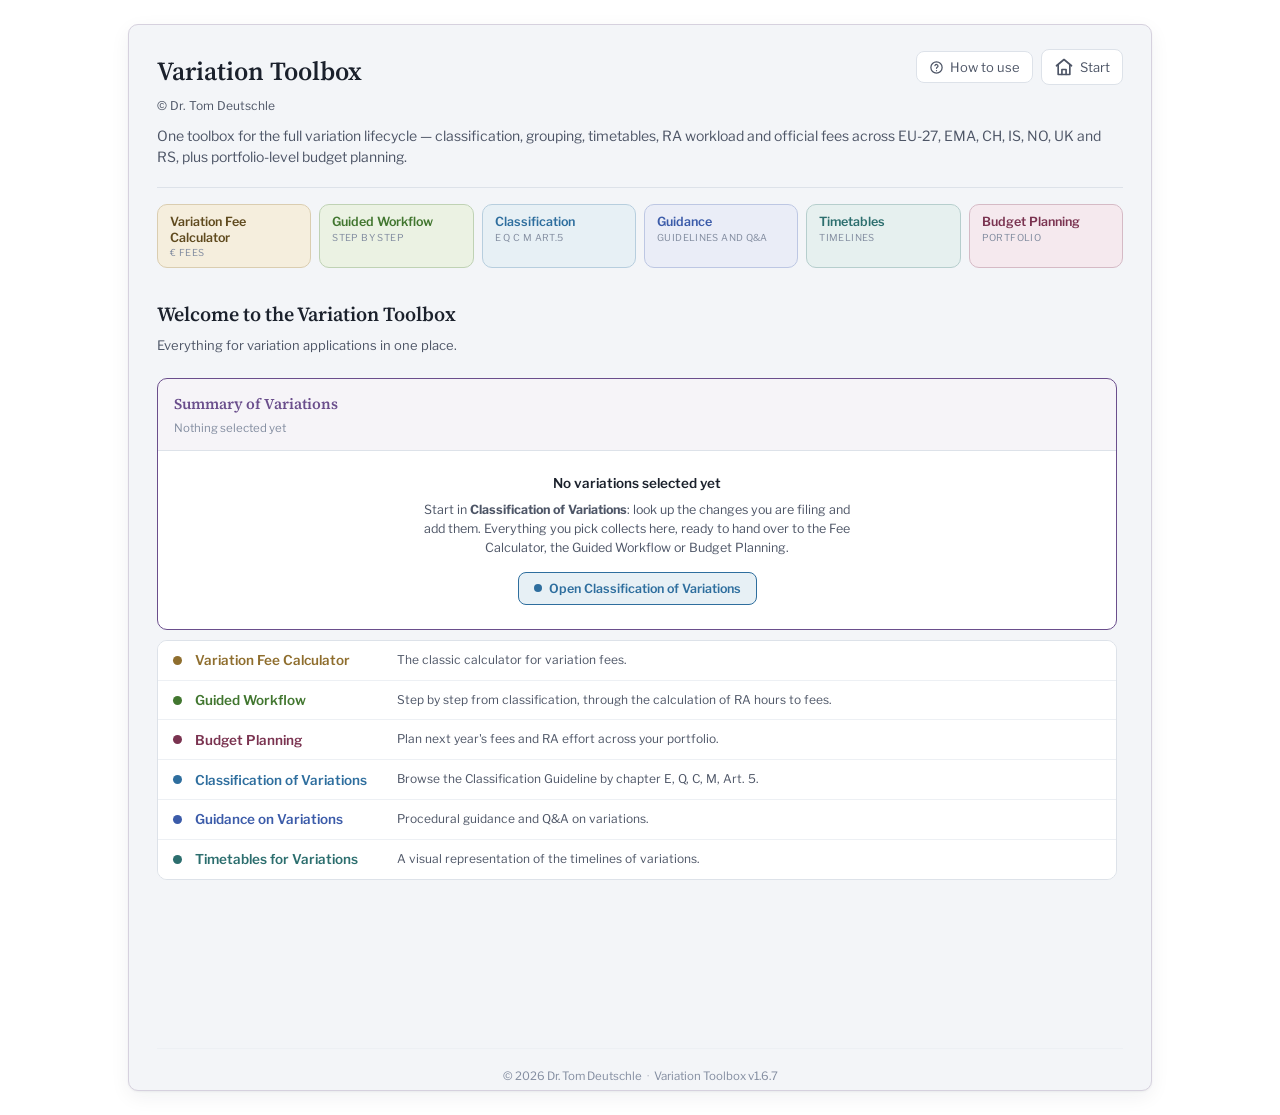
<file: test/manual/classification-codes-harness.html>
<!DOCTYPE html>
<html lang="en">
<head>
<meta charset="utf-8" />
<title>Classification codes — preview (v1.6.7)</title>
<link rel="stylesheet" href="https://fonts.googleapis.com/css2?family=Libre+Franklin:wght@300..700&amp;family=Source+Serif+4:opsz,wght@8..60,400..700&amp;family=IBM+Plex+Mono:wght@400;600;700&amp;display=swap" />
<link rel="stylesheet" href="../../variation-fee-calculator/assets/css/vcl-style.css?v=167" />
<link rel="stylesheet" href="../../variation-fee-calculator/assets/css/vcl-workload-style.css?v=167" />
<link rel="stylesheet" href="../../variation-fee-calculator/assets/css/vcl-workflow-style.css?v=167" />
<link rel="stylesheet" href="../../variation-fee-calculator/assets/css/vcl-guide-style.css?v=167" />
<link rel="stylesheet" href="../../variation-fee-calculator/assets/css/vcl-calc-style.css?v=167" />
<link rel="stylesheet" href="../../variation-fee-calculator/assets/css/vcl-budget-style.css?v=167" />
<style>body { margin: 0; background: #FFFFFF; }</style>
</head>
<body>
<script>
  /* Stand-in for wp_localize_script( 'vcl-app', 'VCL_CONFIG', ... ). Only the fields the app
     reads; countUrl is empty on purpose so the usage counter no-ops without a REST endpoint. */
  window.VCL_CONFIG = { calculatorUrl: "", workloadExcelUrl: "", contact: [], countUrl: "" };
</script>
	<div class="vcl-app" id="vcl-app">

	<div class="page-shell">

	<header class="app-header">
	  <div class="app-header__actions">
	    <button type="button" class="app-header__summary hidden" id="vcl-summaryHeaderBtn" aria-label="Show the summary of selected variations" title="Summary of selected variations">
	      <svg width="15" height="15" viewBox="0 0 24 24" fill="none" stroke="currentColor" stroke-width="2" stroke-linecap="round" stroke-linejoin="round"><path d="M8 6h11"/><path d="M8 12h11"/><path d="M8 18h11"/><path d="M3.5 6h.01"/><path d="M3.5 12h.01"/><path d="M3.5 18h.01"/></svg>
	      <span>Summary</span>
	      <span class="app-header__summary-count" id="vcl-summaryHeaderCount">0</span>
	    </button>
	    <button type="button" class="app-header__guide" id="vcl-guideBtn" aria-label="How to use this toolbox" title="How to use this toolbox">
	      <svg width="15" height="15" viewBox="0 0 24 24" fill="none" stroke="currentColor" stroke-width="2" stroke-linecap="round"><circle cx="12" cy="12" r="9"/><path d="M9.5 9a2.5 2.5 0 0 1 4.9.8c0 1.7-2.4 1.7-2.4 3.4"/><path d="M12 17h.01"/></svg>
	      <span>How to use</span>
	    </button>
	    <button type="button" class="app-header__home" id="vcl-homeBtn" aria-label="Back to start" title="Back to start">
	      <svg width="20" height="20" viewBox="0 0 24 24" fill="none" stroke="currentColor" stroke-width="2" stroke-linecap="round" stroke-linejoin="round"><path d="M3 10.5 12 3l9 7.5"/><path d="M5 9.5V21h14V9.5"/><path d="M9.5 21v-6h5v6"/></svg>
	      <span>Start</span>
	    </button>
	  </div>
	  <h1>Variation Toolbox</h1>
	  <p class="app-header__copyright">
	    &copy; Dr. Tom Deutschle
	    <!-- Filled by vcl-app.js (fillContactSlots): the address is assembled in the browser
	         so it never appears literally in the served HTML. Stays empty if none is set. -->
	    <span id="vcl-contactSlot"></span>
	  </p>
	  <p>
	    One toolbox for the full variation lifecycle &mdash; classification, grouping, timetables, RA
	    workload and official fees across EU-27, EMA, CH, IS, NO, UK and RS, plus portfolio-level
	    budget planning.
	  </p>
	</header>

	<nav class="tool-bar" id="vcl-toolBar" aria-label="Tools"></nav>

	<div class="layout">
	  <!-- Collapsed-tree rail: holds the "Show list" control while the browse column is hidden,
	       so re-opening the list never costs vertical space above the content. -->
	  <div class="tree-rail" id="vcl-treeRail"></div>

	  <div class="browse-col" id="vcl-browseCol">
	    <!-- Header row of the list: section label + the Hide-list toggle. Lives inside the column
	         (not in a row of its own above the grid) so collapsing the list never moves the
	         content up or down. Filled by renderTreeToggle() in vcl-app.js. -->
	    <div class="browse-col__head" id="vcl-browseColHead"></div>
	    <div class="search-box">
	      <input type="text" id="vcl-searchInput" placeholder="Search by code or keyword (i. e. shape, shelf, leaflet) ..." autocomplete="off" />
	    </div>
	    <div class="browse-tree" id="vcl-browseTree"></div>
	  </div>

	  <div class="detail-col" id="vcl-detailCol">
	    <!-- Populated by vcl-app.js (needs CLASSIFICATION_META for the reference text).
	         vcl-detailHead stays visible in both states (nothing selected / entry selected) so
	         the Reference/Last-updated note doesn't disappear once an entry is opened. -->
	    <div class="classification-head" id="vcl-detailHead"></div>
	    <div class="detail-empty" id="vcl-detailEmpty"></div>
	    <div class="hidden" id="vcl-detailPanel"></div>
	  </div>

	  <div class="summary-col hidden" id="vcl-summaryCol">
	    <div class="summary-header">
	      <div class="summary-header__top">
	        <div class="summary-header__info">
	          <h2 class="summary-header__title">Summary of Variations</h2>
	          <p class="summary-header__count" id="vcl-summaryCount"></p>
	        </div>
	        <div class="summary-header__actions">
	          <button type="button" id="vcl-summaryExpandAll">Expand all</button>
	          <button type="button" id="vcl-summaryCollapseAll">Collapse all</button>
	          <button type="button" id="vcl-summaryClearAll" class="summary-header__clear">Clear all</button>
	          <button type="button" id="vcl-summaryExportDocx">Export to .docx</button>
	          <button type="button" id="vcl-summaryPrint">Print</button>
	        </div>
	      </div>
	      <p class="summary-header__hint">Expand an item to review its conditions, documentation and &mdash; where available &mdash; an example wording for the application form's 'Precise scope' field.</p>
	    </div>
	    <div class="summary-list" id="vcl-summaryList"></div>
	    <div class="summary-footer">
	      <button type="button" id="vcl-summaryExportWorkflow" class="summary-footer__button summary-footer__button--workflow">Export to Guided Workflow &rarr;</button>
	      <button type="button" id="vcl-summaryExportBudget" class="summary-footer__button summary-footer__button--budget">Export to Budget Planning Tool &rarr;</button>
	      <button type="button" id="vcl-summaryExportCalculator" class="summary-footer__button">Export to Variation Fee Calculator &rarr;</button>
	    </div>
	  </div>

	  <div class="grouping-col hidden" id="vcl-groupingCol"></div>

	  <div class="grouping-col hidden" id="vcl-preciseScopeCol"></div>

	  <!-- Q&A on Variations: reuses .grouping-col (same grid cell, same one-of-many
	       visibility rule) -- only its inner qa-* markup is its own. -->
	  <div class="grouping-col hidden" id="vcl-qaCol"></div>

	  <div class="grouping-col hidden" id="vcl-pamCol"></div>

	  <!-- Art. 5 recommendations: the fifth Classification chapter, same shared grid cell. -->
	  <div class="grouping-col hidden" id="vcl-art5Col"></div>

	  <div class="timetables-col hidden" id="vcl-timetablesCol"></div>

	  <div class="workload-col hidden" id="vcl-workflowCol"></div>

	  <div class="budget-col hidden" id="vcl-budgetCol"></div>

	  <!-- Fee Calculator (embedded copy). The guide-style heading is rendered into
	       vcl-calcHead by vcl-app.js; the .vclcalc-app block below is the copied
	       calculator scaffold with its own header intentionally omitted. -->
	  <div class="calculator-col hidden" id="vcl-calculatorCol">
	    <!-- Shares the shared reference-header shape, but carries the Calculator's own gold
	         identity instead of the Classification blue (see .classification-head--calc). -->
	    <div class="classification-head classification-head--calc" id="vcl-calcHead"></div>
	    <div class="vclcalc-app" id="vclcalc-app">
	      <div class="rail" id="vclcalc-rail"></div>
	      <div id="vclcalc-stepContent"></div>
	      <div class="src">
	        <div class="fx-status-row">
	          <span id="vclcalc-fxStatus" style="font-family:var(--mono); font-size:11px; color:var(--ink-faint);"></span>
	        </div>
	      </div>
	    </div>
	  </div>
	</div>


	  <!-- Colophon: shown under every tool, since the whole app is one page. The version comes
	       from VFC_VERSION, so it is never maintained by hand; the copyright year opens at 2026
	       (the year the toolbox was written) and becomes a span once the current year moves on. -->
	  <p class="app-colophon">
	    &copy; 2026 Dr. Tom Deutschle
	    <span class="app-colophon__sep">&middot;</span>
	    Variation Toolbox <span class="app-colophon__ver">v1.6.7</span>
	  </p>
	</div>

	<div class="selection-bar hidden" id="vcl-selectionBar">
	  <div class="selection-bar__summary">
	    <button class="selection-bar__toggle" id="vcl-selectionToggle" aria-expanded="false">
	      <span class="selection-bar__chevron" id="vcl-selectionChevron">&#9656;</span>
	      <span id="vcl-selectionCount"></span>
	    </button>
	    <div class="selection-bar__buttons">
	      <button class="selection-bar__link" id="vcl-selectionViewSummary">Open summary →</button>
	      <button class="selection-bar__clear" id="vcl-selectionClear">Clear all</button>
	    </div>
	  </div>
	  <div class="selection-bar__list hidden" id="vcl-selectionList"></div>
	</div>

	<div class="hidden" id="vcl-guideModal"></div>

	</div>
<script src="../../variation-fee-calculator/assets/js/vcl-data.js?v=167"></script>
<script src="../../variation-fee-calculator/assets/js/vcl-qa-data.js?v=167"></script>
<script src="../../variation-fee-calculator/assets/js/vcl-pam-data.js?v=167"></script>
<script src="../../variation-fee-calculator/assets/js/vcl-art5-data.js?v=167"></script>
<script src="../../variation-fee-calculator/assets/js/vcl-usage.js?v=167"></script>
<script src="../../variation-fee-calculator/assets/js/vcl-app.js?v=167"></script>
<script src="../../variation-fee-calculator/assets/js/vcl-workload-data.js?v=167"></script>
<script src="../../variation-fee-calculator/assets/js/vcl-workload-hours-data.js?v=167"></script>
<script src="../../variation-fee-calculator/assets/js/vcl-workload-hours.js?v=167"></script>
<script src="../../variation-fee-calculator/assets/js/vcl-sg-logic.js?v=167"></script>
<script src="../../variation-fee-calculator/assets/js/vcl-timeline.js?v=167"></script>
<script src="../../variation-fee-calculator/assets/js/vcl-submission.js?v=167"></script>
<script src="../../variation-fee-calculator/assets/js/vcl-workflow.js?v=167"></script>
<script src="../../variation-fee-calculator/assets/js/vcl-guide.js?v=167"></script>
<script src="../../variation-fee-calculator/assets/js/vcl-annual-data.js?v=167"></script>
<script src="../../variation-fee-calculator/assets/js/vcl-budget-engine.js?v=167"></script>
<script src="../../variation-fee-calculator/assets/js/vcl-budget.js?v=167"></script>
<script src="../../variation-fee-calculator/assets/js/vcl-calc-data.js?v=167"></script>
<script src="../../variation-fee-calculator/assets/js/vcl-calc-app.js?v=167"></script>
</body>
</html>
</file>
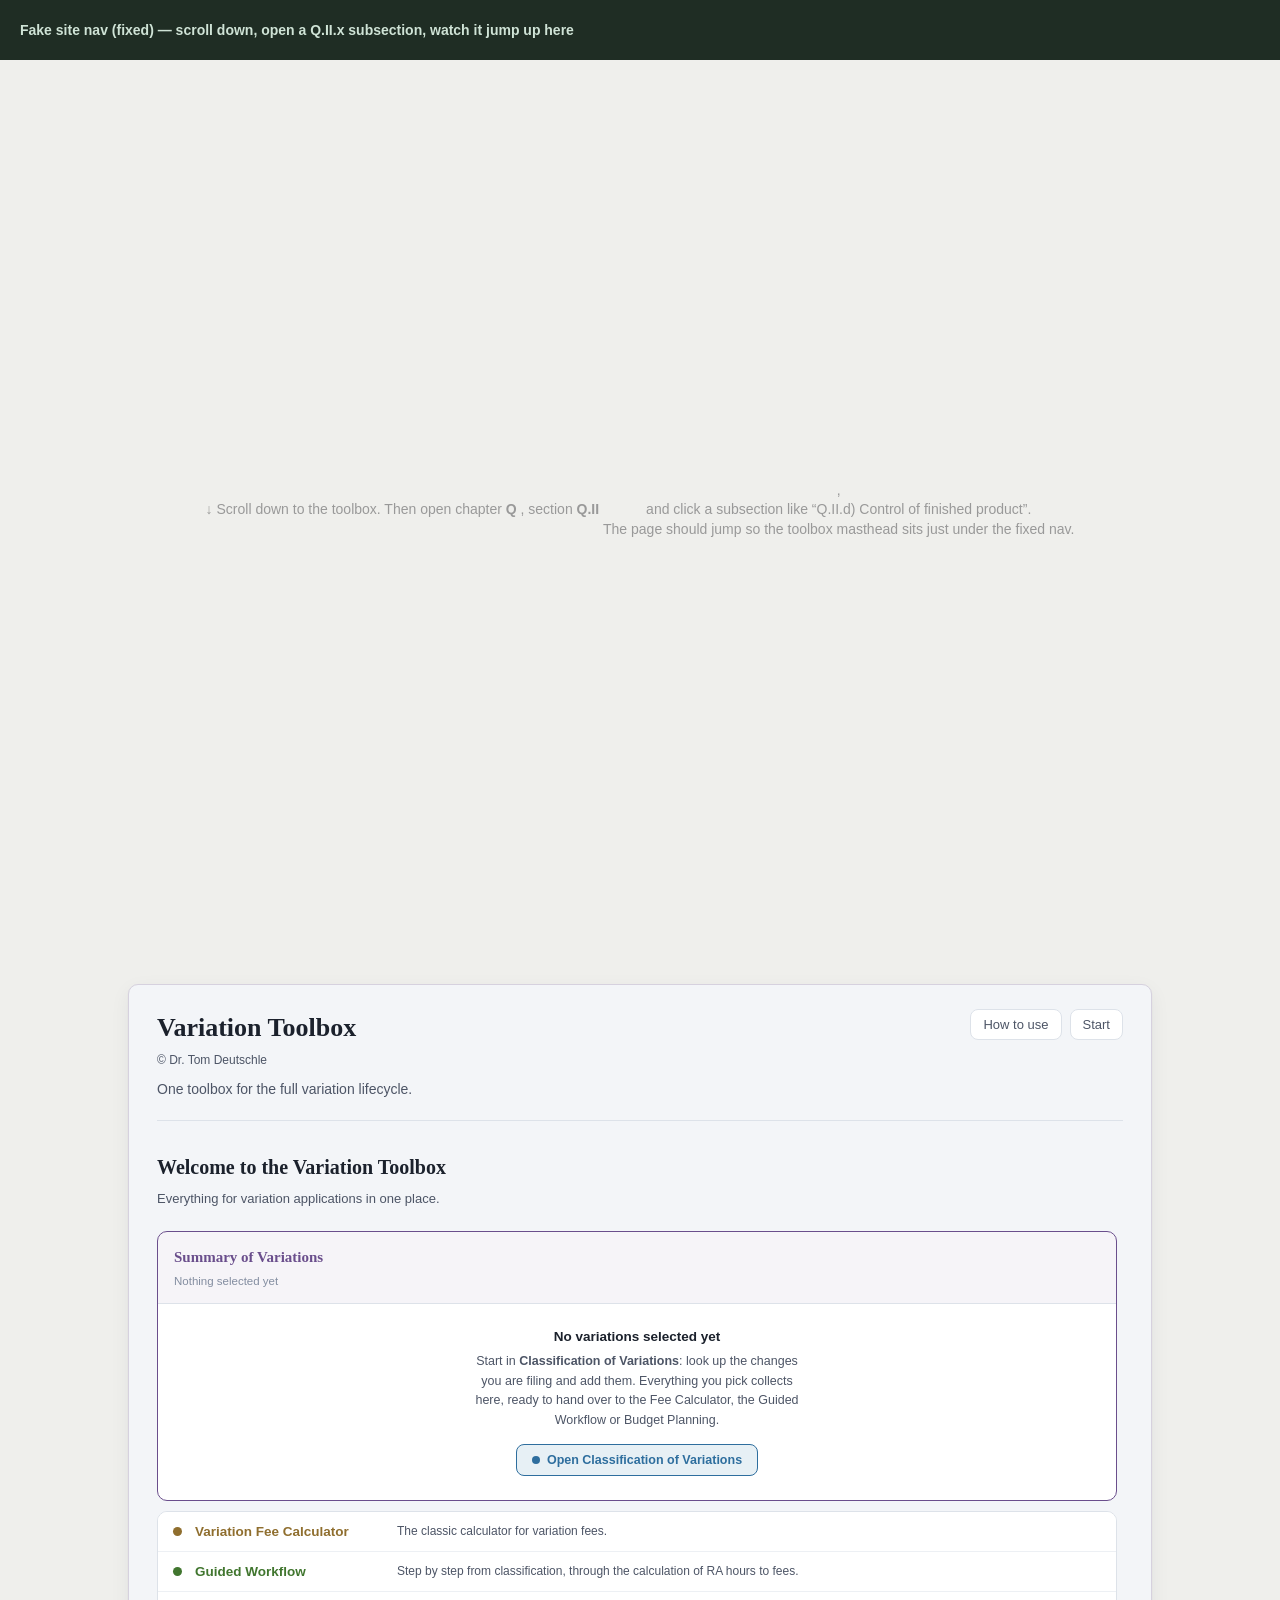
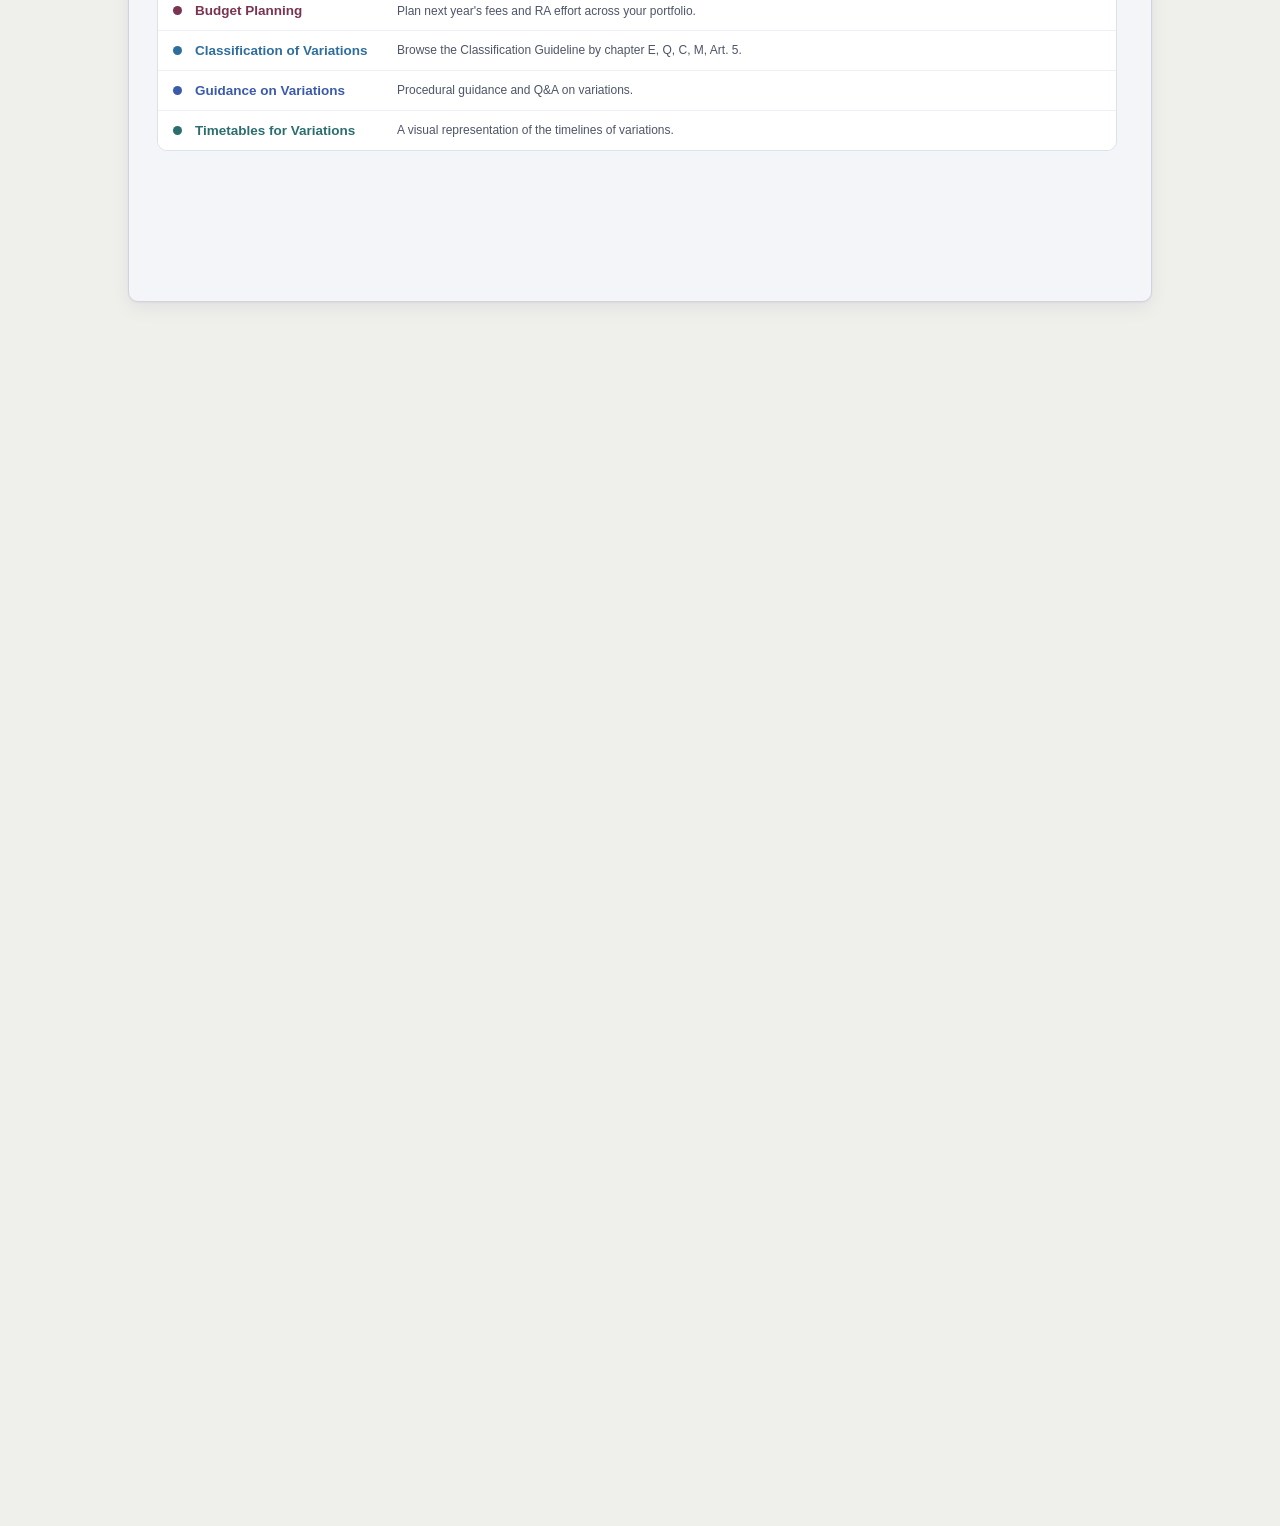
<file: test/manual/classification-harness.html>
<!DOCTYPE html>
<html lang="en">
<head>
<meta charset="utf-8" />
<title>Classification browser — preview (nav jump-to-top fix)</title>
<link rel="stylesheet" href="../../variation-fee-calculator/assets/css/vcl-style.css?v=137" />
<link rel="stylesheet" href="../../variation-fee-calculator/assets/css/vcl-calc-style.css?v=137" />
<link rel="stylesheet" href="../../variation-fee-calculator/assets/css/vcl-workflow-style.css?v=137" />
<link rel="stylesheet" href="../../variation-fee-calculator/assets/css/vcl-workload-style.css?v=137" />
<link rel="stylesheet" href="../../variation-fee-calculator/assets/css/vcl-budget-style.css?v=137" />
<link rel="stylesheet" href="../../variation-fee-calculator/assets/css/vcl-guide-style.css?v=137" />
<style>
  /* Simulate the site's fixed top nav (jumpToTop offsets by SITE_FIXED_NAV_HEIGHT=100). This lets
     us see the page actually scroll to the masthead on a nav click, as on the live site. */
  body { margin: 0; padding-top: 60px; background: #EFEFEC; }
  #fake-site-nav { position: fixed; top: 0; left: 0; right: 0; height: 60px; background:#1f2d24; color:#cfe3d6;
    display:flex; align-items:center; padding:0 20px; font:600 14px/1 -apple-system,sans-serif; z-index: 10000; }
  /* extra tall scroll space above so "jump to top" is visibly demonstrable */
  #spacer-top { height: 900px; display:flex; align-items:center; justify-content:center;
    color:#999; font:14px/1.4 -apple-system,sans-serif; text-align:center; }
</style>
</head>
<body>
  <div id="fake-site-nav">Fake site nav (fixed) — scroll down, open a Q.II.x subsection, watch it jump up here</div>
  <div id="spacer-top">↓ Scroll down to the toolbox. Then open chapter <b>&nbsp;Q&nbsp;</b>, section <b>&nbsp;Q.II&nbsp;</b>,<br>and click a subsection like “Q.II.d) Control of finished product”.<br>The page should jump so the toolbox masthead sits just under the fixed nav.</div>

  <div class="vcl-app" id="vcl-app">
  <div class="page-shell">
  <header class="app-header">
    <div class="app-header__actions">
      <button type="button" class="app-header__summary hidden" id="vcl-summaryHeaderBtn"><span>Summary</span><span class="app-header__summary-count" id="vcl-summaryHeaderCount">0</span></button>
      <button type="button" class="app-header__guide" id="vcl-guideBtn"><span>How to use</span></button>
      <button type="button" class="app-header__home" id="vcl-homeBtn"><span>Start</span></button>
    </div>
    <h1>Variation Toolbox</h1>
    <p class="app-header__copyright">&copy; Dr. Tom Deutschle <span id="vcl-contactSlot"></span></p>
    <p>One toolbox for the full variation lifecycle.</p>
  </header>
  <div class="layout">
    <div class="browse-col" id="vcl-browseCol">
      <div class="search-box"><input type="text" id="vcl-searchInput" placeholder="Search by code or keyword ..." autocomplete="off" /></div>
      <div class="browse-tree" id="vcl-browseTree"></div>
    </div>
    <div class="detail-col" id="vcl-detailCol">
      <div class="classification-head" id="vcl-detailHead"></div>
      <div class="detail-empty" id="vcl-detailEmpty"></div>
      <div class="hidden" id="vcl-detailPanel"></div>
    </div>
    <div class="summary-col hidden" id="vcl-summaryCol">
      <div class="summary-header"><div class="summary-header__top"><div class="summary-header__info"><h2 class="summary-header__title">Summary of Variations</h2><p class="summary-header__count" id="vcl-summaryCount"></p></div>
        <div class="summary-header__actions"><button type="button" id="vcl-summaryExpandAll">Expand all</button><button type="button" id="vcl-summaryCollapseAll">Collapse all</button><button type="button" id="vcl-summaryClearAll" class="summary-header__clear">Clear all</button><button type="button" id="vcl-summaryExportDocx">Export to .docx</button><button type="button" id="vcl-summaryPrint">Print</button></div></div>
        <p class="summary-header__hint"></p></div>
      <div class="summary-list" id="vcl-summaryList"></div>
      <div class="summary-footer"><button type="button" id="vcl-summaryExportWorkflow" class="summary-footer__button summary-footer__button--workflow">Export to Guided Workflow &rarr;</button><button type="button" id="vcl-summaryExportBudget" class="summary-footer__button summary-footer__button--budget">Export to Budget Planning Tool &rarr;</button><button type="button" id="vcl-summaryExportCalculator" class="summary-footer__button">Export to Variation Fee Calculator &rarr;</button></div>
    </div>
    <div class="grouping-col hidden" id="vcl-groupingCol"></div>
    <div class="grouping-col hidden" id="vcl-preciseScopeCol"></div>
    <div class="grouping-col hidden" id="vcl-qaCol"></div>
    <div class="grouping-col hidden" id="vcl-art5Col"></div>
    <div class="timetables-col hidden" id="vcl-timetablesCol"></div>
    <div class="workload-col hidden" id="vcl-workflowCol"></div>
    <div class="budget-col hidden" id="vcl-budgetCol"></div>
    <div class="calculator-col hidden" id="vcl-calculatorCol">
      <div class="classification-head" id="vcl-calcHead"></div>
      <div class="vclcalc-app" id="vclcalc-app"><div class="rail" id="vclcalc-rail"></div><div id="vclcalc-stepContent"></div><div class="src"><div class="fx-status-row"><span id="vclcalc-fxStatus"></span></div></div></div>
    </div>
  </div>
  </div>
  <div class="selection-bar hidden" id="vcl-selectionBar">
    <div class="selection-bar__summary"><button class="selection-bar__toggle" id="vcl-selectionToggle" aria-expanded="false"><span class="selection-bar__chevron" id="vcl-selectionChevron">&#9656;</span><span id="vcl-selectionCount"></span></button>
      <div class="selection-bar__buttons"><button class="selection-bar__link" id="vcl-selectionViewSummary">Open summary →</button><button class="selection-bar__clear" id="vcl-selectionClear">Clear all</button></div></div>
    <div class="selection-bar__list hidden" id="vcl-selectionList"></div>
  </div>
  <div class="hidden" id="vcl-guideModal"></div>
  </div>

  <div style="height:1200px"></div>

  <!-- Load order mirrors lookup.php's dependency graph. -->
  <script src="../../variation-fee-calculator/assets/js/vcl-data.js?v=137"></script>
  <script src="../../variation-fee-calculator/assets/js/vcl-qa-data.js?v=137"></script>
  <script src="../../variation-fee-calculator/assets/js/vcl-art5-data.js?v=137"></script>
  <script src="../../variation-fee-calculator/assets/js/vcl-calc-data.js?v=137"></script>
  <script src="../../variation-fee-calculator/assets/js/vcl-calc-app.js?v=137"></script>
  <script src="../../variation-fee-calculator/assets/js/vcl-workload-data.js?v=137"></script>
  <script src="../../variation-fee-calculator/assets/js/vcl-workload-hours-data.js?v=137"></script>
  <script src="../../variation-fee-calculator/assets/js/vcl-workload-hours.js?v=137"></script>
  <script src="../../variation-fee-calculator/assets/js/vcl-sg-logic.js?v=137"></script>
  <script src="../../variation-fee-calculator/assets/js/vcl-timeline.js?v=137"></script>
  <script src="../../variation-fee-calculator/assets/js/vcl-submission.js?v=137"></script>
  <script src="../../variation-fee-calculator/assets/js/vcl-annual-data.js?v=137"></script>
  <script src="../../variation-fee-calculator/assets/js/vcl-budget-engine.js?v=137"></script>
  <script src="../../variation-fee-calculator/assets/js/vcl-budget.js?v=137"></script>
  <script src="../../variation-fee-calculator/assets/js/vcl-workflow.js?v=137"></script>
  <script src="../../variation-fee-calculator/assets/js/vcl-app.js?v=137"></script>
</body>
</html>
</file>
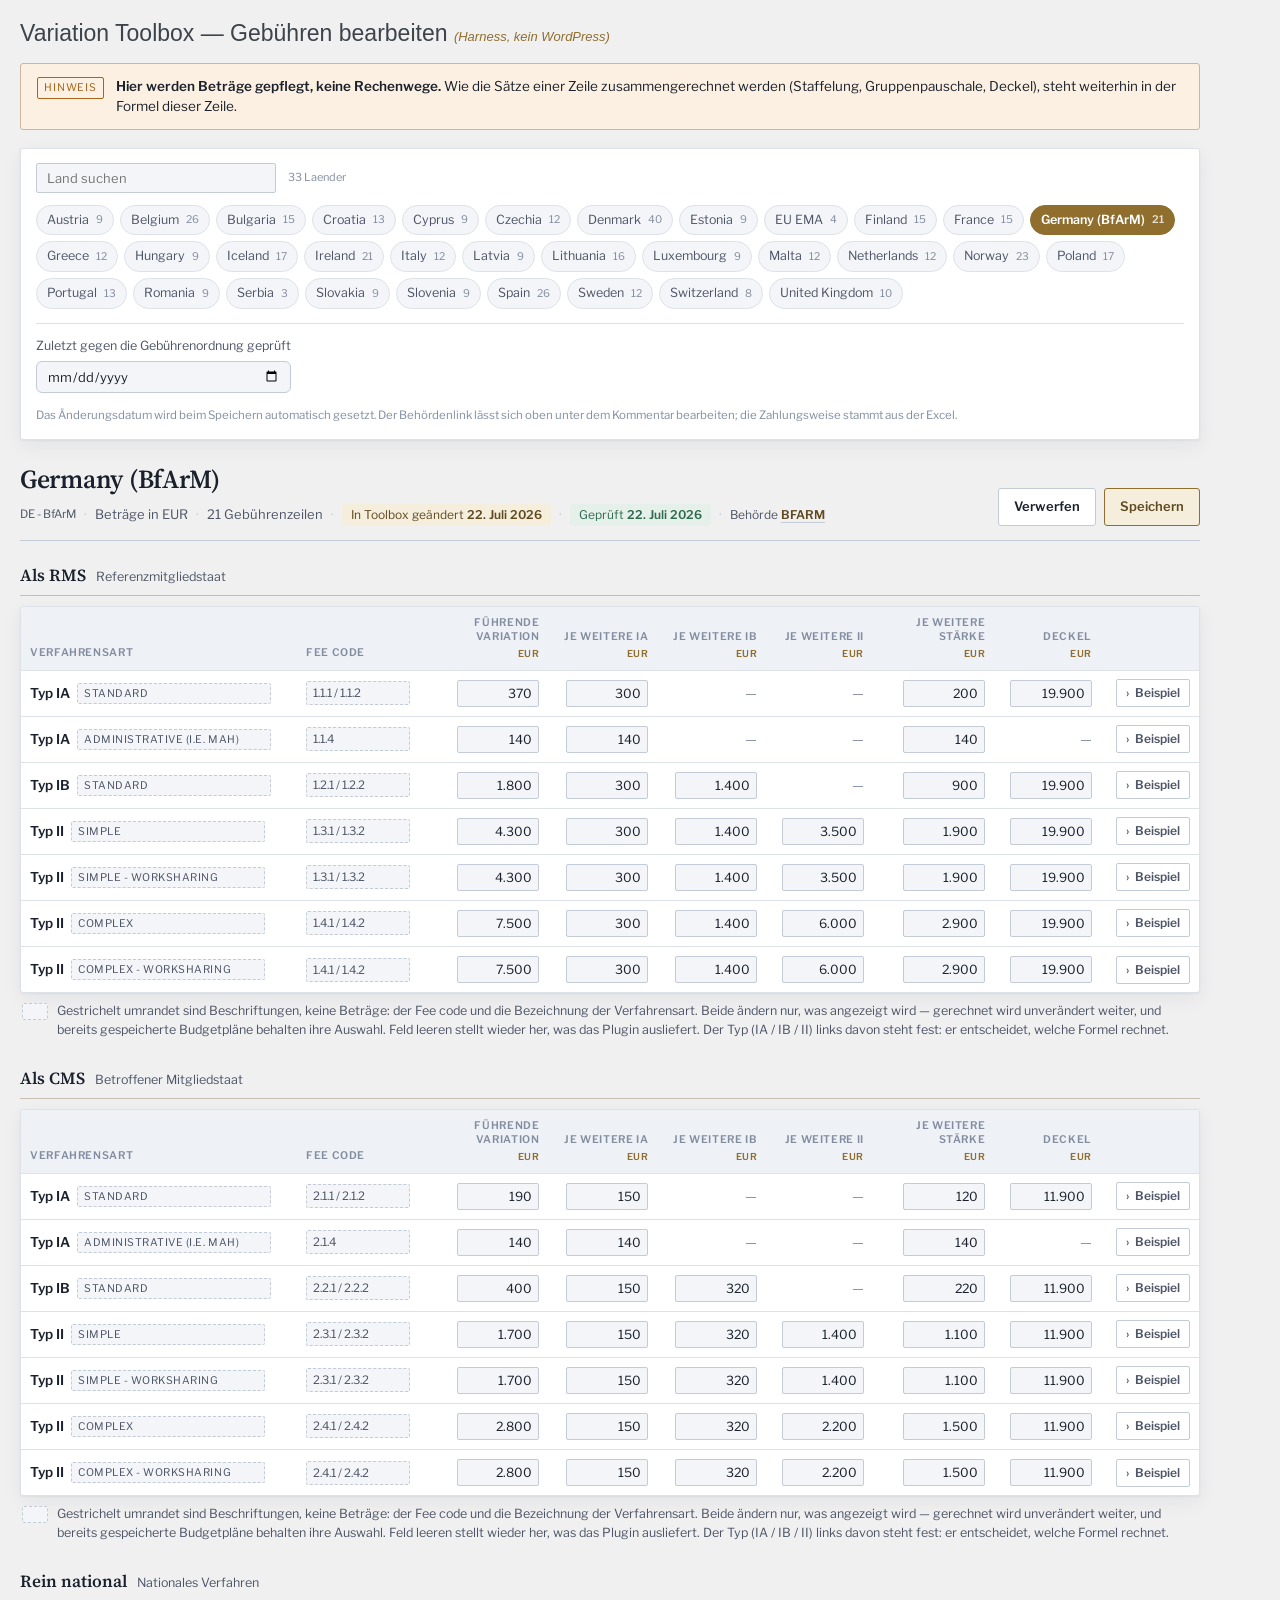
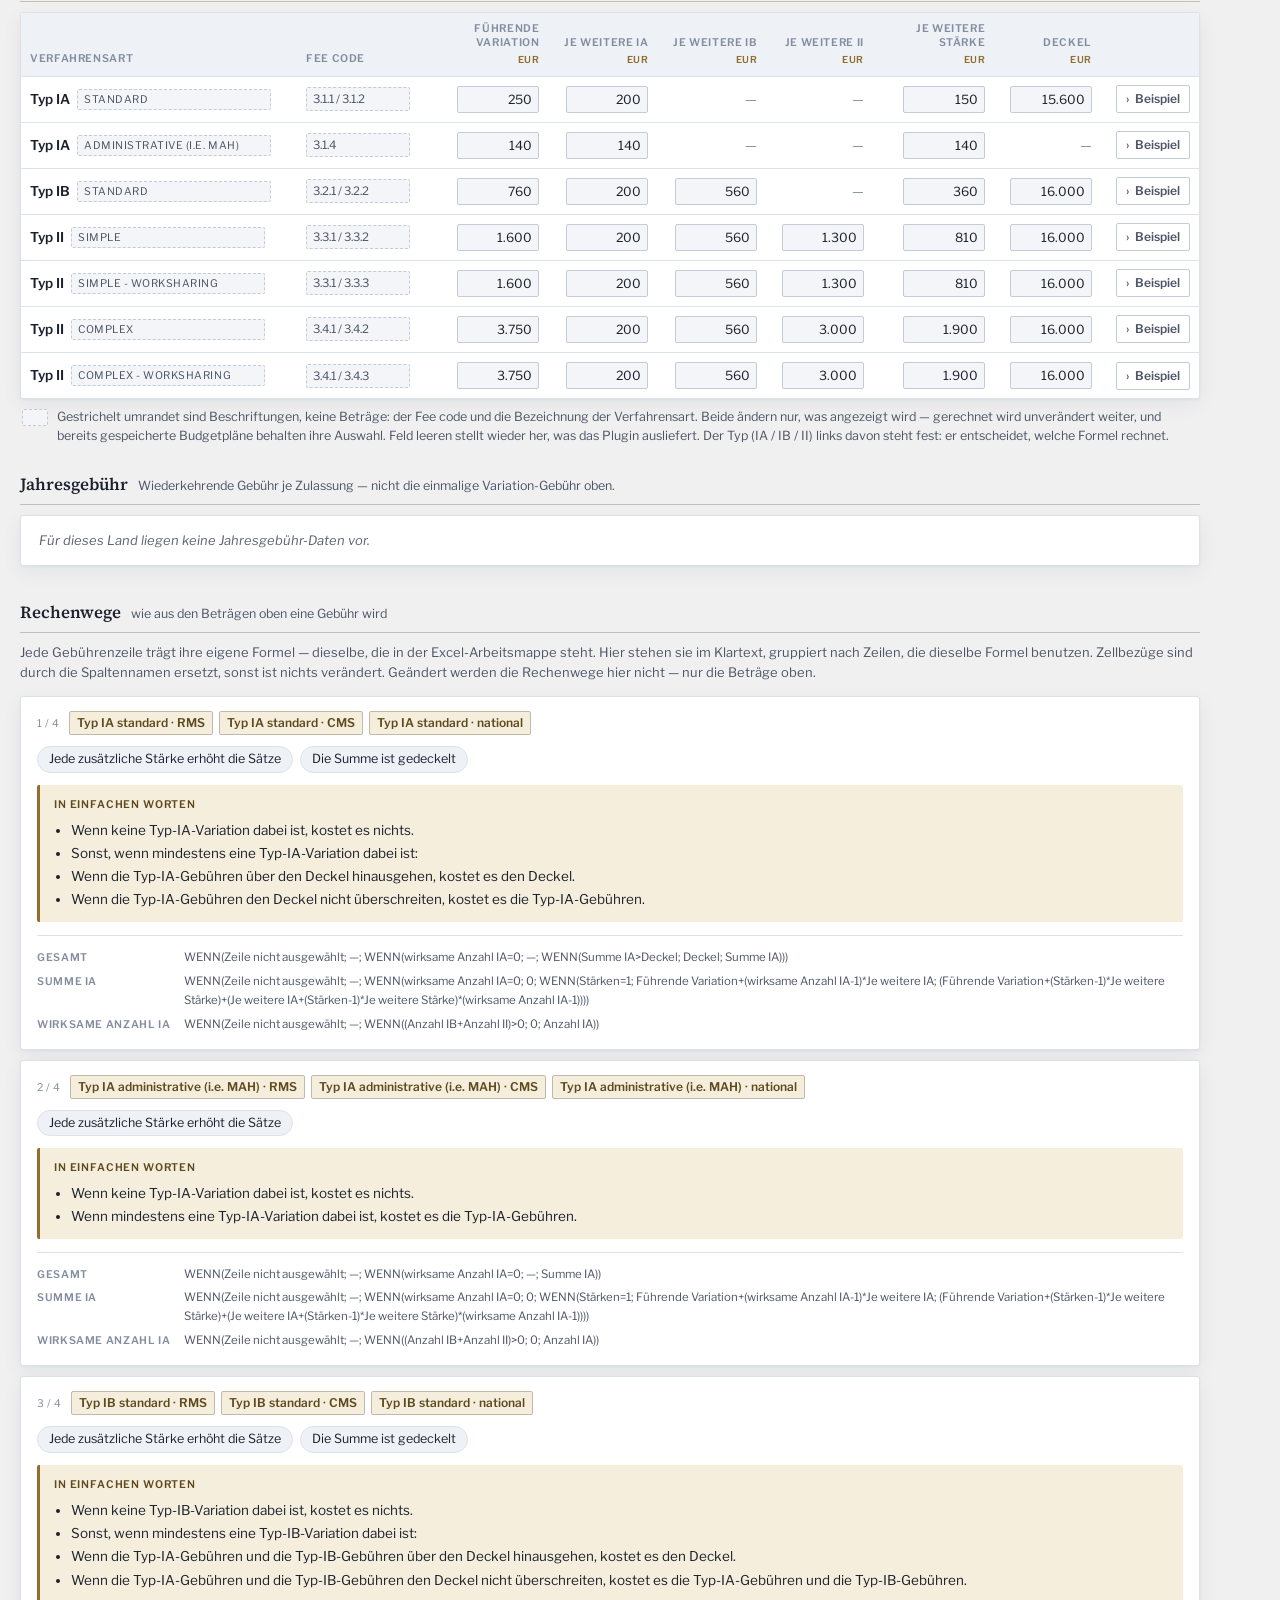
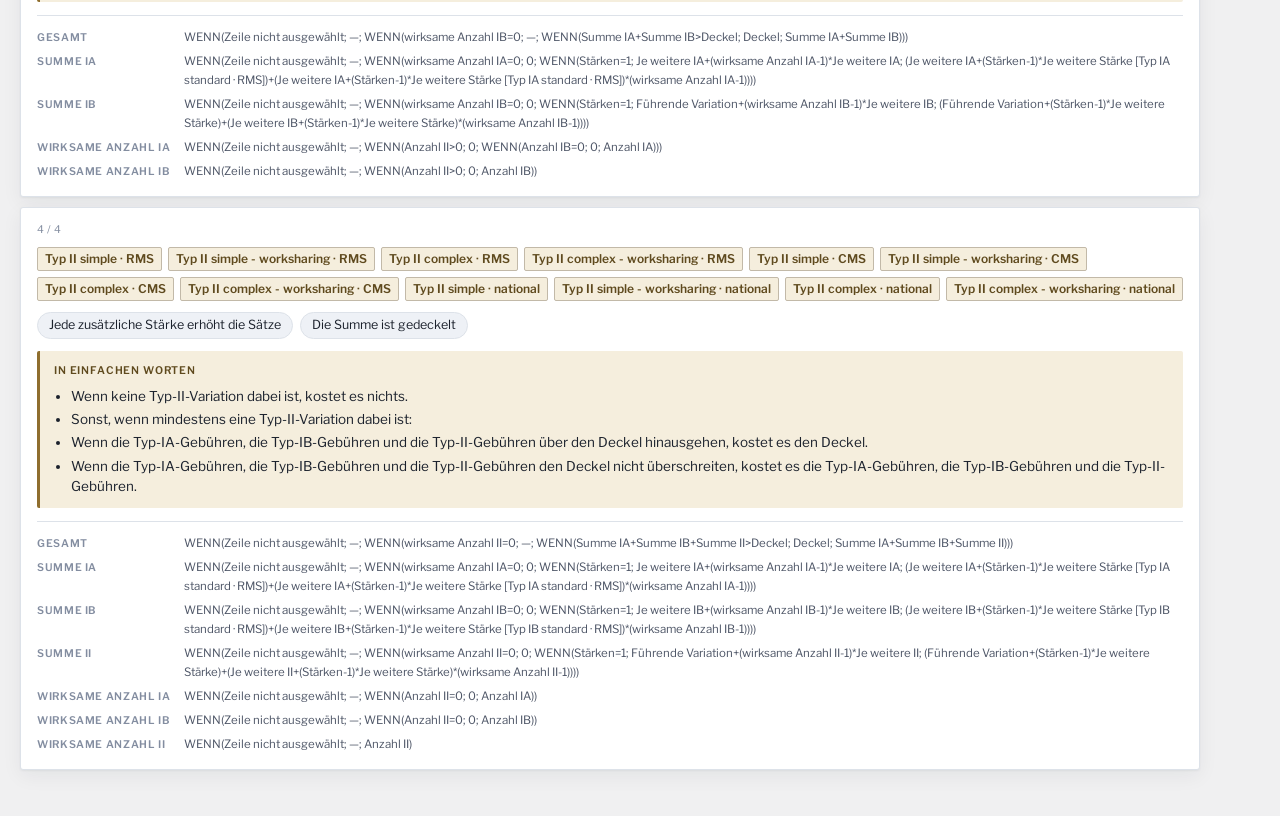
<file: test/manual/fee-editor-harness.html>
<!DOCTYPE html>
<html lang="de"><head><meta charset="utf-8">
<title>Gebühren-Editor harness</title>
<!--
  Mirrors the markup vcl_render_fee_editor() prints in wp-admin, so the editor
  can be driven without a WordPress install. Everything below the <form> is a
  copy of that function's output; the two scripts and the stylesheet are the
  real ones from the plugin.
-->
<style>
  body{margin:0;padding:20px;background:#f0f0f1;font:13px -apple-system,BlinkMacSystemFont,"Segoe UI",Roboto,sans-serif;color:#3c434a}
  .wrap{max-width:1240px}
  h1{font-size:23px;font-weight:400;margin:0 0 16px}
</style>
<link rel="stylesheet" href="https://fonts.googleapis.com/css2?family=Libre+Franklin:wght@400;500;600;700&family=Source+Serif+4:opsz,wght@8..60,400;8..60,600&display=swap">
<script>
  // Cache-busted like the other harnesses: a stale script has silently
  // invalidated more than one check here before.
  var VCLFE_BUST = Date.now();
  document.write('<link rel="stylesheet" href="../../variation-fee-calculator/assets/css/vcl-fee-editor.css?v=' + VCLFE_BUST + '">');
  // Stands in for wp_localize_script(). Set overrides here to test the
  // "already saved" state.
  window.VCLFE_CONFIG = { overrides: { rows: {}, points: {} }, startCountry: 'DE - BfArM' };
</script>
</head><body>

<div class="wrap">
  <h1>Variation Toolbox — Gebühren bearbeiten <em style="font-size:13px;color:#8f6e2e">(Harness, kein WordPress)</em></h1>

  <div id="vclfe-root">

    <div class="vclfe-note">
      <span class="vclfe-note__tag">Hinweis</span>
      <div>
        <b>Hier werden Beträge gepflegt, keine Rechenwege.</b>
        Wie die Sätze einer Zeile zusammengerechnet werden (Staffelung, Gruppenpauschale,
        Deckel), steht weiterhin in der Formel dieser Zeile.
      </div>
    </div>

    <form onsubmit="event.preventDefault(); console.log('payload', document.getElementById('vclfe-payload').value);">
      <input type="hidden" name="vclfe_payload" id="vclfe-payload" value="">

      <nav id="vclfe-picker" class="vclfe-picker" aria-label="Land wählen"></nav>

      <header class="vclfe-masthead">
        <div>
          <h2 id="vclfe-title">—</h2>
          <p class="vclfe-meta" id="vclfe-meta"></p>
        </div>
        <div class="vclfe-actions">
          <span class="vclfe-dirty" id="vclfe-editcount"></span>
          <button type="button" class="vclfe-btn" id="vclfe-reset">Verwerfen</button>
          <button type="submit" class="vclfe-btn vclfe-btn--primary">Speichern</button>
        </div>
      </header>

      <div id="vclfe-savebar"></div>

      <div class="vclfe-layout">
        <main id="vclfe-main"></main>
      </div>
    </form>
  </div>

  <!-- vcl-calc-app.js binds these on load -->
  <div hidden aria-hidden="true">
    <div id="vclcalc-app"></div><div id="vclcalc-rail"></div><div id="vclcalc-stepContent"></div>
    <div id="vclcalc-fxStatus"></div><div id="vclcalc-headerTag"></div><div id="vclcalc-typeCounters"></div>
    <div id="vclcalc-countryDetailList"></div><div id="vclcalc-specialPanel"></div>
    <div id="vclcalc-specialBlocks"></div><div id="vclcalc-changelogPanel"></div>
    <div id="vclcalc-haWebsitesPanel"></div><div id="vclcalc-strengthsNote"></div>
    <input id="vclcalc-countrySearch">
    <button id="vclcalc-selectAll"></button><button id="vclcalc-resetSelection"></button>
    <button id="vclcalc-restart"></button><button id="vclcalc-strengthsReset"></button>
    <button id="vclcalc-toStep2"></button><button id="vclcalc-toStep3"></button>
    <button id="vclcalc-toResult"></button><button id="vclcalc-back1"></button>
    <button id="vclcalc-back2"></button><button id="vclcalc-back3"></button>
    <button id="vclcalc-toggleChangelog"></button><button id="vclcalc-toggleHaWebsites"></button>
  </div>
</div>

<script>
  ['vcl-calc-data.js', 'vcl-calc-app.js', 'vcl-fee-editor.js'].forEach(function (f) {
    document.write('<script src="../../variation-fee-calculator/assets/js/' + f + '?v=' + VCLFE_BUST + '"><\/script>');
  });
</script>

</body></html>
</file>
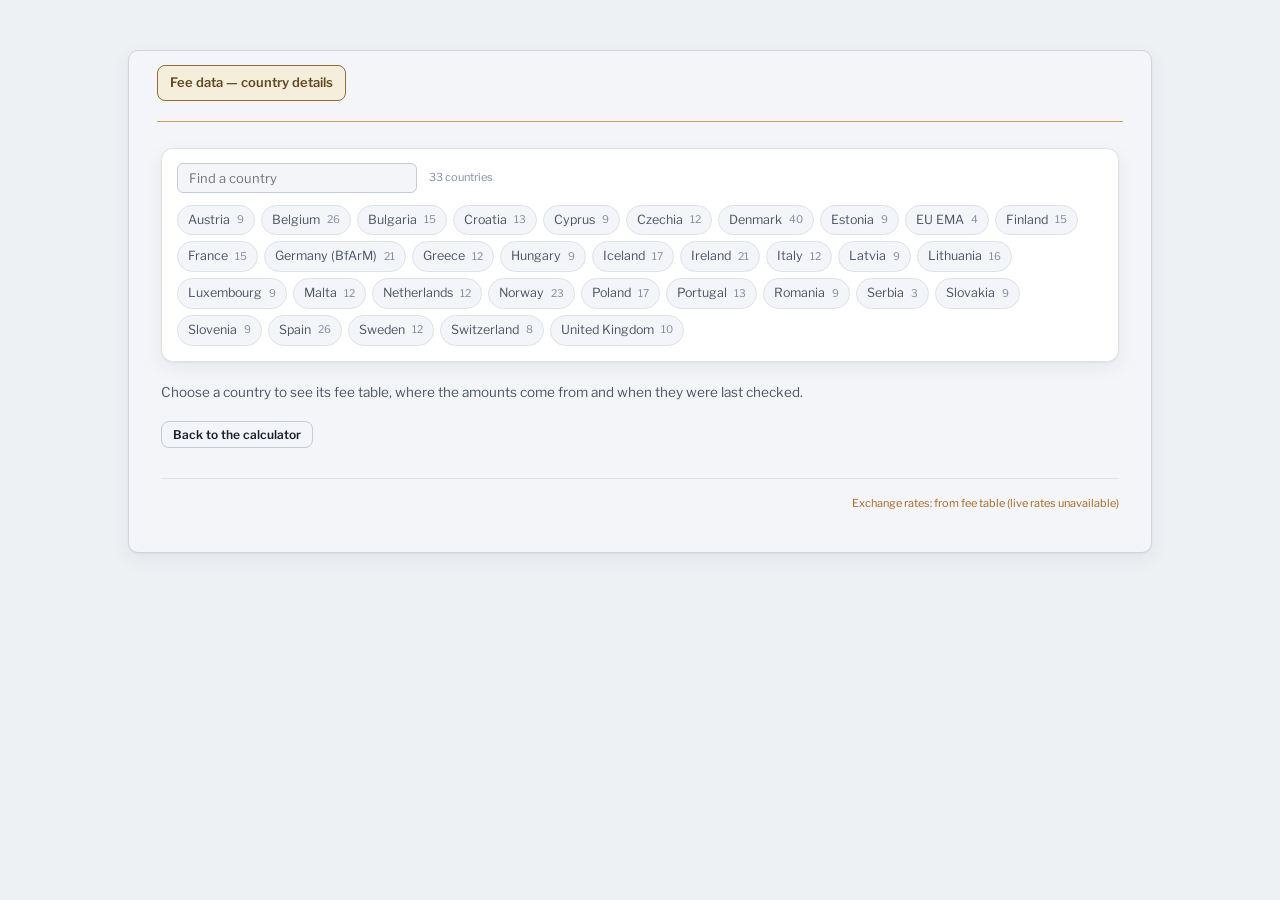
<file: test/manual/feedata-harness.html>
<!DOCTYPE html>
<html lang="en"><head><meta charset="utf-8">
<title>Fee data page harness</title>
<!--
  Drives the public fee-data page (appState.step === 'feedata') without a
  WordPress install: the .vclcalc-app scaffold below is a copy of the block
  vcl_lookup_shortcode() prints, plus the calculator heading the guide renders
  into #vcl-calcHead. Stylesheets and scripts are the real ones.
-->
<link rel="stylesheet" href="https://fonts.googleapis.com/css2?family=Libre+Franklin:wght@400;500;600;700&family=Source+Serif+4:opsz,wght@8..60,400;8..60,600&display=swap">
<style>body{margin:0;padding:26px;background:#eef1f4}.wrap{max-width:1240px;margin:0 auto}</style>
<script>
  var BUST = Date.now();
  ['vcl-style','vcl-workload-style','vcl-calc-style'].forEach(function (n) {
    document.write('<link rel="stylesheet" href="../../variation-fee-calculator/assets/css/' + n + '.css?v=' + BUST + '">');
  });
</script>
</head><body>
<div class="wrap vcl-app">
  <div class="classification-head classification-head--calc" id="vcl-calcHead"></div>
  <div class="vclcalc-app" id="vclcalc-app">
    <div class="rail" id="vclcalc-rail"></div>
    <div id="vclcalc-stepContent"></div>
    <div class="src"><div class="fx-status-row">
      <span id="vclcalc-fxStatus" style="font-family:var(--mono);font-size:11px"></span>
    </div></div>
  </div>
</div>
<script>
  document.write('<scr'+'ipt src="../../variation-fee-calculator/assets/js/vcl-calc-data.js?v='+BUST+'"></scr'+'ipt>');
  document.write('<scr'+'ipt src="../../variation-fee-calculator/assets/js/vcl-feedata.js?v='+BUST+'"></scr'+'ipt>');
  document.write('<scr'+'ipt src="../../variation-fee-calculator/assets/js/vcl-calc-app.js?v='+BUST+'"></scr'+'ipt>');
</script>
<script>
  // The guide normally prints this button; here it only has to reach the page.
  document.getElementById('vcl-calcHead').innerHTML =
    '<p class="calc-head-actions"><button type="button" class="calc-feedata-btn" id="vcl-calcFeeDataBtn">Fee data &mdash; country details</button></p>';
  document.getElementById('vcl-calcFeeDataBtn').addEventListener('click', function () {
    window.VCLCALC.openFeeData();
  });
  window.VCLCALC.openFeeData();
</script>
</body></html>
</file>
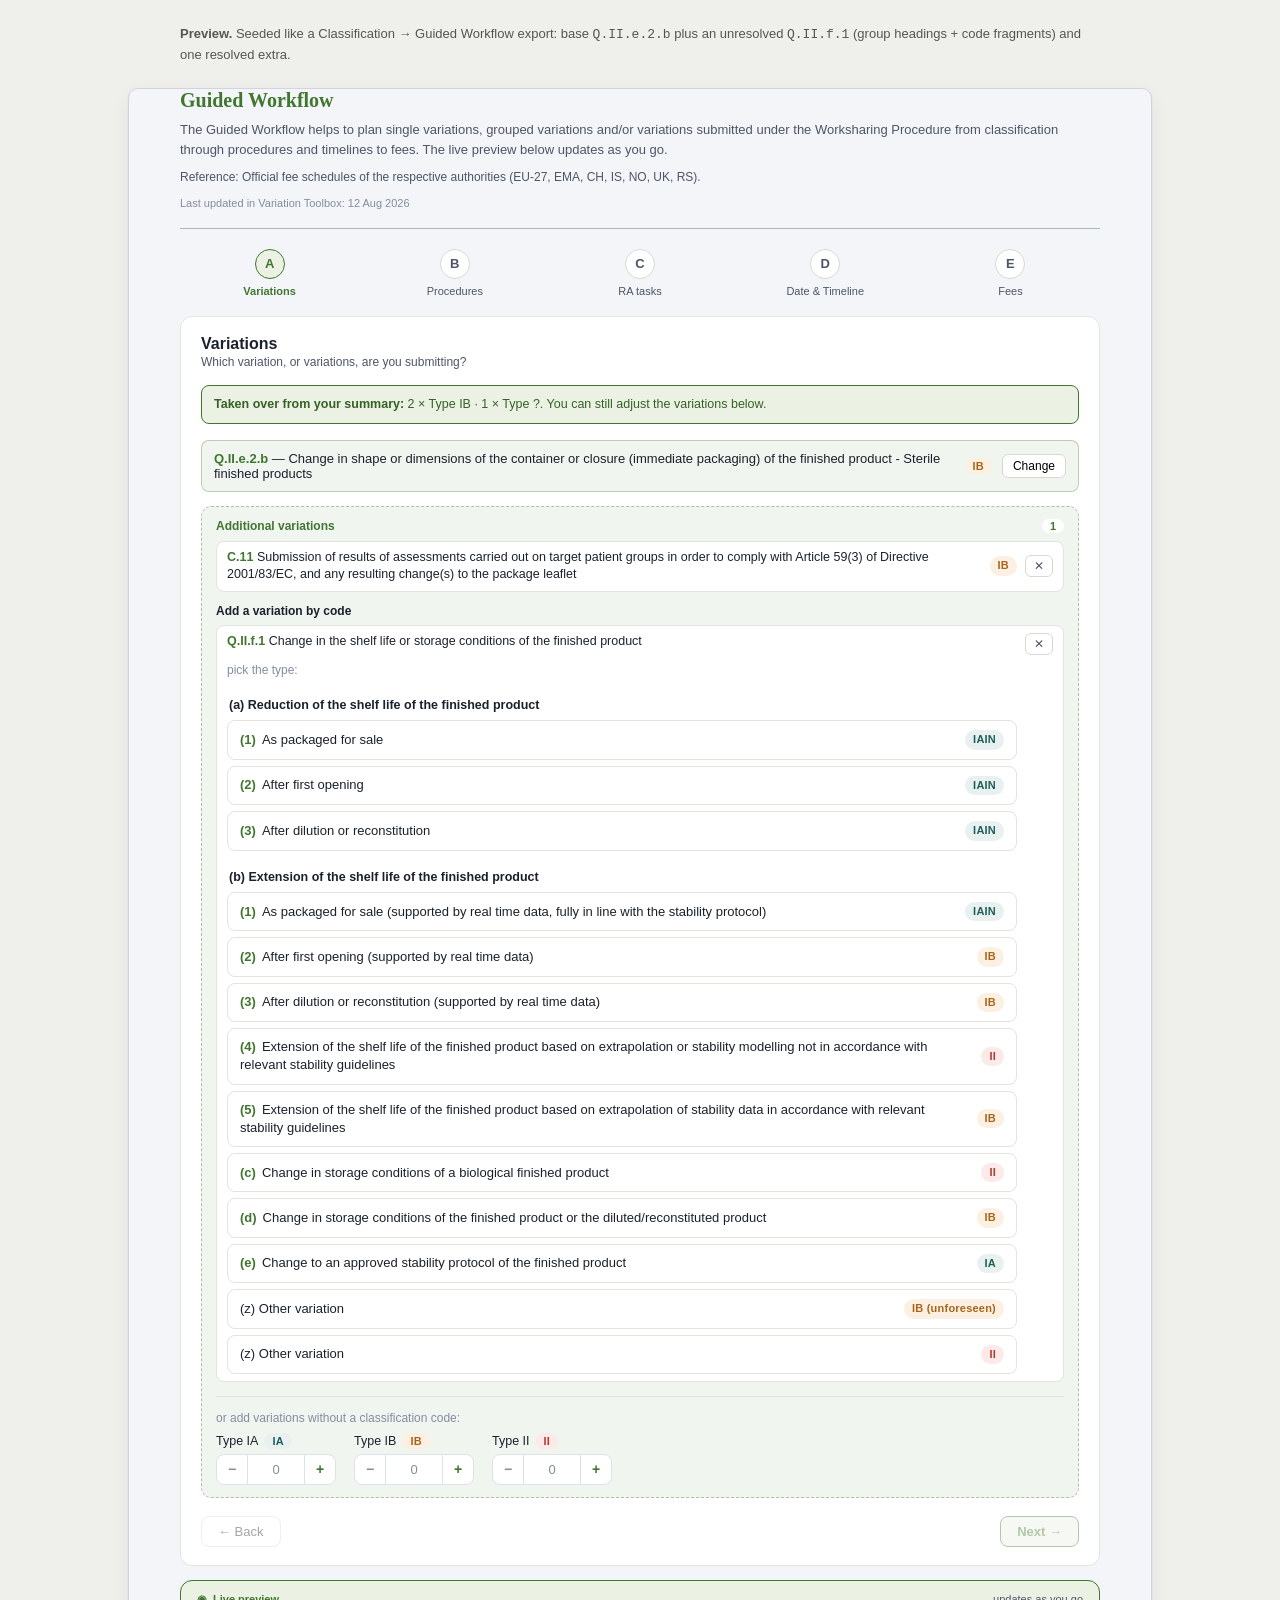
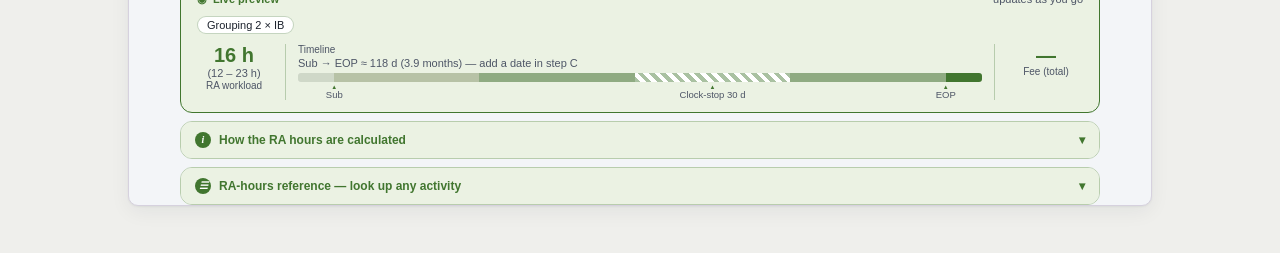
<file: test/manual/gw-codes-harness.html>
<!DOCTYPE html>
<html lang="en">
<head>
<meta charset="utf-8" />
<title>Guided Workflow — preview (v1.24.0 codes, names, type counters)</title>
<link rel="stylesheet" href="../../variation-fee-calculator/assets/css/vcl-style.css?v=137" />
<link rel="stylesheet" href="../../variation-fee-calculator/assets/css/vcl-calc-style.css?v=137" />
<link rel="stylesheet" href="../../variation-fee-calculator/assets/css/vcl-workflow-style.css?v=137" />
<link rel="stylesheet" href="../../variation-fee-calculator/assets/css/vcl-workload-style.css?v=137" />
<link rel="stylesheet" href="../../variation-fee-calculator/assets/css/vcl-ra-tasks.css?v=137" />
<style>
  body { margin: 0; padding: 24px; background: #EFEFEC; font-family: -apple-system, sans-serif; }
  .vclcalc-app { display: none; } /* hidden calculator DOM so vcl-calc-app.js finds its hooks */
  #vcl-wf-col { max-width: 920px; margin: 0 auto; }
  .note { max-width: 920px; margin: 0 auto 16px; font: 13px/1.5 -apple-system, sans-serif; color:#555; }
</style>
</head>
<body>
  <p class="note"><b>Preview.</b> Seeded like a Classification&nbsp;→&nbsp;Guided Workflow export:
  base <code>Q.II.e.2.b</code> plus an unresolved <code>Q.II.f.1</code> (group headings + code fragments) and one resolved extra.</p>
  <div class="vcl-app">
    <div id="vcl-wf-col"></div>
    <div class="vclcalc-app" id="vclcalc-app">
      <div class="rail" id="vclcalc-rail"></div>
      <div id="vclcalc-stepContent"></div>
      <div class="src"><div class="fx-status-row"><span id="vclcalc-fxStatus"></span></div></div>
    </div>
  </div>

  <script src="../../variation-fee-calculator/assets/js/vcl-data.js?v=137"></script>
  <script src="../../variation-fee-calculator/assets/js/vcl-qa-data.js?v=137"></script>
  <script src="../../variation-fee-calculator/assets/js/vcl-art5-data.js?v=137"></script>
  <script src="../../variation-fee-calculator/assets/js/vcl-calc-data.js?v=137"></script>
  <script src="../../variation-fee-calculator/assets/js/vcl-calc-app.js?v=137"></script>
  <script src="../../variation-fee-calculator/assets/js/vcl-workload-data.js?v=137"></script>
  <script src="../../variation-fee-calculator/assets/js/vcl-workload-hours-data.js?v=137"></script>
  <script src="../../variation-fee-calculator/assets/js/vcl-workload-hours.js?v=137"></script>
  <script src="../../variation-fee-calculator/assets/js/vcl-sg-logic.js?v=137"></script>
  <script src="../../variation-fee-calculator/assets/js/vcl-timeline.js?v=137"></script>
  <script src="../../variation-fee-calculator/assets/js/vcl-ra-tasks-ui.js?v=137"></script>
  <script src="../../variation-fee-calculator/assets/js/vcl-submission.js?v=137"></script>
  <script src="../../variation-fee-calculator/assets/js/vcl-workflow.js?v=137"></script>
  <script>
    window.VCL_WORKFLOW.render(document.getElementById("vcl-wf-col"));
    // Reproduce the reported export scenario: one Type II base + five extra variations
    // (4 x Type IB, 1 x Type IB default), matching the screenshot's tally.
    window.VCL_WORKFLOW.prefill({ variations: [
      { code: "Q.II.e.2", variantId: "b", type: "IB" },
      { code: "Q.II.f.1", variantId: undefined, type: null },
      { code: "C.11",     variantId: undefined, type: "IB" }
    ] });
  </script>
</body>
</html>
</file>
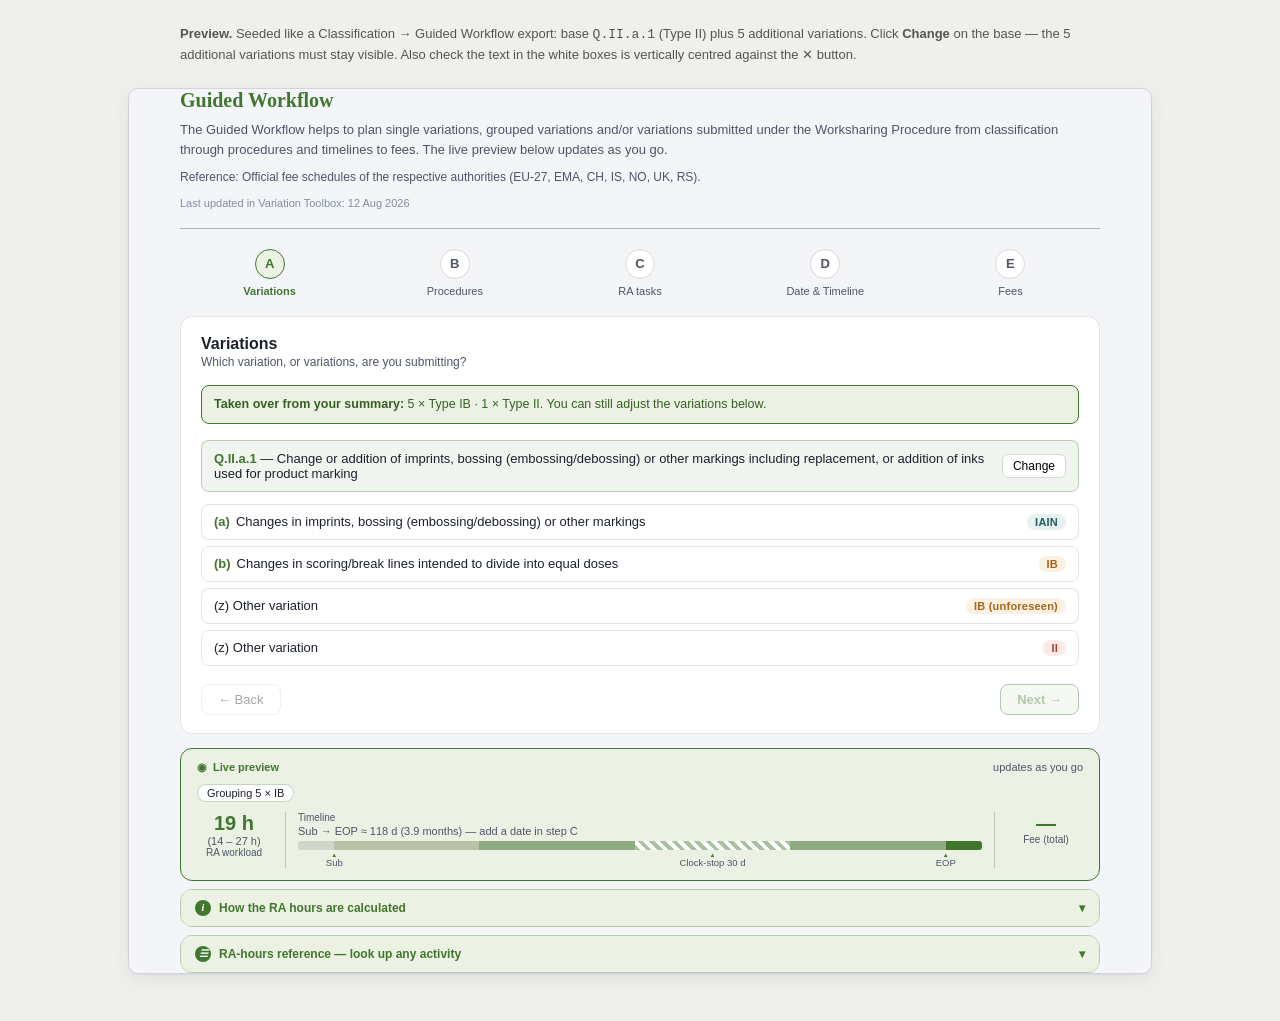
<file: test/manual/gw-harness.html>
<!DOCTYPE html>
<html lang="en">
<head>
<meta charset="utf-8" />
<title>Guided Workflow — preview (Change + row alignment fixes)</title>
<link rel="stylesheet" href="../../variation-fee-calculator/assets/css/vcl-style.css?v=137" />
<link rel="stylesheet" href="../../variation-fee-calculator/assets/css/vcl-calc-style.css?v=137" />
<link rel="stylesheet" href="../../variation-fee-calculator/assets/css/vcl-workflow-style.css?v=137" />
<link rel="stylesheet" href="../../variation-fee-calculator/assets/css/vcl-workload-style.css?v=137" />
<style>
  body { margin: 0; padding: 24px; background: #EFEFEC; font-family: -apple-system, sans-serif; }
  .vclcalc-app { display: none; } /* hidden calculator DOM so vcl-calc-app.js finds its hooks */
  #vcl-wf-col { max-width: 920px; margin: 0 auto; }
  .note { max-width: 920px; margin: 0 auto 16px; font: 13px/1.5 -apple-system, sans-serif; color:#555; }
</style>
</head>
<body>
  <p class="note"><b>Preview.</b> Seeded like a Classification&nbsp;→&nbsp;Guided Workflow export:
  base <code>Q.II.a.1</code> (Type&nbsp;II) plus 5 additional variations. Click <b>Change</b> on the
  base — the 5 additional variations must stay visible. Also check the text in the white boxes is
  vertically centred against the ✕ button.</p>
  <div class="vcl-app">
    <div id="vcl-wf-col"></div>
    <div class="vclcalc-app" id="vclcalc-app">
      <div class="rail" id="vclcalc-rail"></div>
      <div id="vclcalc-stepContent"></div>
      <div class="src"><div class="fx-status-row"><span id="vclcalc-fxStatus"></span></div></div>
    </div>
  </div>

  <script src="../../variation-fee-calculator/assets/js/vcl-data.js?v=137"></script>
  <script src="../../variation-fee-calculator/assets/js/vcl-qa-data.js?v=137"></script>
  <script src="../../variation-fee-calculator/assets/js/vcl-art5-data.js?v=137"></script>
  <script src="../../variation-fee-calculator/assets/js/vcl-calc-data.js?v=137"></script>
  <script src="../../variation-fee-calculator/assets/js/vcl-calc-app.js?v=137"></script>
  <script src="../../variation-fee-calculator/assets/js/vcl-workload-data.js?v=137"></script>
  <script src="../../variation-fee-calculator/assets/js/vcl-workload-hours-data.js?v=137"></script>
  <script src="../../variation-fee-calculator/assets/js/vcl-workload-hours.js?v=137"></script>
  <script src="../../variation-fee-calculator/assets/js/vcl-sg-logic.js?v=137"></script>
  <script src="../../variation-fee-calculator/assets/js/vcl-timeline.js?v=137"></script>
  <script src="../../variation-fee-calculator/assets/js/vcl-submission.js?v=137"></script>
  <script src="../../variation-fee-calculator/assets/js/vcl-workflow.js?v=137"></script>
  <script>
    window.VCL_WORKFLOW.render(document.getElementById("vcl-wf-col"));
    // Reproduce the reported export scenario: one Type II base + five extra variations
    // (4 x Type IB, 1 x Type IB default), matching the screenshot's tally.
    window.VCL_WORKFLOW.prefill({ variations: [
      { code: "Q.II.a.1", variantId: undefined, type: "II" },
      { code: "E.1",      variantId: undefined, type: "IB" },
      { code: "Q.II.a.2", variantId: undefined, type: "IB" },
      { code: "Q.II.a.2", variantId: undefined, type: "IB" },
      { code: "Q.II.a.2", variantId: undefined, type: "IB" },
      { code: "Q.II.e.1", variantId: undefined, type: "IB" }
    ] });
  </script>
</body>
</html>
</file>
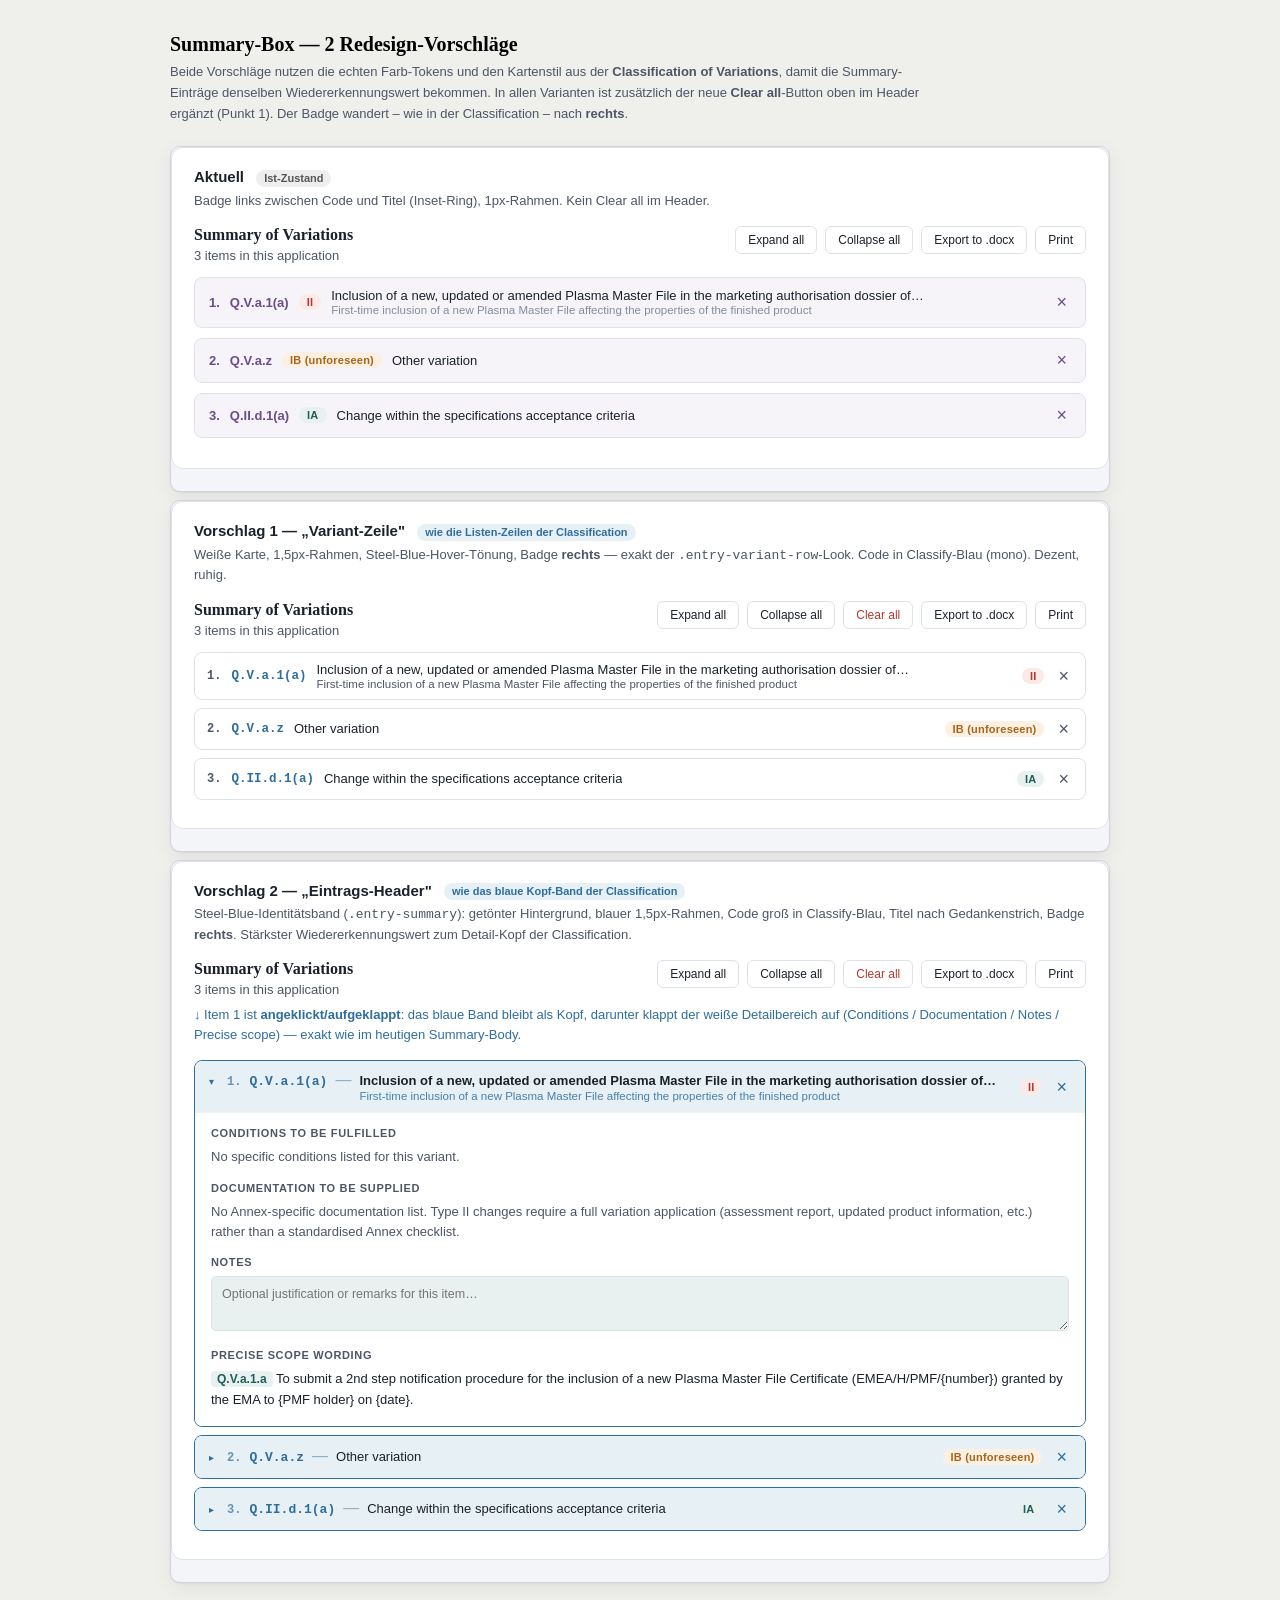
<file: test/manual/summary-redesign-proposals.html>
<!DOCTYPE html>
<html lang="en">
<head>
<meta charset="utf-8" />
<title>Summary redesign — 2 proposals</title>
<link rel="stylesheet" href="../../variation-fee-calculator/assets/css/vcl-style.css" />
<style>
  /* Neutralise the app's full-bleed breakout so the mock sits in a normal column. */
  .vcl-app { position: static; left: auto; width: auto; max-width: 940px; margin: 0 auto 8px;
    padding: 0; transform: none; }
  body { background: #EFEFEC; padding: 24px 16px 60px; font-family: "Libre Franklin", -apple-system, sans-serif; }
  .wrap { max-width: 940px; margin: 0 auto; }
  .block { background: #fff; border: 1px solid var(--border); border-radius: 12px; padding: 20px 22px; margin: 0 0 22px; }
  .block > h2 { font: 700 15px/1.2 "Libre Franklin", sans-serif; margin: 0 0 4px; color: #1B212C; }
  .block > .lead { font: 13px/1.5 sans-serif; color: #4D5566; margin: 0 0 16px; }
  .tag { display:inline-block; font: 700 11px/1 sans-serif; padding: 3px 8px; border-radius: 999px; margin-left: 8px; vertical-align: middle; }
  .tag--now { background:#eee; color:#555; }
  .tag--p1 { background: var(--classify-bg); color: var(--classify); }
  .tag--p2 { background: var(--classify-bg); color: var(--classify); }
  h1 { font: 800 20px/1.2 "Source Serif 4", Georgia, serif; margin: 0 0 6px; }
  .intro { font: 13px/1.6 sans-serif; color:#4D5566; margin:0 0 22px; max-width: 760px; }

  /* ---- Clear all button in the header (proposal for point 1) ---- */
  .vcl-app .summary-header__actions button.is-clear { color: var(--ii); border-color: var(--border); }
  .vcl-app .summary-header__actions button.is-clear:hover { background: rgba(178,58,46,0.07); border-color: var(--ii); }

  /* ================= PROPOSAL 1: "Variant-row" look (badge hard right, white card) ========= */
  .p1-item { display:flex; align-items:center; justify-content:space-between; gap:10px; width:100%;
    background: var(--panel); border: 1.5px solid var(--border); border-radius: 8px; padding: 9px 12px;
    margin-bottom: 8px; cursor:pointer; color: var(--ink); transition: background .12s, border-color .12s; }
  .p1-item:hover { background: var(--classify-tint); border-color: var(--classify); }
  .p1-item__left { display:flex; align-items:center; gap:10px; min-width:0; flex:1; }
  .p1-item__num { font: 700 12px/1 "IBM Plex Mono", monospace; color: var(--muted); flex-shrink:0; }
  .p1-item__code { font: 600 12.5px/1 "IBM Plex Mono", monospace; color: var(--classify); flex-shrink:0; }
  .p1-item__titles { display:flex; flex-direction:column; gap:1px; min-width:0; }
  .p1-item__title { font-size:13px; color:var(--ink); overflow:hidden; text-overflow:ellipsis; white-space:nowrap; }
  .p1-item__subtitle { font-size:11.5px; color:var(--muted); overflow:hidden; text-overflow:ellipsis; white-space:nowrap; }
  .p1-item__right { display:flex; align-items:center; gap:10px; flex-shrink:0; }
  .p1-x { background:none; border:none; cursor:pointer; color:var(--muted); font-size:18px; line-height:1; padding:2px 4px; }
  .p1-x:hover { color: var(--ii); }

  /* ================= PROPOSAL 2: "Entry-header band" look (Steel-Blue identity band) ======= */
  .p2-item { display:flex; align-items:center; justify-content:space-between; gap:10px; width:100%;
    background: var(--classify-bg); border: 1.5px solid var(--classify); border-radius: 8px; padding: 10px 14px;
    margin-bottom: 8px; cursor:pointer; color: var(--ink); }
  .p2-item:hover { filter: brightness(1.02); }
  .p2-item__left { display:flex; align-items:baseline; gap:8px; min-width:0; flex:1; }
  .p2-item__num { font: 700 12px/1 "IBM Plex Mono", monospace; color: var(--classify); opacity:.7; flex-shrink:0; }
  .p2-item__code { font: 700 13px/1.3 "IBM Plex Mono", monospace; color: var(--classify); white-space:nowrap; flex-shrink:0; }
  .p2-item__dash { color: var(--classify); opacity:.5; flex-shrink:0; }
  .p2-item__title { font-size:13px; color:var(--ink); overflow:hidden; text-overflow:ellipsis; white-space:nowrap; }
  .p2-item__right { display:flex; align-items:center; gap:10px; flex-shrink:0; }
  .p2-x { background:none; border:none; cursor:pointer; color:var(--classify); font-size:18px; line-height:1; padding:2px 4px; }
  .p2-x:hover { color: var(--ii); }
  /* Expanded state: blue header band + white body inside one rounded card. */
  .p2-card { border: 1.5px solid var(--classify); border-radius: 8px; overflow: hidden; margin-bottom: 8px; }
  .p2-head { display:flex; align-items:center; justify-content:space-between; gap:10px; padding:10px 14px;
    background: var(--classify-bg); cursor:pointer; }
  .p2-head:hover { filter: brightness(1.02); }
  .p2-chevron { color: var(--classify); font-size:10px; flex-shrink:0; width:10px; }
  .p2-card--open .p2-item__title { white-space: normal; font-weight:600; }
  .p2-head__titles { display:flex; flex-direction:column; gap:2px; min-width:0; }
  .p2-head__subtitle { font-size:11.5px; color: var(--classify); opacity:.85; white-space:normal; }
</style>
</head>
<body>
<div class="wrap">
  <h1>Summary-Box — 2 Redesign-Vorschläge</h1>
  <p class="intro">Beide Vorschläge nutzen die echten Farb-Tokens und den Kartenstil aus der
  <b>Classification of Variations</b>, damit die Summary-Einträge denselben Wiedererkennungswert
  bekommen. In allen Varianten ist zusätzlich der neue <b>Clear all</b>-Button oben im Header
  ergänzt (Punkt 1). Der Badge wandert – wie in der Classification – nach <b>rechts</b>.</p>

  <!-- ============ AKTUELL ============ -->
  <div class="vcl-app"><div class="block">
    <h2>Aktuell <span class="tag tag--now">Ist-Zustand</span></h2>
    <p class="lead">Badge links zwischen Code und Titel (Inset-Ring), 1px-Rahmen. Kein Clear all im Header.</p>
    <div class="summary-header" style="border:none;padding:0;margin-bottom:14px;">
      <div class="summary-header__top">
        <div class="summary-header__info">
          <h2 class="summary-header__title" style="font-size:16px;">Summary of Variations</h2>
          <p class="summary-header__count">3 items in this application</p>
        </div>
        <div class="summary-header__actions">
          <button>Expand all</button><button>Collapse all</button>
          <button>Export to .docx</button><button>Print</button>
        </div>
      </div>
    </div>
    <div class="summary-list">
      <div class="summary-item"><div class="summary-item__row">
        <button class="summary-item__head" type="button">
          <span class="summary-item__num">1.</span>
          <span class="mono summary-item__code">Q.V.a.1(a)</span>
          <span class="summary-item__typecol"><span class="badge type-ii">II</span></span>
          <span class="summary-item__titles">
            <span class="summary-item__title">Inclusion of a new, updated or amended Plasma Master File in the marketing authorisation dossier of…</span>
            <span class="summary-item__subtitle">First-time inclusion of a new Plasma Master File affecting the properties of the finished product</span>
          </span>
        </button>
        <button class="summary-item__remove" type="button">&times;</button>
      </div></div>
      <div class="summary-item"><div class="summary-item__row">
        <button class="summary-item__head" type="button">
          <span class="summary-item__num">2.</span>
          <span class="mono summary-item__code">Q.V.a.z</span>
          <span class="summary-item__typecol"><span class="badge type-ib">IB (unforeseen)</span></span>
          <span class="summary-item__titles"><span class="summary-item__title">Other variation</span></span>
        </button>
        <button class="summary-item__remove" type="button">&times;</button>
      </div></div>
      <div class="summary-item"><div class="summary-item__row">
        <button class="summary-item__head" type="button">
          <span class="summary-item__num">3.</span>
          <span class="mono summary-item__code">Q.II.d.1(a)</span>
          <span class="summary-item__typecol"><span class="badge type-ia">IA</span></span>
          <span class="summary-item__titles"><span class="summary-item__title">Change within the specifications acceptance criteria</span></span>
        </button>
        <button class="summary-item__remove" type="button">&times;</button>
      </div></div>
    </div>
  </div></div>

  <!-- ============ VORSCHLAG 1 ============ -->
  <div class="vcl-app"><div class="block">
    <h2>Vorschlag 1 — „Variant-Zeile" <span class="tag tag--p1">wie die Listen-Zeilen der Classification</span></h2>
    <p class="lead">Weiße Karte, 1,5px-Rahmen, Steel-Blue-Hover-Tönung, Badge <b>rechts</b> — exakt der
    <code>.entry-variant-row</code>-Look. Code in Classify-Blau (mono). Dezent, ruhig.</p>
    <div class="summary-header" style="border:none;padding:0;margin-bottom:14px;">
      <div class="summary-header__top">
        <div class="summary-header__info">
          <h2 class="summary-header__title" style="font-size:16px;">Summary of Variations</h2>
          <p class="summary-header__count">3 items in this application</p>
        </div>
        <div class="summary-header__actions">
          <button>Expand all</button><button>Collapse all</button>
          <button class="is-clear">Clear all</button>
          <button>Export to .docx</button><button>Print</button>
        </div>
      </div>
    </div>
    <div class="p1-item">
      <div class="p1-item__left">
        <span class="p1-item__num">1.</span>
        <span class="p1-item__code">Q.V.a.1(a)</span>
        <span class="p1-item__titles">
          <span class="p1-item__title">Inclusion of a new, updated or amended Plasma Master File in the marketing authorisation dossier of…</span>
          <span class="p1-item__subtitle">First-time inclusion of a new Plasma Master File affecting the properties of the finished product</span>
        </span>
      </div>
      <div class="p1-item__right"><span class="badge type-ii">II</span><button class="p1-x">&times;</button></div>
    </div>
    <div class="p1-item">
      <div class="p1-item__left">
        <span class="p1-item__num">2.</span>
        <span class="p1-item__code">Q.V.a.z</span>
        <span class="p1-item__titles"><span class="p1-item__title">Other variation</span></span>
      </div>
      <div class="p1-item__right"><span class="badge type-ib">IB (unforeseen)</span><button class="p1-x">&times;</button></div>
    </div>
    <div class="p1-item">
      <div class="p1-item__left">
        <span class="p1-item__num">3.</span>
        <span class="p1-item__code">Q.II.d.1(a)</span>
        <span class="p1-item__titles"><span class="p1-item__title">Change within the specifications acceptance criteria</span></span>
      </div>
      <div class="p1-item__right"><span class="badge type-ia">IA</span><button class="p1-x">&times;</button></div>
    </div>
  </div></div>

  <!-- ============ VORSCHLAG 2 ============ -->
  <div class="vcl-app"><div class="block">
    <h2>Vorschlag 2 — „Eintrags-Header" <span class="tag tag--p2">wie das blaue Kopf-Band der Classification</span></h2>
    <p class="lead">Steel-Blue-Identitätsband (<code>.entry-summary</code>): getönter Hintergrund, blauer
    1,5px-Rahmen, Code groß in Classify-Blau, Titel nach Gedankenstrich, Badge <b>rechts</b>.
    Stärkster Wiedererkennungswert zum Detail-Kopf der Classification.</p>
    <div class="summary-header" style="border:none;padding:0;margin-bottom:14px;">
      <div class="summary-header__top">
        <div class="summary-header__info">
          <h2 class="summary-header__title" style="font-size:16px;">Summary of Variations</h2>
          <p class="summary-header__count">3 items in this application</p>
        </div>
        <div class="summary-header__actions">
          <button>Expand all</button><button>Collapse all</button>
          <button class="is-clear">Clear all</button>
          <button>Export to .docx</button><button>Print</button>
        </div>
      </div>
    </div>
    <p class="lead" style="color:var(--classify);margin-top:-6px;">↓ Item&nbsp;1 ist <b>angeklickt/aufgeklappt</b>: das blaue Band bleibt als Kopf, darunter klappt der weiße Detailbereich auf (Conditions / Documentation / Notes / Precise scope) — exakt wie im heutigen Summary-Body.</p>

    <!-- OPEN item: blue header band + white detail body in one rounded card -->
    <div class="p2-card p2-card--open">
      <div class="p2-head">
        <div class="p2-item__left">
          <span class="p2-chevron">▾</span>
          <span class="p2-item__num">1.</span>
          <span class="p2-item__code">Q.V.a.1(a)</span><span class="p2-item__dash">—</span>
          <span class="p2-head__titles">
            <span class="p2-item__title">Inclusion of a new, updated or amended Plasma Master File in the marketing authorisation dossier of…</span>
            <span class="p2-head__subtitle">First-time inclusion of a new Plasma Master File affecting the properties of the finished product</span>
          </span>
        </div>
        <div class="p2-item__right"><span class="badge type-ii">II</span><button class="p2-x">&times;</button></div>
      </div>
      <div class="summary-item__body">
        <div class="summary-item__section">
          <h4>Conditions to be fulfilled</h4>
          <p style="font-size:13px;line-height:1.55;color:var(--muted);margin:0;">No specific conditions listed for this variant.</p>
        </div>
        <div class="summary-item__section">
          <h4>Documentation to be supplied</h4>
          <p style="font-size:13px;line-height:1.55;color:var(--muted);margin:0;">No Annex-specific documentation list. Type II changes require a full variation application (assessment report, updated product information, etc.) rather than a standardised Annex checklist.</p>
        </div>
        <div class="summary-item__section">
          <h4>Notes</h4>
          <textarea class="summary-note" placeholder="Optional justification or remarks for this item…"></textarea>
        </div>
        <div class="summary-item__section">
          <h4>Precise scope wording</h4>
          <p class="precise-scope-wording"><span class="code-chip">Q.V.a.1.a</span> To submit a 2nd step notification procedure for the inclusion of a new Plasma Master File Certificate (EMEA/H/PMF/{number}) granted by the EMA to {PMF holder} on {date}.</p>
        </div>
      </div>
    </div>

    <!-- COLLAPSED items -->
    <div class="p2-card"><div class="p2-head">
      <div class="p2-item__left">
        <span class="p2-chevron">▸</span>
        <span class="p2-item__num">2.</span>
        <span class="p2-item__code">Q.V.a.z</span><span class="p2-item__dash">—</span>
        <span class="p2-item__title">Other variation</span>
      </div>
      <div class="p2-item__right"><span class="badge type-ib">IB (unforeseen)</span><button class="p2-x">&times;</button></div>
    </div></div>
    <div class="p2-card"><div class="p2-head">
      <div class="p2-item__left">
        <span class="p2-chevron">▸</span>
        <span class="p2-item__num">3.</span>
        <span class="p2-item__code">Q.II.d.1(a)</span><span class="p2-item__dash">—</span>
        <span class="p2-item__title">Change within the specifications acceptance criteria</span>
      </div>
      <div class="p2-item__right"><span class="badge type-ia">IA</span><button class="p2-x">&times;</button></div>
    </div></div>
  </div></div>

</div>
</body>
</html>
</file>
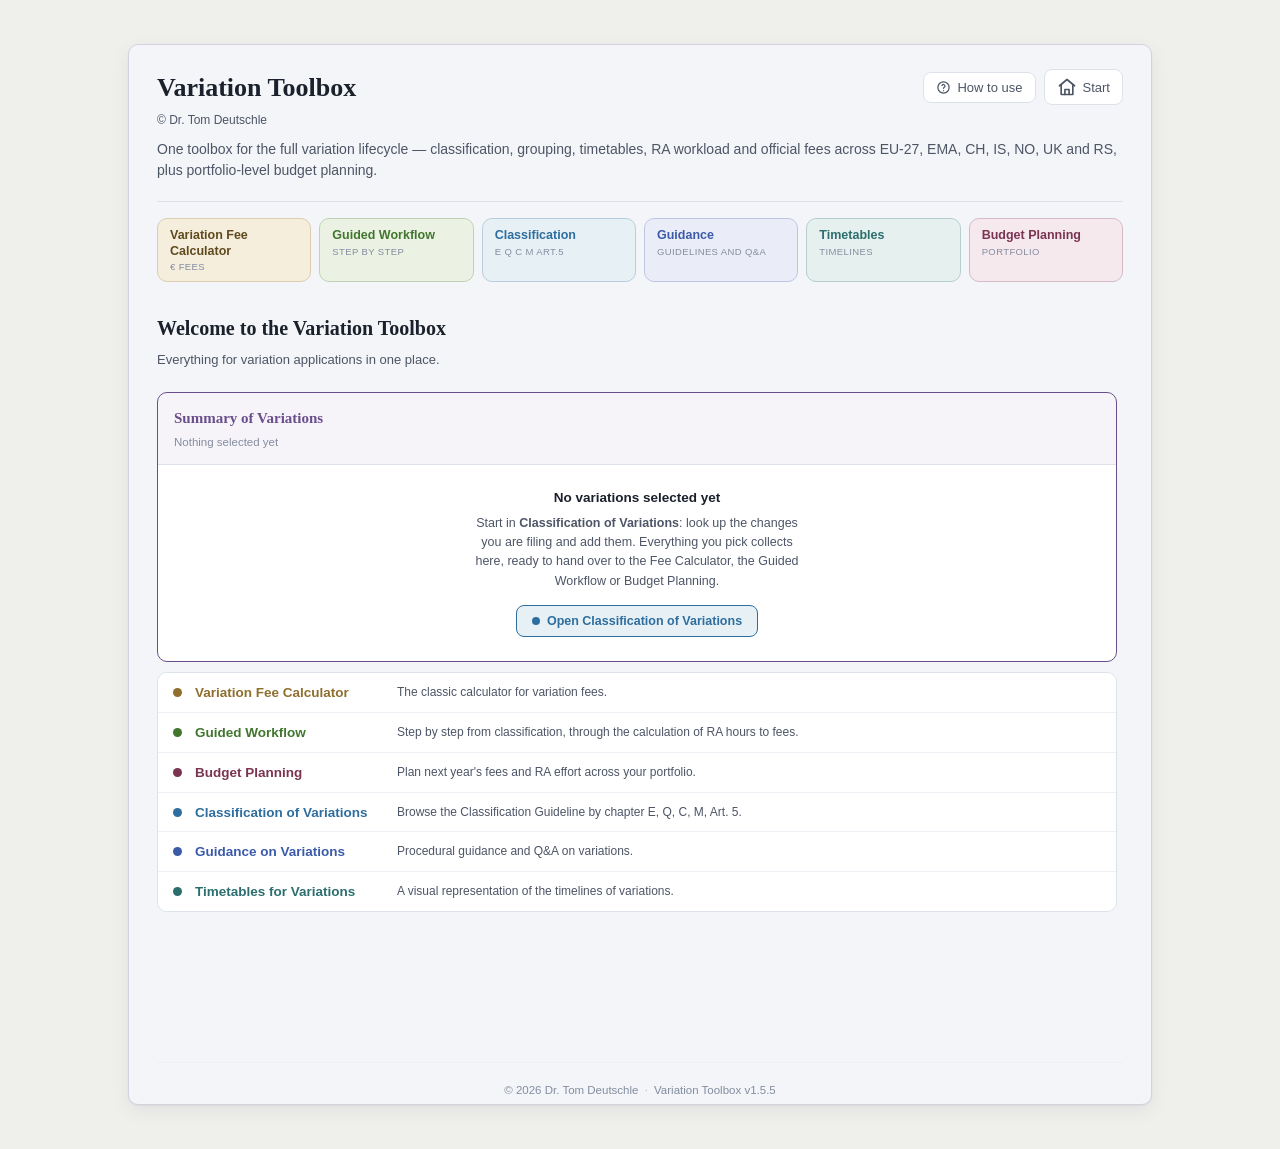
<file: test/manual/ui-batch-harness.html>
<!DOCTYPE html>
<html lang="en"><head><meta charset="utf-8">
<title>Toolbox harness</title>
<style>body { margin:0; padding:20px; background:#EFEFEC; }</style>
<script>
// Every asset is loaded with a fresh cache-busting stamp, so an edit on disk is always the
// version under test -- a stale script silently invalidated more than one measurement.
window.VCL_CONFIG = { excelUrl:"", calcExcelUrl:"", workloadExcelUrl:"", contact:[], countUrl:"" };
var VCL_BUST = Date.now();
var VCL_STYLES = ["vcl-style.css", "vcl-workload-style.css", "vcl-workflow-style.css", "vcl-guide-style.css", "vcl-calc-style.css", "vcl-budget-style.css"];
VCL_STYLES.forEach(function (f) {
  document.write('<link rel="stylesheet" href="../../variation-fee-calculator/assets/css/' + f + '?v=' + VCL_BUST + '">');
});
</script>
</head><body>
	<div class="vcl-app" id="vcl-app">

	<div class="page-shell">

	<header class="app-header">
	  <div class="app-header__actions">
	    <button type="button" class="app-header__summary hidden" id="vcl-summaryHeaderBtn" aria-label="Show the summary of selected variations" title="Summary of selected variations">
	      <svg width="15" height="15" viewBox="0 0 24 24" fill="none" stroke="currentColor" stroke-width="2" stroke-linecap="round" stroke-linejoin="round"><path d="M8 6h11"/><path d="M8 12h11"/><path d="M8 18h11"/><path d="M3.5 6h.01"/><path d="M3.5 12h.01"/><path d="M3.5 18h.01"/></svg>
	      <span>Summary</span>
	      <span class="app-header__summary-count" id="vcl-summaryHeaderCount">0</span>
	    </button>
	    <button type="button" class="app-header__guide" id="vcl-guideBtn" aria-label="How to use this toolbox" title="How to use this toolbox">
	      <svg width="15" height="15" viewBox="0 0 24 24" fill="none" stroke="currentColor" stroke-width="2" stroke-linecap="round"><circle cx="12" cy="12" r="9"/><path d="M9.5 9a2.5 2.5 0 0 1 4.9.8c0 1.7-2.4 1.7-2.4 3.4"/><path d="M12 17h.01"/></svg>
	      <span>How to use</span>
	    </button>
	    <button type="button" class="app-header__home" id="vcl-homeBtn" aria-label="Back to start" title="Back to start">
	      <svg width="20" height="20" viewBox="0 0 24 24" fill="none" stroke="currentColor" stroke-width="2" stroke-linecap="round" stroke-linejoin="round"><path d="M3 10.5 12 3l9 7.5"/><path d="M5 9.5V21h14V9.5"/><path d="M9.5 21v-6h5v6"/></svg>
	      <span>Start</span>
	    </button>
	  </div>
	  <h1>Variation Toolbox</h1>
	  <p class="app-header__copyright">
	    &copy; Dr. Tom Deutschle
	    <!-- Filled by vcl-app.js (fillContactSlots): the address is assembled in the browser
	         so it never appears literally in the served HTML. Stays empty if none is set. -->
	    <span id="vcl-contactSlot"></span>
	  </p>
	  <p>
	    One toolbox for the full variation lifecycle &mdash; classification, grouping, timetables, RA
	    workload and official fees across EU-27, EMA, CH, IS, NO, UK and RS, plus portfolio-level
	    budget planning.
	  </p>
	</header>

	<nav class="tool-bar" id="vcl-toolBar" aria-label="Tools"></nav>

	<div class="layout">
	  <!-- Collapsed-tree rail: holds the "Show list" control while the browse column is hidden,
	       so re-opening the list never costs vertical space above the content. -->
	  <div class="tree-rail" id="vcl-treeRail"></div>

	  <div class="browse-col" id="vcl-browseCol">
	    <!-- Header row of the list: section label + the Hide-list toggle. Lives inside the column
	         (not in a row of its own above the grid) so collapsing the list never moves the
	         content up or down. Filled by renderTreeToggle() in vcl-app.js. -->
	    <div class="browse-col__head" id="vcl-browseColHead"></div>
	    <div class="search-box">
	      <input type="text" id="vcl-searchInput" placeholder="Search by code or keyword (i. e. shape, shelf, leaflet) ..." autocomplete="off" />
	    </div>
	    <div class="browse-tree" id="vcl-browseTree"></div>
	  </div>

	  <div class="detail-col" id="vcl-detailCol">
	    <!-- Populated by vcl-app.js (needs CLASSIFICATION_META for the reference text).
	         vcl-detailHead stays visible in both states (nothing selected / entry selected) so
	         the Reference/Last-updated note doesn't disappear once an entry is opened. -->
	    <div class="classification-head" id="vcl-detailHead"></div>
	    <div class="detail-empty" id="vcl-detailEmpty"></div>
	    <div class="hidden" id="vcl-detailPanel"></div>
	  </div>

	  <div class="summary-col hidden" id="vcl-summaryCol">
	    <div class="summary-header">
	      <div class="summary-header__top">
	        <div class="summary-header__info">
	          <h2 class="summary-header__title">Summary of Variations</h2>
	          <p class="summary-header__count" id="vcl-summaryCount"></p>
	        </div>
	        <div class="summary-header__actions">
	          <button type="button" id="vcl-summaryExpandAll">Expand all</button>
	          <button type="button" id="vcl-summaryCollapseAll">Collapse all</button>
	          <button type="button" id="vcl-summaryClearAll" class="summary-header__clear">Clear all</button>
	          <button type="button" id="vcl-summaryExportDocx">Export to .docx</button>
	          <button type="button" id="vcl-summaryPrint">Print</button>
	        </div>
	      </div>
	      <p class="summary-header__hint">Expand an item to review its conditions, documentation and &mdash; where available &mdash; an example wording for the application form's 'Precise scope' field.</p>
	    </div>
	    <div class="summary-list" id="vcl-summaryList"></div>
	    <div class="summary-footer">
	      <button type="button" id="vcl-summaryExportWorkflow" class="summary-footer__button summary-footer__button--workflow">Export to Guided Workflow &rarr;</button>
	      <button type="button" id="vcl-summaryExportBudget" class="summary-footer__button summary-footer__button--budget">Export to Budget Planning Tool &rarr;</button>
	      <button type="button" id="vcl-summaryExportCalculator" class="summary-footer__button">Export to Variation Fee Calculator &rarr;</button>
	    </div>
	  </div>

	  <div class="grouping-col hidden" id="vcl-groupingCol"></div>

	  <div class="grouping-col hidden" id="vcl-preciseScopeCol"></div>

	  <!-- Q&A on Variations: reuses .grouping-col (same grid cell, same one-of-many
	       visibility rule) -- only its inner qa-* markup is its own. -->
	  <div class="grouping-col hidden" id="vcl-qaCol"></div>

	  <!-- EMA Post-Authorisation Procedural Advice: same shared grid cell, own pam-* markup. -->
	  <div class="grouping-col hidden" id="vcl-pamCol"></div>

	  <!-- Art. 5 recommendations: the fifth Classification chapter, same shared grid cell. -->
	  <div class="grouping-col hidden" id="vcl-art5Col"></div>

	  <div class="timetables-col hidden" id="vcl-timetablesCol"></div>

	  <div class="workload-col hidden" id="vcl-workflowCol"></div>

	  <div class="budget-col hidden" id="vcl-budgetCol"></div>

	  <!-- Fee Calculator (embedded copy). The guide-style heading is rendered into
	       vcl-calcHead by vcl-app.js; the .vclcalc-app block below is the copied
	       calculator scaffold with its own header intentionally omitted. -->
	  <div class="calculator-col hidden" id="vcl-calculatorCol">
	    <!-- Shares the shared reference-header shape, but carries the Calculator's own gold
	         identity instead of the Classification blue (see .classification-head--calc). -->
	    <div class="classification-head classification-head--calc" id="vcl-calcHead"></div>
	    <div class="vclcalc-app" id="vclcalc-app">
	      <div class="rail" id="vclcalc-rail"></div>
	      <div id="vclcalc-stepContent"></div>
	      <div class="src">
	        <div class="fx-status-row">
	          <span id="vclcalc-fxStatus" style="font-family:var(--mono); font-size:11px; color:var(--ink-faint);"></span>
	        </div>
	      </div>
	    </div>
	  </div>
	</div>


	  <!-- Colophon: shown under every tool, since the whole app is one page. The version comes
	       from VFC_VERSION, so it is never maintained by hand; the copyright year opens at 2026
	       (the year the toolbox was written) and becomes a span once the current year moves on. -->
	  <p class="app-colophon">
	    &copy; 2026 Dr. Tom Deutschle
	    <span class="app-colophon__sep">&middot;</span>
	    Variation Toolbox <span class="app-colophon__ver">v1.5.5</span>
	  </p>
	</div>

	<div class="selection-bar hidden" id="vcl-selectionBar">
	  <div class="selection-bar__summary">
	    <button class="selection-bar__toggle" id="vcl-selectionToggle" aria-expanded="false">
	      <span class="selection-bar__chevron" id="vcl-selectionChevron">&#9656;</span>
	      <span id="vcl-selectionCount"></span>
	    </button>
	    <div class="selection-bar__buttons">
	      <button class="selection-bar__link" id="vcl-selectionViewSummary">Open summary →</button>
	      <button class="selection-bar__clear" id="vcl-selectionClear">Clear all</button>
	    </div>
	  </div>
	  <div class="selection-bar__list hidden" id="vcl-selectionList"></div>
	</div>

	<div class="hidden" id="vcl-guideModal"></div>

	</div>

<script>
var VCL_SCRIPTS = ["vcl-usage.js", "vcl-data.js", "vcl-art5-data.js", "vcl-qa-data.js", "vcl-pam-data.js", "vcl-workload-data.js", "vcl-workload-hours-data.js", "vcl-workload-hours.js", "vcl-calc-data.js", "vcl-sg-logic.js", "vcl-timeline.js", "vcl-submission.js", "vcl-app.js", "vcl-workflow.js", "vcl-guide.js", "vcl-calc-app.js", "vcl-annual-data.js", "vcl-budget-engine.js", "vcl-budget.js"];
VCL_SCRIPTS.forEach(function (f) {
  document.write('<scr' + 'ipt src="../../variation-fee-calculator/assets/js/' + f + '?v=' + VCL_BUST + '"></scr' + 'ipt>');
});
</script>
</body></html>
</file>
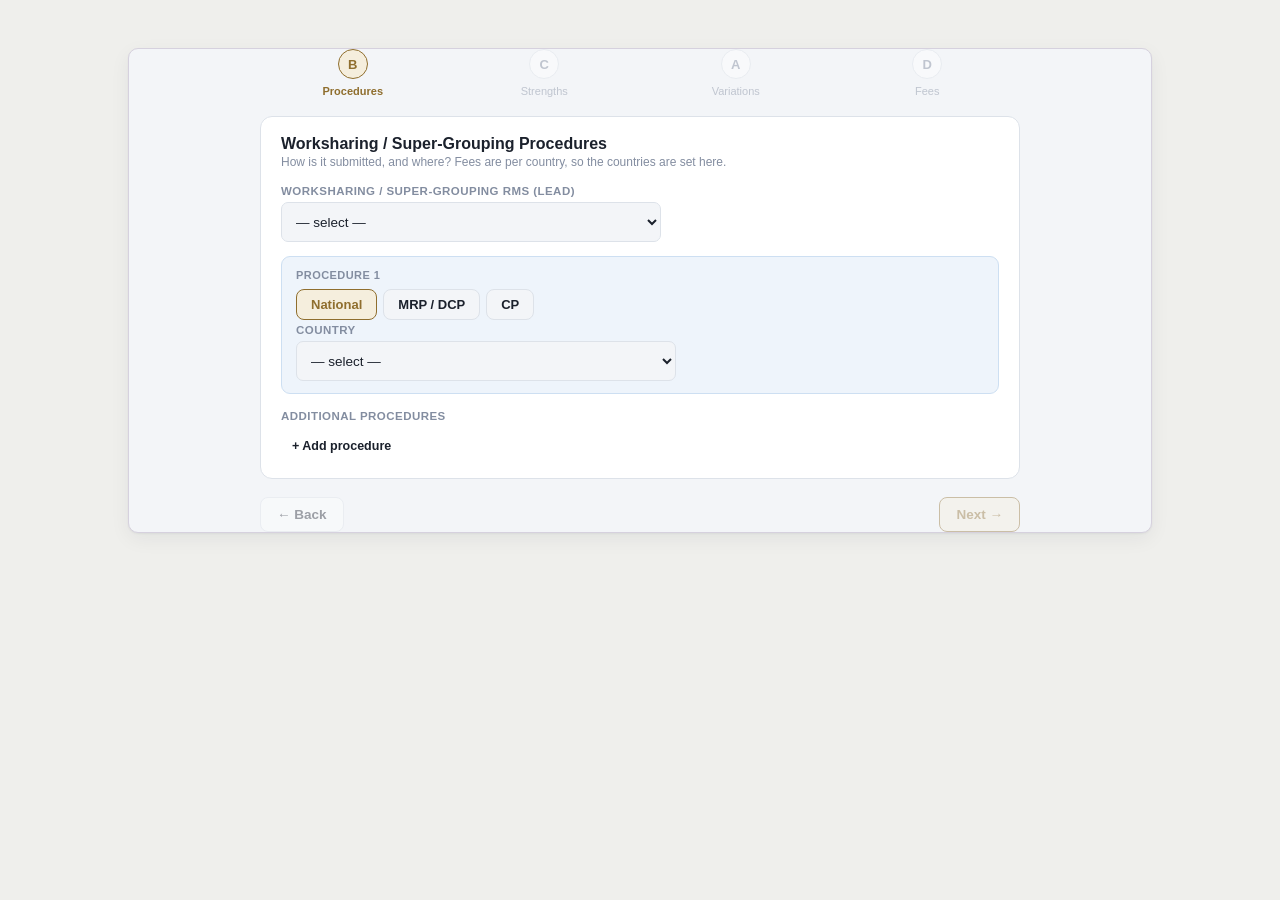
<file: test/manual/ws-harness.html>
<!DOCTYPE html>
<html lang="en">
<head>
<meta charset="utf-8" />
<title>Worksharing / Super-Grouping — dev harness</title>
<link rel="stylesheet" href="../../variation-fee-calculator/assets/css/vcl-style.css" />
<link rel="stylesheet" href="../../variation-fee-calculator/assets/css/vcl-calc-style.css" />
<link rel="stylesheet" href="../../variation-fee-calculator/assets/css/vcl-ra-tasks.css" />
<link rel="stylesheet" href="../../variation-fee-calculator/assets/css/vcl-ws-style.css" />
<style>
  body { margin: 0; padding: 24px; background: #EFEFEC; font-family: -apple-system, sans-serif; }
  .vclcalc-app { display: none; } /* real calculator markup kept only so vcl-calc-app.js has its DOM hooks */
  .ws-wrap { max-width: 760px; margin: 0 auto; }
</style>
</head>
<body>
  <div class="vcl-app">
    <div class="ws-wrap"><div id="vcl-wsMount"></div></div>
    <div class="vclcalc-app" id="vclcalc-app">
      <div class="rail" id="vclcalc-rail"></div>
      <div id="vclcalc-stepContent"></div>
      <div class="src"><div class="fx-status-row"><span id="vclcalc-fxStatus"></span></div></div>
    </div>
  </div>

  <script src="../../variation-fee-calculator/assets/js/vcl-data.js"></script>
  <script src="../../variation-fee-calculator/assets/js/vcl-calc-data.js"></script>
  <script src="../../variation-fee-calculator/assets/js/vcl-calc-app.js"></script>
  <script src="../../variation-fee-calculator/assets/js/vcl-workload-data.js"></script>
  <script src="../../variation-fee-calculator/assets/js/vcl-workload-hours-data.js"></script>
  <script src="../../variation-fee-calculator/assets/js/vcl-workload-hours.js"></script>
  <script src="../../variation-fee-calculator/assets/js/vcl-sg-logic.js"></script>
  <script src="../../variation-fee-calculator/assets/js/vcl-submission.js"></script>
  <script src="../../variation-fee-calculator/assets/js/vcl-ra-tasks-ui.js"></script>
  <script src="../../variation-fee-calculator/assets/js/vcl-budget-engine.js"></script>
  <script src="../../variation-fee-calculator/assets/js/vcl-proc-editor.js"></script>
  <script src="../../variation-fee-calculator/assets/js/vcl-ws.js"></script>
  <script>
    window.VCL_WS.render(document.getElementById("vcl-wsMount"));
  </script>
</body>
</html>
</file>
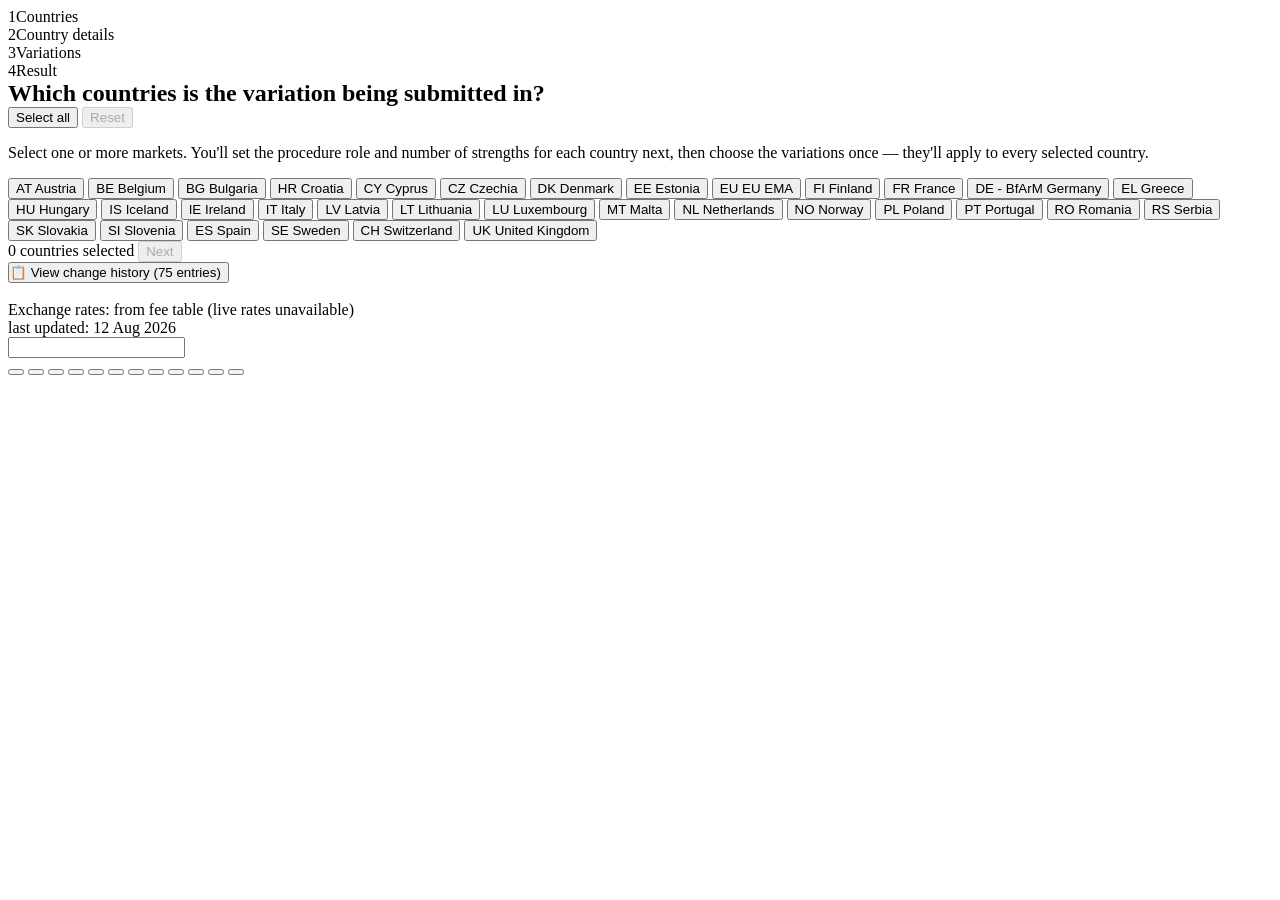
<file: tools/fee-migration/harness.html>
<!doctype html>
<meta charset="utf-8">
<title>Fee engine harness</title>
<!-- All 25 ids the calculator touches at load, so nothing throws while we
     drive the pure computation API. Order matters: data before app. -->
<div id="vclcalc-app"></div>
<div id="vclcalc-rail"></div>
<div id="vclcalc-stepContent"></div>
<div id="vclcalc-fxStatus"></div>
<div id="vclcalc-headerTag"></div>
<div id="vclcalc-typeCounters"></div>
<div id="vclcalc-countryDetailList"></div>
<input id="vclcalc-countrySearch">
<div id="vclcalc-specialPanel"></div>
<div id="vclcalc-specialBlocks"></div>
<div id="vclcalc-changelogPanel"></div>
<div id="vclcalc-haWebsitesPanel"></div>
<div id="vclcalc-strengthsNote"></div>
<button id="vclcalc-selectAll"></button>
<button id="vclcalc-resetSelection"></button>
<button id="vclcalc-restart"></button>
<button id="vclcalc-strengthsReset"></button>
<button id="vclcalc-toStep2"></button>
<button id="vclcalc-toStep3"></button>
<button id="vclcalc-toResult"></button>
<button id="vclcalc-back1"></button>
<button id="vclcalc-back2"></button>
<button id="vclcalc-back3"></button>
<button id="vclcalc-toggleChangelog"></button>
<button id="vclcalc-toggleHaWebsites"></button>
<script src="../../variation-fee-calculator/assets/js/vcl-calc-data.js"></script>
<script src="../../variation-fee-calculator/assets/js/vcl-calc-app.js"></script>
</file>
<file: variation-fee-calculator/assets/css/vcl-style.css>
/* ============================================================================
 * Variation Toolbox -- WordPress plugin styles.
 * Everything is scoped under .vcl-app so it can never leak into the theme,
 * and the theme's CSS can never reach in and override it (no bare `body`,
 * `*`, or unscoped class selectors) -- same discipline as vfc-style.css.
 *
 * Palette is aligned with the sibling vfc-app (same --ink/--paper/--accent
 * etc. values) so the two feel like one family, even though this tool keeps
 * its own IBM Plex type and 3-column layout.
 *
 * Unlike the Fee Calculator (which just centers a narrow 880px column), this
 * app needs a lot more width for its 3-column layout, but should still read
 * as a framed "card" sitting on the theme's page background rather than
 * running edge-to-edge -- so .vcl-app breaks out of the theme's centered
 * content wrapper and re-centers itself on the true viewport at 80% width
 * (10% gutter on each side), instead of the usual 100vw full-bleed trick.
 * ============================================================================ */

.vcl-app {
  /* Figures and code-ish labels (country codes, type pills, guideline codes). This was
     IBM Plex Mono until v1.16.0; its zero carries a centre dot, which reads as a typo in
     a column of amounts. The body face with tabular figures keeps columns aligned without
     a second family -- the same move the fee editor already made with its own --figure. */
  --figure: "Libre Franklin","Helvetica Neue",Arial,sans-serif;
  --paper: #F3F5F8;
  --panel: #FFFFFF;
  --ink: #1B212C;
  --muted: #4D5566;
  --ink-faint: #838DA0;
  --border: #DDE2E9;
  --border-soft: #EDF0F4;
  --accent: #1F5F5B;
  --accent-bg: #E8F1F0;
  --ia: #1F5F5B;
  --ia-bg: #E8F1F0;
  --ib: #A8651A;
  --ib-bg: #FBF0E2;
  --ii: #B23A2E;
  --ii-bg: #FBEAE7;
  /* Indigo -- also used for the "Grouping of Variations" nav card, so the nav button and the
     guidance page it leads to share one identity color. */
  --group: #3B5BA9;
  --group-bg: #EAEDF7;
  --group-tint: rgba(59, 91, 169, 0.06);
  /* Fixed lane colors for the Timetables view: RMS/CMS/MAH always use the same three colors
     regardless of which variation type (IA/IB/II) is active, so the roles read consistently
     across the whole view. RMS takes --slate, the Timetables nav card's own identity color,
     so the graphic visibly belongs to the tile it was opened from. CMS is a damped steel blue
     alongside it; MAH is the one warm tone in the set -- the applicant is the outsider to the
     two authorities, and ochre says that without the old red shouting it. */
  --tt-rms: #2C6E6E;
  --cms: #5C7F9B;
  --cms-bg: #EBEEF5;
  --tt-mah: #9C6B2E;

  /* Nav-card family for the four top-level browse buttons (Summary / Classification /
     Grouping / Timetables) and everything reached through Classification (chapter boxes,
     entry cards) -- one identity color per top-level destination, distinct from the
     --ia/--ib/--ii type-badge colors (which label the resulting procedure type, not the
     nav/box itself). */
  --classify: #2E6E9E;
  --classify-bg: #E7F0F5;
  --classify-tint: rgba(46, 110, 158, 0.06);
  --slate: #2C6E6E;
  --slate-bg: #E6F0EF;
  --slate-tint: rgba(44, 110, 110, 0.06);
  --plum: #6A4E8C;
  --plum-bg: #EFE9F5;
  --plum-tint: rgba(106, 78, 140, 0.06);
  /* "Changed in a revision" identity color (result-card dot, detail badge/callout) -- warm
     ochre, deliberately distinct from the cool classify/group/slate/plum family above so it
     reads as an annotation layered on top, not another nav-level identity color. */
  --history: #9C6B2E;
  --history-bg: #F5EEE0;
  --history-tint: rgba(156, 107, 46, 0.07);

  /* Breakout, centered on the true viewport regardless of the theme's own
     container width -- leaves a gutter on each side where the theme's own
     page background shows through, framing this app as a card. Capped at
     1336px (= the 1280px page-shell below plus this card's own 28px+28px
     padding) so the card hugs its now much narrower content on wide
     screens instead of ballooning out to 80vw of the full viewport; still
     shrinks with the viewport below that via width:80vw. margin-left uses
     max() (not transform: translateX(-50%)) to stay centered at any
     resulting width -- a transform here would create a new containing
     block, breaking position:fixed on the Selection bar further down. */
  position: relative;
  left: 50%;
  width: 80vw;
  max-width: 1336px;
  margin-left: max(-40vw, -668px);

  margin-top: 24px;
  margin-bottom: 24px;
  padding-left: 28px;
  padding-right: 28px;
  background: var(--paper);
  color: var(--ink);
  font-family: "Libre Franklin", -apple-system, sans-serif;
  /* The theme's page background is plain white, and --paper is only four steps off it, so
     without an outline the card had no top edge at all -- the soft shadow alone never closed
     it. A hairline in a faintly warm grey sets the card down on the page; it is deliberately
     one step darker than our own --border (#DDE2E9) so the outer edge stays legible against
     white while the inner panel borders keep their lighter weight. */
  border: 1px solid #D6D1DE;
  border-radius: 10px;
  overflow: hidden;
  box-shadow: 0 1px 2px rgba(20, 30, 48, 0.05), 0 6px 20px rgba(20, 30, 48, 0.06);
}

.vcl-app, .vcl-app * { box-sizing: border-box; }

.vcl-app .mono { font-family:var(--figure); font-variant-numeric:tabular-nums; }

.vcl-app header.app-header {
  padding: 28px 0 20px;
  border-bottom: 1px solid var(--border);
  position: relative;
}

/* Header action buttons ("How to use", "Start"): sit top-right of the masthead as a row. */
.vcl-app .app-header__actions {
  position: absolute;
  top: 24px;
  right: 0;
  display: flex;
  align-items: center;
  gap: 8px;
}
.vcl-app .app-header__home,
.vcl-app .app-header__guide {
  display: inline-flex;
  align-items: center;
  gap: 6px;
  padding: 7px 12px;
  font: inherit;
  font-size: 13px;
  color: var(--muted);
  background: var(--panel);
  border: 1px solid var(--border);
  border-radius: 8px;
  cursor: pointer;
  transition: color .12s, border-color .12s;
}
.vcl-app .app-header__home:hover,
.vcl-app .app-header__guide:hover { color: var(--ink); border-color: var(--ink); }
.vcl-app .app-header__home svg,
.vcl-app .app-header__guide svg { flex-shrink: 0; }

/* Cross-link to the sibling Legal Toolbox: neutral pill like Home/Guide, but with
   the Legal Toolbox's teal identity so it reads as "leaves to the other tool". */
.vcl-app .app-header__lt {
  display: inline-flex;
  align-items: center;
  gap: 6px;
  padding: 7px 12px;
  font: inherit;
  font-size: 13px;
  text-decoration: none;
  color: var(--accent);
  background: var(--panel);
  border: 1px solid color-mix(in srgb, var(--accent) 40%, var(--border));
  border-radius: 8px;
  cursor: pointer;
  transition: color .12s, border-color .12s;
}
.vcl-app .app-header__lt:hover { border-color: var(--accent); }
.vcl-app .app-header__lt svg { flex-shrink: 0; }

/* Summary action button: filled plum pill (the Summary's own identity color), shown only once a
   variation is selected -- it replaces the old Summary nav tile in the left column, so the running
   selection stays visible in the masthead instead of getting lost among the tool tiles. */
.vcl-app .app-header__summary {
  display: inline-flex;
  align-items: center;
  gap: 6px;
  padding: 7px 12px;
  font: inherit;
  font-size: 13px;
  font-weight: 600;
  color: var(--plum);
  background: var(--plum-bg);
  border: 1px solid transparent;
  border-radius: 8px;
  cursor: pointer;
  transition: border-color .12s, background .12s;
}
.vcl-app .app-header__summary:hover { border-color: var(--plum); }
.vcl-app .app-header__summary svg { flex-shrink: 0; }
.vcl-app .app-header__summary.is-active { border-color: var(--plum); }
.vcl-app .app-header__summary-count {
  font-family:var(--figure); font-variant-numeric:tabular-nums;
  font-size: 11px;
  font-weight: 600;
  color: var(--plum);
  background: var(--panel);
  border: 1px solid color-mix(in srgb, var(--plum) 30%, transparent);
  border-radius: 999px;
  padding: 1px 7px;
}

.vcl-app .app-header__eyebrow {
  font-family:var(--figure); font-variant-numeric:tabular-nums;
  font-size: 12px;
  letter-spacing: 0.08em;
  text-transform: uppercase;
  color: var(--muted);
  margin: 0 0 6px;
}

.vcl-app .app-header h1 {
  font-family: "Source Serif 4", serif;
  font-weight: 600;
  font-size: 26px;
  margin: 0 0 8px;
}

/* Tagline after the en dash in the masthead heading: same serif, but smaller and muted so it
   reads as a subtitle to "Variation Toolbox" rather than part of the title. */
.vcl-app .app-header h1 .app-header__tagline {
  font-size: 17px;
  font-weight: 400;
  color: var(--muted);
}

.vcl-app .app-header p.app-header__copyright {
  margin: 0 0 10px;
  font-size: 12px;
  color: var(--muted);
}

.vcl-app .app-header p {
  margin: 0;
  color: var(--muted);
  font-size: 14px;
  line-height: 1.5;
}

.vcl-app .app-header p strong { color: var(--ink); }

/* Caps the whole page (header + layout) at roughly the companion Calculator's own
   880px measure, so the two tools feel like one family in width, not just palette. */
.vcl-app .page-shell {
  max-width: 1280px;
  margin: 0 auto;
}

.vcl-app .layout {
  display: grid;
  grid-template-columns: 300px 1fr;
  /* Matches this card's own 28px side padding, so the gap from the browse column's right
     edge to the detail/summary column's content equals the card's left margin
     (detail/summary columns carry no left padding of their own -- see below). */
  column-gap: 28px;
  min-height: calc(100vh - 120px);
}

/* --- Browse column: search box + pinned Summary + chapter/section/subsection accordion.
   Nav and results used to be two separate columns (260px + 380px); merging them into one
   ~300px accordion is what let the whole layout narrow to page-shell's 1280px. --- */
.vcl-app .browse-col {
  margin: 24px 0;
  border: 1px solid var(--border);
  border-radius: 10px;
  background: var(--panel);
  overflow: hidden;
}

/* Flat card style for the four top-level browse buttons (Summary / Classification /
   Grouping / Timetables): plain border instead of a colored left stripe, a subtle tinted
   hover, and a clearly stronger "selected" state (colored border + tinted bg + bold
   accent-colored title). --accent/--tint/--bg are set once per button via inline style
   (e.g. --accent: var(--plum)) rather than hardcoded here, since each button owns a
   different identity color. */
.vcl-app .tab {
  --accent: #888;
  --tint: rgba(0, 0, 0, 0.04);
  --tab-bg: #F2F2F2;
  width: 100%;
  position: relative;
  display: flex;
  flex-direction: column;
  align-items: flex-start;
  gap: 3px;
  text-align: left;
  /* Shows its identity color from the resting state (not just once active): tinted
     background always on, border a muted mix of --accent into that tint so it reads as
     "this button's own color, quietly" rather than a neutral default. */
  background: var(--tab-bg);
  border: 1.5px solid color-mix(in srgb, var(--accent) 30%, var(--tab-bg));
  border-radius: 10px;
  padding: 13px 16px;
  cursor: pointer;
  font-family: inherit;
  color: var(--ink);
  transition: filter 0.15s ease, border-color 0.15s ease;
}

.vcl-app .tab:hover { filter: brightness(1.035); }

.vcl-app .tab--active {
  border-color: var(--accent);
  background: var(--tab-bg);
  font-weight: 600;
}

.vcl-app .tab__code {
  font-family: "Libre Franklin", sans-serif;
  font-size: 14px;
  font-weight: 600;
  color: var(--accent);
}

.vcl-app .tab__title {
  font-size: 12.5px;
  color: var(--muted);
  line-height: 1.4;
}

.vcl-app .tab__pill {
  margin-top: 4px;
  font-size: 10px;
  text-transform: uppercase;
  letter-spacing: 0.05em;
  color: var(--muted);
  border: 1px solid var(--border);
  border-radius: 999px;
  padding: 2px 7px;
}

.vcl-app .tabs-divider {
  height: 1px;
  background: var(--border);
  margin: 12px 14px 10px;
}

/* Full-width variant under the pinned Summary button: flush with the Summary button's
   edges (no left/right inset). Combined with .browse-tree's own 8px flex gap, an 8px
   margin on each side gives a 16px visual gap above and below the divider -- matching the
   16px gap the search box gets from its own .browse-tree padding, and the 16px gap the
   Classification card gets above it, so the spacing reads as one consistent rhythm. */
.vcl-app .tabs-divider--flush {
  margin: 8px 0;
}

.vcl-app .browse-tree {
  /* Top padding matters here: without it, the search box's own border-bottom sits flush
     against the Summary button's top edge (0px gap) and the two lines visually merge. */
  padding: 16px 12px 16px;
  display: flex;
  flex-direction: column;
  gap: 8px;
}

/* --- Classification branch: wraps the chapter list (E, Q, C, M) below the "Classification
   of Variations" nav card. Deliberately no vertical guide line here (removed on user
   feedback) -- one level further in, the section list nested inside an open chapter still
   has its own guide line (.chapter__body has none directly, but .subsection-body below it
   does), so the line only appears once real sub-navigation starts. --- */
.vcl-app .classification-branch {
  display: flex;
  flex-direction: column;
  gap: 6px;
}

/* --- Level 1: chapters (E, Q, C, M). Same flat-card language as the top-level .tab cards
   (plain border, subtle hover tint, stronger active state) and the same Steel Blue
   ("--classify") identity color throughout, regardless of which chapter this is -- the
   per-chapter accent that used to color this card now only differentiates the detail panel
   (see renderDetail()), not the nav boxes. Fixed min-height keeps all four cards the same
   size even though their titles wrap to a different number of lines. --- */
.vcl-app .chapter__head {
  --accent: var(--classify);
  --tint: var(--classify-tint);
  --tab-bg: var(--classify-bg);
  width: 100%;
  min-height: 52px;
  display: flex;
  align-items: center;
  gap: 10px;
  /* Same "colored from the start" treatment as .tab above. */
  background: var(--tab-bg);
  border: 1.5px solid color-mix(in srgb, var(--accent) 30%, var(--tab-bg));
  border-radius: 9px;
  text-align: left;
  padding: 9px 13px;
  cursor: pointer;
  font-family: inherit;
  color: var(--ink);
  transition: filter 0.15s ease, border-color 0.15s ease;
}

.vcl-app .chapter__head:hover { filter: brightness(1.035); }
.vcl-app .chapter[data-open="true"] > .chapter__head { border-color: var(--accent); background: var(--tab-bg); }
.vcl-app .chapter--pending .chapter__head { cursor: default; opacity: 0.55; }

/* Guidance branch (Grouping of Variations, ...): same .chapter__head card as the
   Classification chapter rows above, just re-tinted to the "--group" identity color. */
.vcl-app .chapter__head--group {
  --accent: var(--group);
  --tint: var(--group-tint);
  --tab-bg: var(--group-bg);
}

.vcl-app .chapter__head--active { border-color: var(--accent); background: var(--tab-bg); }

/* A guidance row with no chapter code of its own (e.g. "Grouping of Variations") --
   same weight/color treatment as .chapter__code, but as a normal-width label. */
.vcl-app .chapter__solo-label {
  font-size: 13px;
  font-weight: 600;
  color: var(--accent);
  line-height: 1.25;
}

/* A consistent square "chapter tile" for every code in the Classification branch (E/Q/C/M and
   the Art. 5 row). Fixed width means the title column starts at the same x on every row, so the
   list reads as one column instead of stepping right for the wider "Art. 5". */
.vcl-app .chapter__code {
  width: 34px;
  min-width: 34px;
  height: 34px;
  flex-shrink: 0;
  display: flex;
  flex-direction: column;
  align-items: center;
  justify-content: center;
  line-height: 1;
  font-family:var(--figure); font-variant-numeric:tabular-nums;
  font-size: 15px;
  font-weight: 700;
  color: var(--accent);
  background: color-mix(in srgb, var(--accent) 12%, var(--panel));
  border: 1px solid color-mix(in srgb, var(--accent) 30%, var(--panel));
  border-radius: 8px;
}
/* "Art. 5" stacks two lines in the same tile; "Art." is dropped a size so it keeps clear of the
   tile edge rather than filling it wall to wall. */
.vcl-app .chapter__code--stack { font-size: 10.5px; }
.vcl-app .chapter__code--stack small { font-size: 9px; font-weight: 700; margin-top: 1px; }

.vcl-app .chapter__title {
  font-size: 12.5px;
  color: var(--muted);
  line-height: 1.3;
}

/* No right padding: every nested level (.section-row, .results-list, .subsection-body,
   .group-cards) stays flush with the chapter box's own right edge, and only ever indents from
   the left as nesting goes deeper -- reads as more space-efficient than insetting both sides,
   and (since none of the deeper wrappers below add their own right padding/margin either) this
   one declaration is enough to keep every level flush-right, all the way down. Left padding
   is the shared base indent that chapters with a Section level (Q) and chapters without one
   (E, C, M) both start from, so their respective top level lines up. */
.vcl-app .chapter__body {
  /* Top padding matches the 6px gap below (was 2px) so the space between the chapter box and
     its first child equals the space between children -- previously the chapter's first child
     sat noticeably closer than its later siblings. */
  padding: 6px 0 12px 10px;
  display: flex;
  flex-direction: column;
  gap: 6px;
}

/* --- Level 2: sections (Q.I, Q.II, ... -- currently only Q). Same flat-card language as
   chapters/entries (border, hover tint, colored-when-open) instead of the previous plain
   bleeding row -- a bordered card sits naturally inset within .chapter__body's own padding,
   so it no longer needs to bleed out to read as aligned. */
.vcl-app .section-row {
  --accent: var(--classify);
  --tint: var(--classify-tint);
  display: flex;
  align-items: baseline;
  gap: 8px;
  background: var(--panel);
  border: 1.5px solid var(--border);
  border-radius: 7px;
  text-align: left;
  padding: 7px 10px;
  cursor: pointer;
  font-family: inherit;
  color: var(--ink);
  transition: background-color 0.15s ease, border-color 0.15s ease;
}

.vcl-app .section-row:hover { background: var(--tint); }
.vcl-app .section-row--active { border-color: var(--accent); background: var(--tint); }
.vcl-app .section-row--active .section-row__code { font-weight: 700; }
.vcl-app .section-row--pending { opacity: 0.55; }

.vcl-app .section-row__code {
  font-family:var(--figure); font-variant-numeric:tabular-nums;
  font-size: 11.5px;
  font-weight: 600;
  color: var(--accent);
  flex-shrink: 0;
}

.vcl-app .section-row__title {
  font-size: 11.5px;
  color: var(--muted);
  line-height: 1.3;
}

/* --- Level 3: subsection groups nest inside an open section via .group-toggle below --
   no vertical guide line (removed on feedback): .group-toggle is now its own bordered card
   (see below), so a light indent alone is enough to read as nested. --- */
.vcl-app .subsection-body {
  margin: 4px 0 6px 6px;
  display: flex;
  flex-direction: column;
  gap: 6px;
}

/* --- Search box (always visible, above the accordion) --- */
.vcl-app .search-box {
  padding: 16px;
  border-bottom: 1px solid var(--border-soft);
}

.vcl-app .search-box input {
  width: 100%;
  padding: 10px 12px;
  border: 1px solid var(--border);
  border-radius: 8px;
  font-size: 14px;
  font-family: inherit;
  background: var(--paper);
  color: var(--ink);
}

.vcl-app .search-box input:focus {
  outline: 2px solid var(--accent);
  outline-offset: 1px;
}

.vcl-app .results-meta {
  padding: 6px 4px 8px;
  font-size: 12px;
  color: var(--muted);
  text-transform: uppercase;
  letter-spacing: 0.04em;
}

.vcl-app .results-list {
  display: flex;
  flex-direction: column;
  /* Same gap as .classification-branch/.chapter__body/.subsection-body above -- was 8px,
     inconsistent with the 6px used one level up. */
  gap: 6px;
}

/* The individual variation entries -- same flat-card language and Steel Blue identity color
   as the chapter boxes above them (see .chapter__head), since they're reached through the
   same Classification branch. The small IA/IB/II badges inside keep their own semantic
   colors (resulting procedure type), independent of the card's own border/hover/active
   color. */
.vcl-app .result-card {
  --accent: var(--classify);
  --tint: var(--classify-tint);
  --tab-bg: var(--classify-bg);
  text-align: left;
  background: var(--panel);
  border: 1.5px solid var(--border);
  border-radius: 8px;
  padding: 9px 12px;
  cursor: pointer;
  font-family: inherit;
  transition: background-color 0.15s ease, border-color 0.15s ease;
}

.vcl-app .result-card:hover { background: var(--tint); }

.vcl-app .result-card--active {
  border-color: var(--accent);
  background: var(--tab-bg);
}

.vcl-app .result-card__badges .badge {
  font-size: 11.5px;
  font-weight: 700;
  padding: 3px 9px;
  letter-spacing: 0.02em;
}

.vcl-app .result-card__badges .type-ia { box-shadow: inset 0 0 0 1.5px rgba(47, 125, 91, 0.35); }
.vcl-app .result-card__badges .type-ib { box-shadow: inset 0 0 0 1.5px rgba(166, 121, 10, 0.35); }
.vcl-app .result-card__badges .type-ii { box-shadow: inset 0 0 0 1.5px rgba(178, 58, 46, 0.35); }

.vcl-app .result-card__head {
  display: flex;
  justify-content: space-between;
  align-items: center;
  margin-bottom: 4px;
}

.vcl-app .result-card__code {
  font-size: 12.5px;
  font-weight: 600;
  color: var(--accent);
}

/* Small "this code was touched by a logged guideline revision" indicator -- see
   revisionForCode() in vcl-app.js. Dot in the list card, fuller badge + callout in the detail
   panel (.changed-badge / .change-callout below) so the signal scales with how much room there
   is to explain it. */
.vcl-app .changed-dot {
  display: inline-block;
  width: 6px;
  height: 6px;
  border-radius: 50%;
  background: var(--history);
  box-shadow: 0 0 0 2px var(--history-bg);
  margin-left: 5px;
  vertical-align: middle;
}

.vcl-app .changed-badge {
  display: inline-block;
  margin-top: 6px;
  font-family:var(--figure); font-variant-numeric:tabular-nums;
  font-size: 11px;
  font-weight: 600;
  color: var(--history);
  background: var(--history-bg);
  border-radius: 999px;
  padding: 3px 10px 3px 8px;
}

.vcl-app .change-callout {
  margin-bottom: 16px;
  background: var(--history-tint);
  border-left: 3px solid var(--history);
  border-radius: 4px;
  padding: 10px 13px;
  font-size: 12.5px;
  line-height: 1.55;
  color: var(--ink);
}

.vcl-app .change-callout strong { color: var(--history); }

.vcl-app .result-card__badges { display: flex; gap: 4px; flex-wrap: wrap; justify-content: flex-end; }

.vcl-app .result-card__title {
  font-size: 13px;
  line-height: 1.35;
  color: var(--ink);
}

/* --- Detail-panel variation list: the entries that used to render as .result-card cards in the
   left nav (see renderEntryGroup()/renderDetail() in vcl-app.js) now render here instead, one
   .entry-card per entry, stacked. Each carries its own chapter --accent (also still used by
   .qty-stepper__value inside its expanded content) since several entries from different
   chapters can be listed at once (e.g. a global search). The summary chip itself is always
   Classification's own fixed Steel Blue identity (--classify), not the per-chapter accent --
   mirrors the Workload Planning tool's "picked" chip, just in this tool's own color. */
/* Bottom margin sets each entry apart from the next one in the stacked list (was 14px --
   too tight to read as separate entries at a glance). */
.vcl-app .entry-card { margin-bottom: 28px; }

.vcl-app .entry-summary {
  display: flex;
  align-items: center;
  justify-content: space-between;
  gap: 10px;
  width: 100%;
  text-align: left;
  background: var(--classify-bg);
  border: 1.5px solid var(--classify);
  border-radius: 8px;
  padding: 10px 14px;
  cursor: pointer;
  font-family: inherit;
  /* Explicit 16px to match the Workload Planning tool's .vcl-wl-picked chip exactly -- that
     chip sets no override and simply inherits the 16px browser default, but .detail-col's own
     ancestry (unlike .workload-col's) shrinks inherited text to ~13px, so this chip needs its
     own explicit value to land on the same size. */
  font-size: 16px;
  color: var(--ink);
}

.vcl-app .entry-summary:hover { filter: brightness(1.03); }

.vcl-app .entry-summary--active { font-weight: 600; }

.vcl-app .entry-summary__code {
  font-family:var(--figure); font-variant-numeric:tabular-nums;
  font-weight: 700;
  color: var(--classify);
  white-space: nowrap;
}

.vcl-app .entry-variants {
  display: flex;
  flex-direction: column;
  gap: 6px;
  margin: 8px 0 0;
}

.vcl-app .entry-variant-row {
  display: flex;
  align-items: center;
  justify-content: space-between;
  gap: 10px;
  width: 100%;
  text-align: left;
  background: var(--panel);
  border: 1.5px solid var(--border);
  border-radius: 8px;
  padding: 9px 12px;
  cursor: pointer;
  font-family: inherit;
  color: var(--ink);
}

.vcl-app .entry-variant-row:hover { background: var(--classify-tint); border-color: var(--classify); }

.vcl-app .entry-variant-row__label { font-size: 13px; }

.vcl-app .entry-variant-row .badge {
  font-size: 11px;
  font-weight: 700;
  padding: 4px 10px;
  letter-spacing: 0.02em;
  border-radius: 999px;
  flex-shrink: 0;
}

/* .change-callout/.note-block (revision callout, chapter/section notes, entry note) render as
   direct children of .entry-card, flanking .entry-variants -- give them the same top margin
   .entry-variants already has, so they read as a clean stack rather than crowding whatever
   precedes them. (.variant-group-heading/.variant-block live *inside* .entry-variants instead,
   spaced by its own flex `gap`, so they don't need a rule here.) */
.vcl-app .entry-card > .change-callout,
.vcl-app .entry-card > .note-block {
  margin-top: 8px;
}

/* Breadcrumb above the entry list: Chapter · Section · Subsection heading, so it's clear at a
   glance which part of the guideline the listed entries below belong to. */
.vcl-app .entry-breadcrumb {
  display: flex;
  flex-wrap: wrap;
  align-items: center;
  gap: 7px;
  font-size: 12px;
  color: var(--muted);
  margin-bottom: 18px;
}

.vcl-app .entry-breadcrumb__sep { color: var(--border); }

.vcl-app .entry-breadcrumb__seg--current { color: var(--ink); font-weight: 600; }

/* Every segment above the current one climbs back to that level. Styled as text, not as a
   button: it sits in a line of prose-like navigation, and a real button shape here would
   compete with the level cards below it. */
.vcl-app .entry-breadcrumb__seg--link {
  background: none;
  border: none;
  padding: 0;
  font: inherit;
  color: var(--classify);
  cursor: pointer;
  border-bottom: 1px solid transparent;
}
.vcl-app .entry-breadcrumb__seg--link:hover { border-bottom-color: var(--classify); }

/* --- Level cards: what the tree opens below the current chapter/section, mirrored into the
   detail area (see buildLevelNav()). Same card shape as the first-load overview, in
   Classification's identity colour. --- */
.vcl-app .level-cards {
  display: grid;
  grid-template-columns: repeat(auto-fill, minmax(240px, 1fr));
  gap: 12px;
}

.vcl-app .level-card {
  display: flex;
  flex-direction: column;
  gap: 5px;
  text-align: left;
  width: 100%;
  background: var(--panel);
  border: 1.5px solid var(--border);
  border-radius: 10px;
  padding: 13px 15px;
  cursor: pointer;
  font-family: inherit;
  transition: border-color .12s ease, background .12s ease;
}
.vcl-app .level-card:hover { border-color: var(--classify); background: var(--classify-tint); }

/* baseline, not center: the code chip should sit on the title's first line when the title
   wraps, rather than drifting to the middle of a three-line block. */
.vcl-app .level-card__top { display: flex; align-items: baseline; gap: 8px; }

.vcl-app .level-card__code {
  font-family:var(--figure); font-variant-numeric:tabular-nums;
  font-size: 11px;
  font-weight: 600;
  color: var(--classify);
  background: var(--classify-bg);
  border-radius: 4px;
  padding: 2px 6px;
  flex-shrink: 0;
}

.vcl-app .level-card__label { font-size: 14px; font-weight: 600; color: var(--classify); line-height: 1.35; }

.vcl-app .level-card__foot {
  display: flex;
  align-items: center;
  justify-content: space-between;
  gap: 10px;
  margin-top: auto; /* pins the foot to the bottom, so cards in a row align despite title wraps */
  padding-top: 4px;
}

.vcl-app .level-card__count {
  font-size: 11px;
  font-weight: 600;
  color: var(--muted);
  background: var(--paper);
  border: 1px solid var(--border);
  border-radius: 20px;
  padding: 1px 8px;
  flex-shrink: 0;
}

.vcl-app .level-card__range { font-family:var(--figure); font-variant-numeric:tabular-nums; font-size: 11px; color: var(--muted); }

/* A section with no entries yet (chapter/section still in preparation) -- shown, because its
   absence from the list would be harder to explain than its presence, but not clickable. */
.vcl-app .level-card--empty { cursor: default; opacity: 0.55; }
.vcl-app .level-card--empty:hover { border-color: var(--border); background: var(--panel); }

/* --- PI filter: chip + panel shown below the top-level E/Q/C/M/Art.5 cards, listing the codes
   that affect the product information (SmPC/labelling/PL). Reuses --plum, Summary's identity
   color, since it isn't Classification's own --classify and doesn't need a fourth new token. --- */
.vcl-app .pi-filter-chip {
  display: inline-flex;
  align-items: center;
  gap: 7px;
  margin-top: 12px;
  background: transparent;
  border: 1px dashed color-mix(in srgb, var(--plum) 35%, var(--border));
  border-radius: 20px;
  padding: 6px 13px 6px 10px;
  font-family: inherit;
  font-size: 12.5px;
  font-weight: 600;
  color: var(--plum);
  cursor: pointer;
}
.vcl-app .pi-filter-chip:hover { background: var(--plum-tint); }
.vcl-app .pi-filter-chip__icon {
  width: 7px; height: 7px; border-radius: 50%; background: var(--plum); flex-shrink: 0;
}
.vcl-app .pi-filter-chip__count {
  font-family:var(--figure); font-variant-numeric:tabular-nums;
  background: var(--plum); color: #fff; border-radius: 10px; padding: 1px 7px; font-size: 10.5px;
}

.vcl-app .pi-filter-panel { display: none; margin-top: 14px; }
.vcl-app .pi-filter-panel--open { display: block; }

.vcl-app .pi-filter-group { margin-top: 8px; }
.vcl-app .pi-filter-group:first-child { margin-top: 0; }

/* Chapter rows, same accordion shape as the Guidance sections (.grouping-section__title) but in
   this filter's plum identity: the whole row is the target, and the chevron below is drawn from
   borders so no icon file is needed. */
.vcl-app .pi-filter-group__head {
  display: flex;
  align-items: center;
  gap: 10px;
  width: 100%;
  text-align: left;
  background: var(--panel);
  border: 1px solid var(--border);
  border-radius: 9px;
  padding: 10px 13px;
  margin: 0;
  font-family: inherit;
  cursor: pointer;
  color: var(--ink);
}
.vcl-app .pi-filter-group__head:hover {
  background: var(--plum-tint);
  border-color: color-mix(in srgb, var(--plum) 40%, var(--border));
}
.vcl-app .pi-filter-group__head[aria-expanded="true"] {
  background: var(--plum-tint);
  border-color: color-mix(in srgb, var(--plum) 40%, var(--border));
  margin-bottom: 7px;
}
.vcl-app .pi-filter-group__head:focus-visible { outline: 2px solid var(--plum); outline-offset: 2px; }

.vcl-app .pi-filter-group__head::after {
  content: "";
  flex: none;
  order: 99; /* always last, whether or not the row carries a count */
  width: 7px; height: 7px;
  border-right: 2px solid var(--ink-faint);
  border-bottom: 2px solid var(--ink-faint);
  transform: rotate(-45deg);
  margin-right: 2px;
  transition: transform .18s ease;
}
.vcl-app .pi-filter-group__head[aria-expanded="true"]::after { transform: rotate(45deg); }
@media (prefers-reduced-motion: reduce) {
  .vcl-app .pi-filter-group__head::after { transition: none; }
}

.vcl-app .pi-filter-group__letter {
  flex: none;
  font-family:var(--figure); font-size: 11px; font-weight: 600;
  color: var(--classify); background: var(--classify-bg); border-radius: 5px; padding: 1px 6px;
}
.vcl-app .pi-filter-group__name {
  font-size: 12px; font-weight: 600; color: var(--muted); text-transform: uppercase; letter-spacing: .03em;
}
.vcl-app .pi-filter-group__n {
  font-family:var(--figure); font-variant-numeric:tabular-nums; font-size: 11px; color: var(--ink-faint);
  margin-left: auto;
}
/* Without a count the chevron alone would sit hard against the title, so the gap is pushed here. */
.vcl-app .pi-filter-group__head > .pi-filter-group__name:last-of-type { margin-right: auto; }

.vcl-app .pi-filter-entries { display: flex; flex-direction: column; gap: 6px; }
/* A shade off the chapter rows' white -- just enough to read as content nested under the open
   chapter rather than as more rows of the same rank. Hover lifts it back to the full white. */
.vcl-app .pi-filter-entry {
  display: flex; align-items: center; gap: 12px; width: 100%; text-align: left;
  background: color-mix(in srgb, var(--paper) 55%, var(--panel));
  border: 1px solid var(--border);
  border-radius: 8px; padding: 9px 12px; font-family: inherit; font-size: 12.8px; color: var(--ink);
  cursor: pointer;
  transition: background .12s ease, border-color .12s ease;
}
.vcl-app .pi-filter-entry:hover {
  background: var(--panel);
  border-color: color-mix(in srgb, var(--plum) 40%, var(--border));
}
@media (prefers-reduced-motion: reduce) {
  .vcl-app .pi-filter-entry { transition: none; }
}
.vcl-app .pi-filter-entry__code {
  font-family:var(--figure); font-size: 11.5px; font-weight: 500;
  color: var(--classify); background: var(--classify-bg); border-radius: 5px; padding: 2px 7px; flex-shrink: 0;
}
.vcl-app .pi-filter-entry__title { flex: 1; }

/* The answer for a chapter that lists no codes of its own ("all of them" for C, "none" for M and
   Art. 5) -- indented under its row so it reads as that row's content, like the entries do. */
.vcl-app .pi-filter-note {
  margin: 0 0 0 4px;
  padding: 2px 4px 6px;
  font-size: 12px; color: var(--muted); line-height: 1.55;
}

/* Divider between entries when the list mixes more than one genuine subsection heading (see
   renderDetail()'s showInlineHeadings) -- an auto-expanded section can show several subsections
   at once (e.g. Q.V.a + Q.V.b) with no nav-level toggle to label them, so this stands in for it. */
.vcl-app .entry-group-heading {
  font-size: 12px;
  text-transform: uppercase;
  letter-spacing: 0.05em;
  color: var(--classify);
  font-weight: 600;
  margin: 22px 2px 10px;
}

.vcl-app .entry-group-heading:first-of-type { margin-top: 0; }

.vcl-app .tab__pill--partial {
  color: var(--ib);
  border-color: #E4C87A;
  background: var(--ib-bg);
}

.vcl-app .partial-note {
  background: var(--accent-bg);
  border-left: 3px solid var(--accent);
  border-radius: 4px;
  padding: 9px 12px;
  font-size: 12.5px;
  line-height: 1.5;
  color: var(--ink);
  margin: 0 4px 10px;
}

/* Same flat-card language as .section-row above (border, hover tint, colored-when-open) --
   no chevron (removed on feedback): open/closed reads from the border+background state alone. */
.vcl-app .group-toggle {
  --accent: var(--classify);
  --tint: var(--classify-tint);
  width: 100%;
  display: flex;
  /* flex-start, not center: .group-toggle__label can wrap to two lines (heading text plus the
     .group-toggle__range line below it) -- centering against that whole block left the code
     chip floating in the middle instead of level with the heading's first line. */
  align-items: flex-start;
  gap: 8px;
  background: var(--panel);
  border: 1.5px solid var(--border);
  border-radius: 6px;
  text-align: left;
  padding: 8px 10px;
  cursor: pointer;
  font-family: inherit;
  transition: background-color 0.15s ease, border-color 0.15s ease;
}

.vcl-app .group-toggle:hover { background: var(--tint); }

/* Chapters without their own Section level (currently only M) pass a plain listGroup string
   as the heading instead of a "Q.I.a) ..."-style code -- this chip fills that gap so those
   headings get the same code-plus-title look .section-row already has, instead of reading as
   title-only. Only rendered when the group actually came from entry.listGroup (see
   renderEntryGroup() in vcl-app.js). */
.vcl-app .group-toggle__code {
  font-family:var(--figure); font-variant-numeric:tabular-nums;
  font-size: 11.5px;
  font-weight: 600;
  color: var(--accent);
  flex-shrink: 0;
}

.vcl-app .group-toggle__label {
  /* Font-size matches .section-row__title (was 12.5px); kept bold on request, so headings like
     "Q.II.b) Manufacture" read clearly at a glance. */
  font-size: 11.5px;
  letter-spacing: 0.01em;
  font-weight: 600;
  color: var(--muted);
  flex: 1;
}

.vcl-app .group-toggle__range {
  display: block;
  font-family:var(--figure); font-variant-numeric:tabular-nums;
  font-size: 10.5px;
  text-transform: none;
  letter-spacing: 0;
  font-weight: 400;
  color: var(--ink-faint);
  margin-top: 2px;
}

.vcl-app .group-toggle--open {
  border-color: var(--accent);
  background: var(--tint);
}
.vcl-app .group-toggle--open .group-toggle__label { color: var(--ink); }

.vcl-app .group-toggle__count {
  font-family:var(--figure); font-variant-numeric:tabular-nums;
  font-size: 10.5px;
  color: var(--muted);
  background: var(--paper);
  border: 1px solid var(--border);
  border-radius: 999px;
  padding: 1px 7px;
}

.vcl-app .group-cards {
  display: flex;
  flex-direction: column;
  /* Same gap as every other level above -- was 8px. */
  gap: 6px;
  margin: 6px 0 4px 8px;
}

.vcl-app .empty-note {
  padding: 16px 4px;
  color: var(--muted);
  font-size: 13.5px;
  line-height: 1.5;
}

/* --- Detail panel --- */
.vcl-app .detail-col {
  /* No left padding: the 28px column-gap already provides that margin, matching this
     card's own left padding. Right padding stays minimal so content runs out almost to
     the card edge, level with the app-header's full-width divider. */
  padding: 28px 6px 40px 0;
  overflow-y: auto;
}

.vcl-app .detail-empty {
  color: var(--muted);
  font-size: 14px;
  line-height: 1.6;
}

.vcl-app .hidden { display: none !important; }

.vcl-app .detail-head {
  --accent: #888;
  margin-bottom: 20px;
  padding-bottom: 16px;
  /* Fixed Classification blue rather than the per-chapter --accent (still set by
     renderDetail() and still used by .qty-stepper__value further down) -- this is the
     Classification section's own header, not a chapter-specific one. Thinner than before
     (was 2px). */
  border-bottom: 1px solid var(--classify);
}

.vcl-app .detail-head__code {
  display: inline-block;
  font-size: 15px;
  font-weight: 700;
  letter-spacing: 0.02em;
  color: var(--panel);
  background: var(--classify);
  padding: 4px 12px;
  border-radius: 7px;
  margin-bottom: 10px;
}

.vcl-app .detail-head h3 {
  font-family: "Source Serif 4", serif;
  font-weight: 600;
  font-size: 20px;
  margin: 0;
  line-height: 1.4;
}

.vcl-app .variant-block {
  border: 1px solid var(--border);
  border-radius: 10px;
  padding: 16px 18px;
  margin-bottom: 16px;
  background: var(--panel);
}

.vcl-app .variant-block__head .badge {
  font-size: 11px;
  font-weight: 700;
  padding: 4px 10px;
  letter-spacing: 0.02em;
  /* Full pill, matching the type badges already used elsewhere in the browse list/navigation
     (.result-card__badges) -- rounder, not more rectangular. */
  border-radius: 999px;
  flex-shrink: 0;
  display: flex;
  align-items: center;
}

.vcl-app .variant-block__head .type-ia { box-shadow: inset 0 0 0 1.5px rgba(47, 125, 91, 0.35); }
.vcl-app .variant-block__head .type-ib { box-shadow: inset 0 0 0 1.5px rgba(166, 121, 10, 0.35); }
.vcl-app .variant-block__head .type-ii { box-shadow: inset 0 0 0 1.5px rgba(178, 58, 46, 0.35); }

/* Label and badges/stepper share one row, wrapping to a second line only when the label is
   too long to fit next to them (matches the collapsed a/b/c rows' single-row layout). */
.vcl-app .variant-block__head {
  display: flex;
  flex-wrap: wrap;
  align-items: flex-start;
  justify-content: space-between;
  gap: 10px;
  /* Matches .variant-block__section's own top margin, so the code chip inside the head sits the
     same distance from the conditions heading below it as from the title above it. */
  margin-bottom: 0;
}

/* Column, not a bare block: the title and the variant's full code stack inside ONE flex item,
   so the space between them is set by this gap alone. As siblings of the badge group instead,
   the code sat 19px below the title -- the badge group is taller than the title's line box, and
   its height, not any margin, was doing the spacing. */
.vcl-app .variant-block__label {
  display: flex;
  flex-direction: column;
  align-items: flex-start;
  /* Same 8px the first section keeps below the chip, so the code sits centred between the
     title above it and the conditions heading below it. */
  gap: 8px;
  font-size: 14px;
  font-weight: 500;
  flex: 1 1 260px;
  /* Centred rather than top-aligned, for the entries whose single variant has no title at all
     (E.2 and its kind): there the column is just the chip and is shorter than the badge row
     beside it, and top-aligning left all the slack underneath. */
  align-self: center;
}

/* 8px, mirroring .variant-block__label's own gap above the chip. The later sections keep the
   wider 12px below, which separates whole sections rather than two lines of one heading. */
.vcl-app .variant-block__head + .variant-block__section { margin-top: 8px; }

/* The variant's full Guideline code (e.g. "Q.II.a.3.a.1"), on its own line under the title so
   it can be read off directly rather than assembled from the entry code plus the bracketed
   number. Same chip look as .code-chip, but in Classification's own identity color (like
   .entry-summary__code above it) rather than the chapter accent. */
.vcl-app .variant-block__code {
  display: inline-block;
  margin: 0;
  font-family:var(--figure); font-variant-numeric:tabular-nums;
  font-size: 12px;
  font-weight: 600;
  color: var(--classify);
  background: var(--classify-bg);
  border-radius: 4px;
  padding: 1px 6px;
}

.vcl-app .variant-block__section { margin-top: 12px; }

.vcl-app .variant-block__section h4 {
  font-size: 11px;
  text-transform: uppercase;
  letter-spacing: 0.06em;
  color: var(--muted);
  margin: 0 0 8px;
}

.vcl-app .condition-row {
  display: flex;
  align-items: flex-start;
  gap: 8px;
  font-size: 13.5px;
  line-height: 1.5;
  padding: 5px 0;
  cursor: pointer;
}

.vcl-app .condition-row input { margin-top: 3px; flex-shrink: 0; }

.vcl-app .doc-list {
  margin: 0;
  padding-left: 18px;
  font-size: 13.5px;
  line-height: 1.55;
}

.vcl-app .doc-list li { margin-bottom: 6px; }

.vcl-app .muted-text { color: var(--muted); font-size: 13px; margin: 0; }

.vcl-app .status {
  margin-top: 10px;
  padding: 9px 12px;
  border-radius: 7px;
  font-size: 13px;
  line-height: 1.5;
}

.vcl-app .status--ok { background: var(--ia-bg); color: var(--ia); }
.vcl-app .status--warn { background: var(--ib-bg); color: var(--ib); }

.vcl-app .badge {
  display: inline-block;
  font-family:var(--figure); font-variant-numeric:tabular-nums;
  font-size: 11px;
  font-weight: 600;
  padding: 2px 8px;
  border-radius: 999px;
  letter-spacing: 0.02em;
}

.vcl-app .type-ia { background: var(--ia-bg); color: var(--ia); }
.vcl-app .type-ib { background: var(--ib-bg); color: var(--ib); }
.vcl-app .type-ii { background: var(--ii-bg); color: var(--ii); }

/* Muted state for whichever of the two IA/IB-by-default badges does NOT currently apply. */
.vcl-app .badge--dim { opacity: 0.38; filter: saturate(0.6); }

/* The Guideline's lettered group ("(a) Change in components of the flavouring or colouring
   system"). It is a heading, not an annotation, and the bracketed letter is part of the code --
   so it is set in normal mixed case: uppercasing it turned the "(a)" into "(A)", which is not
   how the Guideline writes it. Bold in the body colour carries the heading weight that the
   former italic-uppercase-grey treatment was doing. */
.vcl-app .variant-group-heading {
  font-size: 13px;
  font-weight: 700;
  color: var(--ink);
  margin: 18px 2px 6px;
}

.vcl-app .note-block--variant {
  margin: 12px 0 0;
  font-size: 12.5px;
}

.vcl-app .note-block {
  font-size: 13px;
  line-height: 1.55;
  color: var(--ink);
  background: var(--ib-bg);
  border-radius: 4px;
  padding: 10px 14px;
  margin: 14px 0;
}

/* No colored box for chapter/section general notes -- plain text with the bold label doing
   the work instead (was also a latent color bug: static --accent-bg background combined with
   the dynamic per-chapter --accent border, e.g. a red border for Chapter C). */
.vcl-app .note-block--chapter {
  background: none;
  border-left: none;
  border-radius: 0;
  padding: 0;
}

.vcl-app .note-block strong { font-weight: 600; }

.vcl-app .source-note {
  margin-top: 24px;
  font-size: 12px;
  color: var(--muted);
}

@media (max-width: 760px) {
  .vcl-app .layout { grid-template-columns: 1fr; }
  .vcl-app .browse-col { margin-bottom: 20px; }
  /* Masthead action buttons (Legal Toolbox / How to use / Start) are absolutely positioned
     top-right on desktop; on a narrow screen that row overlaps the title and the buttons wrap
     their own text to uneven heights. Let the row flow above the title and wrap as a unit, and
     keep each button's label on one line. */
  .vcl-app .app-header__actions {
    position: static;
    top: auto; right: auto;
    margin: 0 0 16px;
    flex-wrap: wrap;
  }
  .vcl-app .app-header__home,
  .vcl-app .app-header__guide,
  .vcl-app .app-header__lt,
  .vcl-app .app-header__summary { white-space: nowrap; }
  /* Single column here, so the collapsed rail becomes a full-width bar above the content
     rather than a 34px stripe next to it. */
  .vcl-app .layout[data-tree="collapsed"] { grid-template-columns: 1fr; }
  .vcl-app .layout[data-tree="collapsed"] > * { grid-column: 1; }
  .vcl-app .layout[data-tree="collapsed"] > .tree-rail { grid-column: 1; }
  .vcl-app .tree-rail__btn {
    flex-direction: row; width: 100%; height: auto; min-height: 0;
    padding: 8px 12px; margin: 20px 0 12px;
  }
  .vcl-app .tree-rail__label { writing-mode: horizontal-tb; }
  .vcl-app .tree-rail__btn svg { transform: none; }
}

/* --- Quantity stepper (per variant type) --- */
.vcl-app .qty-stepper {
  display: inline-flex;
  align-items: stretch;
  border: 1px solid var(--border);
  /* Rounded rectangle, not the pill the type badges next to it wear: the badges are labels,
     this is a control, and as a pill without internal division it was being read as a third
     badge rather than as something to click. The two dividers on .qty-stepper__value below
     spell out the three fields. */
  border-radius: 7px;
  overflow: hidden;
  background: var(--panel);
  flex-shrink: 0;
}

.vcl-app .qty-stepper button {
  display: flex;
  align-items: center;
  justify-content: center;
  border: none;
  background: none;
  width: 26px;
  min-height: 24px;
  padding: 0;
  font-size: 14px;
  line-height: 1;
  cursor: pointer;
  color: var(--ink);
  font-family: inherit;
}

.vcl-app .qty-stepper button:hover:not(:disabled) { background: var(--paper); }
.vcl-app .qty-stepper button:disabled { opacity: 0.3; cursor: default; }

.vcl-app .qty-stepper__value {
  display: flex;
  align-items: center;
  justify-content: center;
  min-width: 26px;
  text-align: center;
  /* Body face with tabular figures, exactly as the Fee Calculator's own stepper sets it
     (.num-stepper input in vcl-calc-style.css). */
  font-family: "Libre Franklin", -apple-system, sans-serif;
  font-variant-numeric: tabular-nums;
  font-size: 13px;
  font-weight: 600;
  color: var(--accent);
  border-left: 1px solid var(--border);
  border-right: 1px solid var(--border);
}

.vcl-app .variant-block__head-right {
  display: flex;
  /* stretch (not center): the stepper and badges then share one common row height instead of
     each sizing to their own content, so their top/bottom edges land flush. */
  align-items: stretch;
  justify-content: flex-end;
  gap: 8px;
  flex-shrink: 0;
  /* margin-left:auto, not just the head's space-between: an entry whose single variant carries
     no label (E.2 and its kind) renders no .variant-block__label at all, and space-between then
     parks this group on the LEFT because it is the only child. The auto margin keeps the badges
     and the stepper hard right either way. */
  margin-left: auto;
}

.vcl-app.has-selection { padding-bottom: 56px; }

/* --- Fixed selection summary bar --- */
.vcl-app .selection-bar {
  position: fixed;
  left: 0;
  right: 0;
  bottom: 0;
  z-index: 40;
  background: var(--panel);
  border-top: 1px solid var(--border);
  box-shadow: 0 -4px 14px rgba(28, 37, 48, 0.08);
}

.vcl-app .selection-bar__summary {
  display: flex;
  align-items: center;
  justify-content: space-between;
  padding: 10px 20px;
  gap: 12px;
}

.vcl-app .selection-bar__toggle {
  display: flex;
  align-items: center;
  gap: 8px;
  background: none;
  border: none;
  cursor: pointer;
  font-family: inherit;
  color: var(--ink);
  font-size: 13.5px;
  font-weight: 600;
  padding: 4px 0;
}

.vcl-app .selection-bar__chevron { font-size: 10px; color: var(--muted); }

.vcl-app .selection-bar__clear {
  background: none;
  border: 1px solid var(--border);
  border-radius: 6px;
  padding: 6px 12px;
  font-size: 12.5px;
  font-family: inherit;
  color: var(--muted);
  cursor: pointer;
}

.vcl-app .selection-bar__clear:hover { color: var(--ii); border-color: var(--ii); }

.vcl-app .selection-bar__list {
  max-height: 40vh;
  overflow-y: auto;
  border-top: 1px solid var(--border-soft);
  padding: 10px 20px 14px;
  display: flex;
  flex-direction: column;
  gap: 8px;
}

.vcl-app .selection-chip {
  display: flex;
  align-items: center;
  gap: 10px;
  padding: 8px 10px;
  border: 1px solid var(--border);
  border-radius: 8px;
  background: var(--paper);
}

.vcl-app .selection-chip__code {
  font-family:var(--figure); font-variant-numeric:tabular-nums;
  font-size: 12px;
  font-weight: 600;
  color: var(--muted);
  flex-shrink: 0;
}

.vcl-app .selection-chip__title {
  flex: 1;
  font-size: 12.5px;
  line-height: 1.4;
  color: var(--ink);
}

.vcl-app .selection-chip__remove {
  background: none;
  border: none;
  cursor: pointer;
  color: var(--muted);
  font-size: 16px;
  line-height: 1;
  padding: 2px 4px;
  flex-shrink: 0;
}

.vcl-app .selection-chip__remove:hover { color: var(--ii); }

.vcl-app .selection-bar__buttons { display: flex; gap: 8px; flex-shrink: 0; }

.vcl-app .selection-bar__link {
  background: none;
  border: 1px solid var(--border);
  border-radius: 6px;
  padding: 6px 12px;
  font-size: 12.5px;
  font-family: inherit;
  color: var(--accent);
  cursor: pointer;
}

.vcl-app .selection-bar__link:hover { background: var(--paper); }

.vcl-app .tab__count {
  font-family:var(--figure); font-variant-numeric:tabular-nums;
  font-size: 10.5px;
  color: var(--accent);
  background: var(--panel);
  border: 1px solid var(--accent);
  border-radius: 999px;
  padding: 1px 7px;
  margin-top: 2px;
  display: inline-block;
}

/* --- Summary column: occupies the same grid cell as .detail-col (only one of the two
   is ever visible at a time), since the browse column now stays on screen throughout. --- */
.vcl-app .summary-col {
  grid-column: 2;
  grid-row: 1;
  padding: 28px 6px 40px 0;
  overflow-y: auto;
}

.vcl-app .summary-header {
  margin-bottom: 18px;
  padding-bottom: 16px;
  /* Summary's own identity color (the Summary nav card is --plum), not the Type-IB gold --
     but dialled back: full-strength plum at 2px read as a hard rule cutting the header off
     from the list it introduces. Half a step of plum mixed into the paper keeps the identity
     while letting the cards below stay the loudest thing on the screen. */
  border-bottom: 1px solid color-mix(in srgb, var(--plum) 45%, var(--paper));
}

/* Title/count + action buttons row -- the hint below sits outside this flex row (as a normal
   block) so it can span the header's full width instead of being squeezed into just the
   title/count column next to the buttons. */
.vcl-app .summary-header__top {
  display: flex;
  justify-content: space-between;
  align-items: flex-start;
  gap: 12px;
}

.vcl-app .summary-header__title {
  font-family: "Source Serif 4", serif;
  font-weight: 600;
  font-size: 20px;
  margin: 0 0 4px;
}

.vcl-app .summary-header__count { margin: 0; color: var(--muted); font-size: 13px; }

.vcl-app .summary-header__hint {
  margin: 10px 0 0;
  color: var(--muted);
  font-size: 12px;
  line-height: 1.5;
}

.vcl-app .summary-header__actions { display: flex; gap: 8px; flex-shrink: 0; }

.vcl-app .summary-header__actions button {
  background: none;
  border: 1px solid var(--border);
  border-radius: 6px;
  padding: 6px 12px;
  font-size: 12px;
  font-family: inherit;
  color: var(--ink);
  cursor: pointer;
}

/* Lifts to the panel white, not --paper: these buttons sit directly on the app's --paper
   ground, so the old hover painted the exact colour that was already behind them and nothing
   happened. Only "Clear all" appeared to react, because it also swaps its border. */
.vcl-app .summary-header__actions button:hover {
  background: var(--panel);
  border-color: var(--ink-faint);
}
/* Clear all: destructive accent so it's found at a glance in the header (the selection-bar copy
   is easy to miss). */
.vcl-app .summary-header__actions button.summary-header__clear { color: var(--ii); }
.vcl-app .summary-header__actions button.summary-header__clear:hover {
  background: rgba(178, 58, 46, 0.07);
  border-color: var(--ii);
}

/* --- Handoff to the sibling Fee Calculator, below the variation list --- */
.vcl-app .summary-footer {
  margin-top: 20px;
  padding-top: 16px;
  border-top: 1px solid var(--border);
  display: flex;
  flex-wrap: wrap;
  gap: 10px;
}

/* Softly filled rather than a solid block of colour, and in the Fee Calculator's own gold
   rather than the guide's teal accent: it is a hand-off to that tool, so it carries that tool's
   identity -- the same gold as its nav hero and view heading. */
.vcl-app .summary-footer__button {
  display: inline-flex;
  align-items: center;
  gap: 8px;
  background: #F5EEDD;
  color: #5F4A1E;
  border: 1px solid #C7A653;
  border-radius: 8px;
  padding: 10px 18px;
  font-size: 13.5px;
  font-weight: 600;
  font-family: inherit;
  cursor: pointer;
  transition: background .12s ease, border-color .12s ease;
}

.vcl-app .summary-footer__button:hover { background: #EFE4CB; border-color: #8F6E2E; }

/* Hand-off to the Guided Workflow carries that tool's green identity, mirroring how the
   calculator button carries the calculator's gold. */
.vcl-app .summary-footer__button--workflow { background: #EBF2E3; color: #35602A; border-color: #7CA766; }
.vcl-app .summary-footer__button--workflow:hover { background: #E0EBD4; border-color: #41762F; }

/* Hand-off to the Budget Planning tool carries that tool's budget-red identity. */
.vcl-app .summary-footer__button--budget { background: #F5E9EE; color: #7A3350; border-color: #C79AAC; }
.vcl-app .summary-footer__button--budget:hover { background: #EED9E1; border-color: #7A3350; }

/* --- Grouping guidance: occupies the same grid cell as .detail-col/.summary-col
   (only one of the three is ever visible at a time). --- */
.vcl-app .grouping-col {
  grid-column: 2;
  grid-row: 1;
  padding: 28px 6px 40px 0;
  overflow-y: auto;
}

/* --- Shared "reference" header: Classification's empty state, Grouping and Timetables all
   use this same shape (title, one descriptive paragraph with the source woven in, then a
   small manually-maintained "Last updated" note) -- each section keeps its own *-head class
   only for the border-bottom identity color and spacing. --- */
.vcl-app .classification-head {
  /* Stays visible above both the empty-state hint and a selected entry's own .detail-head
     (see vcl-detailHead in lookup.php/classification.html), so this margin needs to work as a
     section divider in both cases -- matches .detail-head's own margin-bottom for a consistent
     rhythm when both are stacked. */
  margin-bottom: 20px;
  padding-bottom: 16px;
  /* One hairline in a damped mix of the tool colour and the neutral border, not a 2px bar: the
     identity now lives in the heading itself (below), so the rule only has to separate. */
  border-bottom: 1px solid color-mix(in srgb, var(--classify) 35%, var(--border));
}

.vcl-app .classification-head h3 {
  font-family: "Source Serif 4", serif;
  font-weight: 600;
  font-size: 20px;
  margin: 0 0 8px;
  color: var(--classify);
}

/* The Fee Calculator borrows this header shape but is its own tool: gold, matching its tile in
   the tool bar (#8F6E2E) and the .vclcalc-app palette inside the panel below. */
.vcl-app .classification-head--calc {
  border-bottom-color: color-mix(in srgb, #8F6E2E 35%, var(--border));
  /* Symmetric divider: the shared header leaves 16px above the rule and 20px below it, which
     read as lopsided now that a button sits directly on top of the line. Matching the 20px
     margin-bottom gives this head the same air on both sides. */
  padding-bottom: 20px;
}
.vcl-app .classification-head--calc h3 { color: #8F6E2E; }

.vcl-app .classification-head p {
  margin: 0;
  font-size: 13px;
  color: var(--muted);
  line-height: 1.5;
}

.vcl-app .classification-head p strong { color: var(--ink); }

.vcl-app .classification-empty-hint {
  color: var(--muted);
  font-size: 13.5px;
  line-height: 1.6;
}

.vcl-app .ref-line {
  margin-top: 9px !important;
  font-size: 12px !important;
  color: var(--muted) !important;
}

.vcl-app .ref-updated {
  margin-top: 9px !important;
  font-size: 11px !important;
  font-family:var(--figure); font-variant-numeric:tabular-nums;
  color: var(--ink-faint) !important;
}

.vcl-app .grouping-head {
  margin-bottom: 4px;
  padding-bottom: 16px;
  border-bottom: 1px solid color-mix(in srgb, var(--group) 35%, var(--border));
}

.vcl-app .grouping-head h3 {
  font-family: "Source Serif 4", serif;
  font-weight: 600;
  font-size: 20px;
  margin: 0 0 8px;
  color: var(--group);
}

.vcl-app .grouping-head p {
  margin: 0;
  font-size: 13px;
  color: var(--muted);
  line-height: 1.5;
}

.vcl-app .grouping-head p strong { color: var(--ink); }

.vcl-app .grouping-notes {
  margin: 16px 0 0;
  padding-left: 18px;
  font-size: 12.5px;
  line-height: 1.55;
  color: var(--muted);
}

.vcl-app .grouping-notes li { margin-bottom: 8px; }

.vcl-app .grouping-section { margin-top: 24px; }

/* Section rows, not chips: the whole row is the target, shaped like the Classification chapter
   boxes so Guidance and Classification read as one system. The chapter number keeps the mono
   voice in its own small tile; the title itself moved to the body face, since a long sentence
   set in a monospace pill read as a code, not a heading. */
.vcl-app .grouping-section__title {
  display: flex;
  align-items: center;
  gap: 12px;
  width: 100%;
  font-size: 14px;
  font-weight: 600;
  font-family: inherit;
  text-align: left;
  background: var(--panel);
  border: 1px solid var(--border);
  border-radius: 9px;
  padding: 11px 14px;
  margin: 0 0 8px;
  cursor: pointer;
  color: var(--ink);
}

.vcl-app .grouping-section__title:hover {
  background: var(--group-tint);
  border-color: color-mix(in srgb, var(--group) 40%, var(--border));
}
.vcl-app .grouping-section__title[aria-expanded="true"] {
  background: var(--group-tint);
  border-color: color-mix(in srgb, var(--group) 40%, var(--border));
}
.vcl-app .grouping-section__title:focus-visible { outline: 2px solid var(--group); outline-offset: 2px; }

/* Chevron, drawn from borders so no icon file is needed: points right when closed, down when
   the section is open. */
.vcl-app .grouping-section__title::after {
  content: "";
  flex: none;
  width: 7px; height: 7px;
  border-right: 2px solid var(--ink-faint);
  border-bottom: 2px solid var(--ink-faint);
  transform: rotate(-45deg);
  margin-right: 2px;
  transition: transform .18s ease;
}
.vcl-app .grouping-section__title[aria-expanded="true"]::after { transform: rotate(45deg); }
@media (prefers-reduced-motion: reduce) {
  .vcl-app .grouping-section__title::after { transition: none; }
}

/* Chapter number tile -- same shape as the E/Q/C/M keys in the Classification tree. */
.vcl-app .grouping-section__key {
  flex: none;
  width: 26px; height: 26px;
  display: grid; place-items: center;
  border-radius: 7px;
  background: var(--group-bg);
  color: var(--group);
  font-family:var(--figure); font-variant-numeric:tabular-nums;
  font-size: 12px;
  font-weight: 600;
}

/* Count pill, hard right next to the chevron. */
.vcl-app .grouping-section__count {
  flex: none;
  font-family:var(--figure);
  font-size: 11.5px;
  font-weight: 600;
  color: var(--group);
  background: var(--group-bg);
  border-radius: 999px;
  padding: 2px 9px;
  font-variant-numeric: tabular-nums;
}

/* The label is now the row's heading, so no pill of its own -- only the identity colour of the
   category it names (acceptable / not acceptable / everything else). */
.vcl-app .grouping-section__badge {
  flex: 1;
  min-width: 0;
  font-family: inherit;
  font-size: 14px;
  font-weight: 600;
  letter-spacing: 0;
  color: var(--ink);
}

.vcl-app .grouping-section__badge--ok { color: var(--ia); }
.vcl-app .grouping-section__badge--no { color: var(--ii); }
.vcl-app .grouping-section__badge--alt { color: var(--ink); }
/* The count pill follows the label it belongs to, so an "acceptable"/"not acceptable" row reads
   in one colour instead of a green title beside a blue number. */
.vcl-app .grouping-section__title:has(.grouping-section__badge--ok) .grouping-section__count { color: var(--ia); background: var(--ia-bg); }
.vcl-app .grouping-section__title:has(.grouping-section__badge--no) .grouping-section__count { color: var(--ii); background: var(--ii-bg); }

.vcl-app .grouping-list {
  margin: 0;
  padding-left: 18px;
  display: flex;
  flex-direction: column;
  gap: 10px;
}

.vcl-app .grouping-list li {
  font-size: 13.5px;
  line-height: 1.55;
  color: var(--ink);
}

.vcl-app .code-chip {
  font-family:var(--figure); font-variant-numeric:tabular-nums;
  font-size: 12px;
  font-weight: 600;
  color: var(--accent);
  background: var(--accent-bg);
  border-radius: 4px;
  padding: 1px 6px;
}

/* --- Q&A on Variations -------------------------------------------------------------------
   Reuses .grouping-head / .grouping-section / .grouping-section__title for the outer shell;
   everything below is the part this document needs and its two siblings don't. --- */
.vcl-app .qa-controls {
  display: flex;
  align-items: center;
  gap: 14px;
  flex-wrap: wrap;
  /* The head's rule sits directly above; without this the search field almost touched it. */
  margin: 20px 0 18px;
}
.vcl-app .qa-search {
  flex: 1;
  min-width: 200px;
  padding: 8px 11px;
  border: 1px solid var(--border);
  border-radius: 8px;
  font-family: inherit;
  font-size: 13px;
  color: var(--ink);
  background: var(--panel);
}
.vcl-app .qa-search:focus { outline: none; border-color: var(--group); }
.vcl-app .qa-deleted-toggle {
  display: flex;
  align-items: center;
  gap: 6px;
  font-size: 12px;
  color: var(--muted);
  cursor: pointer;
  white-space: nowrap;
}

.vcl-app .qa-list { padding: 4px 0 6px; }

.vcl-app .qa-item + .qa-item { border-top: 1px solid var(--border-soft); }

.vcl-app .qa-q {
  width: 100%;
  display: flex;
  align-items: baseline;
  gap: 9px;
  text-align: left;
  background: none;
  border: none;
  padding: 9px 4px;
  font-family: inherit;
  font-size: 13px;
  color: var(--ink);
  cursor: pointer;
  border-radius: 6px;
}
.vcl-app .qa-q:hover { background: var(--group-tint); }
.vcl-app .qa-q--open { font-weight: 600; }

.vcl-app .qa-no {
  font-family:var(--figure); font-variant-numeric:tabular-nums;
  font-size: 11px;
  font-weight: 600;
  color: var(--group);
  flex: none;
  min-width: 34px;
}
.vcl-app .qa-title { flex: 1; line-height: 1.45; }

.vcl-app .qa-flag {
  font-size: 9.5px;
  font-weight: 600;
  text-transform: uppercase;
  letter-spacing: 0.04em;
  color: var(--ink-faint);
  border: 1px solid var(--border);
  border-radius: 20px;
  padding: 1px 7px;
  flex: none;
}
.vcl-app .qa-item--deleted .qa-title { color: var(--ink-faint); }

/* --- EMA PAM: per-node revision badges, filter bar and nested-tree indentation --------------
   Reuses the .qa-* row machinery above; only the badge colours, the filter toggles and the
   sub-section indentation are its own. */
.vcl-app .pam-badge {
  flex: none;
  font-family: var(--figure); font-variant-numeric: tabular-nums;
  font-size: 10px;
  font-weight: 600;
  white-space: nowrap;
  border-radius: 20px;
  padding: 2px 9px;
  align-self: center;
}
.vcl-app .pam-badge--rev { background: #e6f1fb; color: #0c447c; }
.vcl-app .pam-badge--new { background: #eaf3de; color: #3b6d11; }

/* Filter tick-boxes -- same control as the CMDh Q&A's "Show deleted questions" toggle, so the
   two Guidance views read the same way. */
.vcl-app .pam-checks { display: flex; flex-wrap: wrap; gap: 14px; }

/* Revision-history box: EMA-style, in the CMDh Q&A box's table chrome. Each row is a collapsible
   change month; expanding it reveals that month's questions as titled links (readers don't know
   what a bare "7.2" means), each tagged REV/NEW -- a text tag, not a colour alone. */
.vcl-app .pam-rev-ref {
  margin: -4px 0 12px;
  font-size: 12px;
  color: var(--ink-soft);
}
.vcl-app .pam-rev-mrow { cursor: pointer; }
.vcl-app .pam-rev-mrow:hover th,
.vcl-app .pam-rev-mrow:hover td { background: var(--hover-bg, rgba(0,0,0,.025)); }
.vcl-app .pam-rev-mdate {
  font-family: var(--figure); font-variant-numeric: tabular-nums;
  color: var(--ink);
}
.vcl-app .qa-revisions th.pam-rev-chev,
.vcl-app .qa-revisions td.pam-rev-chev { width: 40px; text-align: right; color: var(--muted); padding-left: 4px; padding-right: 14px; }
.vcl-app .pam-rev-detail > td { padding: 2px 16px 12px; border-top: 0; }
.vcl-app .pam-rev-list { list-style: none; margin: 0; padding: 0; }
.vcl-app .pam-rev-q {
  display: flex;
  align-items: baseline;
  gap: 8px;
  padding: 4px 2px;
  font-size: 13px;
  line-height: 1.5;
}
.vcl-app .pam-rev-q + .pam-rev-q { border-top: 1px solid var(--border-soft); }
.vcl-app .pam-rev-qid {
  flex: none;
  min-width: 36px;
  font-family: var(--figure); font-variant-numeric: tabular-nums;
  font-size: 12px;
  color: var(--muted);
}
.vcl-app .pam-rev-tag {
  flex: none;
  align-self: center;
  font-family: var(--figure);
  font-size: 9.5px;
  font-weight: 700;
  letter-spacing: .03em;
  border-radius: 4px;
  padding: 1px 6px;
}
.vcl-app .pam-rev-tag--rev { background: #e6f1fb; color: #0c447c; }
.vcl-app .pam-rev-tag--new { background: #eaf3de; color: #2c5a0e; }
.vcl-app .pam-rev-link {
  text-align: left;
  background: none;
  border: 0;
  padding: 0;
  font-family: inherit;
  font-size: 13px;
  line-height: 1.5;
  color: var(--group);
  cursor: pointer;
}
.vcl-app .pam-rev-link:hover { text-decoration: underline; }
.vcl-app .pam-rev-more { margin-top: 14px; }
.vcl-app .pam-rev-more button {
  font-family: inherit;
  font-size: 12px;
  color: var(--group);
  background: none;
  border: 0;
  padding: 2px 0;
  cursor: pointer;
}
.vcl-app .pam-rev-more button:hover { text-decoration: underline; }

/* Sub-sections nest one level; their children are inset to the parent's title column. */
.vcl-app .pam-children { margin-left: 18px; border-left: 2px solid var(--group-tint); padding-left: 6px; }
.vcl-app .pam-item--d1 > .pam-q .qa-no,
.vcl-app .pam-item--d2 > .pam-q .qa-no { color: var(--ink-soft); }

/* Flat hit list (filter/sort mode): a quiet chapter label above each hit. */
.vcl-app .pam-hit-ch {
  font-size: 10.5px; text-transform: uppercase; letter-spacing: 0.04em;
  color: var(--ink-faint); margin: 10px 4px 0;
}
.vcl-app .pam-flat .pam-item + .pam-hit-ch { border-top: 1px solid var(--border-soft); padding-top: 8px; }

/* Indented to the question text, not the number, so the answer reads as belonging to it. */
.vcl-app .qa-a {
  padding: 2px 4px 14px 47px;
  font-size: 13px;
  color: var(--muted);
  line-height: 1.6;
}
.vcl-app .qa-a p { margin: 0 0 10px; }
.vcl-app .qa-a p:last-child { margin-bottom: 0; }
.vcl-app .qa-bullets { margin: 0 0 10px; padding-left: 18px; }
.vcl-app .qa-bullets li { margin-bottom: 5px; }
.vcl-app .qa-a--deleted { font-style: italic; }

/* A cited code that resolves to an entry is a button into Classification; one that doesn't
   (the source names a few this dataset has no entry for) keeps the chip look but stays inert,
   rather than offering a link that would go nowhere. */
.vcl-app .code-chip--link {
  border: none;
  cursor: pointer;
  font-family:var(--figure); font-variant-numeric:tabular-nums;
  font-size: 12px;
  font-weight: 600;
  color: var(--classify);
  background: var(--classify-bg);
  padding: 1px 6px;
  border-radius: 4px;
}
.vcl-app .code-chip--link:hover { background: var(--classify); color: var(--panel); }
.vcl-app .code-chip--plain { color: var(--muted); background: var(--border-soft); }

/* "Back to Guidance on Variations" link: a subtle text link directly under the breadcrumb after a
   code-chip jump -- muted by default, classification color on hover. Not a filled header bar. */
.vcl-app .vcl-guidance-return {
  display: inline-flex;
  align-items: center;
  gap: 5px;
  margin: 2px 0 12px;
  padding: 0;
  font: inherit;
  font-size: 12.5px;
  color: var(--muted);
  background: none;
  border: none;
  cursor: pointer;
  transition: color .12s;
}
.vcl-app .vcl-guidance-return:hover { color: var(--classify); text-decoration: underline; }

/* Same link, but sharing the breadcrumb's own line (the PI filter's way back) -- so it carries
   that filter's plum instead of the muted grey, and drops the block margin the stacked variant
   needs. The row keeps both on one line and lets the link fall below only when space runs out. */
.vcl-app .entry-breadcrumb-row {
  display: flex;
  align-items: baseline;
  justify-content: space-between;
  gap: 8px 16px;
  flex-wrap: wrap;
}
.vcl-app .entry-breadcrumb-row .entry-breadcrumb { flex: 1 1 auto; }
.vcl-app .vcl-guidance-return--inline {
  flex: none;
  margin: 0 0 12px;
  color: var(--plum);
  font-weight: 600;
}
.vcl-app .vcl-guidance-return--inline:hover { color: var(--plum); text-decoration: underline; }

/* Revision history of the source Q&A document -- a quiet card rather than a bare table: real
   column headings, room around the text, only horizontal hairlines, and a narrow revision
   column (the old 30% one left the prose squeezed). Newest row first and marked (see
   qaRevisionsHtml), since that is the one anyone actually reads. */
.vcl-app .qa-revisions { margin-top: 26px; }
.vcl-app .qa-revisions h4 {
  font-family: "Source Serif 4", serif;
  font-size: 13.5px;
  font-weight: 600;
  margin: 0 0 10px;
  color: var(--ink);
}
.vcl-app .qa-revisions__wrap {
  /* No horizontal scrollbar: the fixed table layout wraps content into the columns, so the only
     overflow is a few pixels when the card is pathologically narrow -- clipped, not scrolled. */
  overflow-x: hidden;
  background: var(--panel);
  border: 1px solid var(--border);
  border-radius: 10px;
}
.vcl-app .qa-revisions table { width: 100%; table-layout: fixed; border-collapse: collapse; font-size: 12.5px; margin: 0; }
.vcl-app .qa-revisions thead th {
  font-family:var(--figure); font-variant-numeric:tabular-nums;
  font-size: 10.5px;
  font-weight: 600;
  letter-spacing: 0.09em;
  text-transform: uppercase;
  color: var(--ink-faint);
  text-align: left;
  padding: 10px 16px;
  background: var(--paper);
  border: 0;
  border-bottom: 1px solid var(--border);
}
.vcl-app .qa-revisions tbody th,
.vcl-app .qa-revisions tbody td {
  text-align: left;
  vertical-align: top;
  padding: 13px 16px;
  border: 0;
  border-top: 1px solid var(--border-soft);
  color: var(--muted);
  font-weight: 400;
  line-height: 1.6;
}
.vcl-app .qa-revisions tbody tr:first-child th,
.vcl-app .qa-revisions tbody tr:first-child td { border-top: 0; }
/* Fixed layout (set on the table above): the two outer columns get explicit widths, the middle
   column takes whatever is left, so its chips/prose wrap within it instead of forcing the table
   wider than its card (which produced a horizontal scrollbar under the auto layout). "Latest"
   wraps under the count pill when the column is narrow. */
.vcl-app .qa-revisions thead th:first-child,
.vcl-app .qa-revisions tbody th { width: 158px; white-space: nowrap; }
.vcl-app .qa-rev-no {
  display: inline-block;
  white-space: nowrap;
  font-family:var(--figure);
  font-size: 11.5px;
  font-weight: 600;
  color: var(--group);
  background: var(--group-bg);
  border-radius: 6px;
  padding: 2px 8px;
  font-variant-numeric: tabular-nums;
}
.vcl-app .qa-revisions tr.is-latest .qa-rev-no { color: var(--panel); background: var(--group); }
.vcl-app .qa-revisions tr.is-latest td { color: var(--ink); }
.vcl-app .qa-rev-latest {
  font-family:var(--figure); font-variant-numeric:tabular-nums;
  font-size: 9.5px;
  letter-spacing: 0.08em;
  text-transform: uppercase;
  color: var(--group);
  white-space: nowrap;
}
.vcl-app .qa-revisions thead th.qa-rev-date { text-align: left; }
.vcl-app .qa-rev-date {
  width: 104px;
  white-space: nowrap;
  color: var(--ink-faint);
  text-align: left;
  font-variant-numeric: tabular-nums;
}

/* --- Art. 5 recommendations (fifth Classification chapter) --------------------------------
   Reuses .grouping-head / .grouping-section for the shell; the rest is its own. --- */
.vcl-app .art5-status {
  background: var(--classify-bg);
  border: 1px solid var(--classify);
  border-radius: 8px;
  padding: 12px 15px;
  margin-top: 18px;
  margin-bottom: 20px;
  font-size: 13px;
  color: var(--ink);
  line-height: 1.55;
}
.vcl-app .art5-current { margin-bottom: 20px; }

.vcl-app .art5-archive-head { margin-bottom: 14px; }
.vcl-app .art5-archive-head h4 {
  font-family: "Source Serif 4", serif;
  font-size: 14px;
  font-weight: 600;
  margin: 0 0 4px;
  color: var(--ink);
}
.vcl-app .art5-archive-head p { font-size: 12px; color: var(--muted); margin: 0; line-height: 1.5; }

.vcl-app .art5-list { padding: 6px 0; }

.vcl-app .art5-rec {
  padding: 11px 4px 12px;
  border-top: 1px solid var(--border-soft);
}
.vcl-app .art5-rec:first-child { border-top: none; }
.vcl-app .art5-rec__head { display: flex; align-items: center; gap: 9px; margin-bottom: 5px; }
.vcl-app .art5-rec__code {
  font-family:var(--figure); font-variant-numeric:tabular-nums;
  font-size: 11.5px;
  font-weight: 600;
  color: var(--muted);
}
.vcl-app .art5-rec__date {
  margin-left: auto;
  font-family:var(--figure); font-variant-numeric:tabular-nums;
  font-size: 11px;
  color: var(--ink-faint);
}
.vcl-app .art5-prose-type {
  font-size: 11px;
  font-style: italic;
  color: var(--muted);
  background: var(--border-soft);
  border-radius: 4px;
  padding: 1px 7px;
}
.vcl-app .art5-rec__change { font-size: 13px; color: var(--ink); line-height: 1.5; }
.vcl-app .art5-rec__cond {
  margin-top: 6px;
  font-size: 12px;
  color: var(--muted);
  line-height: 1.55;
}
.vcl-app .art5-rec__cond-label { font-weight: 600; color: var(--ink); }

.vcl-app .art5-footnotes {
  margin-top: 18px;
  font-size: 11.5px;
  color: var(--ink-faint);
  line-height: 1.5;
}
.vcl-app .art5-footnotes p { margin: 0 0 4px; }

.vcl-app .grouping-source {
  margin-top: 24px;
  padding-top: 14px;
  border-top: 1px solid var(--border-soft);
  font-size: 12px;
  color: var(--ink-faint);
  line-height: 1.55;
}

/* --- Timetables view: occupies the same grid cell as .detail-col/.summary-col/
   .grouping-col (only one of the four is ever visible at a time). Prefixed with
   .vcl-tt- throughout (rather than reusing .tab etc.) since these are a different
   kind of control -- an in-panel type/variant switcher, not the browse-column nav. --- */
.vcl-app .timetables-col {
  grid-column: 2;
  grid-row: 1;
  padding: 28px 6px 40px 0;
  overflow-y: auto;
}

.vcl-app .tt-head {
  margin-bottom: 4px;
  padding-bottom: 16px;
  border-bottom: 1px solid color-mix(in srgb, var(--slate) 35%, var(--border));
}

.vcl-app .tt-head h3 {
  font-family: "Source Serif 4", serif;
  font-weight: 600;
  font-size: 20px;
  margin: 0 0 8px;
  color: var(--slate);
}

.vcl-app .tt-head p {
  margin: 0;
  font-size: 13px;
  color: var(--muted);
  line-height: 1.5;
}

.vcl-app .tt-head p strong { color: var(--ink); }

.vcl-app .tt-tabs {
  display: flex;
  gap: 18px;
  margin: 20px 0 14px;
  border-bottom: 1px solid var(--border);
}

.vcl-app .tt-tab {
  font-family: inherit;
  font-weight: 600;
  font-size: 13px;
  color: var(--ink-faint);
  background: transparent;
  border: none;
  border-bottom: 2px solid transparent;
  padding: 0 0 10px;
  margin: 0;
  cursor: pointer;
  display: flex;
  align-items: baseline;
  gap: 7px;
}
.vcl-app .tt-tab .tt-dot { width: 7px; height: 7px; border-radius: 50%; background: var(--ink-faint); }
.vcl-app .tt-tab:hover { color: var(--ink); }
/* Damped stand-ins for the app-wide --ia/--ib/--ii type-badge colors, scoped to this view's
   tabs only: --ii's red is the loudest thing in the palette and fights the muted lane colors
   sitting right under it. The badge colors themselves are left alone -- they still identify
   the procedure type on result cards and in Classification, where nothing competes with them. */
.vcl-app .tt-tabs {
  --tt-tab-ia: #2C6E6E;
  --tt-tab-ib: #9C6B2E;
  --tt-tab-ii: #8C4A3E;
}
.vcl-app .tt-tab--ia.tt-tab--active { color: var(--tt-tab-ia); border-color: var(--tt-tab-ia); }
.vcl-app .tt-tab--ia.tt-tab--active .tt-dot { background: var(--tt-tab-ia); }
.vcl-app .tt-tab--ib.tt-tab--active { color: var(--tt-tab-ib); border-color: var(--tt-tab-ib); }
.vcl-app .tt-tab--ib.tt-tab--active .tt-dot { background: var(--tt-tab-ib); }
.vcl-app .tt-tab--ii.tt-tab--active { color: var(--tt-tab-ii); border-color: var(--tt-tab-ii); }
.vcl-app .tt-tab--ii.tt-tab--active .tt-dot { background: var(--tt-tab-ii); }

.vcl-app .tt-sub {
  font-size: 12.5px;
  color: var(--muted);
  line-height: 1.5;
  margin: 0 0 14px;
}
.vcl-app .tt-sub b { color: var(--ink); font-weight: 600; }

.vcl-app .tt-controls {
  display: flex;
  align-items: center;
  flex-wrap: wrap;
  gap: 8px;
  margin-bottom: 12px;
}

.vcl-app .tt-seg {
  display: inline-flex;
  background: var(--paper);
  border: 1px solid var(--border);
  border-radius: 999px;
  padding: 2px;
  gap: 2px;
}
.vcl-app .tt-seg button {
  font-family:var(--figure); font-variant-numeric:tabular-nums;
  font-size: 11px;
  font-weight: 500;
  border: none;
  background: transparent;
  color: var(--muted);
  padding: 5px 11px;
  border-radius: 999px;
  cursor: pointer;
}
.vcl-app .tt-seg button.tt-active { background: var(--panel); color: var(--ink); box-shadow: 0 1px 2px rgba(20,30,40,0.08); }

.vcl-app .tt-btn {
  font-family: inherit;
  font-weight: 600;
  font-size: 12px;
  border: 1px solid var(--border);
  background: transparent;
  color: var(--muted);
  padding: 6px 12px;
  border-radius: 999px;
  cursor: pointer;
}
.vcl-app .tt-btn:hover { color: var(--ink); background: var(--paper); }
.vcl-app .tt-spacer { flex: 1; }

.vcl-app .tt-callouts { display: flex; flex-wrap: wrap; gap: 7px; margin-bottom: 14px; }
.vcl-app .tt-callout {
  font-size: 11.5px;
  line-height: 1.4;
  padding: 6px 10px;
  border-radius: 5px;
  background: var(--paper);
  border: 1px solid var(--border);
  color: var(--muted);
}
.vcl-app .tt-callout b { color: var(--ink); }

.vcl-app .tt-stage {
  background: var(--panel);
  border: 1px solid var(--border);
  border-radius: 8px;
  padding: 18px 18px 14px;
  margin-bottom: 14px;
}

/* The timeline is one grid rather than three independently-measured rows: the lane-name column
   and the track column are shared by the axis, all three lanes and the duration row, so every
   percentage position resolves against the same width automatically. That's what lets the whole
   graphic repaint from pure percentages on every slider tick -- no getBoundingClientRect(), so
   nothing breaks when the view is repainted while still display:none. */
.vcl-app .tt-tl {
  display: grid;
  grid-template-columns: 46px 1fr;
  align-items: center;
}

/* ---- Axis row ------------------------------------------------------------------- */
.vcl-app .tt-tl-axis { position: relative; height: 34px; }
.vcl-app .tt-tl-anchor {
  position: absolute;
  bottom: 0;
  transform: translateX(-50%);
  display: flex;
  flex-direction: column;
  align-items: center;
  line-height: 1.1;
  white-space: nowrap;
}
.vcl-app .tt-tl-anchor .t { font-size: 11px; font-weight: 600; color: var(--ink); }
.vcl-app .tt-tl-anchor .a { font-size: 8px; color: var(--ink-faint); margin-top: 1px; }
/* Both anchors sit exactly on an edge of the track, so half of each label hangs outside it.
   Pull them back in rather than letting the stage clip them. */
.vcl-app .tt-tl-anchor.start { transform: translateX(-4px); align-items: flex-start; }
.vcl-app .tt-tl-anchor.start .a { margin-left: 2px; }
.vcl-app .tt-tl-anchor.eop { transform: translateX(calc(-100% + 4px)); align-items: flex-end; }
.vcl-app .tt-tl-anchor.eop .t { font-weight: 700; }
.vcl-app .tt-tl-anchor.eop .a { margin-right: 2px; }

.vcl-app .tt-tl-stopbracket {
  position: absolute;
  bottom: 2px;
  height: 12px;
  border: 1px solid var(--border);
  border-bottom: none;
  border-radius: 3px 3px 0 0;
}
.vcl-app .tt-tl-stopbracket span {
  position: absolute;
  left: 50%;
  top: -2px;
  transform: translate(-50%, -100%);
  font-family:var(--figure); font-variant-numeric:tabular-nums;
  font-size: 9px;
  color: var(--muted);
  background: var(--panel);
  padding: 0 4px;
  white-space: nowrap;
}

/* ---- Lanes ---------------------------------------------------------------------- */
.vcl-app .tt-tl-name {
  align-self: stretch;
  display: flex;
  align-items: center;
  font-weight: 600;
  font-size: 11px;
  color: var(--muted);
  border-top: 1px solid var(--border-soft);
}
.vcl-app .tt-tl-track {
  position: relative;
  height: 58px;
  border-top: 1px solid var(--border-soft);
}
/* The clock-stop, drawn to the same day scale as everything else and spanning every lane, so it
   reads as one pause the whole procedure sits inside. */
.vcl-app .tt-tl-stopband {
  position: absolute;
  top: 0;
  bottom: 0;
  background: repeating-linear-gradient(135deg, var(--border-soft) 0 3px, transparent 3px 9px);
  border-left: 1px dashed var(--border);
  border-right: 1px dashed var(--border);
  pointer-events: none;
}

.vcl-app .tt-tl-bar { position: absolute; top: 50%; transform: translateY(-50%); height: 9px; border-radius: 5px; }
.vcl-app .tt-tl-bar.tt-active { opacity: 0.9; }
.vcl-app .tt-tl-bar.tt-waiting {
  background-image: repeating-linear-gradient(135deg, currentColor 0 2px, transparent 2px 6px);
  opacity: 0.5;
  height: 5px;
}
/* A sibling of .tt-tl-bar (not a child) -- CSS opacity applies to a whole subtree as one
   compositing group, so a label nested inside the (deliberately faded) "waiting" bar would be
   faded too and read lighter than the "active" bar's label right above it, even with the same
   text color. Keeping it a sibling, positioned independently, avoids inheriting that opacity. */
.vcl-app .tt-tl-barlabel {
  position: absolute;
  top: calc(50% + 9px);
  font-size: 9.5px;
  color: var(--muted);
  white-space: nowrap;
}

/* ---- Milestone pins ------------------------------------------------------------- */
.vcl-app .tt-tl-pin {
  position: absolute;
  top: 50%;
  transform: translate(-50%, -50%);
  display: flex;
  flex-direction: column;
  align-items: center;
  z-index: 3;
}
.vcl-app .tt-tl-dn {
  font-family:var(--figure); font-variant-numeric:tabular-nums;
  font-size: 9px;
  font-weight: 700;
  color: var(--ink-faint);
  margin-bottom: 2px;
  white-space: nowrap;
}
/* Second row for day labels that would collide with their neighbour -- see ttStaggerPins().
   The pin is a bottom-anchored column, so pushing its label up by its own line height lifts
   only the label; the dot itself stays on the lane's centre line. */
.vcl-app .tt-tl-pin--raised .tt-tl-dn { transform: translateY(-11px); }
.vcl-app .tt-point {
  width: 19px;
  height: 19px;
  border-radius: 50%;
  border: 2px solid var(--panel);
  padding: 0;
  display: flex;
  align-items: center;
  justify-content: center;
  color: #fff;
  font-family:var(--figure); font-variant-numeric:tabular-nums;
  font-size: 9.5px;
  font-weight: 700;
  cursor: pointer;
  transition: transform 0.15s ease;
}
.vcl-app .tt-point:hover, .vcl-app .tt-point.tt-hovered { transform: scale(1.3); }
.vcl-app .tt-tl-pin:has(.tt-point.tt-hovered) { z-index: 5; }

/* ---- Duration arrows ------------------------------------------------------------- */
.vcl-app .tt-tl-durrow { position: relative; height: 22px; margin-top: 6px; }
.vcl-app .tt-tl-dur { position: absolute; top: 9px; height: 0; border-top: 1px solid var(--border); }
.vcl-app .tt-tl-dur::before, .vcl-app .tt-tl-dur::after {
  content: ""; position: absolute; top: -3px; width: 0; height: 0;
  border-top: 3px solid transparent; border-bottom: 3px solid transparent;
}
.vcl-app .tt-tl-dur::before { left: 0; border-right: 5px solid var(--border); }
.vcl-app .tt-tl-dur::after { right: 0; border-left: 5px solid var(--border); }
.vcl-app .tt-tl-dur span {
  position: absolute; left: 50%; top: 0; transform: translate(-50%, -50%);
  font-family:var(--figure); font-variant-numeric:tabular-nums;
  font-size: 10px; color: var(--muted); background: var(--panel); padding: 0 4px; white-space: nowrap;
}

/* ---- Slider ---------------------------------------------------------------------- */
.vcl-app .tt-tl-slider { margin-top: 14px; display: flex; flex-direction: column; gap: 5px; }
.vcl-app .tt-tl-slider label { font-size: 12px; color: var(--ink); }
.vcl-app .tt-tl-slider label strong { color: var(--slate); font-family:var(--figure); font-variant-numeric:tabular-nums; }
.vcl-app .tt-tl-slider label .rng { color: var(--muted); font-size: 11px; }
.vcl-app .tt-tl-slider input[type="range"] { width: 320px; max-width: 100%; accent-color: var(--slate); }

/* ---- Total ----------------------------------------------------------------------- */
.vcl-app .tt-tl-total {
  margin-top: 12px;
  padding-top: 10px;
  border-top: 1px solid var(--border-soft);
  display: flex;
  justify-content: space-between;
  align-items: baseline;
  font-size: 12.5px;
}
.vcl-app .tt-tl-total .n { color: var(--muted); }
.vcl-app .tt-tl-total .v { font-weight: 600; color: var(--slate); }
.vcl-app .tt-tl-total .mo { color: var(--muted); font-weight: 400; }

.vcl-app .tt-milestone-list { display: flex; flex-direction: column; gap: 2px; }
.vcl-app .tt-milestone-item {
  display: flex;
  align-items: flex-start;
  gap: 10px;
  padding: 9px 9px;
  border-radius: 6px;
  cursor: pointer;
  border: 1px solid transparent;
}
.vcl-app .tt-milestone-item:hover { background: var(--paper); }
.vcl-app .tt-milestone-item.tt-active { background: var(--paper); border-color: var(--border); }
.vcl-app .tt-milestone-item .tt-num {
  flex: 0 0 20px;
  height: 20px;
  border-radius: 50%;
  color: #fff;
  font-family:var(--figure); font-variant-numeric:tabular-nums;
  font-size: 10px;
  font-weight: 600;
  display: flex;
  align-items: center;
  justify-content: center;
  margin-top: 1px;
}
.vcl-app .tt-milestone-item .tt-body { flex: 1; }
.vcl-app .tt-milestone-item .tt-day { font-family:var(--figure); font-variant-numeric:tabular-nums; font-size: 10.5px; color: var(--muted); }
.vcl-app .tt-milestone-item .tt-title { font-weight: 600; font-size: 13px; margin: 1px 0 3px; }
.vcl-app .tt-milestone-item .tt-desc { font-size: 12px; color: var(--muted); line-height: 1.5; }
.vcl-app .tt-lane-chip {
  font-family:var(--figure); font-variant-numeric:tabular-nums;
  font-size: 9px;
  letter-spacing: 0.04em;
  text-transform: uppercase;
  padding: 1px 6px;
  border-radius: 999px;
  margin-left: 7px;
}

/* ---- Type II comparison: earliest vs. latest EOP, one shared calendar-day axis ---- */
.vcl-app .tt-compare-head { margin-bottom: 22px; }
.vcl-app .tt-compare-head h4 {
  font-family: "Source Serif 4", serif;
  font-size: 15px;
  font-weight: 600;
  margin: 0 0 6px;
}
.vcl-app .tt-compare-head p { font-size: 12px; color: var(--muted); margin: 0; line-height: 1.5; }

.vcl-app .tt-compare-row { display: flex; align-items: center; gap: 12px; margin-bottom: 34px; }
.vcl-app .tt-compare-row:last-of-type { margin-bottom: 18px; }
/* Wide enough for the widest span label ("EOP d90 - d269") to stay on one line. */
.vcl-app .tt-compare-label { flex: 0 0 86px; font-weight: 600; font-size: 12px; }
.vcl-app .tt-compare-label small { display: block; font-weight: 400; color: var(--muted); font-size: 10px; margin-top: 2px; }
.vcl-app .tt-compare-track { flex: 1; position: relative; height: 28px; }
.vcl-app .tt-compare-bar {
  position: absolute;
  top: 50%;
  transform: translateY(-50%);
  height: 14px;
  border-radius: 3px;
  background: var(--tt-rms);
}
/* After the base rule, not before it: at equal specificity the later declaration wins, so an
   override placed above .tt-compare-bar would silently lose its background. */
.vcl-app .tt-compare-bar--stop {
  /* Same hatch as the single timetable's clock-stop band, so "hatched = the clock is not
     running" means one thing across both views. Taller than the assessment bars and squared
     off, so the pause reads as an interruption of them rather than a third phase of the work. */
  background: repeating-linear-gradient(135deg, var(--border-soft) 0 3px, transparent 3px 9px);
  border: 1px dashed var(--border);
  border-left: none;
  border-right: none;
  border-radius: 0;
  height: 22px;
  display: flex;
  align-items: center;
  justify-content: center;
  overflow: hidden;
}
.vcl-app .tt-compare-bar--stop span {
  font-family:var(--figure); font-variant-numeric:tabular-nums;
  font-size: 8.5px;
  color: var(--muted);
  background: var(--panel);
  padding: 0 3px;
  white-space: nowrap;
}
.vcl-app .tt-compare-point {
  position: absolute;
  top: 50%;
  transform: translate(-50%, -50%);
  width: 7px;
  height: 7px;
  border-radius: 50%;
  border: 2px solid var(--panel);
  background: var(--tt-rms);
  z-index: 2;
}
/* The earliest EOP is the *other* scenario's ending, so it is drawn as an open ring rather
   than a filled dot -- it marks a day this bar does not actually end on. */
.vcl-app .tt-compare-point--early {
  width: 9px;
  height: 9px;
  background: var(--panel);
  border: 2px solid var(--tt-rms);
  z-index: 3;
}
.vcl-app .tt-compare-daylabel {
  position: absolute;
  top: 100%;
  margin-top: 4px;
  transform: translateX(-50%);
  font-family:var(--figure); font-variant-numeric:tabular-nums;
  font-size: 9px;
  color: var(--muted);
  white-space: nowrap;
}
/* Sits on the axis's right edge -- pull it back in rather than let the stage clip it. */
.vcl-app .tt-compare-daylabel--end { transform: translateX(-100%); }

.vcl-app .tt-compare-legend {
  display: flex;
  flex-wrap: wrap;
  gap: 16px;
  font-size: 11px;
  color: var(--muted);
  border-top: 1px solid var(--border-soft);
  padding-top: 12px;
}
.vcl-app .tt-compare-legend .k { display: flex; align-items: center; gap: 6px; }
.vcl-app .tt-compare-legend i { width: 20px; height: 9px; border-radius: 2px; flex: none; }
.vcl-app .tt-compare-legend i.s { background: var(--tt-rms); }
.vcl-app .tt-compare-legend i.h {
  background: repeating-linear-gradient(135deg, var(--border-soft) 0 3px, transparent 3px 9px);
  border: 1px dashed var(--border);
}
.vcl-app .tt-compare-legend i.r {
  width: 9px;
  height: 9px;
  border-radius: 50%;
  background: var(--panel);
  border: 2px solid var(--tt-rms);
}

.vcl-app .tt-legend { display: flex; flex-wrap: wrap; gap: 14px; font-size: 11.5px; color: var(--muted); margin-bottom: 20px; }
.vcl-app .tt-legend .tt-item { display: flex; align-items: center; gap: 6px; }
.vcl-app .tt-legend .tt-swatch { width: 11px; height: 11px; border-radius: 3px; flex: none; }
.vcl-app .tt-legend .tt-swatch.tt-dash {
  background-image: repeating-linear-gradient(135deg, var(--border-soft) 0 2px, transparent 2px 5px);
  border: 1px dashed var(--border-soft);
}

.vcl-app .tt-source {
  margin-top: 4px;
  padding-top: 14px;
  border-top: 1px solid var(--border-soft);
  font-size: 11.5px;
  color: var(--ink-faint);
  line-height: 1.55;
}

@media (max-width: 640px) {
  .vcl-app .tt-lane-label { flex-basis: 36px; font-size: 10px; }
  .vcl-app .tt-ruler { margin-left: 36px; }
  .vcl-app .tt-compare-label { flex-basis: 36px; }
}

.vcl-app .summary-item {
  /* Same restraint as the home-screen selection preview (.sel-full): a neutral hairline border
     and the faint plum tint for the header band, with the identity colour carried by the code,
     the number and the badge rather than by a heavy frame. An open item gets the plum border --
     that is where the emphasis is actually useful. */
  border: 1px solid var(--border);
  border-radius: 8px;
  background: var(--panel);
  margin-bottom: 10px;
  overflow: hidden;
}
.vcl-app .summary-item.is-open { border-color: color-mix(in srgb, var(--plum) 45%, var(--border)); }

.vcl-app .summary-item__row {
  display: flex;
  align-items: center;
  gap: 10px;
  padding: 10px 14px;
  background: var(--plum-tint);
  border-bottom: 1px solid transparent;
}
.vcl-app .summary-item.is-open .summary-item__row { border-bottom-color: var(--border-soft); }
.vcl-app .summary-item__row:hover { filter: brightness(1.02); }

.vcl-app .summary-item__dash { color: var(--plum); opacity: 0.5; flex-shrink: 0; }

.vcl-app .summary-item__head {
  display: flex;
  align-items: center;
  gap: 10px;
  flex: 1;
  min-width: 0;
  background: none;
  border: none;
  cursor: pointer;
  font-family: inherit;
  text-align: left;
  padding: 0;
}

/* Reads as one unit with the code next to it: same size, same weight, same full-strength plum.
   It used to sit a step smaller and at 0.7 opacity, which made the numbering look like a
   separate, fainter layer instead of the first part of "1. E.1(a)". */
.vcl-app .summary-item__num {
  font-family:var(--figure); font-variant-numeric:tabular-nums;
  font-size: 13px;
  font-weight: 700;
  color: var(--plum);
  flex-shrink: 0;
}

.vcl-app .summary-item__code {
  font-size: 13px;
  font-weight: 700;
  color: var(--plum);
  white-space: nowrap;
  flex-shrink: 0;
}

/* Badge now sits hard-right in the row (like every Classification list row), not between the
   code and the title -- so the row scans code -> title -> type, matching the browse view. */
.vcl-app .summary-item__typecol {
  display: inline-flex;
  flex-shrink: 0;
}

.vcl-app .summary-item__titles {
  display: flex;
  flex-direction: column;
  gap: 1px;
  min-width: 0;
  flex: 1;
}

.vcl-app .summary-item__title {
  font-size: 13px;
  color: var(--ink);
  overflow: hidden;
  text-overflow: ellipsis;
  white-space: nowrap;
}
/* Open: let the title wrap and bold it, mirroring the Classification detail header. */
.vcl-app .summary-item.is-open .summary-item__title { white-space: normal; font-weight: 600; }
.vcl-app .summary-item.is-open .summary-item__subtitle { white-space: normal; }

.vcl-app .summary-item__subtitle {
  font-size: 11.5px;
  color: var(--ink-faint);
  overflow: hidden;
  text-overflow: ellipsis;
  white-space: nowrap;
}

.vcl-app .summary-item__doccount {
  font-family:var(--figure); font-variant-numeric:tabular-nums;
  font-size: 11px;
  color: var(--muted);
  background: var(--paper);
  border: 1px solid var(--border);
  border-radius: 999px;
  padding: 2px 8px;
  flex-shrink: 0;
}

.vcl-app .summary-item__remove {
  background: none;
  border: none;
  cursor: pointer;
  color: var(--plum);
  font-size: 18px;
  line-height: 1;
  padding: 2px 4px;
  flex-shrink: 0;
}

.vcl-app .summary-item__remove:hover { color: var(--ii); }

.vcl-app .summary-item__body {
  border-top: 1px solid var(--border-soft);
  padding: 14px 16px 16px;
  /* White, matching the Classification detail cards (.entry-card/.variant-block) so the two
     views share one visual language. */
  background: var(--panel);
}

.vcl-app .summary-item__section { margin-bottom: 14px; }
.vcl-app .summary-item__section:last-child { margin-bottom: 0; }

.vcl-app .summary-item__section h4 {
  font-size: 11px;
  text-transform: uppercase;
  letter-spacing: 0.06em;
  color: var(--muted);
  margin: 0 0 8px;
}

/* --- eAF-style documentation checklist: checkbox + description, then a Note field --- */
.vcl-app .doc-check-item {
  padding: 8px 0;
  border-bottom: 1px solid var(--border-soft);
}

.vcl-app .doc-check-item:last-child { border-bottom: none; }

.vcl-app .doc-check-item__row {
  display: flex;
  align-items: flex-start;
  gap: 8px;
  font-size: 13px;
  line-height: 1.5;
  cursor: pointer;
}

.vcl-app .doc-check-item__row input { margin-top: 3px; flex-shrink: 0; }

.vcl-app .doc-check-item__note {
  display: flex;
  align-items: center;
  gap: 8px;
  margin: 6px 0 0 24px;
  font-size: 12px;
}

.vcl-app .doc-check-item__note span { color: var(--muted); flex-shrink: 0; }

.vcl-app .doc-check-item__note input[type="text"] {
  flex: 1;
  border: 1px solid var(--border);
  border-radius: 5px;
  padding: 5px 8px;
  font-family: inherit;
  font-size: 12.5px;
  background: var(--accent-bg);
}

.vcl-app .doc-check-item__note input[type="text"]:focus {
  outline: 2px solid var(--accent);
  outline-offset: 1px;
  background: var(--panel);
}

/* --- Free-text justification for a whole Summary line, included in the .docx export --- */
.vcl-app .summary-note {
  width: 100%;
  min-height: 52px;
  resize: vertical;
  border: 1px solid var(--border);
  border-radius: 5px;
  padding: 8px 10px;
  font-family: inherit;
  font-size: 12.5px;
  line-height: 1.5;
  background: var(--accent-bg);
  color: var(--ink);
}

.vcl-app .summary-note:focus {
  outline: 2px solid var(--accent);
  outline-offset: 1px;
  background: var(--panel);
}

/* --- Read-only example wording pulled from PRECISE_SCOPE_GUIDANCE for this line's code, if one
   exists (see findPreciseScopeWording()) -- same text treatment as .grouping-list li, since it's
   the same source content shown in the Precise Scope Wording guidance panel. --- */
.vcl-app .precise-scope-wording {
  margin: 0;
  font-size: 13px;
  line-height: 1.55;
  color: var(--ink);
}

/* --- Printing: only the Summary detail section, always fully expanded --- */
@media print {
  body * { visibility: hidden; }
  #vcl-summaryCol, #vcl-summaryCol * { visibility: visible; }
  #vcl-summaryCol {
    position: absolute;
    left: 0;
    top: 0;
    width: 100%;
    grid-column: auto;
    overflow: visible;
    padding: 0;
  }
  .vcl-app .summary-header__actions,
  .vcl-app .summary-item__remove {
    display: none !important;
  }
  .vcl-app .summary-item { break-inside: avoid; }
}

/* ============================================================================
 * "Suggest an improvement" -- the feedback links (header + Workload's
 * methodology panel). Deliberately quiet: a text link that only picks up its
 * accent on hover, so it reads as an offer rather than a call to action
 * competing with the tools themselves.
 * ========================================================================== */
.vcl-app .vcl-contact-link {
  display: inline-flex;
  align-items: center;
  gap: 4px;
  color: var(--muted);
  text-decoration: none;
  border-bottom: 1px solid transparent;
  transition: color 0.15s ease, border-color 0.15s ease;
}
.vcl-app .vcl-contact-link .ico { font-size: 0.95em; opacity: 0.75; }
.vcl-app .vcl-contact-link:hover {
  color: var(--accent);
  border-bottom-color: var(--accent);
}
.vcl-app .vcl-contact-link:hover .ico { opacity: 1; }

/* --- Horizontal tool bar (#vcl-toolBar) -----------------------------------------------
   Six flat buttons under the masthead, one per tool, each carrying its own identity colour
   via the inline --tc / --tbg pair set in renderToolBar(). Active state is a plain 1px ring
   (integer border width -- 1.5px renders visibly thicker along the bottom edge in Chrome),
   deliberately no underline bar and no inset shadow. --- */
.vcl-app .tool-bar { display: flex; gap: 8px; margin: 16px 0 0; }

.vcl-app .tool-bar__btn {
  --tc: #888;
  --tbg: #F2F2F2;
  flex: 1 1 0;
  min-width: 132px;
  display: flex;
  flex-direction: column;
  align-items: flex-start;
  gap: 2px;
  text-align: left;
  padding: 9px 12px;
  cursor: pointer;
  background: var(--tbg);
  border: 1px solid color-mix(in srgb, var(--tc) 26%, var(--tbg));
  border-radius: 10px;
  font-family: inherit;
  transition: filter .15s ease, border-color .15s ease, box-shadow .15s ease;
}

.vcl-app .tool-bar__btn:hover { filter: brightness(1.035); }

.vcl-app .tool-bar__btn[aria-current="true"] {
  border-color: var(--tc);
  box-shadow: 0 0 0 1px var(--tc);
}

.vcl-app .tool-bar__name {
  font-family: "Libre Franklin", sans-serif;
  font-size: 12.5px;
  font-weight: 600;
  /* Defaults to the button's identity colour; --tc-text lets a button darken just its label
     where the identity colour alone is too light to read on its own tint. The old
     .tab--calc tile did exactly this: gold border, darker gold text. */
  color: var(--tc-text, var(--tc));
  line-height: 1.25;
}

.vcl-app .tool-bar__btn[aria-current="true"] .tool-bar__name { font-weight: 700; }

.vcl-app .tool-bar__meta {
  font-family:var(--figure); font-variant-numeric:tabular-nums;
  font-size: 9.5px;
  letter-spacing: .04em;
  text-transform: uppercase;
  color: var(--ink-faint);
}

/* Views that do not use the Classification/Guidance tree hide the browse column entirely
   (switchViewVisibility sets data-tree); the grid then drops the 300px track so the detail
   area gets the full shell width. */
.vcl-app .layout[data-tree="off"] { grid-template-columns: 1fr; }

/* Summary, Grouping, Timetables and Budget are pinned to `grid-column: 2` -- written back
   when the browse column was permanent and column 2 was simply "the detail cell". With the
   template down to a single track that pin no longer names an existing column, so the grid
   creates an implicit second one sized to its own content: the detail area then measured
   whatever its widest child happened to be (1196px in Timetables, 883px in Summary) while a
   dead first track ate the rest. Re-pointing every direct child at the one real column keeps
   the width a property of the layout instead of the content. */
.vcl-app .layout[data-tree="off"] > * { grid-column: 1; }

/* Colophon at the foot of the app card -- one quiet centred line under every tool (the toolbox
   is a single page, so there is only ever one of them). Deliberately the faintest text on the
   page: it is a signature, not content. */
.vcl-app .app-colophon {
  margin: 0;
  padding: 18px 0 4px;
  border-top: 1px solid var(--border-soft);
  text-align: center;
  font-size: 11.5px;
  line-height: 1.6;
  color: var(--ink-faint);
}
.vcl-app .app-colophon__sep { opacity: 0.55; margin: 0 3px; }
.vcl-app .app-colophon__ver { font-family:var(--figure); font-variant-numeric:tabular-nums; }

/* Collapse/expand control for the left Classification/Guidance tree. The button sits in the
   list column's own header row, its collapsed counterpart in a narrow rail in the grid's first
   track -- both purely horizontal, so toggling the list never shifts the content vertically.
   Deliberately neutral -- same --muted/--panel/--border tokens as the masthead's Home and
   How-to-use buttons -- so it never competes with a tool identity color. */
.vcl-app .browse-col__head {
  display: flex; align-items: center; gap: 8px;
  padding: 11px 11px 11px 14px;
  border-bottom: 1px solid var(--border-soft);
}
.vcl-app .browse-col__head:empty { display: none; }
.vcl-app .browse-col__head-title {
  font-family:var(--figure); font-variant-numeric:tabular-nums;
  font-size: 10.5px; letter-spacing: .09em; text-transform: uppercase;
  color: var(--ink-faint); margin-right: auto;
}
/* Rail holding the "Show list" control while the tree is collapsed. Empty (and hidden) in every
   other state, so the grid's first track only exists when there is something in it. */
.vcl-app .tree-rail { display: none; }
.vcl-app .layout[data-tree="collapsed"] .tree-rail { display: block; grid-column: 1; align-self: start; }
.vcl-app .layout[data-tree="collapsed"] { grid-template-columns: 34px 1fr; column-gap: 16px; }
.vcl-app .layout[data-tree="collapsed"] > * { grid-column: 2; }
.vcl-app .layout[data-tree="collapsed"] > .tree-rail { grid-column: 1; }
.vcl-app .tree-rail__btn {
  width: 34px; height: auto; min-height: 150px;
  display: flex; flex-direction: column; align-items: center; justify-content: center; gap: 8px;
  margin: 24px 0;
  padding: 0;
  font-family: inherit;
  color: var(--muted); background: var(--panel);
  border: 1px solid var(--border); border-radius: 10px; cursor: pointer;
  transition: color .12s, border-color .12s;
}
.vcl-app .tree-rail__btn:hover { color: var(--ink); border-color: var(--ink); }
.vcl-app .tree-rail__label {
  writing-mode: vertical-rl;
  font-size: 11px; font-weight: 500; letter-spacing: .04em;
}
.vcl-app .tree-rail__btn svg { transform: rotate(180deg); flex: none; }
.vcl-app .tree-toggle {
  display: inline-flex; align-items: center; gap: 7px;
  padding: 5px 10px; font-family: inherit; font-size: 11.5px; font-weight: 500;
  color: var(--muted); background: var(--panel);
  border: 1px solid var(--border); border-radius: 8px; cursor: pointer;
  transition: color .12s, border-color .12s;
}
.vcl-app .tree-toggle:hover { color: var(--ink); border-color: var(--ink); }
.vcl-app .tree-toggle svg { flex-shrink: 0; transition: transform .18s ease; }
.vcl-app .tree-toggle[aria-expanded="false"] svg { transform: rotate(180deg); }
@media (prefers-reduced-motion: reduce) {
  .vcl-app .tree-toggle svg { transition: none; }
}

/* Narrow screens: six 132px buttons need 832px, but .vcl-app clips its overflow, so on a phone
   the last four would simply be cut off and unreachable -- no scrollbar, no wrap. Below the
   layout's own 760px breakpoint the bar therefore breaks into rows of two. min-width:0 releases
   the 132px floor from the base rule so the buttons may actually shrink to half the row. */
@media (max-width: 760px) {
  .vcl-app .tool-bar { flex-wrap: wrap; }
  .vcl-app .tool-bar__btn { flex: 1 1 calc(50% - 4px); min-width: 0; }
}

/* --- Start screen: tools as a quiet list ---------------------------------------------
   Replaces the six overview cards. The tool bar above already names every destination, so a
   second grid of the same six read as a repetition once the nav moved from the left column to
   the top. A list looks nothing like the bar and still carries the full descriptions, which
   exist nowhere else -- the bar has room for a name and a two-word label only. */
.vcl-app .guide-rows {
  border: 1px solid var(--border);
  border-radius: 10px;
  background: var(--panel);
  overflow: hidden;
}
.vcl-app .guide-row {
  display: grid;
  grid-template-columns: 10px 190px 1fr;
  gap: 12px;
  align-items: center;
  width: 100%;
  text-align: left;
  padding: 11px 15px;
  cursor: pointer;
  font-family: inherit;
  background: var(--panel);
  border: 0;
  border-top: 1px solid var(--border-soft);
  transition: background .12s ease;
}
.vcl-app .guide-row:first-child { border-top: 0; }
.vcl-app .guide-row:hover { background: var(--paper); }
.vcl-app .guide-row__dot {
  width: 9px; height: 9px; border-radius: 50%;
  background: var(--card-accent); flex-shrink: 0;
}
.vcl-app .guide-row__name { font-size: 13.5px; font-weight: 600; color: var(--card-accent); }
.vcl-app .guide-row__desc { font-size: 12px; color: var(--muted); line-height: 1.4; }

/* Below the layout's own breakpoint the fixed name column no longer fits; the description
   moves under the name instead of being squeezed. */
@media (max-width: 760px) {
  .vcl-app .guide-row { grid-template-columns: 10px 1fr; }
  .vcl-app .guide-row__desc { grid-column: 2; }
}

/* --- Start screen: the Summary box before anything is selected ------------------------
   Keeps the box in place rather than hiding it, so the tool list below never shifts when the
   first variation is added -- and so a first-time visitor is told where variations come from. */
.vcl-app .sel-full--empty { margin-bottom: 24px; }
.vcl-app .sel-full__empty { padding: 22px 18px 24px; text-align: center; }
.vcl-app .sel-full__empty-title {
  font-size: 13.5px; font-weight: 600; color: var(--ink); margin: 0 0 5px;
}
.vcl-app .sel-full__empty-text {
  font-size: 12.5px; color: var(--muted); line-height: 1.55;
  margin: 0 auto 14px; max-width: 48ch;
}
.vcl-app .sel-full__empty-go {
  display: inline-flex; align-items: center; gap: 7px;
  font-family: inherit; font-size: 12.5px; font-weight: 600;
  padding: 8px 15px; border-radius: 8px; cursor: pointer;
  color: var(--classify); background: var(--classify-bg); border: 1px solid var(--classify);
  transition: background .12s ease, color .12s ease;
}
.vcl-app .sel-full__empty-go:hover { background: var(--classify); color: var(--panel); }
.vcl-app .sel-full__empty-dot {
  width: 8px; height: 8px; border-radius: 50%; background: currentColor; flex-shrink: 0;
}
</file>
<file: variation-fee-calculator/assets/css/vcl-workload-style.css>
/* ============================================================================
 * Workload Planning -- styles for the new "Workload Planning" view of the
 * Variation Toolbox. Kept in its own stylesheet (loaded after
 * vcl-style.css) so vcl-style.css itself never needs to be opened for
 * editing -- redeclaring custom properties on the same .vcl-app selector in a
 * second stylesheet is valid CSS and simply adds to that selector's set.
 *
 * Own local class namespace (.vcl-wl-*), following the same precedent as the
 * Timetables view (.vcl-tt-*) for a view that's structurally its own thing
 * rather than a variant of the shared .tab/.result-card language -- except
 * where this view deliberately reuses existing shared classes read-only
 * (.badge/.type-ia/.type-ib/.type-ii, .search-box input) so its type badges
 * and search field look identical to the rest of the app.
 * ============================================================================ */

.vcl-app {
  /* 5th distinct nav-card identity color, alongside --classify/--slate/--plum/--group --
     a warm wine/burgundy that doesn't collide with the cool classify/slate/plum/group family,
     the warm --ib/--history browns, or the --ii red. */
  --workload: #7A3350;
  --workload-bg: #F5E9EE;
  --workload-tint: rgba(122, 51, 80, 0.06);
}

/* --- Column: occupies the same grid cell as .detail-col/.summary-col/.grouping-col/
   .timetables-col (only one of the five is ever visible at a time). --- */
.vcl-app .workload-col {
  grid-column: 2;
  grid-row: 1;
  padding: 28px 6px 40px 0;
  overflow-y: auto;
}

.vcl-app .vcl-wl-head {
  margin-bottom: 20px;
  padding-bottom: 16px;
  border-bottom: 1px solid color-mix(in srgb, var(--workload) 35%, var(--border));
}

.vcl-app .vcl-wl-head h3 {
  font-family: "Source Serif 4", serif;
  font-weight: 600;
  font-size: 20px;
  margin: 0 0 8px;
  color: var(--workload);
}

.vcl-app .vcl-wl-head p {
  margin: 0;
  font-size: 13px;
  color: var(--muted);
  line-height: 1.5;
}

.vcl-app .vcl-wl-disclaimer {
  display: flex;
  gap: 8px;
  align-items: flex-start;
  background: var(--workload-bg);
  border: 1px solid color-mix(in srgb, var(--workload) 30%, var(--workload-bg));
  border-radius: 8px;
  padding: 10px 14px;
  font-size: 12.5px;
  color: var(--ink);
  line-height: 1.5;
  margin-bottom: 24px;
}

.vcl-app .vcl-wl-disclaimer strong { color: var(--workload); }

.vcl-app .vcl-wl-section {
  margin-bottom: 26px;
}

.vcl-app .vcl-wl-section h4 {
  font-family: "Libre Franklin", sans-serif;
  font-size: 13px;
  font-weight: 600;
  text-transform: uppercase;
  letter-spacing: 0.04em;
  color: var(--workload);
  margin: 0 0 10px;
}

/* Classification picker: reuses .search-box's own input styling verbatim (same visual
   language as the Classification browse search) rather than redefining it. */
.vcl-app .vcl-wl-search { margin-bottom: 8px; }

.vcl-app .vcl-wl-results {
  display: flex;
  flex-direction: column;
  gap: 6px;
  max-height: 260px;
  overflow-y: auto;
  margin-top: 8px;
}

.vcl-app .vcl-wl-result {
  display: flex;
  justify-content: space-between;
  align-items: center;
  gap: 10px;
  width: 100%;
  text-align: left;
  background: var(--panel);
  border: 1.5px solid var(--border);
  border-radius: 8px;
  padding: 9px 12px;
  cursor: pointer;
  font-family: inherit;
  color: var(--ink);
}

.vcl-app .vcl-wl-result:hover { background: var(--workload-tint); border-color: var(--workload); }

.vcl-app .vcl-wl-result__code {
  font-family:var(--figure); font-variant-numeric:tabular-nums;
  font-size: 12.5px;
  font-weight: 600;
  color: var(--workload);
  white-space: nowrap;
}

.vcl-app .vcl-wl-result__title {
  font-size: 12.5px;
  color: var(--muted);
  overflow: hidden;
  text-overflow: ellipsis;
  white-space: nowrap;
}

.vcl-app .vcl-wl-picked {
  display: flex;
  align-items: center;
  justify-content: space-between;
  gap: 10px;
  background: var(--workload-bg);
  border: 1.5px solid var(--workload);
  border-radius: 8px;
  padding: 10px 14px;
  margin-top: 8px;
}

.vcl-app .vcl-wl-picked__code {
  font-family:var(--figure); font-variant-numeric:tabular-nums;
  font-weight: 600;
  color: var(--workload);
}

.vcl-app .vcl-wl-picked button {
  background: none;
  border: 1px solid var(--workload);
  color: var(--workload);
  border-radius: 6px;
  padding: 4px 10px;
  font-size: 12px;
  cursor: pointer;
  font-family: inherit;
}

.vcl-app .vcl-wl-variants {
  display: flex;
  flex-direction: column;
  gap: 6px;
  margin-top: 10px;
}

.vcl-app .vcl-wl-variant {
  display: flex;
  align-items: center;
  gap: 10px;
  padding: 8px 10px;
  border: 1.5px solid var(--border);
  border-radius: 8px;
  cursor: pointer;
}

.vcl-app .vcl-wl-variant:hover { background: var(--workload-tint); }

.vcl-app .vcl-wl-variant--active {
  border-color: var(--workload);
  background: var(--workload-tint);
}

.vcl-app .vcl-wl-variant__label { flex: 1; font-size: 13px; }

/* --- Case parameter form controls --- */
.vcl-app .vcl-wl-row {
  display: flex;
  flex-wrap: wrap;
  gap: 18px;
  align-items: flex-end;
  margin-bottom: 12px;
}

.vcl-app .vcl-wl-field {
  display: flex;
  flex-direction: column;
  gap: 5px;
}

.vcl-app .vcl-wl-field label {
  font-size: 11.5px;
  text-transform: uppercase;
  letter-spacing: 0.03em;
  color: var(--muted);
}

.vcl-app .vcl-wl-field input[type="number"],
.vcl-app .vcl-wl-field input[type="date"] {
  padding: 7px 9px;
  border: 1px solid var(--border);
  border-radius: 6px;
  font-size: 13px;
  font-family: inherit;
  background: var(--paper);
  color: var(--ink);
  width: 140px;
}

.vcl-app .vcl-wl-radios {
  display: flex;
  gap: 14px;
  flex-wrap: wrap;
}

.vcl-app .vcl-wl-radios label,
.vcl-app .vcl-wl-checks label {
  display: flex;
  align-items: center;
  gap: 6px;
  font-size: 13px;
  cursor: pointer;
}

.vcl-app .vcl-wl-checks {
  display: flex;
  flex-wrap: wrap;
  gap: 10px 20px;
}

/* Inline hint pills next to each control -- one uniform filled-pink combination
   for factor / added hours / base hours alike (the --add/--factor/--base
   modifiers are kept in the markup for semantics but share this one look). */
.vcl-app .vcl-wl-hint {
  display: inline-block;
  font-family: "Libre Franklin", sans-serif;
  font-size: 11px;
  font-weight: 600;
  line-height: 1.5;
  letter-spacing: 0;
  text-transform: none;
  white-space: nowrap;
  border-radius: 999px;
  padding: 0 7px;
  vertical-align: baseline;
  color: var(--workload);
  background: var(--workload-bg);
  border: 1px solid color-mix(in srgb, var(--workload) 25%, var(--workload-bg));
}
/* Reserved-but-unpainted pill: keeps its layout box so labels never shift when a
   pill pops in or out on selection. */
.vcl-app .vcl-wl-hint.is-ghost { visibility: hidden; }

/* Base-hours line under the picked classification, above Active Substance */
.vcl-app .vcl-wl-baseline {
  display: flex;
  flex-wrap: wrap;
  align-items: center;
  gap: 8px;
  font-size: 13px;
  font-weight: 600;
  color: var(--ink, #222);
  margin: 0 0 14px;
}
.vcl-app .vcl-wl-baseline__note {
  font-size: 12px;
  font-weight: 400;
  color: var(--muted);
}

.vcl-app .vcl-wl-note {
  font-size: 12px;
  color: var(--muted);
  line-height: 1.5;
  margin: 4px 0 0;
}

/* --- Results --- */
.vcl-app .vcl-wl-bars {
  display: flex;
  flex-direction: column;
  gap: 10px;
}

.vcl-app .vcl-wl-bar-row {
  display: grid;
  /* minmax(0, ...) rather than a fixed px floor so these columns can shrink on a narrower
     .workload-col instead of forcing the whole panel to scroll horizontally. */
  grid-template-columns: minmax(90px, 170px) minmax(40px, 1fr) minmax(60px, 90px);
  align-items: center;
  gap: 10px;
  font-size: 12.5px;
}

.vcl-app .vcl-wl-bar-track {
  position: relative;
  height: 18px;
  background: var(--border-soft);
  border-radius: 4px;
  overflow: hidden;
}

.vcl-app .vcl-wl-bar-fill {
  position: absolute;
  top: 0;
  bottom: 0;
  background: var(--workload);
  border-radius: 4px;
  opacity: 0.75;
}

.vcl-app .vcl-wl-bar-days { text-align: right; color: var(--muted); white-space: nowrap; }

.vcl-app .vcl-wl-summary {
  margin-top: 20px;
  padding: 16px 18px;
  background: var(--workload-bg);
  border-radius: 10px;
  border: 1px solid color-mix(in srgb, var(--workload) 30%, var(--workload-bg));
}

.vcl-app .vcl-wl-summary p {
  margin: 0 0 8px;
  font-size: 13.5px;
  line-height: 1.5;
}

.vcl-app .vcl-wl-summary p:last-child { margin-bottom: 0; }

.vcl-app .vcl-wl-summary strong { color: var(--workload); }

.vcl-app .vcl-wl-empty {
  font-size: 13px;
  color: var(--muted);
  font-style: italic;
}

/* ============================================================================
   Workload-Planning form controls, variation timeline, and RA-hours result box.
   ============================================================================ */

.vcl-app .vcl-wl-select {
  padding: 7px 9px; border: 1px solid var(--border); border-radius: 6px;
  font-size: 13px; font-family: inherit; background: var(--paper); color: var(--ink); width: 110px;
}
/* RMS dropdown + sub-question number fields kept to one shared, shorter width. */
.vcl-app .vcl-wl-field input[type="number"] { width: 110px; }
.vcl-app .vcl-wl-checks label.is-disabled { opacity: .38; cursor: not-allowed; }

/* Search results: show all (capped) matches without an inner scrollbar. */
.vcl-app .vcl-wl-results { max-height: none; overflow-y: visible; }

/* Country / CMS: small field-style label (matches "RMS (Reference Member State)") ... */
.vcl-app .vcl-wl-flabel {
  font-size: 11.5px; text-transform: uppercase; letter-spacing: .03em;
  color: var(--muted); display: block; margin: 0 0 6px;
}
/* ... and a symmetric grid so the country codes line up in tidy columns. */
.vcl-app .vcl-wl-cgrid {
  display: grid; grid-template-columns: repeat(auto-fill, minmax(58px, 1fr));
  gap: 8px 6px; margin-bottom: 4px;
}
.vcl-app .vcl-wl-cgrid label { display: flex; align-items: center; gap: 6px; font-size: 13px; cursor: pointer; }
.vcl-app .vcl-wl-cgrid label.is-disabled { opacity: .38; cursor: not-allowed; }
.vcl-app .vcl-wl-ptype { display: flex; align-items: center; gap: 8px; font-size: 13px; margin: 2px 0 10px; }

/* Variation timeline. The outer wrap clips horizontal overflow so long Type II
   procedures never add a page scrollbar; the inner track is inset on both sides
   so edge markers/date labels have room to sit without being cut off. */
.vcl-app .vcl-wl-tl-wrap { position: relative; margin-top: 12px; overflow: hidden; }
.vcl-app .vcl-wl-tl-inner { position: relative; margin: 0 38px; padding-top: 56px; }
/* Main markers: optional day-number, label, then the arrow centred on the line. */
.vcl-app .vcl-wl-tl-mlabel { position: absolute; top: 0; transform: translateX(-50%); display: flex; flex-direction: column; align-items: center; line-height: 1.08; white-space: nowrap; }
.vcl-app .vcl-wl-tl-mlabel .dn { font-size: 9px; font-weight: 700; color: #666; letter-spacing: .02em; }
.vcl-app .vcl-wl-tl-mlabel .t { font-size: 11px; font-weight: 600; color: #222; }
.vcl-app .vcl-wl-tl-mlabel .a { font-size: 9px; color: #555; margin-top: 1px; }
.vcl-app .vcl-wl-tl-mlabel.mid .t, .vcl-app .vcl-wl-tl-mlabel.mid .a { color: #2b6cb0; }
.vcl-app .vcl-wl-tl-mlabel.eop .dn { color: #333; }
.vcl-app .vcl-wl-tl-mlabel.eop .t { color: #111; font-weight: 700; }
/* Procedure sub-milestones (second row, lighter) with their day-number on top. */
.vcl-app .vcl-wl-tl-pms { position: absolute; top: 30px; transform: translateX(-50%); display: flex; flex-direction: column; align-items: center; line-height: 1.05; white-space: nowrap; }
.vcl-app .vcl-wl-tl-pms .dn { font-size: 8.5px; font-weight: 700; color: #9a8a90; }
.vcl-app .vcl-wl-tl-pms .t { font-size: 9.5px; color: #8a7d82; }
.vcl-app .vcl-wl-tl-pms .a { font-size: 8px; color: #b09aa2; }
.vcl-app .vcl-wl-tl-track { position: relative; height: 32px; border-radius: 6px; overflow: hidden; background: var(--border-soft); }
.vcl-app .vcl-wl-tl-seg { position: absolute; top: 0; bottom: 0; display: flex; align-items: center; justify-content: center; font-size: 11px; color: #fff; text-shadow: 0 1px 1px rgba(0,0,0,.22); overflow: hidden; white-space: nowrap; }
.vcl-app .vcl-wl-tl-seg span { padding: 0 6px; }
.vcl-app .vcl-wl-tl-seg.prep { background: #AEB4BC; }
.vcl-app .vcl-wl-tl-seg.validation { background: #D2B583; }
.vcl-app .vcl-wl-tl-seg.assessment { background: #A97A8E; }
.vcl-app .vcl-wl-tl-seg.assessment.hatch { background: repeating-linear-gradient(45deg, #A97A8E, #A97A8E 5px, #cdaebb 5px, #cdaebb 10px); }
.vcl-app .vcl-wl-tl-seg.closure { background: #86A895; }
.vcl-app .vcl-wl-tl-marker { position: absolute; top: 0; bottom: 0; width: 0; border-left: 2px solid #555; }
.vcl-app .vcl-wl-tl-marker.mid { border-left-color: #2b6cb0; }
.vcl-app .vcl-wl-tl-marker.eop { border-left-color: #333; }
.vcl-app .vcl-wl-tl-pline { position: absolute; top: 0; bottom: 0; width: 0; border-left: 1px dashed #8a7d82; }
.vcl-app .vcl-wl-tl-grid { position: absolute; top: 0; bottom: 0; width: 0; border-left: 1px solid rgba(255,255,255,.35); pointer-events: none; }

/* Dual scales: calendar dates above the bar, procedure days below. */
.vcl-app .vcl-wl-tl-scale { position: relative; height: 16px; }
.vcl-app .vcl-wl-tl-scale--top { margin-bottom: 2px; }
.vcl-app .vcl-wl-tl-scale--bottom { margin-top: 3px; }
.vcl-app .vcl-wl-tl-tick { position: absolute; transform: translateX(-50%); font-size: 10px; color: var(--muted); white-space: nowrap; }
.vcl-app .vcl-wl-tl-scale--top .vcl-wl-tl-tick { bottom: 0; }
.vcl-app .vcl-wl-tl-scale--top .vcl-wl-tl-tick::after { content: ""; display: block; width: 1px; height: 4px; background: var(--border); margin: 1px auto 0; }
.vcl-app .vcl-wl-tl-scale--bottom .vcl-wl-tl-tick { top: 0; }
.vcl-app .vcl-wl-tl-scale--bottom .vcl-wl-tl-tick::before { content: ""; display: block; width: 1px; height: 4px; background: var(--border); margin: 0 auto 1px; }
/* Duration arrows below the bar (one per phase, labelled with its length). */
.vcl-app .vcl-wl-tl-durrow { position: relative; height: 22px; margin-top: 7px; }
.vcl-app .vcl-wl-tl-dur { position: absolute; top: 9px; height: 0; border-top: 1px solid #9a9a9a; }
.vcl-app .vcl-wl-tl-dur::before, .vcl-app .vcl-wl-tl-dur::after { content: ""; position: absolute; top: -3px; width: 0; height: 0; border-top: 3px solid transparent; border-bottom: 3px solid transparent; }
.vcl-app .vcl-wl-tl-dur::before { left: 0; border-right: 5px solid #9a9a9a; }
.vcl-app .vcl-wl-tl-dur::after { right: 0; border-left: 5px solid #9a9a9a; }
.vcl-app .vcl-wl-tl-dur span { position: absolute; left: 50%; top: 0; transform: translate(-50%, -50%); font-size: 10px; color: #555; background: var(--paper); padding: 0 4px; white-space: nowrap; }

/* Clock-stop slider. */
.vcl-app .vcl-wl-tl-slider { margin-top: 16px; display: flex; flex-direction: column; gap: 5px; }
.vcl-app .vcl-wl-tl-slider label { font-size: 12px; color: var(--ink); }
.vcl-app .vcl-wl-tl-slider label strong { color: var(--workload); }
.vcl-app .vcl-wl-tl-slider label .rng { color: var(--muted); font-size: 11px; }
.vcl-app .vcl-wl-tl-slider input[type="range"] { width: 320px; max-width: 100%; accent-color: var(--workload); }

.vcl-app .vcl-wl-tl-legend { margin-top: 16px; display: flex; flex-direction: column; gap: 5px; }
.vcl-app .vcl-wl-tl-row { display: grid; grid-template-columns: minmax(120px,190px) minmax(120px,1fr) minmax(70px,140px); gap: 10px; font-size: 12.5px; }
.vcl-app .vcl-wl-tl-row .n { color: var(--ink); align-self: center; }
.vcl-app .vcl-wl-tl-row .d { font-weight: 600; color: var(--workload); align-self: center; }
/* Right-hand notes shown as uniform, right-aligned chips. */
.vcl-app .vcl-wl-tl-row .u {
  justify-self: end; align-self: center; color: var(--muted); font-size: 11px;
  background: rgba(0, 0, 0, .05); border-radius: 20px; padding: 2px 10px;
  font-variant-numeric: tabular-nums; white-space: nowrap;
}
/* EOP is the key regulatory date -- give its legend row a highlighted band.
   No left accent bar and no horizontal padding, so the date stays flush with
   the rows above and below it. */
.vcl-app .vcl-wl-tl-row.is-eop {
  background: rgba(169, 122, 142, .14);
  border-radius: 6px; padding: 6px 0; margin: 2px 0;
}
.vcl-app .vcl-wl-tl-row.is-eop .n { font-weight: 700; color: var(--workload); }
.vcl-app .vcl-wl-tl-row.is-eop .d { font-weight: 700; }
.vcl-app .vcl-wl-tl-row.is-eop .u { background: rgba(169, 122, 142, .2); color: var(--workload); }
/* Total procedure length, Submission -> EOP, in days and months. */
.vcl-app .vcl-wl-tl-total {
  margin-top: 10px; padding-top: 9px; border-top: 1px solid var(--border);
  display: flex; justify-content: space-between; align-items: baseline; gap: 12px; flex-wrap: wrap;
}
.vcl-app .vcl-wl-tl-total .n { font-size: 12.5px; font-weight: 600; color: var(--ink); }
.vcl-app .vcl-wl-tl-total .v { font-size: 15px; font-weight: 700; color: var(--workload); }
.vcl-app .vcl-wl-tl-total .v .mo { font-size: 12px; font-weight: 600; color: var(--muted); }

/* Prominent RA-hours result box at the bottom: hero number + plain-language
   summary on top, an itemised factor/hours breakdown below for transparency. */
.vcl-app .vcl-wl-ra-hero {
  margin-top: 24px; padding: 20px 24px; border-radius: 14px;
  background: linear-gradient(135deg, var(--workload), #7a4a5c);
  color: #fff; box-shadow: 0 4px 18px rgba(122, 74, 92, .25);
}
.vcl-app .vcl-wl-ra-top { display: flex; align-items: center; gap: 18px; flex-wrap: wrap; }
.vcl-app .vcl-wl-ra-num { display: flex; align-items: baseline; gap: 4px; }
.vcl-app .vcl-wl-ra-num .val { font-family: "Source Serif 4", serif; font-size: 46px; font-weight: 700; line-height: 1; }
.vcl-app .vcl-wl-ra-num .unit { font-size: 22px; font-weight: 600; opacity: .9; }
.vcl-app .vcl-wl-ra-headtext { display: flex; flex-direction: column; gap: 3px; flex: 1 1 220px; }
.vcl-app .vcl-wl-ra-headtext .lbl { font-size: 11px; text-transform: uppercase; letter-spacing: .06em; opacity: .82; }
.vcl-app .vcl-wl-ra-headtext .sum { font-size: 13.5px; line-height: 1.45; }
.vcl-app .vcl-wl-ra-break {
  margin-top: 16px; padding-top: 14px; border-top: 1px solid rgba(255,255,255,.22);
  display: flex; flex-direction: column; gap: 2px;
}
.vcl-app .vcl-wl-ra-brow { display: flex; justify-content: space-between; gap: 12px; font-size: 12.5px; padding: 3px 0; }
.vcl-app .vcl-wl-ra-brow .l { opacity: .92; }
.vcl-app .vcl-wl-ra-brow .v { font-variant-numeric: tabular-nums; white-space: nowrap; opacity: .95; }
.vcl-app .vcl-wl-ra-brow.is-subtotal { border-top: 1px dotted rgba(255,255,255,.28); margin-top: 4px; padding-top: 6px; font-weight: 600; }
.vcl-app .vcl-wl-ra-brow.is-add .v { color: #ffe1b0; }
.vcl-app .vcl-wl-ra-brow.is-grandtotal {
  border-top: 1px solid rgba(255,255,255,.4); margin-top: 6px; padding-top: 8px;
  font-size: 14px; font-weight: 700;
}
.vcl-app .vcl-wl-ra-note { font-size: 11.5px; opacity: .85; margin: 12px 0 0; line-height: 1.5; }

/* ============================================================================
   Fee Calculator -- pinned gold "hero" nav button (Variant B) + embedded view.
   ============================================================================ */

/* Variant B: same nav-card language as the other tabs (tinted bg + accent border
   via the base .tab custom props), but emphasised with a fuller gold border, a
   euro glyph and a small "Fees" chip so it reads as first-among-equals. */
.vcl-app .tab--calc {
  --accent: #8F6E2E;
  --tab-bg: #F5EEDD;
  --tint: rgba(143, 110, 46, .06);
  border-color: #C7A653;
  padding: 14px 16px;
}
.vcl-app .tab--calc.tab--active { border-color: #8F6E2E; }
.vcl-app .tab--calc__row { display: flex; align-items: center; gap: 9px; width: 100%; }
.vcl-app .tab--calc__euro { font-size: 17px; font-weight: 600; color: #7A5E23; line-height: 1; }
.vcl-app .tab--calc .tab__code { color: #5F4A1E; }
.vcl-app .tab--calc .tab__title { color: #6E5A2E; }
.vcl-app .tab--calc__chip {
  margin-left: auto; font-size: 9.5px; font-weight: 600; letter-spacing: .04em;
  color: #7A5E23; background: #EAD9A6; border-radius: 20px; padding: 2px 9px; white-space: nowrap;
}

/* The calculator view heading reuses .classification-head; recolour its divider
   line to the calculator's gold identity (Classification keeps its blue line). */
/* Equal air on both sides of that line: .classification-head pairs a 16px padding above
   with a 20px margin below, which reads lopsided once a button sits directly over the rule.
   Only the calculator heading is corrected -- Classification keeps its own rhythm. */
.vcl-app #vcl-calcHead { border-bottom-color: #C7A653; padding-bottom: 20px; }
.vcl-app #vcl-calcHead .ref-line span { color: #8F6E2E; }

/* Calculator column: occupies the same grid cell as the other views, with the
   same top padding so its heading lines up exactly with the Classification /
   Timetables / Workload headings instead of hugging the top of the card. */
.vcl-app .calculator-col {
  grid-column: 2;
  grid-row: 1;
  padding: 28px 6px 40px 0;
  overflow-y: auto;
  min-width: 0;
}

/* ============================================================================
   First-load overview cards + live-search count in the Guide detail area.
   ============================================================================ */
.vcl-app .guide-overview { padding: 2px 0 8px; }
.vcl-app .guide-overview__heading { font-family: "Source Serif 4", serif; font-weight: 600; font-size: 20px; color: var(--ink); margin: 0 0 6px; }
/* Runs the full width of the detail area (no max-width) so it lines up with the
   card grid's right edge below it. */
.vcl-app .guide-overview__intro { font-size: 13px; color: var(--muted); line-height: 1.5; margin: 0 0 18px; }
/* Head block for the Guidance hub: heading + intro above one quiet identity rule, the same
   shape the Classification, Grouping, Timetables, Workflow and Budget heads use. */
.vcl-app .guide-overview__head { padding-bottom: 16px; margin-bottom: 20px; }
.vcl-app .guide-overview__head .guide-overview__intro { margin-bottom: 0; }
.vcl-app .guide-overview__head--group {
  border-bottom: 1px solid color-mix(in srgb, var(--group) 35%, var(--border));
}
.vcl-app .guide-overview__head--group .guide-overview__heading { color: var(--group); }
.vcl-app .guide-overview__grid { display: grid; grid-template-columns: repeat(auto-fill, minmax(240px, 1fr)); gap: 12px; }
.vcl-app .guide-overview__card {
  display: flex; flex-direction: column; gap: 4px; text-align: left; width: 100%;
  background: var(--panel); border: 1.5px solid var(--border); border-radius: 10px;
  padding: 13px 15px; cursor: pointer; font-family: inherit;
  transition: border-color .12s ease, background .12s ease;
}
.vcl-app .guide-overview__card:hover { border-color: var(--card-accent); background: color-mix(in srgb, var(--card-accent) 5%, var(--panel)); }
.vcl-app .guide-overview__title { display: flex; align-items: flex-start; gap: 8px; font-size: 14px; font-weight: 600; line-height: 1.25; color: var(--card-accent); }
.vcl-app .guide-overview__dot { width: 9px; height: 9px; border-radius: 50%; background: var(--card-accent); flex-shrink: 0; margin-top: 4px; }
.vcl-app .guide-overview__desc { font-size: 12px; color: var(--muted); line-height: 1.45; }

/* Search-match count, moved to the top of the detail area. */
.vcl-app .results-meta--detail { font-size: 12.5px; color: var(--muted); margin: 0 0 14px; font-weight: 500; }

/* Entry into the public fee-data page, in the calculator heading -- it took the place of the
   retired Excel-download link. Tinted pill in the Fee Calculator's own gold identity, using the
   exact same shape as the masthead's Summary pill (.app-header__summary) and the same three gold
   values the calculator tile in the tool bar carries: #8F6E2E / #F5EEDD / #5F4A1E. No icon and no
   arrow -- the label says where it goes. */
.vcl-app #vcl-calcHead .calc-head-actions { margin: 14px 0 0; display: flex; gap: 12px; flex-wrap: wrap; }
.vcl-app #vcl-calcHead .calc-feedata-btn {
  display: inline-flex;
  align-items: center;
  padding: 7px 12px;
  font: inherit;
  font-size: 13px;
  font-weight: 600;
  color: #5F4A1E;
  background: #F5EEDD;
  /* Outlined in the calculator's gold like the other buttons on the page --
     a tint with no edge read as a highlighted label rather than a control. */
  border: 1px solid #8F6E2E;
  border-radius: 8px;
  cursor: pointer;
  transition: border-color .12s, background .12s;
}
.vcl-app #vcl-calcHead .calc-feedata-btn:hover { background: #EFE4CB; }
.vcl-app #vcl-calcHead .calc-feedata-btn:focus-visible { outline: 2px solid #8F6E2E; outline-offset: 2px; }

/* Sub-lines read as normal body text, not bold: the nav card's subtitle only turns
   bold once its tab is active (.tab--active sets font-weight on the whole button),
   and the overview cards' descriptions stay normal throughout. */
.vcl-app .tab__title { font-weight: 400; }
.vcl-app .tab--active .tab__title { font-weight: 600; }
.vcl-app .guide-overview__desc { font-weight: 400; }

/* Selection preview at the bottom of the welcome overview (see homeSelectionPreviewHtml in
   vcl-app.js) -- read-only teaser of the current Summary, in the Summary nav item's own plum
   identity, so the selection is visible on Start without a click into the full Summary view. */
.vcl-app .sel-full {
  margin-top: 22px;
  /* Sits just above the tool list on the start screen: a small gap only, so the selection and
     the destinations it feeds read as one block. The empty state keeps the larger gap (see
     .sel-full--empty in vcl-style.css). */
  margin-bottom: 10px;
  border: 1.5px solid var(--plum);
  border-radius: 10px;
  background: var(--panel);
  overflow: hidden;
}
.vcl-app .sel-full__head {
  background: var(--plum-tint);
  padding: 13px 16px;
  border-bottom: 1px solid var(--border);
}
.vcl-app .sel-full__head-top { display: flex; justify-content: space-between; align-items: flex-start; gap: 12px; }
.vcl-app .sel-full__title { font-family: "Source Serif 4", serif; font-size: 15px; font-weight: 600; color: var(--plum); margin: 0; }
.vcl-app .sel-full__count { font-size: 11.5px; color: var(--ink-faint); margin: 3px 0 0; }
.vcl-app .sel-full__actions button {
  font-family: inherit;
  font-size: 11px;
  font-weight: 500;
  padding: 6px 11px;
  border-radius: 6px;
  border: 1px solid var(--border);
  background: var(--panel);
  color: var(--ink);
  cursor: pointer;
}
.vcl-app .sel-full__actions button:hover { background: var(--paper); }

.vcl-app .sel-full-item {
  display: flex;
  align-items: center;
  gap: 10px;
  padding: 11px 16px;
  border-bottom: 1px solid var(--border-soft);
  cursor: pointer;
}
.vcl-app .sel-full-item:last-child { border-bottom: none; }
.vcl-app .sel-full-item:hover { background: var(--plum-tint); }
.vcl-app .sel-full-item__code {
  font-size: 11.5px;
  font-weight: 600;
  color: var(--plum);
  background: var(--plum-tint);
  border-radius: 5px;
  padding: 3px 7px;
  flex-shrink: 0;
}
.vcl-app .sel-full-item__typecol { flex-shrink: 0; }
.vcl-app .sel-full-item__titles { display: flex; flex-direction: column; gap: 1px; min-width: 0; }
.vcl-app .sel-full-item__title { font-size: 12.5px; color: var(--ink); line-height: 1.4; }
.vcl-app .sel-full-item__subtitle { font-size: 11px; color: var(--ink-faint); }

/* ============================================================================
 * "How this estimate is built" -- the methodology / transparency panel.
 * Collapsed by default: it is reference material, not part of the answer, and
 * expanded-by-default would push the RA figure the user came for off-screen.
 * ========================================================================== */
.vcl-app .vcl-wl-method { margin-top: 18px; }

.vcl-app .vcl-wl-method-toggle {
  width: 100%;
  display: flex;
  align-items: center;
  gap: 10px;
  padding: 12px 14px;
  border: 1px solid var(--border);
  border-radius: 8px;
  background: var(--panel);
  cursor: pointer;
  text-align: left;
  font-family: inherit;
}
.vcl-app .vcl-wl-method-toggle:hover { background: var(--paper); }
.vcl-app .vcl-wl-method-toggle.is-open { border-radius: 8px 8px 0 0; border-bottom-color: transparent; }
.vcl-app .vcl-wl-method-toggle .t { font-weight: 600; font-size: 13.5px; color: var(--ink); }
.vcl-app .vcl-wl-method-toggle .s { flex: 1; font-size: 12px; color: var(--muted); font-weight: 400; }
.vcl-app .vcl-wl-method-toggle .c { color: var(--workload); font-size: 11px; }

.vcl-app .vcl-wl-method-body {
  border: 1px solid var(--border);
  border-top: none;
  border-radius: 0 0 8px 8px;
  padding: 16px 14px 14px;
  background: var(--panel);
}
.vcl-app .vcl-wl-method-intro { margin: 0 0 14px; font-size: 12.5px; color: var(--muted); line-height: 1.55; }
.vcl-app .vcl-wl-method-intro strong { color: var(--ink); font-weight: 600; }

/* The formula, stated once in full -- the single thing most likely to answer
   "where does this number come from" before anyone reads a table. */
.vcl-app .vcl-wl-method-formula {
  background: var(--workload-tint);
  border-radius: 6px;
  padding: 11px 13px;
  margin-bottom: 18px;
}
.vcl-app .vcl-wl-method-formula .lbl {
  font-size: 10.5px;
  font-weight: 700;
  text-transform: uppercase;
  letter-spacing: 0.06em;
  color: var(--workload);
  margin-bottom: 5px;
}
.vcl-app .vcl-wl-method-formula .fx {
  font-family:var(--figure); font-variant-numeric:tabular-nums;
  font-size: 12px;
  line-height: 1.75;
  color: var(--ink);
}
.vcl-app .vcl-wl-method-formula .fx .b { font-weight: 600; }
.vcl-app .vcl-wl-method-formula .fx .m { color: #6B4A58; }
.vcl-app .vcl-wl-method-formula .fx .a { color: #4A5568; }
.vcl-app .vcl-wl-method-formula .fx .op { color: var(--workload); font-weight: 700; }
.vcl-app .vcl-wl-method-formula .hint { margin-top: 6px; font-size: 11.5px; color: var(--muted); }

.vcl-app .vcl-wl-method-h {
  margin: 0 0 10px;
  font-family: "Source Serif 4", serif;
  font-size: 13.5px;
  font-weight: 600;
  color: var(--ink);
  padding-bottom: 5px;
  border-bottom: 1px solid var(--border-soft);
}
/* auto-fit rather than a fixed column count: the detail column is ~950px here but
   the same panel has to survive the narrow-screen breakpoint further down. */
.vcl-app .vcl-wl-method-grid {
  display: grid;
  grid-template-columns: repeat(auto-fit, minmax(250px, 1fr));
  gap: 14px 18px;
  margin-bottom: 20px;
}

/* Tables whose values are sentences, not numbers -- given the full grid width so the
   value can't run into its own label. */
.vcl-app .vcl-wl-mt.is-wide { grid-column: 1 / -1; }

.vcl-app .vcl-wl-mt-title {
  font-size: 11.5px;
  font-weight: 600;
  color: var(--ink);
  margin-bottom: 5px;
}
.vcl-app .vcl-wl-mt-row {
  display: flex;
  align-items: baseline;
  gap: 8px;
  padding: 3px 6px;
  border-radius: 4px;
  font-size: 12px;
  color: var(--muted);
}
/* The rows that actually produced the number on screen. Everything else stays
   visible on purpose -- seeing what you did *not* pick is the point. */
.vcl-app .vcl-wl-mt-row.is-active {
  background: var(--workload-bg);
  color: var(--ink);
  font-weight: 500;
}
.vcl-app .vcl-wl-mt-row .l { flex: 1; }
.vcl-app .vcl-wl-mt-row .v { font-family:var(--figure); font-variant-numeric:tabular-nums; font-size: 11.5px; white-space: nowrap; }
.vcl-app .vcl-wl-mt-row.is-active .v { color: var(--workload); font-weight: 600; }
.vcl-app .vcl-wl-mt-row .prov {
  display: inline-block;
  margin-left: 6px;
  padding: 0 5px;
  border-radius: 3px;
  background: var(--ib-bg);
  color: var(--ib);
  font-family: "Libre Franklin", sans-serif;
  font-size: 9px;
  font-weight: 600;
  text-transform: uppercase;
  letter-spacing: 0.04em;
}
.vcl-app .vcl-wl-mt-note { margin: 5px 0 0; font-size: 11px; color: var(--ink-faint); line-height: 1.5; }

.vcl-app .vcl-wl-method-src {
  border-top: 1px solid var(--border-soft);
  padding-top: 12px;
}
.vcl-app .vcl-wl-method-src p { margin: 0 0 6px; font-size: 11.5px; color: var(--muted); line-height: 1.55; }
.vcl-app .vcl-wl-method-src strong { color: var(--ink); }
.vcl-app .vcl-wl-method-dl {
  display: inline-block;
  margin-top: 6px;
  padding: 7px 12px;
  border: 1px solid var(--workload);
  border-radius: 6px;
  background: var(--workload-tint);
  color: var(--workload);
  font-size: 12px;
  font-weight: 600;
  text-decoration: none;
}
.vcl-app .vcl-wl-method-dl:hover { background: var(--workload-bg); }

/* The methodology panel's own feedback line -- takes the Workload identity colour
   on hover rather than the app's default accent, since it sits inside that tool. */
.vcl-app .vcl-wl-method-ask {
  margin: 10px 0 0;
  font-size: 11.5px;
  color: var(--muted);
  line-height: 1.55;
}
.vcl-app .vcl-wl-method-ask .vcl-contact-link { font-weight: 600; }
.vcl-app .vcl-wl-method-ask .vcl-contact-link:hover {
  color: var(--workload);
  border-bottom-color: var(--workload);
}

/* --- Type-only quick pick (mirrors the Guided Workflow's Station A) --- */
.vcl-app .vcl-wl-quicktype {
  margin-top: 14px;
  padding-top: 12px;
  border-top: 0.5px solid var(--line, #e4e4de);
}
.vcl-app .vcl-wl-quicktype__label { font-size: 12px; color: var(--muted); margin-bottom: 8px; }
.vcl-app .vcl-wl-quicktype__opts { display: flex; flex-wrap: wrap; gap: 8px; }
.vcl-app .vcl-wl-typeopt {
  font-size: 12px;
  border: 1px solid var(--line, #d8d8d2);
  background: #fff;
  color: var(--ink, #222);
  border-radius: 8px;
  padding: 5px 11px;
  display: inline-flex;
  align-items: center;
  gap: 5px;
  cursor: pointer;
  font-family: inherit;
}
.vcl-app .vcl-wl-typeopt:hover { border-color: var(--workload); }
.vcl-app .vcl-wl-picked__muted { color: var(--muted); font-size: 12.5px; }
</file>
<file: variation-fee-calculator/assets/css/vcl-workflow-style.css>
/* Guided Workflow -- the 8th tool: a station-by-station path (Identify -> Procedure ->
   Date & Timeline -> Fees) with a live preview docked at the bottom. Own identity colour
   so it reads as its own tool in the nav, distinct from the other seven. */
.vcl-app {
  --workflow: #41762F;
  --workflow-bg: #EBF2E3;
  --workflow-tint: rgba(65, 118, 47, 0.07);
}

.vcl-app .vcl-wf {
  /* Fill the whole detail column (like the Workload tool) rather than capping at 760px --
     the extra width goes to the timeline in Station C. */
  max-width: none;
}

/* Head styled like the other tools (serif title + description + a coloured divider). */
.vcl-app .vcl-wf-head {
  margin-bottom: 20px;
  padding-bottom: 16px;
  border-bottom: 1px solid color-mix(in srgb, var(--workflow) 35%, var(--border));
}
.vcl-app .vcl-wf-head h3 {
  font-family: "Source Serif 4", serif;
  font-weight: 600;
  font-size: 20px;
  margin: 0 0 8px;
  color: var(--workflow);
}
.vcl-app .vcl-wf-head p {
  margin: 0;
  font-size: 13px;
  color: var(--muted);
  line-height: 1.5;
}

/* --- Station indicator (A B C D) --- */
.vcl-app .vcl-wf-stations {
  display: flex;
  gap: 6px;
  margin-bottom: 18px;
}
.vcl-app .vcl-wf-station {
  flex: 1;
  display: flex;
  flex-direction: column;
  align-items: center;
  gap: 5px;
  background: none;
  border: none;
  cursor: pointer;
  padding: 0;
  font: inherit;
}
.vcl-app .vcl-wf-station:disabled { cursor: default; }
.vcl-app .vcl-wf-station__dot {
  width: 30px;
  height: 30px;
  border-radius: 50%;
  display: flex;
  align-items: center;
  justify-content: center;
  font-size: 13px;
  font-weight: 600;
  background: #fff;
  border: 1.5px solid var(--line, #d8d8d2);
  color: var(--muted);
}
.vcl-app .vcl-wf-station.is-active .vcl-wf-station__dot {
  background: var(--workflow-bg);
  border-color: var(--workflow);
  color: var(--workflow);
}
.vcl-app .vcl-wf-station.is-done .vcl-wf-station__dot {
  background: var(--workflow);
  border-color: var(--workflow);
  color: #fff;
}
.vcl-app .vcl-wf-station__label {
  font-size: 11px;
  color: var(--muted);
  text-align: center;
  line-height: 1.3;
}
.vcl-app .vcl-wf-station.is-active .vcl-wf-station__label { color: var(--workflow); font-weight: 600; }

/* connecting line behind the dots */
.vcl-app .vcl-wf-stations { position: relative; }

/* --- Station body --- */
.vcl-app .vcl-wf-body {
  border: 1px solid var(--line, #e4e4de);
  border-radius: 12px;
  background: #fff;
  padding: 18px 20px;
  margin-bottom: 14px;
}
.vcl-app .vcl-wf-body__title {
  font-size: 16px;
  font-weight: 600;
  color: var(--ink, #222);
  margin: 0 0 2px;
}
.vcl-app .vcl-wf-body__sub {
  font-size: 12px;
  color: var(--muted);
  margin: 0 0 16px;
}
/* Hand-off note from the Summary -- same shape as the Fee Calculator's .prefill-note, in the
   Workflow's own green identity so it reads as belonging to this tool. */
.vcl-app .vcl-wf-prefill-note {
  background: var(--workflow-bg);
  border: 1px solid var(--workflow);
  border-radius: 8px;
  padding: 9px 12px;
  margin: 0 0 16px;
  font-size: 12.5px;
  line-height: 1.5;
  color: color-mix(in srgb, var(--workflow) 82%, #000);
}
.vcl-app .vcl-wf-placeholder {
  font-size: 13px;
  color: var(--ink-faint, #8a8a83);
  background: var(--workflow-tint);
  border: 1px dashed color-mix(in srgb, var(--workflow) 35%, transparent);
  border-radius: 10px;
  padding: 22px;
  text-align: center;
}

/* --- Nav buttons --- */
.vcl-app .vcl-wf-nav {
  display: flex;
  justify-content: space-between;
  margin-top: 18px;
}
.vcl-app .vcl-wf-btn {
  font-size: 13px;
  border-radius: 8px;
  padding: 7px 16px;
  cursor: pointer;
  border: 1px solid var(--line, #d8d8d2);
  background: #fff;
  color: var(--ink, #222);
}
.vcl-app .vcl-wf-btn:hover { border-color: var(--workflow); }
.vcl-app .vcl-wf-btn--primary {
  background: var(--workflow-bg);
  border-color: var(--workflow);
  color: var(--workflow);
  font-weight: 600;
}
.vcl-app .vcl-wf-btn[disabled] { opacity: 0.4; cursor: default; }

/* --- Live preview (docked at the bottom) --- */
.vcl-app .vcl-wf-live {
  border: 1.5px solid var(--workflow);
  border-radius: 12px;
  background: var(--workflow-bg);
  padding: 12px 16px;
}
.vcl-app .vcl-wf-live__head {
  display: flex;
  align-items: center;
  gap: 6px;
  font-size: 11px;
  font-weight: 600;
  color: var(--workflow);
  margin-bottom: 10px;
}
.vcl-app .vcl-wf-live__head .hint {
  margin-left: auto;
  font-weight: 400;
  color: var(--muted);
}
.vcl-app .vcl-wf-live__row {
  display: flex;
  gap: 14px;
  align-items: stretch;
}
.vcl-app .vcl-wf-live__stat {
  text-align: center;
  padding: 0 4px;
  min-width: 74px;
}
.vcl-app .vcl-wf-live__stat .v {
  font-size: 20px;
  font-weight: 600;
  color: var(--workflow);
  line-height: 1.1;
}
.vcl-app .vcl-wf-live__range {
  font-size: 11px;
  color: var(--muted);
  line-height: 1.15;
  margin-top: 1px;
}
.vcl-app .vcl-wf-live__stat .l {
  font-size: 10px;
  color: var(--muted);
}
.vcl-app .vcl-wf-live__mid {
  flex: 1;
  border-left: 1px solid color-mix(in srgb, var(--workflow) 30%, transparent);
  border-right: 1px solid color-mix(in srgb, var(--workflow) 30%, transparent);
  padding: 0 12px;
  display: flex;
  flex-direction: column;
  justify-content: center;
}
.vcl-app .vcl-wf-live__chips {
  display: flex;
  flex-wrap: wrap;
  gap: 6px;
  margin-bottom: 10px;
}
.vcl-app .vcl-wf-chip {
  font-size: 11px;
  background: #fff;
  border: 0.5px solid color-mix(in srgb, var(--workflow) 30%, transparent);
  color: var(--ink, #222);
  border-radius: 20px;
  padding: 2px 9px;
  display: inline-flex;
  align-items: center;
  gap: 5px;
}

/* --- Station A: identify (picker + substance) --- */
.vcl-app .vcl-wf-flabel {
  font-size: 12px;
  font-weight: 600;
  color: var(--ink, #222);
  margin-bottom: 6px;
}
.vcl-app .vcl-wf-search input {
  width: 100%;
  box-sizing: border-box;
  font-size: 13px;
  padding: 8px 12px;
  border: 1px solid var(--line, #d8d8d2);
  border-radius: 8px;
  background: #fff;
}
.vcl-app .vcl-wf-search input:focus {
  outline: none;
  border-color: var(--workflow);
}
.vcl-app .vcl-wf-results {
  margin-top: 10px;
  display: flex;
  flex-direction: column;
  gap: 4px;
  max-height: 320px;
  overflow-y: auto;
}
.vcl-app .vcl-wf-result {
  display: flex;
  gap: 10px;
  align-items: baseline;
  text-align: left;
  background: #fff;
  border: 0.5px solid var(--line, #e4e4de);
  border-radius: 7px;
  padding: 7px 10px;
  cursor: pointer;
  font: inherit;
}
.vcl-app .vcl-wf-result:hover { border-color: var(--workflow); background: var(--workflow-tint); }
.vcl-app .vcl-wf-result__code { font-weight: 600; color: var(--workflow); font-size: 12px; white-space: nowrap; }
.vcl-app .vcl-wf-result__title { font-size: 12px; color: var(--muted); }
.vcl-app .vcl-wf-hint { font-size: 12px; color: var(--ink-faint, #8a8a83); margin: 6px 0 0; }
/* Required-action variant: a Type-IA-only submission must pick a mode before Next enables.
   Tool accent colour + weight lifts it out of the neutral hint grey. */
.vcl-app .vcl-wf-hint--req { color: var(--workflow); font-weight: 600; }

/* Chapter-C multi-RMS Super-Grouping warning -- the one new visual element this feature
   introduces; warm/amber accent + left stripe keeps it calm alongside vcl-wf-hint above. */
.vcl-app .vcl-wf-warn { border: 1px solid #e6c15a; border-left: 3px solid #c8912a; background: #fdf6e3; border-radius: 8px; padding: 12px 14px; margin: 12px 0; }
.vcl-app .vcl-wf-warn__title { font-weight: 600; color: #8a5a12; margin-bottom: 4px; font-size: 13px; }
.vcl-app .vcl-wf-warn__body { color: #6f5312; font-size: 13px; line-height: 1.5; }

.vcl-app .vcl-wf-variants { display: flex; flex-direction: column; gap: 6px; margin-top: 12px; }
.vcl-app .vcl-wf-variant {
  display: flex;
  align-items: center;
  justify-content: space-between;
  gap: 10px;
  border: 0.5px solid var(--line, #e4e4de);
  border-radius: 8px;
  padding: 9px 12px;
  cursor: pointer;
}
.vcl-app .vcl-wf-variant:hover { border-color: var(--workflow); background: var(--workflow-tint); }
.vcl-app .vcl-wf-variant__label { font-size: 13px; color: var(--ink, #222); }
/* The Guideline's lettered group above the variants it contains ("(a) Reduction of the shelf
   life ..."). It is a heading, not an annotation, so it keeps the Guideline's own mixed case.
   Set like the Classification tool's own .variant-group-heading, so the same list reads the
   same way in both tools. */
.vcl-app .vcl-wf-vgroup {
  font-size: 12.5px; font-weight: 700; color: var(--ink);
  margin: 12px 2px 0;
}
.vcl-app .vcl-wf-variants > .vcl-wf-vgroup:first-child,
.vcl-app .vcl-wf-brow__pick > .vcl-wf-vgroup:first-child { margin-top: 0; }
/* The variant's own code fragment, in front of its wording. Under a group heading this is the
   number alone -- the letter is already in the heading. */
.vcl-app .vcl-wf-vpre {
  font-weight: 600; color: var(--workflow); margin-right: 6px;
  font-family: var(--figure); font-variant-numeric: tabular-nums;
}

.vcl-app .vcl-wf-picked {
  display: flex;
  align-items: center;
  justify-content: space-between;
  gap: 12px;
  background: var(--workflow-tint);
  border: 1px solid color-mix(in srgb, var(--workflow) 30%, transparent);
  border-radius: 8px;
  padding: 10px 12px;
  font-size: 13px;
}
.vcl-app .vcl-wf-picked__code { font-weight: 600; color: var(--workflow); }
/* Type badge and Change sit together at the right edge: the badge labels the whole row, so
   inside the wording it read as part of the variation's name. */
.vcl-app .vcl-wf-picked__right { display: flex; align-items: center; gap: 10px; flex-shrink: 0; }
.vcl-app .vcl-wf-change {
  font-size: 12px;
  border: 1px solid var(--line, #d8d8d2);
  background: #fff;
  border-radius: 6px;
  padding: 4px 10px;
  cursor: pointer;
  white-space: nowrap;
}
.vcl-app .vcl-wf-change:hover { border-color: var(--workflow); }

.vcl-app .vcl-wf-opts { display: flex; flex-wrap: wrap; gap: 8px; }
.vcl-app .vcl-wf-opt {
  font-size: 13px;
  border: 1px solid var(--line, #d8d8d2);
  background: #fff;
  color: var(--ink, #222);
  border-radius: 8px;
  padding: 7px 14px;
  cursor: pointer;
}
.vcl-app .vcl-wf-opt:hover { border-color: var(--workflow); }
.vcl-app .vcl-wf-opt.is-on {
  background: var(--workflow-bg);
  border-color: var(--workflow);
  color: var(--workflow);
  font-weight: 600;
}
.vcl-app .vcl-wf-opt--sm { font-size: 12px; padding: 5px 11px; display: inline-flex; align-items: center; gap: 5px; }
.vcl-app .vcl-wf-opt.is-disabled { opacity: 0.35; cursor: default; }

.vcl-app .vcl-wf-brow__quick { display: flex; flex-wrap: wrap; align-items: center; gap: 6px; margin-top: 6px; }

/* --- Station B: procedure editor (country level) --- */
.vcl-app .vcl-wf-field { margin-top: 4px; }
.vcl-app .vcl-wf-select {
  width: 100%;
  max-width: 380px;
  box-sizing: border-box;
  font-size: 13px;
  padding: 7px 10px;
  border: 1px solid var(--line, #d8d8d2);
  border-radius: 8px;
  background: #fff;
}
.vcl-app .vcl-wf-select:focus { outline: none; border-color: var(--workflow); }

.vcl-app .vcl-wf-cgrid {
  display: grid;
  grid-template-columns: repeat(auto-fill, minmax(48px, 1fr));
  gap: 5px;
}
.vcl-app .vcl-wf-cc {
  font-size: 12px;
  text-align: center;
  padding: 5px 0;
  border: 0.5px solid var(--line, #d8d8d2);
  border-radius: 6px;
  background: #fff;
  color: var(--ink, #222);
  cursor: pointer;
}
.vcl-app .vcl-wf-cc:hover { border-color: var(--workflow); }
.vcl-app .vcl-wf-cc.is-on {
  background: var(--workflow-bg);
  border-color: var(--workflow);
  color: var(--workflow);
  font-weight: 600;
}
.vcl-app .vcl-wf-cc.is-disabled { opacity: 0.35; cursor: default; }

/* --- List builders (grouping / worksharing) --- */
.vcl-app .vcl-wf-builder {
  margin-top: 14px;
  border: 1px dashed color-mix(in srgb, var(--workflow) 40%, transparent);
  border-radius: 10px;
  background: var(--workflow-tint);
  padding: 12px 14px;
}
.vcl-app .vcl-wf-builder__head {
  display: flex;
  align-items: center;
  justify-content: space-between;
  font-size: 12px;
  font-weight: 600;
  color: var(--workflow);
  margin-bottom: 8px;
}
.vcl-app .vcl-wf-count {
  font-size: 11px;
  font-weight: 600;
  background: #fff;
  color: var(--workflow);
  border-radius: 20px;
  padding: 1px 8px;
}
.vcl-app .vcl-wf-brow {
  display: flex;
  align-items: flex-start;
  gap: 8px;
  background: #fff;
  border: 0.5px solid var(--line, #e4e4de);
  border-radius: 8px;
  padding: 7px 10px;
  margin-bottom: 6px;
}
/* Resolved (single-line) rows: centre text against the taller remove button. The flex-start
   above is only needed while a row is expanded into its multi-line search/pick form. */
.vcl-app .vcl-wf-brow.is-resolved { align-items: center; }
.vcl-app .vcl-wf-brow__main { flex: 1; min-width: 0; font-size: 12.5px; line-height: 1.4; }
/* Resolved additional variation: wording flows on the left, the type badge parks at the right
   edge (same rule as the base row above), so long names never push it out of line. Scoped to
   rows that actually carry a code -- the "no classification code" row has no wording block and
   would spread its three words across the whole width. */
.vcl-app .vcl-wf-brow.is-resolved .vcl-wf-brow__main:has(> .vcl-wf-brow__text) {
  display: flex; align-items: center; justify-content: space-between; gap: 12px;
}
.vcl-app .vcl-wf-brow__text { min-width: 0; }

/* The three "add a variation without a classification code" counters, side by side under the
   open search row. They add to the LIST, not to this row, so the row stays open and several
   can be added in a row -- which is why they are counters and no longer one-shot buttons. */
/* Sub-heading over the classification search inside the variations panel -- the panel now has
   two ways in (by code, or by type), and each says which it is. */
.vcl-app .vcl-wf-subhead {
  font-size: 12px; font-weight: 600; color: var(--ink);
  margin: 12px 0 7px;
}
/* Divider between the two ways in. */
.vcl-app .vcl-wf-rule {
  border: 0; border-top: 1px solid var(--line, #e4e4de); margin: 14px 0;
}
/* How many code-less variations of one type this row stands for. */
.vcl-app .vcl-wf-mult {
  font-weight: 600; color: var(--workflow); margin-right: 8px;
  font-family: var(--figure); font-variant-numeric: tabular-nums;
}
.vcl-app .vcl-wf-typecount { margin-top: 0; }
.vcl-app .vcl-wf-typecount__label { display: block; margin: 0 0 8px; }
.vcl-app .vcl-wf-typecount__row { display: flex; flex-wrap: wrap; gap: 18px; }
.vcl-app .vcl-wf-typecount__cell { display: flex; flex-direction: column; gap: 5px; }
.vcl-app .vcl-wf-typecount__l {
  font-size: 12.5px; color: var(--ink);
  display: inline-flex; align-items: center; gap: 6px;
}
/* Variant chooser inside a grouping row: full-width rows (reuses .vcl-wf-variant), stacked. */
.vcl-app .vcl-wf-brow__pick { display: flex; flex-direction: column; gap: 6px; margin-top: 6px; }
.vcl-app .vcl-wf-brow__pick .vcl-wf-variant { margin: 0; }
.vcl-app .vcl-wf-brow__input {
  width: 100%;
  box-sizing: border-box;
  font-size: 12px;
  padding: 5px 8px;
  border: 1px solid var(--line, #d8d8d2);
  border-radius: 6px;
}
.vcl-app .vcl-wf-brow__input:focus { outline: none; border-color: var(--workflow); }
.vcl-app .vcl-wf-brow__matches { display: flex; flex-direction: column; gap: 3px; margin-top: 5px; }
.vcl-app .vcl-wf-brow__match {
  text-align: left;
  font-size: 12px;
  background: #fff;
  border: 0.5px solid var(--line, #e4e4de);
  border-radius: 6px;
  padding: 5px 8px;
  cursor: pointer;
  color: var(--muted);
}
.vcl-app .vcl-wf-brow__match:hover { border-color: var(--workflow); background: var(--workflow-tint); }
.vcl-app .vcl-wf-rm {
  font-size: 12px;
  color: var(--muted);
  background: none;
  border: 0.5px solid var(--line, #d8d8d2);
  border-radius: 6px;
  padding: 3px 8px;
  cursor: pointer;
  flex-shrink: 0;
}
.vcl-app .vcl-wf-rm:hover { border-color: #b23a2e; color: #b23a2e; }
/* Opens the classification search in its own place, so it is a small left-aligned control
   rather than the full-width primary action the panel used to end on. */
.vcl-app .vcl-wf-add {
  font-size: 12px;
  font-weight: 600;
  border: 1px solid color-mix(in srgb, var(--workflow) 45%, transparent);
  background: #fff;
  color: var(--workflow);
  border-radius: 8px;
  padding: 6px 12px;
  cursor: pointer;
}
.vcl-app .vcl-wf-add:hover { background: var(--workflow-tint); }
.vcl-app .vcl-wf-pcard {
  border: 0.5px solid var(--line, #e4e4de);
  border-radius: 8px;
  background: #fff;
  padding: 10px 12px;
  margin-bottom: 8px;
}
.vcl-app .vcl-wf-pcard__head {
  display: flex;
  align-items: center;
  justify-content: space-between;
  font-size: 12px;
  font-weight: 600;
  color: var(--ink, #222);
  margin-bottom: 8px;
}

/* --- Station D: fees per procedure --- */
.vcl-app .vcl-wf-fee-proc {
  border: 0.5px solid var(--line, #e4e4de);
  border-radius: 10px;
  background: #fff;
  padding: 10px 14px;
  margin-bottom: 10px;
}
.vcl-app .vcl-wf-fee-proc__head {
  display: flex;
  align-items: baseline;
  justify-content: space-between;
  gap: 12px;
  font-size: 13px;
  font-weight: 600;
  color: var(--ink, #222);
  padding-bottom: 8px;
  margin-bottom: 6px;
  border-bottom: 0.5px solid var(--line, #eee);
}
.vcl-app .vcl-wf-fee-proc__sum { color: var(--workflow); white-space: nowrap; }
.vcl-app .vcl-wf-fee-line {
  display: flex;
  align-items: baseline;
  justify-content: space-between;
  gap: 12px;
  font-size: 12.5px;
  padding: 3px 0;
}
.vcl-app .vcl-wf-fee-line__c { color: var(--ink, #222); }
.vcl-app .vcl-wf-fee-line__cc {
  font-size: 10.5px;
  color: var(--muted);
  border: 0.5px solid var(--line, #d8d8d2);
  border-radius: 4px;
  padding: 0 4px;
}
.vcl-app .vcl-wf-fee-line__role { font-size: 11px; color: var(--muted); }
.vcl-app .vcl-wf-fee-line__amt { font-family:var(--figure); font-variant-numeric:tabular-nums; font-size: 12px; white-space: nowrap; }
.vcl-app .vcl-wf-fee-grand {
  display: flex;
  align-items: baseline;
  justify-content: space-between;
  gap: 12px;
  font-size: 14px;
  font-weight: 600;
  color: var(--workflow);
  background: var(--workflow-bg);
  border: 1px solid var(--workflow);
  border-radius: 10px;
  padding: 10px 14px;
  margin-top: 4px;
}

/* --- Station E: Cost inputs (opt-in internal cost) --- */
.vcl-app .vcl-wf-costin {
  --vcl-rat-accent: var(--workflow);
  border: 0.5px solid var(--line, #e4e4de);
  border-radius: 10px;
  background: #fff;
  padding: 12px 14px;
  margin: 14px 0 10px;
}
.vcl-app .vcl-wf-costin__switch { display: flex; align-items: center; gap: 12px; font-size: 13px; }
.vcl-app .vcl-wf-costin__label { font-weight: 600; color: var(--ink, #222); }
.vcl-app .vcl-wf-costin__rate {
  display: flex; align-items: center; gap: 10px; font-size: 12.5px;
  margin-top: 12px; padding-top: 12px; border-top: 0.5px solid var(--line, #eee);
}
.vcl-app .vcl-wf-costin__l { flex: 0 0 150px; color: var(--ink, #222); }
.vcl-app .vcl-wf-costin__in {
  width: 110px; font: inherit; font-size: 12.5px; padding: 5px 8px;
  border: 1px solid var(--border, #d8d8d2); border-radius: 7px;
}
.vcl-app .vcl-wf-costin__suf { color: var(--muted); }
.vcl-app .vcl-wf-costin__hint { font-size: 11px; color: var(--ink-faint, #8a8a83); margin: 10px 0 0; }
.vcl-app .vcl-wf-costin__off { font-size: 12px; color: var(--ink-faint, #8a8a83); font-style: italic; margin: 10px 0 0; }

/* The derivation footnote under the Internal/Total cost rows in the summary card. */
.vcl-app .vcl-wf-sum__costnote {
  font-size: 11px; color: var(--ink-faint, #8a8a83); line-height: 1.5;
  padding: 4px 0 2px; padding-left: 134px;
}
@media (max-width: 560px) { .vcl-app .vcl-wf-sum__costnote { padding-left: 0; } }

/* --- Station C: timeline --- */
.vcl-app .vcl-wf-slider { margin: 14px 0 4px; }
.vcl-app .vcl-wf-slider label { display: block; font-size: 12px; margin-bottom: 4px; color: var(--ink, #222); }
.vcl-app .vcl-wf-slider label strong { color: var(--workflow); }
.vcl-app .vcl-wf-slider input[type="range"] { width: 320px; max-width: 100%; accent-color: var(--workflow); }

.vcl-app .vcl-wf-tl {
  position: relative;
  height: 16px;
  border-radius: 5px;
  overflow: hidden;
  background: #f0efe9;
  margin: 2px 0 10px; /* small top gap: the milestone markers' arrows sit directly above */
}
.vcl-app .vcl-wf-tl--mini { height: 9px; margin: 0; border-radius: 3px; }
.vcl-app .vcl-wf-tl-seg { position: absolute; top: 0; bottom: 0; }
.vcl-app .vcl-wf-tl-seg.prep { background: #cfd8c8; }
.vcl-app .vcl-wf-tl-seg.val { background: #b7c2a6; }
.vcl-app .vcl-wf-tl-seg.assess { background: var(--workflow); opacity: 0.55; }
.vcl-app .vcl-wf-tl-seg.stop {
  background-image: repeating-linear-gradient(45deg, color-mix(in srgb, var(--workflow) 45%, #fff) 0 4px, #fff 4px 8px);
}
.vcl-app .vcl-wf-tl-seg.closure { background: var(--workflow); }

/* Milestone markers above the bar: a stacked label (role + day-number) with a short connector
   line and a ▼ arrow pointing down at the timeline. Adjacent close markers (Submission / Day 0)
   ride at different heights via an inline connector height so their labels never collide. */
.vcl-app .vcl-wf-tl-marks { position: relative; height: 56px; margin: 8px 0 0; }
.vcl-app .vcl-wf-tl-mark {
  position: absolute; bottom: 0; transform: translateX(-50%);
  display: flex; flex-direction: column; align-items: center; line-height: 1.15;
}
.vcl-app .vcl-wf-tl-mark .s { font-size: 9px; color: var(--muted); white-space: nowrap; }
.vcl-app .vcl-wf-tl-mark .t { font-size: 11.5px; font-weight: 600; color: var(--ink, #222); white-space: nowrap; }
.vcl-app .vcl-wf-tl-mark .conn { width: 1px; background: color-mix(in srgb, var(--workflow) 45%, transparent); }
.vcl-app .vcl-wf-tl-mark .a { font-size: 8px; line-height: 1; color: var(--workflow); }

/* Phase labels under the arrows: one per assessment phase, centred under its segment. Sits
   right beneath the duration arrows (small negative pull) so each name reads with its arrow. */
.vcl-app .vcl-wf-tl-phases { position: relative; height: 15px; margin-top: -4px; }
.vcl-app .vcl-wf-tl-phase { position: absolute; text-align: center; }
.vcl-app .vcl-wf-tl-phase span { font-size: 10px; color: var(--muted); white-space: nowrap; }

/* Small legend for the RA-owned segments + a gloss for the marker abbreviations. */
.vcl-app .vcl-wf-tl-legend {
  display: flex; flex-wrap: wrap; align-items: center; gap: 5px 14px;
  margin-top: 12px;
}
.vcl-app .vcl-wf-tl-legend .k { display: inline-flex; align-items: center; gap: 5px; font-size: 10.5px; color: var(--muted); }
.vcl-app .vcl-wf-tl-legend .sw { width: 12px; height: 10px; border-radius: 2px; display: inline-block; flex: none; }
.vcl-app .vcl-wf-tl-legend .sw.prep { background: #cfd8c8; }
.vcl-app .vcl-wf-tl-legend .sw.closure { background: var(--workflow); }
.vcl-app .vcl-wf-tl-legend .note { flex-basis: 100%; font-size: 10px; color: var(--ink-faint, #8a8a83); line-height: 1.5; }

/* Duration arrows under the mini bar (Timetables-style): a horizontal line with an arrowhead
   at each end and the span's length in days floating over its middle. */
.vcl-app .vcl-wf-tl-durrow { position: relative; height: 20px; margin: 0 0 2px; }
.vcl-app .vcl-wf-tl-dur {
  position: absolute; top: 9px; height: 0;
  border-top: 1px solid color-mix(in srgb, var(--workflow) 50%, transparent);
}
.vcl-app .vcl-wf-tl-dur::before, .vcl-app .vcl-wf-tl-dur::after {
  content: ""; position: absolute; top: -3px; width: 0; height: 0;
  border-top: 3px solid transparent; border-bottom: 3px solid transparent;
}
.vcl-app .vcl-wf-tl-dur::before { left: 0; border-right: 5px solid color-mix(in srgb, var(--workflow) 50%, transparent); }
.vcl-app .vcl-wf-tl-dur::after { right: 0; border-left: 5px solid color-mix(in srgb, var(--workflow) 50%, transparent); }
.vcl-app .vcl-wf-tl-dur span {
  position: absolute; left: 50%; top: 0; transform: translate(-50%, -50%);
  font-family:var(--figure); font-variant-numeric:tabular-nums;
  font-size: 10px; color: var(--muted); background: #fff; padding: 0 4px; white-space: nowrap;
}

.vcl-app .vcl-wf-tl-list {
  border: 0.5px solid var(--line, #e4e4de);
  border-radius: 8px;
  overflow: hidden;
}
.vcl-app .vcl-wf-tl-row {
  display: flex;
  align-items: baseline;
  justify-content: space-between;
  gap: 12px;
  font-size: 12.5px;
  padding: 6px 12px;
  border-bottom: 0.5px solid var(--line, #eee);
  color: var(--muted);
}
.vcl-app .vcl-wf-tl-row:last-child { border-bottom: none; }
.vcl-app .vcl-wf-tl-row.is-strong { color: var(--ink, #222); font-weight: 600; background: var(--workflow-tint); }
.vcl-app .vcl-wf-tl-row__d { font-family:var(--figure); font-variant-numeric:tabular-nums; font-size: 12px; white-space: nowrap; }

/* --- Station D: hand-off link to the Fee Calculator --- */
.vcl-app .vcl-wf-xlink { margin-top: 14px; text-align: center; }
.vcl-app .vcl-wf-xlink__btn {
  font-size: 12px;
  color: var(--workflow);
  background: none;
  border: 1px dashed color-mix(in srgb, var(--workflow) 40%, transparent);
  border-radius: 8px;
  padding: 8px 14px;
  cursor: pointer;
}
.vcl-app .vcl-wf-xlink__btn:hover { background: var(--workflow-tint); border-style: solid; }

/* --- Station D: closing summary --- */
.vcl-app .vcl-wf-sum {
  margin-top: 16px;
  border: 1px solid color-mix(in srgb, var(--workflow) 30%, transparent);
  border-radius: 10px;
  background: var(--workflow-tint);
  padding: 12px 16px;
}
/* One type ladder for the whole card: 13px carries every value, 11px every label. Before this
   the box ran on five sizes (10 / 11.5 / 12 / 12.5 / 13) with no rule behind them -- nested
   lists ended up smaller than the rows they belong to. */
.vcl-app .vcl-wf-sum__title {
  font-size: 11px;
  font-weight: 600;
  text-transform: uppercase;
  letter-spacing: .07em;
  color: var(--workflow);
  margin-bottom: 8px;
}
.vcl-app .vcl-wf-sum__row {
  display: flex;
  gap: 14px;
  align-items: baseline;
  font-size: 13px;
  padding: 6px 0;
  border-top: 0.5px solid color-mix(in srgb, var(--workflow) 15%, transparent);
}
.vcl-app .vcl-wf-sum__row:first-of-type { border-top: none; }
/* The label column steps back into a micro-label so the values become the line one reads. */
.vcl-app .vcl-wf-sum__l {
  flex: 0 0 120px;
  font-size: 11px; font-weight: 600; text-transform: uppercase; letter-spacing: .06em;
  color: var(--muted);
  position: relative; top: -1px;
}
.vcl-app .vcl-wf-sum__v { flex: 1; color: var(--ink, #222); }
.vcl-app .vcl-wf-sum__muted { color: var(--muted); }

/* The submission mode ("Grouping" / "Worksharing" / "Annual Update") reads as part of the
   sentence now: it used to be a pill, one of three different pill builds in this one card. */
.vcl-app .vcl-wf-sum__mode { color: var(--ink, #222); }
.vcl-app .vcl-wf-sum__sep { color: var(--ink-faint); margin: 0 5px; }

/* The two figures the card is skimmed for: the duration and the RA effort, plus the fee total
   as its closing line. Nothing else in the card is green and bold, or the emphasis stops working. */
.vcl-app .vcl-wf-sum__fig {
  font-family: var(--figure); font-variant-numeric: tabular-nums;
  font-weight: 700; color: var(--workflow);
}

/* "Show codes & descriptions" / "Show hours by department" -- the only clicks in the card, so
   they are set at the size of the text beside them rather than smaller than everything else. */
.vcl-app .vcl-wf-sum__toggle {
  font: inherit; font-size: 13px; color: var(--workflow); font-weight: 600;
  background: none; border: none; padding: 0; margin-left: 6px; cursor: pointer;
  text-decoration: underline; text-underline-offset: 2px;
}
.vcl-app .vcl-wf-sum__toggle:focus-visible { outline: 2px solid var(--workflow); outline-offset: 2px; border-radius: 3px; }
.vcl-app .vcl-wf-sum__toggle:hover { color: var(--workflow-deep, #2f5622); }
/* Grouped-variation list (revealed by the toggle) + worksharing procedure list */
.vcl-app .vcl-wf-sum__vlist,
.vcl-app .vcl-wf-sum__plist,
.vcl-app .vcl-wf-sum__hlist { display: flex; flex-direction: column; margin: 6px 0 4px; padding-left: 134px; }
.vcl-app .vcl-wf-sum__plist { gap: 5px; }
/* Variations, grouped by type: "Type IB · 3" sub-header, then code + badge over a description. */
.vcl-app .vcl-wf-sum__vgroup {
  font-size: 11px; font-weight: 600; letter-spacing: .05em; text-transform: uppercase;
  color: var(--muted); margin: 9px 0 3px;
}
.vcl-app .vcl-wf-sum__vgroup:first-child { margin-top: 0; }
.vcl-app .vcl-wf-sum__vitem { padding: 5px 0; border-top: 0.5px solid var(--line, #eee); }
.vcl-app .vcl-wf-sum__vgroup + .vcl-wf-sum__vitem { border-top: none; }
.vcl-app .vcl-wf-sum__vhead { display: flex; align-items: center; gap: 8px; margin-bottom: 2px; }
.vcl-app .vcl-wf-sum__vcode { font-size: 13px; font-weight: 600; color: var(--workflow); white-space: nowrap; }
.vcl-app .vcl-wf-sum__vdesc { font-size: 13px; color: var(--muted); line-height: 1.45; }
/* Procedures list: numbered rows */
.vcl-app .vcl-wf-sum__pitem {
  font-size: 13px; color: var(--ink, #222); line-height: 1.4;
  display: flex; align-items: baseline; gap: 8px; flex-wrap: wrap;
}
.vcl-app .vcl-wf-sum__pn {
  flex: none; font-size: 13px; font-family:var(--figure); font-variant-numeric:tabular-nums;
  color: var(--ink-faint); min-width: 10px;
}

/* RA-workload breakdown ("Show hours by department"): one department per line, its benchmark
   band right-aligned, an own adjustment on its own ochre line underneath -- the same colour it
   carries in Station "RA tasks" and in the methodology box. */
.vcl-app .vcl-wf-sum__hitem {
  display: flex; align-items: baseline; gap: 12px;
  font-size: 13px; padding: 5px 0;
  border-top: 0.5px solid var(--line, #eee);
}
.vcl-app .vcl-wf-sum__hitem:first-child { border-top: none; }
.vcl-app .vcl-wf-sum__hl { flex: 1; color: var(--ink, #222); }
.vcl-app .vcl-wf-sum__hv {
  flex: none; font-family: var(--figure); font-variant-numeric: tabular-nums; color: var(--muted);
}
.vcl-app .vcl-wf-sum__hitem--own { border-top: none; padding-top: 0; }
.vcl-app .vcl-wf-sum__hitem--own .vcl-wf-sum__hl,
.vcl-app .vcl-wf-sum__hitem--own .vcl-wf-sum__hv { color: var(--history); font-weight: 600; }
.vcl-app .vcl-wf-sum__hnote {
  font-size: 12px; color: var(--ink-faint); margin: 6px 0 0; padding-left: 134px; line-height: 1.45;
}
@media (max-width: 560px) {
  .vcl-app .vcl-wf-sum__vlist, .vcl-app .vcl-wf-sum__plist,
  .vcl-app .vcl-wf-sum__hlist, .vcl-app .vcl-wf-sum__hnote { padding-left: 0; }
}

/* --- Station D: strengths (default + overrides) --- */
.vcl-app .vcl-wf-strength {
  border: 0.5px solid var(--line, #e4e4de);
  border-radius: 10px;
  background: #fff;
  padding: 10px 14px;
  margin: 4px 0 12px;
}
.vcl-app .vcl-wf-strength__row {
  display: flex;
  align-items: center;
  justify-content: space-between;
  gap: 12px;
  font-size: 12.5px;
  padding: 3px 0;
}
.vcl-app .vcl-wf-strength__l { color: var(--ink, #222); }
.vcl-app .vcl-wf-strength__toggle {
  display: flex;
  align-items: center;
  gap: 6px;
  font-size: 12px;
  color: var(--ink, #222);
  cursor: pointer;
  margin-top: 8px;
}
.vcl-app .vcl-wf-strength__list {
  margin-top: 8px;
  border-top: 0.5px solid var(--line, #eee);
  padding-top: 4px;
}

/* --- Station D: worksharing (lead box + per-line special-case picker) --- */
.vcl-app .vcl-wf-ws-lead {
  border: 1.5px solid var(--workflow);
  background: var(--workflow-tint);
  border-radius: 12px;
  padding: 12px 14px;
  margin: 14px 0;
}
.vcl-app .vcl-wf-ws-lead__head {
  font-size: 12px;
  font-weight: 600;
  color: var(--workflow);
  margin-bottom: 4px;
}
.vcl-app .vcl-wf-ws-lead .vcl-wf-fee-line { padding: 4px 0; }
.vcl-app .vcl-wf-ws-lead .vcl-wf-fee-line__amt { color: var(--workflow); font-weight: 600; }
.vcl-app .vcl-wf-ws-lead .vcl-wf-hint { margin-top: 6px; }
/* Lead-fee breakdown: splits the lead's one amount into its flat process fee and its
   per-variation part (Finland worksharing/super-grouping). */
.vcl-app .vcl-wf-ws-lead__bd { margin-top: 6px; padding-top: 6px; border-top: 0.5px solid var(--line, #e4e4de); }
.vcl-app .vcl-wf-ws-lead__bdrow { display: flex; justify-content: space-between; gap: 12px; font-size: 12px; color: var(--ink-faint, #838da0); padding: 2px 0; }
.vcl-app .vcl-wf-ws-lead__bdrow span:last-child { font-family: var(--figure); font-variant-numeric: tabular-nums; }
.vcl-app .vcl-wf-fee-line__r {
  display: flex;
  align-items: center;
  gap: 10px;
  white-space: nowrap;
  flex-shrink: 0;
}
.vcl-app .vcl-wf-fee-sel {
  font-size: 11.5px;
  padding: 3px 6px;
  border: 1px solid var(--line, #d8d8d2);
  border-radius: 6px;
  background: #fff;
  color: var(--ink, #222);
  max-width: 190px;
}
.vcl-app .vcl-wf-fee-sel:focus { outline: none; border-color: var(--workflow); }
.vcl-app .vcl-wf-fee-line__str { font-size: 11px; color: var(--muted); }
.vcl-app .vcl-wf-fee-line__note { font-size: 11px; color: var(--muted); font-style: italic; }

/* Summary: one line per variation (code + badge + description, no type sub-headers). */
.vcl-app .vcl-wf-sum__vitem1 {
  padding: 5px 0;
  border-top: 0.5px solid var(--line, #eee);
  font-size: 13px;
  line-height: 1.45;
}
.vcl-app .vcl-wf-sum__vitem1:first-child { border-top: none; }
/* How many code-less variations of one type the summary line stands for -- same green count as
   the picker in Station A, so both say the same thing the same way. */
.vcl-app .vcl-wf-sum__mult {
  font-weight: 600; color: var(--workflow); margin-right: 8px;
  font-family: var(--figure); font-variant-numeric: tabular-nums;
}

/* --- Live preview: dates above / key-point markers below the mini timeline --- */
.vcl-app .vcl-wf-tl-dates { font-size: 11px; color: var(--ink, #222); margin: 0 0 4px; }
.vcl-app .vcl-wf-tl-dates strong { color: var(--workflow); }
.vcl-app .vcl-wf-tl-dates--muted { color: var(--muted); }
.vcl-app .vcl-wf-tl-dates__muted { color: var(--muted); }
/* NB: class deliberately NOT "vcl-wf-tl-marks" -- that one belongs to Station C's big timeline. */
.vcl-app .vcl-wf-live-marks {
  position: relative;
  height: 15px;
  margin-top: 3px;
  font-size: 9.5px;
  color: var(--muted);
}
.vcl-app .vcl-wf-live-marks span { position: absolute; transform: translateX(-50%); white-space: nowrap; }
.vcl-app .vcl-wf-live-marks span::before {
  content: "\25B2";
  display: block;
  text-align: center;
  font-size: 6px;
  line-height: 4px;
  color: var(--workflow);
}

/* --- Station D worksharing view: column grid per procedure card ("V1") --- */
.vcl-app .vcl-wf-fee-proc { overflow-x: auto; }
.vcl-app .vcl-wf-fee-grid {
  display: grid;
  grid-template-columns: minmax(150px, 1fr) 64px 195px 70px 100px;
  gap: 5px 10px;
  align-items: center;
  font-size: 12.5px;
  padding: 2px 0;
  min-width: 620px;
}
.vcl-app .vcl-wf-fee-grid__h {
  font-size: 10px;
  text-transform: uppercase;
  letter-spacing: 0.05em;
  color: var(--muted);
  font-weight: 600;
  border-bottom: 0.5px solid var(--line, #eee);
  padding-bottom: 3px;
}
.vcl-app .vcl-wf-fee-grid__h.is-c { text-align: center; }
.vcl-app .vcl-wf-fee-grid__str { font-size: 11px; color: var(--muted); text-align: center; }
.vcl-app .vcl-wf-fee-grid .is-r { text-align: right; }
.vcl-app .vcl-wf-fee-sel { width: 185px; max-width: 185px; box-sizing: border-box; }
.vcl-app .vcl-wf-fee-sel--static {
  display: inline-block;
  color: var(--muted);
  background: #f6f6f2;
  text-align: center;
}
/* CMS chip: tiny authority suffix for composite codes ("DE" + "BfArM") on one line. */
.vcl-app .vcl-wf-cc__sfx {
  font-size: 7.5px;
  font-weight: 600;
  color: var(--muted);
  margin-left: 2px;
}
.vcl-app .vcl-wf-cc.is-on .vcl-wf-cc__sfx { color: inherit; }

/* --- Station D: strengths block (bold head, right-aligned reset, deviation tint) --- */
.vcl-app .vcl-wf-strength__l--head { font-weight: 700; }
.vcl-app .vcl-wf-strength__hintrow {
  display: flex;
  align-items: center;
  justify-content: space-between;
  gap: 12px;
}
.vcl-app .vcl-wf-strength__hintrow .vcl-wf-hint { flex: 1; margin: 6px 0; }
.vcl-app .vcl-wf-strength__reset {
  font-size: 12px;
  border: 1px solid var(--workflow);
  color: var(--workflow);
  background: #fff;
  border-radius: 7px;
  padding: 5px 12px;
  font-weight: 600;
  cursor: pointer;
  white-space: nowrap;
  font-family: inherit;
}
.vcl-app .vcl-wf-strength__reset:hover { background: var(--workflow-tint); }
.vcl-app .vcl-wf-strength__reset[disabled] { opacity: 0.4; cursor: default; }

/* --- Station A: Product-information gate switch (workload-pink accent when on) --- */

/* --- "How the RA hours are calculated" box (below the live preview, every station) --- */
/* Workload identity colour so it reads as the shared methodology, distinct from the green preview. */
.vcl-app .vcl-wf-meth { margin-top: 8px; border: 1px solid color-mix(in srgb, #41762F 30%, #EBF2E3); border-radius: 12px; background: #fff; overflow: hidden; }
.vcl-app .vcl-wf-meth-bar { display: flex; align-items: center; gap: 8px; width: 100%; font: inherit; font-size: 12px; font-weight: 600; color: #41762F; background: #EBF2E3; border: none; padding: 10px 14px; cursor: pointer; text-align: left; }
.vcl-app .vcl-wf-meth-bar .i { width: 16px; height: 16px; border-radius: 50%; background: #41762F; color: #fff; font-size: 10px; font-style: italic; font-family: "Source Serif 4", serif; display: flex; align-items: center; justify-content: center; flex: none; }
.vcl-app .vcl-wf-meth-bar .t { flex: 1; }
.vcl-app .vcl-wf-meth-bar .chev { color: #41762F; }
.vcl-app .vcl-wf-meth-panel { padding: 0; }
.vcl-app .vcl-wf-meth-inner { padding: 14px 16px; border-top: 1px solid color-mix(in srgb, #41762F 18%, transparent); }
.vcl-app .vcl-wf-meth-table { margin: 0 0 14px; }
.vcl-app .vcl-wf-meth-table__title { font-size: 11px; font-weight: 700; letter-spacing: .03em; text-transform: uppercase; color: #41762F; margin: 0 0 4px; }
.vcl-app .vcl-wf-meth-row { display: flex; align-items: baseline; justify-content: space-between; gap: 12px; font-size: 12.5px; padding: 3px 0; border-top: .5px solid var(--line, #eee); color: var(--muted); }
.vcl-app .vcl-wf-meth-row:first-of-type { border-top: none; }
.vcl-app .vcl-wf-meth-row.is-active { color: var(--ink, #222); font-weight: 600; }
.vcl-app .vcl-wf-meth-val { font-family: "Libre Franklin", sans-serif; font-size: 12.5px; font-weight: 500; white-space: nowrap; color: #27500A; }
.vcl-app .vcl-wf-meth-note { font-size: 11px; color: var(--muted); line-height: 1.5; margin: 5px 0 0; }
.vcl-app .vcl-wf-meth-formula { display: block; width: 100%; box-sizing: border-box; font-family:var(--figure); font-variant-numeric:tabular-nums; font-size: 11px; background: #EBF2E3; border-radius: 8px; padding: 8px 10px; color: var(--ink, #222); line-height: 1.6; margin: 0 0 14px; }
.vcl-app .vcl-wf-meth-total { border-top: 1px solid color-mix(in srgb, #41762F 35%, transparent); margin-top: 2px; padding-top: 7px; font-weight: 600; color: var(--workflow); }
.vcl-app .vcl-wf-meth-total .vcl-wf-meth-val { color: var(--workflow); font-weight: 600; }
.vcl-app .vcl-wf-meth-colhead { text-align: right; font-size: 11px; color: var(--muted); margin: 2px 0 6px; }
.vcl-app .vcl-wf-meth-h { font-size: 12px; font-weight: 700; color: var(--ink, #222); margin: 0 0 8px; }
.vcl-app .vcl-wf-meth-src { font-size: 11px; color: var(--muted); line-height: 1.5; margin-top: 6px; }
.vcl-app .vcl-wf-meth-src strong { color: var(--ink, #222); }
.vcl-app .vcl-wf-meth-dl { display: inline-block; margin-top: 8px; font-size: 11px; color: #41762F; text-decoration: underline; text-underline-offset: 2px; }
/* Additive breakdown: each named section is fine-line separated; its subtotal has a dashed
   top rule; the grand total (.vcl-wf-meth-total) keeps the solid, heavier rule above. */
.vcl-app .vcl-wf-meth-sec { padding: 9px 0 3px; border-top: 1px solid color-mix(in srgb, #41762F 18%, transparent); }
.vcl-app .vcl-wf-meth-sec:first-of-type { border-top: none; padding-top: 0; }
.vcl-app .vcl-wf-meth-sec__title { font-size: 11px; font-weight: 700; letter-spacing: .03em; text-transform: uppercase; color: #41762F; margin: 0 0 4px; }
.vcl-app .vcl-wf-meth-subtotal { border-top: 1px dashed color-mix(in srgb, #41762F 30%, transparent); margin-top: 3px; padding-top: 6px; font-weight: 600; color: var(--ink, #222); }
/* RA-hours reference lookup: filter row + itemised table, rendered from window.VCL_WORKLOAD_HD. */
.vcl-app .vcl-wf-ref-filters { display: flex; flex-wrap: wrap; gap: 10px; margin-bottom: 12px; }
.vcl-app .vcl-wf-ref-filter { display: flex; flex-direction: column; gap: 3px; }
.vcl-app .vcl-wf-ref-filter label { font-size: 11px; color: var(--muted); }
.vcl-app .vcl-wf-ref-filter .vcl-wf-select { min-width: 130px; }
.vcl-app .vcl-wf-ref-table { font-size: 12.5px; }
.vcl-app .vcl-wf-ref-row { display: grid; grid-template-columns: 54px 1fr 64px; gap: 8px; padding: 4px 0; border-top: .5px solid var(--line, #eee); color: #27500A; }
.vcl-app .vcl-wf-ref-row--head { color: var(--muted); font-size: 11px; border-top: none; }
.vcl-app .vcl-wf-ref-row > span:nth-child(3) { text-align: right; white-space: nowrap; }
.vcl-app .vcl-wf-ref-stream { color: #3B6D11; font-weight: 600; }
.vcl-app .vcl-wf-ref-mods { margin-top: 12px; padding-top: 9px; border-top: 1px solid color-mix(in srgb, #41762F 22%, transparent); }
.vcl-app .vcl-wf-ref-mod-head { display: grid; grid-template-columns: 1fr 64px; gap: 8px; color: var(--muted); font-size: 11px; padding-bottom: 2px; }
.vcl-app .vcl-wf-ref-mod-head--2 { grid-template-columns: 1fr 60px 60px; }
.vcl-app .vcl-wf-ref-mod-head > span:not(:first-child) { text-align: right; }
.vcl-app .vcl-wf-ref-mod-title { font-size: 12.5px; font-weight: 600; color: #3B6D11; margin: 6px 0 2px; }
.vcl-app .vcl-wf-ref-mod-row { display: grid; grid-template-columns: 1fr 64px; gap: 8px; padding: 2px 0 2px 12px; color: #27500A; font-size: 12.5px; }
.vcl-app .vcl-wf-ref-mod-row--2 { grid-template-columns: 1fr 60px 60px; }
.vcl-app .vcl-wf-ref-mod-row > span:not(:first-child) { text-align: right; white-space: nowrap; }

/* Everything the shared RA-tasks component renders inside this tool takes the Guided Workflow's
   identity colour. Declared on the tool root, not just on the station, because the strengths
   stepper in Station D reuses the same control. */
.vcl-app .vcl-wf {
  --vcl-rat-accent: var(--workflow);
  --vcl-rat-accent-bg: var(--workflow-bg);
  --vcl-rat-accent-tint: var(--workflow-tint);
}
.vcl-app .vcl-wf-ratasks { margin-top: 16px; }

/* Strengths stepper (Station D): the shared shell, narrower, because the numbers are one or two
   digits. A country deviating from the default is marked on the whole control, not just its digits. */
.vcl-app .vcl-wf-strength__step .vcl-rat-stepper__in { width: 44px; }
.vcl-app .vcl-wf-strength__step.is-diff { border-color: var(--workflow); }
.vcl-app .vcl-wf-strength__step.is-diff .vcl-rat-stepper__in {
  color: var(--workflow);
  border-color: color-mix(in srgb, var(--workflow) 35%, var(--border));
}
/* "Own adjustment" rows inside the "How the RA hours are calculated" box read as an annotation
   on the benchmark, not as another benchmark row. */
.vcl-app .vcl-wf-meth-row.is-own .l,
.vcl-app .vcl-wf-meth-row.is-own .vcl-wf-meth-val { color: var(--history); font-weight: 600; }
</file>
<file: variation-fee-calculator/assets/css/vcl-guide-style.css>
/* ============================================================================
 * How-to-use guide modal. Reuses .vcl-app's own --ink/--muted/--border/--panel
 * tokens (vcl-style.css) so it reads as part of the toolbox, not a bolted-on
 * component. position:fixed is safe here for the same reason the Selection
 * bar uses it -- .vcl-app deliberately carries no transform (vcl-style.css
 * comment above .vcl-app's own position:relative rule).
 * ============================================================================ */

#vcl-guideModal {
  position: fixed;
  inset: 0;
  background: rgba(26, 35, 50, 0.45);
  display: flex;
  align-items: center;
  justify-content: center;
  padding: 3vh 20px;
  z-index: 1000;
}

/* Fixed height (not max-height): the box must not grow when a tool's content is longer or an
   accordion opens, or -- centered via #vcl-guideModal's align-items:center -- growing taller
   shifts its top edge upward each time, which reads as the whole modal "jumping". A constant
   height keeps its screen position stable across every tool and every accordion state; the
   body scrolls internally (.vcl-guide-body, flex: 1 1 auto below) for whichever tool's content
   doesn't fit. */
.vcl-app .vcl-guide-shell {
  background: var(--panel);
  border: 1px solid var(--border);
  border-radius: 10px;
  width: 100%;
  max-width: 640px;
  height: min(640px, 86vh);
  display: flex;
  flex-direction: column;
  box-shadow: 0 20px 60px rgba(20, 30, 48, 0.28);
  font-family: "Libre Franklin", -apple-system, sans-serif;
  color: var(--ink);
}

.vcl-app .vcl-guide-head {
  display: flex;
  align-items: center;
  justify-content: space-between;
  padding: 18px 22px;
  border-bottom: 1px solid var(--border);
  flex: none;
}
.vcl-app .vcl-guide-head h2 { margin: 0; font-size: 17px; font-weight: 600; font-family: "Source Serif 4", serif; }
.vcl-app .vcl-guide-close {
  width: 30px; height: 30px;
  display: flex;
  align-items: center;
  justify-content: center;
  border-radius: 8px;
  border: 1px solid var(--border);
  background: var(--paper);
  color: var(--muted);
  font-size: 15px;
  line-height: 1;
  cursor: pointer;
}
.vcl-app .vcl-guide-close:hover { color: var(--ink); }

.vcl-app .vcl-guide-body { flex: 1 1 auto; min-height: 0; padding: 20px 22px; overflow-y: auto; }

.vcl-app .vcl-guide-stepper { display: flex; align-items: center; gap: 6px; margin-bottom: 16px; flex-wrap: wrap; }
.vcl-app .vcl-guide-dot { width: 8px; height: 8px; border-radius: 50%; background: var(--border); border: none; padding: 0; cursor: pointer; }
.vcl-app .vcl-guide-dot.is-current { background: var(--tc, var(--accent)); width: 20px; border-radius: 5px; }
.vcl-app .vcl-guide-counter { font-family:var(--figure); font-variant-numeric:tabular-nums; font-size: 11px; color: var(--ink-faint); margin-left: 4px; }

.vcl-app .vcl-guide-page-head { display: flex; align-items: center; gap: 8px; margin-bottom: 4px; }
.vcl-app .vcl-guide-dot-lg { width: 10px; height: 10px; border-radius: 50%; background: var(--tc, var(--accent)); flex-shrink: 0; }
.vcl-app .vcl-guide-page-head h3 { margin: 0; font-size: 16px; font-family: "Source Serif 4", serif; }
.vcl-app .vcl-guide-tagline { color: var(--muted); font-size: 13px; line-height: 1.5; margin: 0 0 16px; }

.vcl-app .vcl-guide-section {
  border: 1px solid var(--border);
  border-radius: 10px;
  margin-bottom: 8px;
  background: var(--paper);
}
.vcl-app .vcl-guide-section summary {
  list-style: none;
  cursor: pointer;
  padding: 10px 14px;
  font-weight: 600;
  font-size: 13px;
  display: flex;
  align-items: center;
  gap: 6px;
}
.vcl-app .vcl-guide-section summary::-webkit-details-marker { display: none; }
.vcl-app .vcl-guide-section summary::after { content: "+"; margin-left: auto; color: var(--ink-faint); font-weight: 400; }
.vcl-app .vcl-guide-section[open] summary::after { content: "\2013"; }
.vcl-app .vcl-guide-section__body { padding: 0 14px 14px 34px; margin: 0; color: var(--muted); font-size: 12.5px; line-height: 1.6; }
.vcl-app .vcl-guide-section__body li { margin-bottom: 5px; }

.vcl-app .vcl-guide-nav {
  display: flex;
  justify-content: space-between;
  padding: 14px 22px;
  border-top: 1px solid var(--border);
  flex: none;
}
.vcl-app .vcl-guide-nav button {
  font: inherit;
  font-weight: 600;
  font-size: 13px;
  padding: 8px 14px;
  border-radius: 8px;
  border: 1px solid var(--border);
  background: var(--paper);
  color: var(--ink);
  cursor: pointer;
}
.vcl-app .vcl-guide-nav button:disabled { opacity: 0.35; cursor: default; }
</file>
<file: variation-fee-calculator/assets/css/vcl-calc-style.css>
/* ============================================================================
 * Variation Fee Calculator — WordPress plugin styles.
 * Everything is scoped under .vclcalc-app so it can never leak into the theme,
 * and the theme's CSS can never reach in and override it (no bare `body`,
 * `*`, or unscoped class selectors). Do not add rules outside .vclcalc-app.
 * ============================================================================ */

.vclcalc-app{
  /* Cool blue-grey neutrals, matching the toolbox-wide redesign -- the gold
     identity below is what carries the calculator's own accent. */
  --ink:#1b212c;
  --ink-soft:#4d5566;
  --ink-faint:#838da0;
  --paper:#f3f5f8;
  --panel:#ffffff;
  --line:#dde2e9;
  --line-strong:#c3cbd6;
  /* Gold identity to match the Fee Calculator's nav hero and view heading when
     embedded in the Variation Toolbox (was teal in the standalone build). */
  --accent:#8f6e2e;
  --accent-soft:#f5eedd;
  --accent-deep:#5f4a1e;
  --amber:#a8651a;
  --amber-soft:#fbf0e2;
  /* Retired in v1.16.0 -- see --figure in vcl-style.css. Kept as an alias only so an
     inline style outside this file cannot fall back to the browser default. */
  --mono: var(--figure);
  --serif: "Source Serif 4","Georgia",serif;
  --sans: "Libre Franklin","Helvetica Neue",Arial,sans-serif;
  --radius: 3px;
  --shadow: 0 1px 2px rgba(20,30,48,.05), 0 6px 20px rgba(20,30,48,.06);

  font-family:var(--sans);
  background:var(--paper);
  color:var(--ink);
  -webkit-font-smoothing:antialiased;
  line-height:1.5;
  max-width:880px;
  margin:0 auto;
  /* Embedded inside the Variation Toolbox's detail column: the guide renders the
     view heading (title / reference / last-updated / divider) above this block,
     so the calculator itself only needs a little top breathing room. */
  padding:6px 4px 40px;
}
.vclcalc-app, .vclcalc-app *{ box-sizing:border-box; }

/* Header */
.vclcalc-app .app-head{
  display:flex;
  flex-wrap:wrap;
  align-items:baseline;
  justify-content:space-between;
  gap:8px 16px;
  margin-bottom:6px;
  border-bottom:2px solid var(--ink);
  padding-bottom:14px;
}
.vclcalc-app .app-head h1{
  font-family:var(--serif);
  font-weight:600;
  font-size:22px;
  letter-spacing:-0.01em;
  margin:0;
  color:var(--ink);
}
.vclcalc-app .app-head .tag{
  font-family:var(--figure); font-variant-numeric:tabular-nums;
  font-size:11px;
  letter-spacing:0.06em;
  text-transform:uppercase;
  color:var(--ink-faint);
}
.vclcalc-app .copyright{
  font-size:11.5px;
  color:var(--ink-faint);
  margin:8px 0 0;
}
.vclcalc-app .subhead{
  font-size:13.5px;
  color:var(--ink-soft);
  margin:10px 0 28px;
}

/* Step rail */
.vclcalc-app .rail{
  display:flex;
  gap:0;
  margin-bottom:26px;
  border:1px solid var(--line);
  border-radius:var(--radius);
  overflow:hidden;
  background:var(--panel);
}
/* On the public fee-data page renderRail() leaves .rail empty (no active
   numbered step to show); collapse it fully instead of leaving a bordered
   sliver with its margin. */
.vclcalc-app .rail:empty{
  display:none;
  margin-bottom:0;
  border:none;
}
.vclcalc-app .rail-step{
  flex:1;
  padding:10px 12px;
  font-size:11.5px;
  font-family:var(--figure); font-variant-numeric:tabular-nums;
  letter-spacing:0.02em;
  color:var(--ink-faint);
  border-right:1px solid var(--line);
  position:relative;
  display:flex;
  align-items:center;
  gap:8px;
}
.vclcalc-app .rail-step:last-child{border-right:none;}
.vclcalc-app .rail-step .n{
  width:18px;height:18px;
  border-radius:50%;
  border:1px solid var(--line-strong);
  display:flex;align-items:center;justify-content:center;
  font-size:10px;
  flex-shrink:0;
  color:var(--ink-faint);
}
.vclcalc-app .rail-step.active{ color:var(--accent-deep); background:var(--accent-soft); }
.vclcalc-app .rail-step.active .n{ background:var(--accent); border-color:var(--accent); color:#fff; }
.vclcalc-app .rail-step.clickable{
  cursor:pointer;
  transition:background .12s ease;
}
.vclcalc-app .rail-step.clickable:hover{ background:var(--accent-soft); }
/* Rail steps rendered as <button> need reset */
.vclcalc-app button.rail-step{
  background:var(--panel);
  border:none;
  font-family:var(--figure); font-variant-numeric:tabular-nums;
  text-align:left;
  width:100%;
  padding:10px 12px;
}
.vclcalc-app button.rail-step.done{ background:var(--paper); }
.vclcalc-app button.rail-step.done:hover{ background:var(--accent-soft); }
.vclcalc-app .rail-step.done .n{ background:#4a3717; border-color:#4a3717; color:#fff; }
.vclcalc-app .rail-step.done{ color:var(--ink-soft); }
.vclcalc-app .rail-step .label{display:none;}
@media (min-width:560px){
  .vclcalc-app .rail-step .label{display:inline;}
}

/* Panels */
.vclcalc-app .panel{
  background:var(--panel);
  border:1px solid var(--line);
  border-radius:var(--radius);
  padding:22px;
  margin-bottom:18px;
}
.vclcalc-app .panel h2{
  font-family:var(--serif);
  font-size:16px;
  font-weight:600;
  margin:0 0 4px;
  color:var(--ink);
}
.vclcalc-app .panel .hint{
  font-size:12.5px;
  color:var(--ink-faint);
  margin:0 0 16px;
}

/* Country grid */
.vclcalc-app .country-search{
  width:100%;
  padding:10px 12px;
  font-size:14px;
  border:1px solid var(--line-strong);
  border-radius:var(--radius);
  margin-bottom:14px;
  font-family:var(--sans);
  background:var(--paper);
  color:var(--ink);
}
.vclcalc-app .country-search:focus{ outline:none; border-color:var(--accent); }
.vclcalc-app .vclcalc-cty-head{ display:flex; justify-content:space-between; align-items:flex-start; gap:12px; flex-wrap:wrap; margin-bottom:6px; }
.vclcalc-app .vclcalc-cty-actions{ display:flex; gap:8px; flex-shrink:0; }
.vclcalc-app .country-grid{
  display:grid;
  grid-template-columns:repeat(auto-fill, minmax(120px,1fr));
  gap:8px;
}
.vclcalc-app .country-tile{
  border:1px solid var(--line);
  background:var(--paper);
  border-radius:var(--radius);
  padding:10px 10px;
  cursor:pointer;
  text-align:left;
  font-family:var(--sans);
  transition:border-color .12s ease, background .12s ease;
}
.vclcalc-app .country-tile:hover{ border-color:var(--accent); background:var(--accent-soft); }
.vclcalc-app .country-tile.selected{ border-color:var(--accent); background:var(--accent-soft); box-shadow:inset 0 0 0 1px var(--accent); }
.vclcalc-app .country-tile .cc{
  font-family:var(--figure); font-variant-numeric:tabular-nums;
  font-size:11px;
  color:var(--accent-deep);
  letter-spacing:0.04em;
  display:block;
}
.vclcalc-app .country-tile .cn{
  font-size:13px;
  color:var(--ink);
  display:block;
  margin-top:2px;
}

/* Form fields */
.vclcalc-app .field-group{ margin-bottom:18px; }
.vclcalc-app .field-group:last-child{ margin-bottom:0; }
.vclcalc-app .field-label{
  display:block;
  font-size:13px;
  font-weight:600;
  color:var(--ink);
  margin-bottom:6px;
}
.vclcalc-app .field-label .opt{
  font-weight:400;
  color:var(--ink-faint);
  font-size:11.5px;
}
.vclcalc-app .pill-row{
  display:flex;
  flex-wrap:wrap;
  gap:8px;
}
.vclcalc-app .pill{
  border:1px solid var(--line-strong);
  background:var(--paper);
  border-radius:20px;
  padding:7px 14px;
  font-size:13px;
  cursor:pointer;
  color:var(--ink-soft);
  font-family:var(--sans);
  transition:all .12s ease;
}
.vclcalc-app .pill:hover{ border-color:var(--accent); color:var(--accent-deep); }
.vclcalc-app .pill.selected{
  background:var(--accent);
  border-color:var(--accent);
  color:#fff;
}
.vclcalc-app .pill[disabled]{
  opacity:0.35;
  cursor:not-allowed;
}
.vclcalc-app .pill[disabled]:hover{ border-color:var(--line-strong); color:var(--ink-soft); }

.vclcalc-app select.field-select{
  width:100%;
  padding:10px 12px;
  font-size:13.5px;
  border:1px solid var(--line-strong);
  border-radius:var(--radius);
  background:var(--paper);
  color:var(--ink);
  font-family:var(--sans);
}
.vclcalc-app select.field-select:focus{ outline:none; border-color:var(--accent); }

.vclcalc-app .num-row{
  display:flex;
  align-items:center;
  gap:10px;
}
.vclcalc-app .num-stepper{
  display:flex;
  align-items:center;
  border:1px solid var(--line-strong);
  border-radius:var(--radius);
  overflow:hidden;
  width:fit-content;
}
.vclcalc-app .num-stepper button{
  width:34px;height:34px;
  display:flex;
  align-items:center;
  justify-content:center;
  padding:0;
  margin:0;
  line-height:1;
  border:none;
  background:var(--paper);
  color:var(--ink);
  font-size:16px;
  cursor:pointer;
  font-family:var(--sans);
}
.vclcalc-app .num-stepper button:hover{ background:var(--accent-soft); color:var(--accent-deep); }
.vclcalc-app .num-stepper input{
  width:48px;
  text-align:center;
  border:none;
  border-left:1px solid var(--line-strong);
  border-right:1px solid var(--line-strong);
  height:34px;
  font-size:14px;
  font-family:var(--figure); font-variant-numeric:tabular-nums;
  color:var(--ink);
}
.vclcalc-app .num-stepper input:focus{ outline:none; }

.vclcalc-app .note-box{
  background:var(--amber-soft);
  border:1px solid #e8cfa8;
  border-radius:var(--radius);
  padding:10px 12px;
  font-size:12.5px;
  color:#6b4517;
  margin-top:14px;
  line-height:1.5;
}
.vclcalc-app .note-box strong{ color:#5a3811; }

/* Nav buttons */
.vclcalc-app .nav-row{
  display:flex;
  justify-content:space-between;
  align-items:center;
  margin-top:6px;
  /* The change-history panel follows straight after and was sitting on the button. */
  margin-bottom:26px;
}
/* The "N countries selected" line. .hint is only sized inside .panel, and this one sits in the
   nav row instead -- so it was inheriting the base body size and shouting next to the button
   it only annotates. */
.vclcalc-app .nav-row .hint{
  font-size:12.5px;
  color:var(--ink-faint);
}

/* Hand-off note from the Guide's summary (see window.VCLCALC.setGlobalCounts). */
.vclcalc-app .prefill-note{
  background:var(--accent-soft);
  border:1px solid var(--accent);
  border-radius:8px;
  padding:9px 12px;
  margin:0 0 14px;
  font-size:12.5px;
  color:var(--accent-deep);
  line-height:1.5;
}
.vclcalc-app .btn{
  font-family:var(--sans);
  font-size:13.5px;
  font-weight:600;
  padding:10px 20px;
  border-radius:var(--radius);
  border:1px solid var(--line-strong);
  background:var(--paper);
  color:var(--ink);
  cursor:pointer;
  transition:all .12s ease;
}
.vclcalc-app .btn:hover{ border-color:var(--ink); }
.vclcalc-app .btn.primary{
  background:var(--accent);
  border-color:var(--accent);
  color:#fff;
}
.vclcalc-app .btn.primary:hover{ background:var(--accent-deep); border-color:var(--accent-deep); }
.vclcalc-app .btn:disabled{ opacity:0.4; cursor:not-allowed; }
.vclcalc-app .btn:disabled:hover{ border-color:var(--line-strong); background:var(--paper); }
.vclcalc-app .btn.ghost{
  border-color:transparent;
  color:var(--ink-soft);
}
.vclcalc-app .btn.ghost:hover{ color:var(--ink); border-color:var(--line); }

/* Variation rows (step 2: pick fee rows for the chosen country) */
.vclcalc-app .row-list{
  display:flex;
  flex-direction:column;
  gap:8px;
}
.vclcalc-app .row-card{
  border:1px solid var(--line);
  border-radius:var(--radius);
  padding:14px 16px;
  margin-bottom:0;
  background:var(--paper);
}
.vclcalc-app .row-card.active{ border-color:var(--accent); background:var(--accent-soft); }
.vclcalc-app .row-card-top{
  display:flex;
  justify-content:space-between;
  align-items:flex-start;
  gap:10px;
  cursor:default;
}
.vclcalc-app .row-card-title{ display:flex; flex-direction:column; gap:2px; }
.vclcalc-app .row-card-title .t1{ font-size:13.5px; font-weight:600; color:var(--ink); }
.vclcalc-app .row-card-title .t2{ font-size:12px; color:var(--ink-faint); }
.vclcalc-app .row-card input[type=checkbox]{
  width:18px;height:18px;
  accent-color:var(--accent);
  margin-top:1px;
  flex-shrink:0;
}
.vclcalc-app .row-card-body{
  margin-top:12px;
  padding-top:12px;
  border-top:1px solid var(--line);
  display:grid;
  grid-template-columns:1fr 1fr;
  gap:14px;
}
@media print {
  /* Isolate the calculator on the printed page — without this, printing
     from inside a WordPress page also prints the theme's header, nav,
     sidebar and footer, since window.print() prints the whole page by
     default. Hide everything, then re-show only .vclcalc-app and pull it out
     of the (still layout-occupying, just invisible) page flow so it starts
     at the top instead of leaving a blank gap where the theme chrome was. */
  body * { visibility: hidden !important; }
  .vclcalc-app, .vclcalc-app * { visibility: visible !important; }
  .vclcalc-app { position: absolute !important; left: 0; top: 0; width: 100% !important; }

  .vclcalc-app{ background:#fff; }
  .vclcalc-app .app-head .tag, .vclcalc-app .subhead, .vclcalc-app .rail, .vclcalc-app .nav-row, .vclcalc-app .export-buttons,
  .vclcalc-app .src, .vclcalc-app button, .vclcalc-app .btn, .vclcalc-app #vclcalc-changelogPanel, .vclcalc-app #vclcalc-toggleChangelog { display:none !important; }
  .vclcalc-app{ max-width:100%; padding:0; }
  .vclcalc-app .result-panel{ background:#1a3a37 !important; -webkit-print-color-adjust:exact; print-color-adjust:exact; }
  .vclcalc-app .panel{ border:1px solid #ccc; box-shadow:none; }
  .vclcalc-app .breakdown{ border:1px solid #ccc; }
  @page { margin: 1.5cm; }
}

/* Results */
.vclcalc-app .result-panel{
  background:#f4ebd5;
  border:1px solid #d4bd85;
  color:#5a4519;
  border-radius:var(--radius);
  padding:26px 24px;
  margin-bottom:18px;
}
.vclcalc-app .result-panel .rp-top-row{
  display:flex;
  justify-content:space-between;
  align-items:baseline;
  flex-wrap:wrap;
  gap:6px 16px;
  margin-bottom:8px;
}
.vclcalc-app .result-panel .rp-label{
  font-family:var(--figure); font-variant-numeric:tabular-nums;
  font-size:11px;
  letter-spacing:0.08em;
  text-transform:uppercase;
  color:#8c6e30;
  margin-bottom:0;
}
.vclcalc-app .result-panel .rp-updated{
  font-family:var(--figure); font-variant-numeric:tabular-nums;
  font-size:11px;
  color:#ad9256;
  white-space:nowrap;
}
.vclcalc-app .result-panel .rp-total{
  font-family:var(--serif);
  font-size:40px;
  font-weight:600;
  letter-spacing:-0.01em;
  line-height:1;
}
.vclcalc-app .result-panel .rp-total .cur{ font-size:22px; font-weight:500; margin-right:6px; color:#9a7c3c; }
.vclcalc-app .result-panel .rp-sub{
  margin-top:10px;
  font-size:12.5px;
  color:#7c6636;
}

.vclcalc-app .fee-note{
  display:flex;
  justify-content:space-between;
  align-items:center;
  gap:12px;
  margin-top:8px;
  padding:6px 10px;
  border-radius:var(--radius);
  font-size:11.5px;
  line-height:1.45;
  width:100%;
  box-sizing:border-box;
}
.vclcalc-app .fee-note--cap{
  background:#fef9ec;
  border:1px solid #e8d89a;
  color:#7a5c00;
}
.vclcalc-app .fee-note--group{
  background:#f4efe4;
  border:1px solid #d9ccac;
  color:#6b5a2e;
}
.vclcalc-app .fee-note b{ font-weight:600; }
.vclcalc-app .fee-note .fn-label{ flex:1; }
.vclcalc-app .fee-note .fn-amount{
  font-family:var(--figure); font-variant-numeric:tabular-nums;
  font-weight:700;
  white-space:nowrap;
  flex-shrink:0;
}
.vclcalc-app .local-currency-row{
  margin-top:10px;
  padding:10px 12px;
  background:var(--accent-soft);
  border-radius:var(--radius);
  border:1px solid var(--line);
  width:100%;
  box-sizing:border-box;
}
.vclcalc-app .local-currency-row .lc-header{
  display:flex;
  align-items:baseline;
  justify-content:space-between;
  gap:10px;
  margin-bottom:6px;
}
.vclcalc-app .local-currency-row .lc-title{
  font-size:11px;
  font-weight:600;
  text-transform:uppercase;
  letter-spacing:0.03em;
  color:var(--ink-soft);
}
.vclcalc-app .local-currency-row .lc-rate{
  font-family:var(--figure); font-variant-numeric:tabular-nums;
  font-size:10.5px;
  color:var(--ink-faint);
  white-space:nowrap;
}
.vclcalc-app .local-currency-row .lc-items{
  margin-bottom:6px;
}
.vclcalc-app .local-currency-row .lc-items .bd-meta{
  color:var(--ink-soft);
}
.vclcalc-app .local-currency-row .lc-total{
  display:flex;
  justify-content:flex-end;
  align-items:baseline;
  gap:10px;
  padding-top:6px;
  border-top:1px solid var(--line);
}
.vclcalc-app .local-currency-row .lc-total-label{
  font-size:11px;
  font-weight:600;
  color:var(--ink-soft);
}
.vclcalc-app .local-currency-row .lc-amount{
  font-family:var(--figure); font-variant-numeric:tabular-nums;
  font-size:13px;
  font-weight:700;
  color:var(--accent-deep);
  white-space:nowrap;
}
.vclcalc-app .breakdown{
  border:1px solid var(--line);
  border-radius:var(--radius);
  overflow:hidden;
  margin-bottom:18px;
}
.vclcalc-app .breakdown-row{
  display:flex;
  flex-direction:column;
  padding:14px 16px;
  background:var(--panel);
}
.vclcalc-app .breakdown-row .bd-top{
  display:flex;
  justify-content:space-between;
  align-items:flex-start;
  gap:12px;
  width:100%;
}
.vclcalc-app .breakdown-divider{
  height:1px;
  background:var(--line);
  margin:0 16px;
}
.vclcalc-app .breakdown-row .bd-left{ display:flex; flex-direction:column; gap:2px; min-width:0; }
.vclcalc-app .breakdown-row .bd-name{ font-size:13.5px; font-weight:600; color:var(--ink); }
.vclcalc-app .breakdown-row .bd-meta{ font-size:11.5px; color:var(--ink-faint); font-family:var(--figure); font-variant-numeric:tabular-nums; }
.vclcalc-app .breakdown-row .bd-meta b{ color:var(--ink-soft); font-weight:700; }
.vclcalc-app .breakdown-row .bd-items{ display:flex; flex-direction:column; gap:2px; margin-top:6px; }
.vclcalc-app .bd-item-line{
  display:flex;
  justify-content:space-between;
  align-items:baseline;
  gap:12px;
}
.vclcalc-app .bd-item-line .bd-item-amount{
  white-space:nowrap;
  text-align:right;
  flex-shrink:0;
}
.vclcalc-app .breakdown-row .bd-amount-col{ display:flex; flex-direction:column; align-items:flex-end; gap:2px; flex-shrink:0; }
.vclcalc-app .breakdown-row .bd-amount{
  font-family:var(--figure); font-variant-numeric:tabular-nums;
  font-size:15px;
  font-weight:600;
  color:var(--ink);
  white-space:nowrap;
}
/* Grand total row */
.vclcalc-app .breakdown-row.total-row{
  border-top:2px solid var(--line-strong);
}
.vclcalc-app .breakdown-row.total-row .bd-top{ align-items:center; }
.vclcalc-app .breakdown-row.total-row .bd-name{
  font-size:17px;
  font-weight:700;
  color:var(--accent-deep);
  font-family:var(--figure); font-variant-numeric:tabular-nums;
}
.vclcalc-app .breakdown-row.total-row .bd-amount{
  font-size:17px;
  color:var(--accent-deep);
}
.vclcalc-app .breakdown-row.subtotal{ background:var(--accent-soft); }
.vclcalc-app .breakdown-row.subtotal .bd-amount{ color:var(--accent-deep); }

.vclcalc-app .export-buttons{
  display:flex;
  gap:8px;
  flex-wrap:wrap;
  margin-bottom:18px;
}
.vclcalc-app .btn-export{
  display:inline-flex;
  align-items:center;
  gap:6px;
  padding:7px 14px;
  border-radius:var(--radius);
  border:1px solid var(--line-strong);
  background:var(--panel);
  font-size:12px;
  font-family:var(--figure); font-variant-numeric:tabular-nums;
  color:var(--ink-soft);
  cursor:pointer;
  transition:background .12s, border-color .12s;
}
.vclcalc-app .btn-export:hover{ background:var(--accent-soft); border-color:var(--accent); color:var(--accent-deep); }
.vclcalc-app .btn-export svg{ flex-shrink:0; }

.vclcalc-app .src{
  margin-top:30px;
  padding-top:16px;
  border-top:1px solid var(--line);
  font-size:11.5px;
  color:var(--ink-faint);
  display:flex;
  flex-direction:column;
  gap:6px;
}
.vclcalc-app .src a{ color:var(--ink-faint); }
.vclcalc-app .src .fx-status-row{
  display:flex;
  justify-content:flex-end;
}

.vclcalc-app .badge{
  display:inline-block;
  font-family:var(--figure); font-variant-numeric:tabular-nums;
  font-size:10px;
  padding:2px 6px;
  border-radius:3px;
  background:var(--accent-soft);
  color:var(--accent-deep);
  letter-spacing:0.03em;
}

/* Coloured IA/IB/II type pills -- same look as the Toolbox-wide .badge.type-ia/-ib/-ii
   (vcl-style.css); own classes + fallback colors so the calculator also renders them
   standalone, without colliding with the calculator's own gold .badge above. */
.vclcalc-app .type-pill{
  display:inline-block;
  font-family:var(--figure); font-variant-numeric:tabular-nums;
  font-size:11px;
  font-weight:600;
  padding:2px 8px;
  border-radius:999px;
  letter-spacing:0.02em;
}
.vclcalc-app .type-pill--ia{ background:var(--ia-bg,#E8F1F0); color:var(--ia,#1F5F5B); }
.vclcalc-app .type-pill--ib{ background:var(--ib-bg,#FBF0E2); color:var(--ib,#A8651A); }
.vclcalc-app .type-pill--ii{ background:var(--ii-bg,#FBEAE7); color:var(--ii,#B23A2E); }

/* Special-cases country cards: one card per country, one row per type with a real
   choice, hint buttons (exm-toggle) once per country at the card's foot. */
.vclcalc-app .sp-card{
  border:1px solid var(--line);
  border-radius:6px;
  background:var(--paper);
  padding:12px 16px 14px;
  margin-bottom:12px;
}
.vclcalc-app .sp-card:last-child{ margin-bottom:0; }
.vclcalc-app .sp-card__head{
  display:flex;
  align-items:center;
  gap:8px;
  font-size:13.5px;
  font-weight:600;
  color:var(--ink);
  padding-bottom:8px;
  border-bottom:0.5px solid var(--line);
  margin-bottom:4px;
}
.vclcalc-app .sp-row{
  display:flex;
  align-items:center;
  justify-content:space-between;
  gap:14px;
  padding:7px 0;
}
.vclcalc-app .sp-hint{ padding:2px 0 6px; }
.vclcalc-app .sp-card .exm-list{ margin-top:8px; background:var(--panel); }

.vclcalc-app ::selection{ background:var(--accent-soft); }

/* =============================================================================
 * Guided Workflow visual style (2026-07)
 * Restyles the four steps + the step rail to match the Toolbox's Guided Workflow
 * tool, in the calculator's gold instead of green. Appended so these rules win
 * over the base rules above at equal specificity, while the base rules stay
 * intact for contexts this doesn't touch (the changelog / HA-website lists reuse
 * .breakdown-row outside the results .breakdown container). No markup logic
 * changes: the fee engine, grouping/cap notes and local-currency block are all
 * untouched — only their presentation.
 * ========================================================================== */

/* ---- Step rail -> Guided-Workflow dots (Countries · Details · Variations · Result) ---- */
.vclcalc-app .rail{ display:flex; gap:6px; margin-bottom:20px; border:none; background:none; border-radius:0; overflow:visible; }
.vclcalc-app .rail:empty{ display:none; margin-bottom:0; }
.vclcalc-app .rail-step{ flex:1; flex-direction:column; align-items:center; gap:5px; border-right:none; padding:0; text-align:center; }
.vclcalc-app button.rail-step{ background:none; padding:0; width:100%; }
.vclcalc-app .rail-step .n{ width:30px; height:30px; border:1.5px solid var(--line-strong); font-size:13px; color:var(--ink-faint); background:var(--panel); }
.vclcalc-app .rail-step .label{ display:inline; font-family:var(--sans); font-size:11px; line-height:1.25; color:var(--ink-faint); }
.vclcalc-app .rail-step.active{ background:none; color:var(--accent-deep); }
.vclcalc-app .rail-step.active .n{ background:var(--accent-soft); border-color:var(--accent); color:var(--accent-deep); }
.vclcalc-app .rail-step.active .label{ color:var(--accent-deep); font-weight:600; }
.vclcalc-app .rail-step.done .n{ background:var(--accent); border-color:var(--accent); color:#fff; }
.vclcalc-app button.rail-step.done{ background:none; }
.vclcalc-app button.rail-step.done:hover{ background:none; }
.vclcalc-app button.rail-step.done:hover .n{ box-shadow:0 0 0 3px var(--accent-soft); }
.vclcalc-app button.rail-step.done:hover .label{ color:var(--ink-soft); }

/* ---- Cards & panels: softer Guided-Workflow radius ---- */
.vclcalc-app .panel{ border-radius:12px; padding:18px 20px; }
.vclcalc-app .panel h2{ font-family:var(--sans); font-size:16px; }
.vclcalc-app .panel .hint{ font-size:12px; }
.vclcalc-app .field-label{ font-size:12px; }

/* ---- Step 1: country chips ---- */
.vclcalc-app .country-search{ border-radius:8px; }
/* 132px, not 112px: "United Kingdom" was the one country name that wrapped to a second line,
   and because grid rows are equal-height that made its whole row taller than the others. The
   wider track fits the longest name on one line instead of padding every tile to two. Room for
   it exists since the toolbox nav moved to the top -- the calculator now gets the full shell. */
.vclcalc-app .country-grid{ grid-template-columns:repeat(auto-fill, minmax(132px,1fr)); gap:6px; }
.vclcalc-app .country-tile{ border:1px solid var(--line-strong); border-radius:8px; padding:7px 10px; background:var(--panel); }
.vclcalc-app .country-tile:hover{ border-color:var(--accent); background:var(--panel); }
.vclcalc-app .country-tile.selected{ border-color:var(--accent); background:var(--accent-soft); box-shadow:none; }
.vclcalc-app .country-tile .cc{ color:var(--ink-faint); }
.vclcalc-app .country-tile.selected .cc{ color:var(--accent); }
.vclcalc-app .country-tile.selected .cn{ color:var(--accent-deep); font-weight:600; }

/* ---- Step 2: per-country detail cards ---- */
.vclcalc-app .row-card{ border-radius:10px; background:var(--paper); }
.vclcalc-app .row-card.active{ border-color:var(--line); background:var(--paper); }
.vclcalc-app .row-card-title .t1{ font-size:14px; }
.vclcalc-app .row-card-body{ grid-template-columns:repeat(auto-fit, minmax(190px,1fr)); gap:16px; }

/* ---- Shared controls: select + stepper ---- */
.vclcalc-app select.field-select{ border-radius:8px; padding:8px 10px; font-size:13px; background:var(--panel); }
.vclcalc-app .num-stepper{ border-radius:8px; }
.vclcalc-app .num-stepper button{ color:var(--accent-deep); background:var(--panel); }
.vclcalc-app .num-stepper button:hover{ background:var(--accent-soft); color:var(--accent-deep); }
.vclcalc-app .num-stepper input{ background:var(--panel); }

/* ---- Step 3: special-cases panel (tinted like a Guided-Workflow builder) ---- */
.vclcalc-app .special-panel{ border:1px dashed var(--line-strong); background:var(--panel); }

/* ---- Nav buttons ---- */
.vclcalc-app .btn{ border-radius:8px; }
.vclcalc-app .btn.primary{ background:var(--accent-soft); border-color:var(--accent); color:var(--accent-deep); }
.vclcalc-app .btn.primary:hover{ background:var(--accent-soft); border-color:var(--accent-deep); color:var(--accent-deep); }
.vclcalc-app .btn.ghost{ border-color:var(--line-strong); color:var(--ink-soft); background:var(--panel); }
.vclcalc-app .btn.ghost:hover{ border-color:var(--accent); color:var(--ink); }

/* ---- Step 4: result — hero + country cards (Option 1) ---- */
.vclcalc-app .result-panel{ background:var(--accent-soft); border:1.5px solid var(--accent); color:var(--accent-deep); border-radius:12px; padding:16px 18px; }
.vclcalc-app .result-panel .rp-label{ color:var(--accent-deep); }
.vclcalc-app .result-panel .rp-updated{ color:var(--accent); }
.vclcalc-app .result-panel .rp-total{ font-size:34px; color:var(--accent-deep); }
.vclcalc-app .result-panel .rp-total .cur{ font-family:var(--figure); font-variant-numeric:tabular-nums; font-size:16px; color:var(--accent); }
.vclcalc-app .result-panel .rp-sub{ font-family:var(--figure); font-variant-numeric:tabular-nums; font-size:11px; color:var(--ink-faint); }

/* Fees-by-country: bare heading + cards on the page ground (no enclosing box) */
/* The white .panel box around Fees-by-country stays (2026-07-23c): the cream country
   cards inside it read exactly like the Country-details and Special-cases cards. */
.vclcalc-app .bd-heading{ font-family:var(--sans); font-size:16px; font-weight:600; color:var(--ink); }
.vclcalc-app .breakdown{ border:none; border-radius:0; overflow:visible; background:none; display:flex; flex-direction:column; gap:10px; }
.vclcalc-app .breakdown .breakdown-divider{ display:none; }
.vclcalc-app .breakdown .breakdown-row{ border:1px solid var(--line); border-radius:12px; padding:13px 16px; }
.vclcalc-app .breakdown .breakdown-row .bd-name{ font-size:15px; }
.vclcalc-app .breakdown .breakdown-row .bd-items{ margin-top:10px; padding-top:9px; border-top:1px solid var(--line); gap:4px; }
.vclcalc-app .breakdown .breakdown-row .bd-item-line{ font-family:var(--sans); font-size:12.5px; color:var(--ink-soft); }
.vclcalc-app .breakdown .breakdown-row .bd-item-line .bd-item-amount{ font-family:var(--figure); font-variant-numeric:tabular-nums; }
.vclcalc-app .breakdown .breakdown-row .bd-amount{ font-size:17px; }
/* grand-total row -> accent card */
.vclcalc-app .breakdown .breakdown-row.total-row{ border:1.5px solid var(--accent); border-radius:12px; background:var(--accent-soft); }
.vclcalc-app .breakdown .breakdown-row.total-row .bd-name{ font-family:var(--sans); font-size:15px; font-weight:600; color:var(--accent-deep); }
.vclcalc-app .breakdown .breakdown-row.total-row .bd-amount{ font-size:18px; color:var(--accent-deep); }

/* cap / grouping notes -> soft pills */
.vclcalc-app .fee-note{ border-radius:8px; padding:7px 10px; font-size:12px; margin-top:9px; }
/* Both notes in the toggle chips' gold, so the opened box matches its chip (2026-07-23c). */
.vclcalc-app .fee-note--cap{ background:var(--accent-soft); border:none; color:var(--accent-deep); }
.vclcalc-app .fee-note--group{ background:var(--accent-soft); border:none; color:var(--accent-deep); }

/* local-currency block -> dashed, subtle ground */
.vclcalc-app .local-currency-row{ background:var(--paper); border:1px dashed var(--line-strong); border-radius:8px; }

/* export buttons */
.vclcalc-app .btn-export{ border-radius:8px; font-family:var(--sans); font-size:13px; padding:8px 14px; }

/* ---- Follow-up refinements (2026-07-20) ---- */
/* Fill the whole detail column, like the Guided Workflow (drop the 880px centring cap). */
.vclcalc-app{ max-width:none; margin:0; }
/* Per-country total in the calculator's dark brown, not near-black. */
.vclcalc-app .breakdown .breakdown-row .bd-amount{ color:var(--accent-deep); }
/* Changelog / fee-data-page link: drop the inner box (base ghost gained a border in the
   restyle above) — keep the outer .panel box, show them as plain links again. */
.vclcalc-app #vclcalc-toggleChangelog,
.vclcalc-app #vclcalc-openFeeData{ border:none; background:none; }
.vclcalc-app #vclcalc-toggleChangelog:hover,
.vclcalc-app #vclcalc-openFeeData:hover{ border:none; background:none; color:var(--accent-deep); }

/* --- Classification-exception hints in the special-cases panel (pilot: FR) --- */
.vclcalc-app .exm-toggle {
  display: inline-flex;
  align-items: center;
  gap: 6px;
  margin-top: 2px;
  font-size: 12px;
  font-weight: 600;
  color: var(--accent, #8f6e2e);
  background: #fff;
  border: 1px solid var(--accent, #8f6e2e);
  border-radius: 7px;
  padding: 4px 11px;
  cursor: pointer;
  font-family: inherit;
  align-self: flex-start;
}
.vclcalc-app .exm-toggle:hover { background: rgba(143, 110, 46, 0.06); }
.vclcalc-app .exm-toggle__car { font-size: 9px; }
.vclcalc-app .exm-list {
  border: 1px solid var(--border, #e2ddd2);
  border-radius: 9px;
  background: #fff;
  padding: 4px 14px;
}
.vclcalc-app .exm-list__head {
  font-size: 11.5px;
  color: var(--ink-soft, #555);
  padding: 8px 0 6px;
  border-bottom: 0.5px solid var(--border, #eee);
}
.vclcalc-app .exm-row {
  display: grid;
  grid-template-columns: 104px 1fr;
  gap: 12px;
  align-items: baseline;
  padding: 7px 0;
  border-top: 0.5px solid #f0efe9;
  font-size: 12px;
}
.vclcalc-app .exm-row:first-of-type { border-top: none; }
.vclcalc-app .exm-code {
  font-family:var(--figure); font-variant-numeric:tabular-nums;
  font-size: 11.5px;
  font-weight: 600;
  color: var(--accent, #8f6e2e);
  white-space: nowrap;
}
.vclcalc-app .exm-desc { color: var(--ink-soft, #444); line-height: 1.45; }
.vclcalc-app .exm-var { color: var(--ink-faint, #8a8a83); }
.vclcalc-app .exm-miss {
  font-size: 10.5px;
  color: #A6790A;
  background: #FBF0E2;
  border-radius: 4px;
  padding: 0 5px;
  white-space: nowrap;
}
/* Optional authority note (e.g. HPRA's C.6.a caveat) above the source line. */
.vclcalc-app .exm-note {
  font-size: 11px;
  font-style: italic;
  color: var(--ink-soft, #5f5140);
  padding: 8px 0 2px;
  border-top: 0.5px solid var(--border, #eee);
}
.vclcalc-app .exm-foot {
  font-size: 11px;
  color: var(--ink-faint, #8a8a83);
  padding: 8px 0;
  border-top: 0.5px solid var(--border, #eee);
}
.vclcalc-app .exm-foot a { color: var(--accent, #8f6e2e); }

/* --- Result cards in the special-cases card look + status chips (2026-07-23) ---
   Country cards on the paper ground with the sp-card radius; coloured type pills
   in the fee lines; cap / grouping / local-currency become small gold toggle
   chips at the card's foot (.rchip) that reveal the unchanged detail blocks
   (.rdetail wrappers). Print always shows the details and hides the chips. */
.vclcalc-app .breakdown .breakdown-row{ background:var(--paper); border-radius:6px; }
.vclcalc-app .breakdown .breakdown-row .bd-item-line{ gap:10px; align-items:baseline; }
.vclcalc-app .bd-item-line .type-pill{ flex-shrink:0; transform:translateY(-1px); }
.vclcalc-app .bd-item-line .bd-item-label{ flex:1; }
.vclcalc-app .result-chiprow{ display:flex; gap:6px; flex-wrap:wrap; margin-top:9px; }
.vclcalc-app .rchip{
  display:inline-flex;
  align-items:center;
  gap:6px;
  font-family:var(--figure); font-variant-numeric:tabular-nums;
  font-size:10.5px;
  font-weight:600;
  padding:3px 10px;
  border-radius:999px;
  white-space:nowrap;
  background:var(--accent-soft);
  color:var(--accent-deep);
  border:none;
  cursor:pointer;
  transition:filter .12s ease;
}
.vclcalc-app .rchip:hover{ filter:brightness(0.96); }
.vclcalc-app .rchip .rchip__car{ font-size:8px; }
.vclcalc-app .rdetail{ display:none; }
.vclcalc-app .rdetail.open{ display:block; }
@media print{
  .vclcalc-app .result-chiprow{ display:none; }
  .vclcalc-app .rdetail{ display:block !important; }
}

/* ============================================================================
 * Result step v2 (2026-07-25): per-type breakdown table (expandable to the
 * individual variations), per-strength columns, EUR/local-currency toggle,
 * subtle cap/grouping markers. New .vres-* classes (later rules win) so the
 * older .breakdown-* rules -- reused by the changelog / HA-website lists --
 * stay untouched. Table borders are forced horizontal-only so a host theme's
 * table styling can't add vertical column lines.
 * ========================================================================== */
.vclcalc-app .vres-panelhead{ display:flex; justify-content:space-between; align-items:center; gap:12px; margin-bottom:14px; flex-wrap:wrap; }
/* Currency toggle and the export pair travel together at the right of the heading. */
.vclcalc-app .vres-headtools{ display:flex; align-items:center; gap:8px; flex-wrap:wrap; }
.vclcalc-app .vres-headtools .btn-export{ padding:6px 12px; font-size:11.5px; }
.vclcalc-app .vres-curtoggle{ display:inline-flex; border:1.5px solid var(--accent); border-radius:999px; overflow:hidden; }
.vclcalc-app .vres-curtoggle .vres-ct{ font-family:var(--sans); font-size:11.5px; font-weight:600; padding:5px 14px; border:none; background:#fff; color:var(--accent-deep); cursor:pointer; }
.vclcalc-app .vres-curtoggle .vres-ct.on{ background:var(--accent); color:#fff; }

.vclcalc-app .vres-cty{ border:1px solid var(--line); border-radius:12px; overflow:hidden; margin-bottom:12px; background:#fff; }
.vclcalc-app .vres-top{ display:flex; justify-content:space-between; align-items:center; gap:12px; padding:12px 15px; background:var(--paper); border-bottom:1px solid var(--line); }
.vclcalc-app .vres-name{ font-size:14.5px; font-weight:600; color:var(--ink); display:flex; align-items:center; gap:6px; flex-wrap:wrap; }
.vclcalc-app .vres-meta{ font-family:var(--figure); font-variant-numeric:tabular-nums; font-size:11px; color:var(--ink-faint); margin-top:2px; }
/* "Fee data for <country>" closes the meta line: that line already answers "what was this
   calculated from", and where the rates come from is the same question one step on. A button
   styled as a link -- it changes the view rather than following a URL. */
.vclcalc-app .vres-fdlink{
  font:inherit; font-weight:600; padding:0; border:0; background:none; cursor:pointer;
  color:var(--accent-deep); text-decoration:underline; text-decoration-color:#d8c69c;
  text-underline-offset:2px;
}
.vclcalc-app .vres-fdlink:hover{ text-decoration-color:var(--accent); }
.vclcalc-app .vres-fdlink:focus-visible{ outline:2px solid var(--accent); outline-offset:2px; border-radius:2px; }
.vclcalc-app .vres-meta b{ color:var(--ink-soft); font-weight:700; }
.vclcalc-app .vres-total{ text-align:right; flex-shrink:0; }
.vclcalc-app .vres-eq{ display:block; font-family:var(--figure); font-variant-numeric:tabular-nums; font-size:10px; color:var(--ink-faint); }
.vclcalc-app .vres-amt{ font-family:var(--serif); font-size:18px; font-weight:600; color:var(--accent-deep); }
/* The mechanic pill in the detail-card header sits on the amount's baseline and reads as hanging
   low next to the larger figure; centre both to the line so the pill lines up with the amount. */
.vclcalc-app .vres-total .vres-chip, .vclcalc-app .vres-total .vres-amt{ vertical-align:middle; }

.vclcalc-app .vres-mtag{ display:inline-block; font-family:var(--figure); font-variant-numeric:tabular-nums; font-size:10px; font-weight:600; letter-spacing:.03em; padding:2px 6px; border-radius:5px; border:1px solid; }
.vclcalc-app .vres-mtag--grp{ background:var(--accent-soft); color:var(--accent-deep); border-color:#e7d9b6; }
.vclcalc-app .vres-mtag--cap{ background:var(--amber-soft); color:var(--amber); border-color:#f0dcc4; }

.vclcalc-app .vres-tbl{ width:100%; border-collapse:collapse; font-size:12px; }
.vclcalc-app .vres-tbl th, .vclcalc-app .vres-tbl td{ border-left:0; border-right:0; }
.vclcalc-app .vres-tbl thead th{ font-family:var(--figure); font-variant-numeric:tabular-nums; font-size:10px; font-weight:600; letter-spacing:.04em; text-transform:uppercase; color:var(--accent-deep); background:var(--accent-soft); text-align:right; padding:7px 15px; border-top:0; }
.vclcalc-app .vres-tbl thead th:first-child{ text-align:left; }
.vclcalc-app .vres-tbl tbody td{ padding:8px 15px; border-bottom:1px solid #f0ece3; border-top:0; color:var(--ink-soft); text-align:right; vertical-align:top; }
.vclcalc-app .vres-tbl tbody td:first-child{ text-align:left; color:var(--ink); }
/* Numeric columns get a fixed width so the first (Variation) column keeps the rest --
   enough room for "Type IB … · included in grouped fee" to stay on one line. */
.vclcalc-app .vres-tbl th:not(:first-child), .vclcalc-app .vres-tbl td:not(:first-child){ width:150px; white-space:nowrap; }
.vclcalc-app .vres-num{ font-family:var(--figure); font-variant-numeric:tabular-nums; }
/* "× N" multiplier after a per-additional-strength rate -- muted, so the rate stays primary. */
.vclcalc-app .vres-mult{ color:var(--ink-faint); font-weight:400; }
/* When a grouping or cap fee applies, the per-variation amounts are only indicative --
   the binding number is the country subtotal below -- so grey them out. */
.vclcalc-app .vres-tbl--indicative tbody td.vres-num{ color:var(--ink-faint); }
/* Once-per-application fee rows (admin fee, process fee) as the last rows of a country card --
   set apart from the variation rows with a faint tint and an italic label. */
.vclcalc-app .vres-feerow td{ background:#faf7f0; font-style:italic; color:var(--ink-soft); }
.vclcalc-app .vres-feerow td.vres-num{ font-style:normal; }
.vclcalc-app .vres-var{ display:flex; align-items:center; gap:7px; flex-wrap:nowrap; white-space:nowrap; }
.vclcalc-app .vres-cnt{ font-family:var(--figure); font-variant-numeric:tabular-nums; font-weight:600; color:var(--ink-soft); }
.vclcalc-app .vres-var small{ color:var(--ink-faint); font-size:11px; }
.vclcalc-app .vres-vno{ display:inline-block; min-width:46px; color:var(--ink-soft); }
.vclcalc-app .vres-subnote{ color:var(--ink-faint); font-size:10.5px; font-family:var(--figure); font-variant-numeric:tabular-nums; }

/* expand caret (bigger, easy to hit) + expandable/detail rows */
.vclcalc-app .vres-caret{ display:inline-block; width:16px; text-align:center; font-size:13px; line-height:1; color:var(--accent); flex-shrink:0; }
.vclcalc-app .vres-caret--none{ color:transparent; }
.vclcalc-app .vres-exp{ cursor:pointer; }
.vclcalc-app .vres-exp:hover td{ background:#fbf7ee; }
.vclcalc-app .vres-subrow td{ background:#fcfaf5; border-bottom:1px dashed #eee4cf; color:var(--ink-faint); }
.vclcalc-app .vres-subrow.vres-hidden{ display:none; }

.vclcalc-app .vres-tbl tfoot td{ padding:9px 15px; font-weight:600; color:var(--ink); border-top:1px solid var(--line-strong); text-align:right; background:#fff; }
.vclcalc-app .vres-tbl tfoot td:first-child{ text-align:left; }
.vclcalc-app .vres-fnote{ font-weight:400; font-family:var(--figure); font-variant-numeric:tabular-nums; font-size:10.5px; }
.vclcalc-app .vres-fnote--grp{ color:var(--accent-deep); }
.vclcalc-app .vres-fnote--cap{ color:var(--amber); }
/* Cap footer: raw sum struck through, stacked above the capped total so it stays
   right-aligned inside the column and never overflows past the table edge. */
.vclcalc-app .vres-capraw{ display:block; text-align:right; text-decoration:line-through; color:var(--ink-faint); font-weight:400; font-family:var(--figure); font-variant-numeric:tabular-nums; font-size:11px; margin-bottom:1px; }

.vclcalc-app .vres-grand{ display:flex; justify-content:space-between; align-items:center; border:1.5px solid var(--accent); background:var(--accent-soft); border-radius:12px; padding:13px 16px; }
.vclcalc-app .vres-grand-l{ font-size:15px; font-weight:600; color:var(--accent-deep); }
.vclcalc-app .vres-grand-r{ font-family:var(--serif); font-size:19px; font-weight:600; color:var(--accent-deep); font-variant-numeric:tabular-nums; }

@media print{
  .vclcalc-app .vres-curtoggle{ display:none; }
  .vclcalc-app .vres-subrow.vres-hidden{ display:table-row !important; }
}

/* ---- Step 2: one strengths default for every country ----------------------
   A 20-country procedure meant 20 separate steppers; this bar sets them all at once.
   Countries the user gave their own number keep it and are marked, so the two groups
   stay tellable apart at a glance. Colours are the calculator's own gold tokens. */
.vclcalc-app .strength-default{
  background:var(--accent-soft);
  border:1px solid var(--accent);
  border-radius:8px;
  padding:14px 16px;
  margin-bottom:16px;
}
.vclcalc-app .strength-default__head{
  font-size:13px; font-weight:600; color:var(--accent-deep); margin-bottom:4px;
}
.vclcalc-app .strength-default__sub{
  font-size:12px; color:var(--ink-soft); margin:0 0 12px;
}
.vclcalc-app .strength-default__row{
  display:flex; flex-wrap:wrap; gap:16px; align-items:flex-end;
}
.vclcalc-app .strength-default__reset{
  margin-left:auto;
  font-family:var(--sans); font-size:12px; font-weight:500;
  padding:7px 12px; border-radius:var(--radius); cursor:pointer;
  color:var(--accent-deep); background:var(--panel); border:1px solid var(--accent);
}
.vclcalc-app .strength-default__reset:hover:not(:disabled){ background:var(--accent); color:var(--panel); }
.vclcalc-app .strength-default__reset:disabled{
  opacity:.45; cursor:default; color:var(--ink-faint); border-color:var(--line-strong);
}
.vclcalc-app .strength-default__note{
  font-size:12px; color:var(--ink-soft); margin:12px 0 0; min-height:1.4em;
}
/* Wins over the neutral .row-card.active further up by carrying one class more. */
.vclcalc-app .row-card.has-own-strengths,
.vclcalc-app .row-card.active.has-own-strengths{
  border-color:var(--accent); background:var(--accent-soft);
}

/* ============================================================================
 * Modernisation batch (2026-08-30)
 * The toolbox frame offers ~1280px of column, the calculator only ever used 880 --
 * every rule below spends that new width: steppers side by side, country details in
 * two columns, special cases as a real table, and a calmer result step. Appended
 * last so these rules win over the earlier blocks.
 * ========================================================================== */

/* No cap of its own: the calculator fills the column the toolbox gives it, exactly as wide
   as the view heading above it. Any ceiling here reappears as a dead strip on the right the
   moment the window is wider than the number picked. The frame's own 1280px shell is the limit. */
.vclcalc-app{ max-width:none; }

/* ---- Step 3: the three variation types side by side ---- */
.vclcalc-app .vc-typegrid{ display:grid; grid-template-columns:repeat(3,1fr); gap:12px; }
.vclcalc-app .vc-typecard{
  border:1px solid var(--line); border-radius:10px; background:var(--paper);
  padding:12px 14px; display:flex; flex-direction:column; gap:10px;
}
/* A type nobody is filing stays readable but steps back, so the actual selection reads first. */
.vclcalc-app .vc-typecard--zero{ opacity:.72; }
.vclcalc-app .vc-typecard__t{
  display:flex; align-items:center; gap:8px;
  font-size:13px; font-weight:600; color:var(--ink);
}
@media (max-width:760px){ .vclcalc-app .vc-typegrid{ grid-template-columns:1fr; } }

/* ---- Step 2: country details in two columns ---- */
.vclcalc-app .vc-ccgrid{ display:grid; grid-template-columns:1fr 1fr; gap:10px; align-items:start; }
@media (max-width:880px){ .vclcalc-app .vc-ccgrid{ grid-template-columns:1fr; } }
/* Role stretches, strengths keeps its natural width -- so the steppers line up across cards. */
.vclcalc-app .vc-ccgrid .row-card-body{ grid-template-columns:1fr auto; gap:14px; align-items:end; }

/* ---- Step 3: special cases as a table per country ----
   Pill and select used to sit at opposite edges of a very wide card; over 1120px
   that is a lost row. The table keeps type, scope and variant within one glance. */
/* The table spans the whole card: type and scope fixed at the left, the field at the right
   edge. What carries the row over that distance is the full-width rule above it plus a very
   quiet stripe -- a table that stopped after 410px left the eye without a line to follow.
   separate, not collapse, so nothing but the borders set here can appear. */
.vclcalc-app .sp-tbl{ width:100%; border-collapse:separate; border-spacing:0; font-size:13px; table-layout:fixed; }
.vclcalc-app .sp-tbl th:nth-child(1), .vclcalc-app .sp-tbl td:nth-child(1){ width:80px; }
.vclcalc-app .sp-tbl th:nth-child(2), .vclcalc-app .sp-tbl td:nth-child(2){ width:150px; }
.vclcalc-app .sp-tbl thead th{
  font-size:10px; letter-spacing:.05em; text-transform:uppercase; font-weight:600;
  color:var(--ink-faint); text-align:left; padding:8px 10px 6px 0; border:0;
}
.vclcalc-app .sp-tbl td{ padding:6px 10px 6px 0; border:0; border-top:1px solid var(--line); vertical-align:middle; }
/* Rules sit on top of each row, so the last row closes without a stray line under it. */
.vclcalc-app .sp-tbl tbody tr:nth-child(even) td{ background:#fafbfd; }
.vclcalc-app .sp-tbl th:last-child, .vclcalc-app .sp-tbl td:last-child{ text-align:right; padding-right:0; }
.vclcalc-app .sp-tbl .sp-scope{ font-size:12px; color:var(--ink-faint); }
.vclcalc-app .sp-tbl select.field-select{ width:auto; background:var(--panel); }

/* ---- Result step: quieter tables, sans-serif money ----
   Money in the body face with tabular figures. Since v1.16.0 the whole toolbox is on that
   face -- these rules stay because they also set the figure variant. */
.vclcalc-app .vres-num,
.vclcalc-app .vres-capraw,
.vclcalc-app .vres-cnt,
.vclcalc-app .vres-meta,
.vclcalc-app .vres-eq,
.vclcalc-app .num-stepper input{ font-family:var(--sans); font-variant-numeric:tabular-nums; }
.vclcalc-app .vres-subnote,
.vclcalc-app .vres-fnote{ font-family:var(--sans); }

/* One gold accent per card (the total), not a gold band over every table. */
.vclcalc-app .vres-top{ background:var(--panel); border-bottom:0; }
.vclcalc-app .vres-tbl thead th{
  font-family:var(--sans); font-size:10px; letter-spacing:.06em; color:var(--ink-faint);
  background:#fbfcfd; border-top:1px solid var(--line); border-bottom:1px solid var(--line);
  padding:6px 15px;
}
.vclcalc-app .vres-tbl tbody td{ border-bottom:0; }
.vclcalc-app .vres-tbl tbody tr:nth-child(even) td{ background:#fafbfd; }
.vclcalc-app .vres-exp:hover td{ background:#fbf7ee; }
/* The footer band closes the card itself, so no stray rule floats under the subtotal. */
/* Same reason as the overview table: rounded foot cells need a non-collapsing table. */
.vclcalc-app .vres-tbl{ border-collapse:separate; border-spacing:0; }
.vclcalc-app .vres-tbl tfoot td{ background:var(--paper); border-top:1px solid var(--line); }
.vclcalc-app .vres-tbl tfoot td:first-child{ border-bottom-left-radius:11px; }
.vclcalc-app .vres-tbl tfoot td:last-child{ border-bottom-right-radius:11px; }

/* The chosen variant gets its own column instead of trailing the type in small grey. */
.vclcalc-app .vres-sc{ font-size:12px; color:var(--ink-soft); text-align:left !important; white-space:nowrap; }
.vclcalc-app .vres-sc--std{ color:var(--ink-faint); }

/* Mechanic chip in the card head, matching the overview table's column. */
.vclcalc-app .vres-chip{
  display:inline-block; font-family:var(--figure); font-variant-numeric:tabular-nums; font-size:10px; font-weight:600;
  padding:1px 7px; border-radius:999px; margin-right:8px; white-space:nowrap;
  background:var(--accent-soft); color:var(--accent-deep);
}
.vclcalc-app .vres-chip--cap{ background:var(--amber-soft); color:var(--amber); }
.vclcalc-app .vres-chip--none{ background:transparent; color:var(--ink-faint); }

/* ---- Result step: country overview above the detail cards ---- */
/* overflow-x:auto, not hidden: the columns below are fixed measures adding up to ~940px, and
   in a narrower column the free one (Variations) would otherwise collapse and wrap its
   breakdown over four lines. Scrolling sideways beats a table that grows downwards. */
.vclcalc-app .vres-ovwrap{ border:1px solid var(--line); border-radius:12px; overflow:hidden; overflow-x:auto; background:var(--panel); }
/* separate, not collapse: a collapsing table ignores border-radius on its cells, and the
   filled head/foot rows have to round themselves -- see the radii further down. */
.vclcalc-app .vres-ov{ width:100%; min-width:940px; border-collapse:separate; border-spacing:0; font-size:13px; table-layout:fixed; }
/* Fixed measures for every column but one: switching EUR to a local currency makes the
   amounts longer, and an auto layout would re-measure and shove all columns left. The free
   column used to be the country name, which left it far wider than any name needs while
   Variations was squeezed to a bare count. Country is pinned now and Variations takes the
   slack, so "1 x IA, 3 x IB, 6 x II" fits on one line. */
.vclcalc-app .vres-ov th:first-child, .vclcalc-app .vres-ov td:first-child{ width:210px; }
.vclcalc-app .vres-ov th:nth-child(2), .vclcalc-app .vres-ov td:nth-child(2){ width:150px; }
.vclcalc-app .vres-ov th:nth-child(3), .vclcalc-app .vres-ov td:nth-child(3){ width:110px; }
.vclcalc-app .vres-ov th:nth-child(5), .vclcalc-app .vres-ov td:nth-child(5){ width:160px; }
.vclcalc-app .vres-ov th:nth-child(6), .vclcalc-app .vres-ov td:nth-child(6){ width:190px; }
.vclcalc-app .vres-ov td{ overflow:hidden; text-overflow:ellipsis; }
.vclcalc-app .vres-ov thead th{
  font-size:10px; letter-spacing:.06em; text-transform:uppercase; font-weight:600;
  color:var(--ink-faint); background:#fbfcfd; padding:9px 14px;
  text-align:right; border-bottom:1px solid var(--line); white-space:nowrap;
}
.vclcalc-app .vres-ov thead th:first-child, .vclcalc-app .vres-ov thead th:nth-child(2){ text-align:left; }
.vclcalc-app .vres-ov thead th button{
  all:unset; cursor:pointer; display:inline-flex; align-items:center; gap:4px; font:inherit; color:inherit;
}
.vclcalc-app .vres-ov thead th button:hover{ color:var(--accent-deep); }
.vclcalc-app .vres-ov thead th button:focus-visible{ outline:2px solid var(--accent); outline-offset:2px; }
.vclcalc-app .vres-ov .vres-sortcar{ font-size:9px; opacity:.5; }
.vclcalc-app .vres-ov .vres-sortcar.on{ opacity:1; color:var(--accent); }
.vclcalc-app .vres-ov tbody td{
  padding:9px 14px; text-align:right; color:var(--ink-soft);
  font-family:var(--sans); font-variant-numeric:tabular-nums; border-bottom:0;
}
.vclcalc-app .vres-ov tbody td:first-child, .vclcalc-app .vres-ov tbody td:nth-child(2){ text-align:left; }
.vclcalc-app .vres-ov tbody tr:nth-child(even) td{ background:#fafbfd; }
.vclcalc-app .vres-ov tbody tr{ cursor:pointer; }
.vclcalc-app .vres-ov tbody tr:hover td{ background:#fbf7ee; }
.vclcalc-app .vres-ov tbody tr:focus-visible{ outline:2px solid var(--accent); outline-offset:-2px; }
.vclcalc-app .vres-ov .vres-ovname{ display:flex; align-items:center; gap:8px; font-weight:600; color:var(--ink); }
.vclcalc-app .vres-ov tfoot td{
  padding:11px 14px; font-weight:600; text-align:right;
  border-top:1.5px solid var(--accent); background:var(--accent-soft); color:var(--accent-deep);
  font-variant-numeric:tabular-nums;
}
.vclcalc-app .vres-ov tfoot td:first-child{ text-align:left; border-bottom-left-radius:11px; }
.vclcalc-app .vres-ov tfoot td:last-child{ border-bottom-right-radius:11px; }
.vclcalc-app .vres-ov thead th:first-child{ border-top-left-radius:11px; }
.vclcalc-app .vres-ov thead th:last-child{ border-top-right-radius:11px; }
.vclcalc-app .vres-ovmoney{ font-weight:600; color:var(--ink); }
.vclcalc-app .vres-ovmoney--zero{ font-weight:400; color:var(--ink-faint); }
/* Jumping from an overview row to its card: a short highlight, no scroll hunt. */
.vclcalc-app .vres-cty.vres-flash{ border-color:var(--accent); box-shadow:0 0 0 3px var(--accent-soft); }
@media (prefers-reduced-motion:reduce){ .vclcalc-app .vres-cty{ transition:none; } }
/* The type split lives once, in the total row -- normal weight beside the bold label. */
.vclcalc-app .vres-varbd{ font-weight:400; font-size:12px; }
/* Country code first, in a column of its own width, so the names line up down the table. */
.vclcalc-app .vres-ov .vres-ovname{ gap:10px; }
.vclcalc-app .vres-ovcode{ min-width:30px; text-align:center; flex-shrink:0; }
/* Special case is a text column: its header sits left with the cells, not right with the money. */
.vclcalc-app .vres-tbl thead th:nth-child(2){ text-align:left; }

/* ---- Guard against the host theme's table borders ----------------------------
   WordPress themes routinely style `table td { border: 1px solid ... }`. That is why the
   older result table zeroes its side borders explicitly (see .vres-tbl above); these two
   tables are new and need the same guard, or the theme draws a full grid over them and a
   second rounded line under the footer band. Only the borders this file sets survive. */
/* Cells first: only the borders this file sets may survive. */
.vclcalc-app .vres-ov th, .vclcalc-app .vres-ov td,
.vclcalc-app .sp-tbl th, .vclcalc-app .sp-tbl td{ border-left:0; border-right:0; }
.vclcalc-app .vres-ov tbody td{ border-top:0; border-bottom:0; }
/* The wrapper's own border already draws the top edge -- a theme border here doubles it. */
.vclcalc-app .vres-ov thead th{ border-top:0; }
.vclcalc-app .vres-ov tfoot td{ border-bottom:0; }
.vclcalc-app .vres-tbl tbody td, .vclcalc-app .vres-tbl tfoot td{ border-bottom:0; }
/* And the containers: themes also style `tr`, the row groups and the table itself. A row
   border or a `table { margin-bottom }` shows up as a stray line or a white band above the
   filled footer -- invisible in the harness, which loads no theme, and obvious live. */
.vclcalc-app .vres-ov, .vclcalc-app .vres-tbl, .vclcalc-app .sp-tbl,
.vclcalc-app .vres-ov tr, .vclcalc-app .vres-tbl tr, .vclcalc-app .sp-tbl tr,
.vclcalc-app .vres-ov thead, .vclcalc-app .vres-tbl thead, .vclcalc-app .sp-tbl thead,
.vclcalc-app .vres-ov tbody, .vclcalc-app .vres-tbl tbody, .vclcalc-app .sp-tbl tbody,
.vclcalc-app .vres-ov tfoot, .vclcalc-app .vres-tbl tfoot{
  border:0; margin:0; padding:0; background-image:none; box-shadow:none;
}

/* ---- Public fee-data page ------------------------------------------------
   One country at a time: chips first, then the country's provenance, then one
   table per procedure role. Cards follow the calculator's own 12px panels. */
.vclcalc-app .fd-picker{
  padding:14px 15px 15px; margin-bottom:20px;
  background:var(--panel); border:1px solid var(--line);
  border-radius:12px; box-shadow:var(--shadow);
}
.vclcalc-app .fd-pillbar{display:flex; align-items:center; gap:12px; margin-bottom:12px}
.vclcalc-app input.fd-search{
  flex:0 1 240px; padding:6px 11px; font-family:var(--sans); font-size:13px;
  border:1px solid var(--line-strong); border-radius:6px;
  background:var(--paper); color:var(--ink);
}
.vclcalc-app input.fd-search:hover{border-color:var(--accent)}
.vclcalc-app .fd-pillcount{font-size:11px; color:var(--ink-faint); font-variant-numeric:tabular-nums}
.vclcalc-app .fd-pills{display:flex; flex-wrap:wrap; gap:6px}
.vclcalc-app .fd-pill{
  display:inline-flex; align-items:center; gap:7px; cursor:pointer;
  font:inherit; font-family:var(--sans); font-size:12.5px;
  padding:5px 10px; border-radius:999px;
  border:1px solid var(--line); background:var(--paper); color:var(--ink-soft);
}
.vclcalc-app .fd-pill:hover{border-color:var(--line-strong); color:var(--ink)}
.vclcalc-app .fd-pill:focus-visible{outline:2px solid var(--accent); outline-offset:2px}
.vclcalc-app .fd-pill .n{font-size:10.5px; color:var(--ink-faint); font-variant-numeric:tabular-nums}
.vclcalc-app .fd-pill.is-active{background:var(--accent); border-color:var(--accent); color:#fff; font-weight:600}
.vclcalc-app .fd-pill.is-active .n{color:rgba(255,255,255,.78)}
.vclcalc-app .fd-pillnone{margin:2px 0; font-size:13px; color:var(--ink-faint)}
/* The page as it opens: chips and nothing else, with one line saying what a
   choice will bring and the way back out. */
.vclcalc-app .fd-pickhint{margin:0 0 18px; font-size:13.5px; line-height:1.6; color:var(--ink-soft)}
.vclcalc-app .fd-pickback{margin:0}

.vclcalc-app .fd-masthead{
  display:flex; align-items:flex-end; justify-content:space-between; gap:20px; flex-wrap:wrap;
  padding-bottom:14px; border-bottom:1px solid var(--line-strong);
}
.vclcalc-app .fd-masthead h1{
  font-family:var(--serif); font-weight:600; font-size:27px; margin:0; letter-spacing:-.01em;
}
.vclcalc-app .fd-meta{
  margin:7px 0 0; font-size:12.5px; color:var(--ink-soft);
  display:flex; gap:8px; flex-wrap:wrap; align-items:center;
}
.vclcalc-app .fd-dot{color:var(--line-strong)}
.vclcalc-app .fd-meta .fd-lbl{color:var(--ink-faint)}
.vclcalc-app .fd-meta b{font-weight:600; color:var(--ink); font-variant-numeric:tabular-nums}
.vclcalc-app .fd-meta a{color:var(--accent-deep); text-underline-offset:2px}
.vclcalc-app .fd-src{margin:8px 0 0; font-size:12px; color:var(--ink-faint)}
.vclcalc-app .fd-src b{font-weight:500; color:var(--ink-soft)}
.vclcalc-app .fd-fx b{font-variant-numeric:tabular-nums; color:var(--ink)}
/* stretch, not center: the two buttons carry different padding and font sizes, and a
   centred row let them end up 33px and 38px tall side by side. */
.vclcalc-app .fd-headright{display:flex; gap:8px; align-items:stretch}
/* "Back to the calculator" is the way out, not the thing to do here: it stays the quieter
   of the two in width and type size, but matches its neighbour's height. */
.vclcalc-app .fd-backbtn{padding:5px 11px; font-size:12px}

.vclcalc-app .fd-group{margin:24px 0}
/* Collapsible Type-IA-exemptions callout at the foot of a role section. */
.vclcalc-app .fd-exempt{margin:12px 0 0; border:1px solid var(--accent-soft); border-radius:8px; background:var(--accent-wash,rgba(0,0,0,.02))}
.vclcalc-app .fd-exempt>summary{cursor:pointer; list-style:none; padding:9px 12px; display:flex; align-items:center; gap:8px; font-size:13px; font-weight:600}
.vclcalc-app .fd-exempt>summary::-webkit-details-marker{display:none}
.vclcalc-app .fd-exempt>summary::before{content:"\25B8"; color:var(--accent); transition:transform .15s}
.vclcalc-app .fd-exempt[open]>summary::before{transform:rotate(90deg)}
.vclcalc-app .fd-exempt__n{margin-left:auto; font-size:11.5px; font-weight:600; color:var(--accent); background:var(--accent-soft); border-radius:999px; padding:1px 8px}
.vclcalc-app .fd-exempt__body{padding:0 12px 11px}
.vclcalc-app .fd-exempt__list{margin:6px 0 0; padding-left:18px; font-size:13px; line-height:1.6}
.vclcalc-app .fd-grouphead{
  display:flex; align-items:baseline; gap:10px; margin:0 0 10px; padding-bottom:7px;
  border-bottom:1px solid var(--accent-soft);
}
/* The currency switch belongs to the table it governs, not to the page header,
   so each role section carries its own -- pushed to the right-hand edge, on the
   baseline of the role heading. */
.vclcalc-app .fd-grouphead .fd-curtoggle{margin-left:auto; align-self:center}
.vclcalc-app .fd-grouphead h2{font-family:var(--serif); font-size:18px; font-weight:600; margin:0}
.vclcalc-app .fd-grouphead p{margin:0; font-size:12.5px; color:var(--ink-soft)}
.vclcalc-app .fd-card{
  /* A discreet brown for every rule in the fee tables, of a piece with the
     tinted heading row and the entry button rather than the neutral grey. */
  --fd-rule:#E7DDC7;
  background:var(--panel); border:1px solid var(--line);
  border-radius:12px; box-shadow:var(--shadow); overflow:hidden;
}
.vclcalc-app .fd-scroll{overflow-x:auto}
/* margin:0 is not cosmetic: the WordPress theme sets `table{margin-bottom:20.25px}`, and
   inside a border-radius card with no padding that margin shows up as a white strip under
   the last row. */
.vclcalc-app .fd-tbl{border-collapse:collapse; width:100%; min-width:700px; font-size:13.5px; margin:0}
.vclcalc-app .fd-tbl th{
  text-align:left; font-size:10.5px; text-transform:uppercase; letter-spacing:.06em;
  font-weight:600; color:#5F4A1E; padding:9px; vertical-align:top;
  /* The heading sits on the same first line in every column: the currency unit
     under a numeric label is a block below it, so bottom alignment pushed
     "Procedure" and "Fee code" a line lower than "1st variation". */
  background:var(--accent-soft); border-bottom:1px solid var(--fd-rule);
  /* "Each further strength" is wider than its column; nowrap made it run into
     the neighbouring cell instead of breaking. */
  white-space:normal; hyphens:auto;
}
.vclcalc-app .fd-tbl th.fd-num, .vclcalc-app .fd-tbl td.fd-num{text-align:right}
.vclcalc-app .fd-tbl td{
  padding:0 9px; height:44px; vertical-align:middle;
  background:#fff; border-bottom:1px solid var(--fd-rule);
}
/* Every column rule ends on a row rule instead of in mid-air: the last body row
   keeps its bottom border, so the verticals stop on it. */
.vclcalc-app .fd-tbl th + th, .vclcalc-app .fd-tbl td + td{border-left:1px solid var(--fd-rule)}
.vclcalc-app .fd-tbl td.fd-num{font-variant-numeric:tabular-nums; color:var(--ink)}
.vclcalc-app .fd-tbl td.fd-zero, .vclcalc-app .fd-tbl td.fd-dash{color:var(--ink-faint)}
/* Every word in the table reads at the size of the amounts (13.5px, inherited from
   .fd-tbl): a special case and a fee code are content, not captions. Only the coloured
   type pill keeps its badge size, as it does everywhere else in the calculator. */
.vclcalc-app .fd-tname{font-weight:600; white-space:nowrap}
.vclcalc-app .fd-type{display:inline-flex; align-items:center; gap:7px}
.vclcalc-app .fd-sc{color:var(--ink-soft)}
.vclcalc-app .fd-tbl td.fd-code{font-size:inherit; color:var(--ink-soft); white-space:nowrap}
.vclcalc-app .fd-code{font-size:11.5px; color:var(--ink-soft); white-space:nowrap}
.vclcalc-app .fd-cur{
  display:block; margin-top:2px; font-size:9.5px; letter-spacing:.06em;
  color:var(--accent); text-transform:none;
}
/* "Each further" heads three columns that differ only in the variation type, so the shared
   half stays on the first line and the type sits under it. */
.vclcalc-app .fd-sub{display:block; margin-top:1px}

/* Currency pill for one country's own fee-data tables -- the same segmented
   toggle the calculator result view uses (.vres-curtoggle), reused here.
   Local currency leads: it is what the authority publishes, the euro value
   is derived from it. */
.vclcalc-app .fd-curtoggle{ display:inline-flex; border:1.5px solid var(--accent); border-radius:999px; overflow:hidden; }
.vclcalc-app .fd-curbtn{ font-family:var(--sans); font-size:11.5px; font-weight:600; padding:5px 14px; border:none; background:#fff; color:var(--accent-deep); cursor:pointer; }
.vclcalc-app .fd-curbtn:hover{ background:var(--accent-soft); }
.vclcalc-app .fd-curbtn:focus-visible{ outline:2px solid var(--accent); outline-offset:1px; }
.vclcalc-app .fd-curbtn.on{ background:var(--accent); color:#fff; }

/* ---- Quick calculation on the public fee-data page ------------------------
   A folded-away box under the masthead. It shows no fee logic of its own: the
   numbers come from window.VCLCALC.computeFees, the same engine the calculator
   uses, so caps, grouping fees and editor overrides carry straight through. */
.vclcalc-app .fd-openbtn{
  display:inline-flex; align-items:center; gap:8px; padding:7px 15px; font-size:12.5px;
  border-color:var(--accent); color:var(--accent-deep); background:var(--accent-soft);
}
.vclcalc-app .fd-openbtn:hover{ border-color:var(--accent-deep); }
.vclcalc-app .fd-openbtn:focus-visible{ outline:2px solid var(--accent); outline-offset:2px; }
.vclcalc-app .fd-openbtn .fd-caret{ font-size:9px; transition:transform .15s ease; }
.vclcalc-app .fd-openbtn[aria-expanded="true"] .fd-caret{ transform:rotate(90deg); }
@media (prefers-reduced-motion:reduce){
  .vclcalc-app .fd-openbtn .fd-caret{ transition:none; }
}
.vclcalc-app .fd-calc{
  margin-top:22px; padding:15px 17px 16px;
  background:var(--panel); border:1px solid var(--line);
  border-radius:12px; box-shadow:var(--shadow);
}
.vclcalc-app .fd-calc[hidden]{ display:none; }
.vclcalc-app .fd-calchead{
  display:flex; align-items:baseline; justify-content:space-between;
  gap:12px; flex-wrap:wrap; margin-bottom:13px;
}
.vclcalc-app .fd-calchead h3{
  margin:0; font-size:10px; font-weight:600; letter-spacing:.08em;
  text-transform:uppercase; color:var(--ink-faint);
}
.vclcalc-app .fd-roles{
  display:inline-flex; gap:4px; padding:3px; background:var(--paper); border-radius:999px;
}
.vclcalc-app .fd-rolebtn{
  font-family:var(--sans); font-size:11.5px; font-weight:600; cursor:pointer;
  padding:4px 11px; border-radius:999px; border:1px solid transparent;
  background:transparent; color:var(--ink-faint);
}
.vclcalc-app .fd-rolebtn:hover{ color:var(--ink); }
.vclcalc-app .fd-rolebtn:focus-visible{ outline:2px solid var(--accent); outline-offset:1px; }
.vclcalc-app .fd-rolebtn.on{ background:var(--panel); border-color:var(--line); color:var(--accent-deep); }
/* Both columns share one height, so the result box ends flush with the last
   field on the left instead of floating above it. */
.vclcalc-app .fd-calcgrid{
  display:grid; grid-template-columns:minmax(300px,1.15fr) minmax(230px,1fr);
  gap:22px; align-items:stretch;
}
@media (max-width:820px){ .vclcalc-app .fd-calcgrid{ grid-template-columns:1fr; } }
/* One line per variation type: name, stepper, special case. Strengths sits above
   the divider because it is not a variation type. */
.vclcalc-app .fd-fields{ display:flex; flex-direction:column; gap:9px; }
.vclcalc-app .fd-row{
  display:grid; grid-template-columns:118px auto 1fr;
  align-items:center; gap:11px;
}
.vclcalc-app .fd-rowlbl{ font-size:12.5px; color:var(--ink-soft); }
.vclcalc-app .fd-rowsep{ border:0; border-top:1px solid var(--line); margin:3px 0 2px; }
.vclcalc-app .fd-nospecial{ font-size:12px; color:var(--ink-faint); font-style:italic; }
.vclcalc-app .fd-rowsel{
  width:100%; max-width:190px; height:34px; padding:6px 9px;
  font-family:var(--sans); font-size:13px;
  border:1px solid var(--line-strong); border-radius:6px;
  background:var(--paper); color:var(--ink);
}
.vclcalc-app .fd-rowsel:focus-visible{ outline:2px solid var(--accent); outline-offset:1px; }
.vclcalc-app .fd-out{
  padding:13px 15px 14px; background:var(--paper);
  border:1px solid var(--line); border-radius:8px;
  display:flex; flex-direction:column;
}
.vclcalc-app .fd-line{
  display:flex; justify-content:space-between; gap:12px;
  font-size:12.5px; color:var(--ink-soft); padding:3px 0;
}
/* margin-top:auto pushes the total to the foot of the box, so it lines up with
   the bottom of the fields column. */
.vclcalc-app .fd-total{
  display:flex; justify-content:space-between; align-items:baseline; gap:12px;
  margin-top:auto; padding-top:10px; border-top:1px solid var(--line-strong);
}
.vclcalc-app .fd-total-l{ font-size:12.5px; font-weight:600; }
.vclcalc-app .fd-total-r{
  font-size:20px; font-weight:600; color:var(--accent-deep); font-variant-numeric:tabular-nums;
}
.vclcalc-app .fd-hint{ margin:10px 0 0; font-size:11.5px; color:var(--ink-faint); }

/* ---- "In plain words", once, below the last role table ---- */
.vclcalc-app .fd-plain{
  margin-top:24px; padding:13px 15px 14px;
  background:var(--paper); border:1px solid var(--line); border-radius:8px;
}
.vclcalc-app .fd-plain h3{
  margin:0 0 7px; font-size:10px; font-weight:600; letter-spacing:.08em;
  text-transform:uppercase; color:var(--ink-faint);
}
.vclcalc-app .fd-sentence{
  margin:0; font-size:13.5px; line-height:1.65; color:var(--ink-soft);
}
.vclcalc-app .fd-sentence b{ color:var(--ink); font-weight:600; font-variant-numeric:tabular-nums; }

/* Administrative fee call-out on the fee-data page (CZ/EE): same card voice as "In plain words",
   with a faint gold accent stripe so a once-per-application charge is not mistaken for a fee row. */
.vclcalc-app .fd-adminfee{
  margin-top:24px; padding:13px 15px 14px;
  background:var(--accent-soft); border:1px solid var(--line);
  border-radius:8px;
}
.vclcalc-app .fd-adminfee h3{
  margin:0 0 7px; font-size:10px; font-weight:600; letter-spacing:.08em;
  text-transform:uppercase; color:var(--accent-deep);
}
.vclcalc-app .fd-adminfee p{ margin:0; font-size:13.5px; line-height:1.65; color:var(--ink-soft); }
.vclcalc-app .fd-adminfee b{ color:var(--ink); font-weight:600; font-variant-numeric:tabular-nums; }

/* ---- Lines priced by another rule ----------------------------------------
   A footnote marker in the "1st variation" cell plus a note under the table,
   for the lines whose price is not that column (Ireland, Czechia, the Danish
   "D.Sp.No." lines). Same faint .fd-hint voice as the cap and grouping-fee
   hints in the quick calculation, so it reads as an aside, not as a warning. */
.vclcalc-app .fd-fnref{
  font-size:9.5px; font-weight:600; color:var(--accent);
  vertical-align:super; line-height:0; margin-left:2px;
}
.vclcalc-app .fd-fnotes{ display:flex; flex-direction:column; gap:4px; max-width:80ch; }
.vclcalc-app .fd-fnote{ line-height:1.55; }
.vclcalc-app .fd-fnote .fd-fnref{ margin:0 3px 0 0; }
.vclcalc-app .fd-fnote b{ color:var(--ink); font-weight:600; font-variant-numeric:tabular-nums; }
</file>
<file: variation-fee-calculator/assets/css/vcl-budget-style.css>
/* ============================================================================
 * Budget Planning -- styles for the "Budget Planning" view of the Variation
 * Toolbox. Own local class namespace (.vcl-bud-*), following the same
 * precedent as the other per-view stylesheets (.vcl-wf-*, .vcl-tt-*, .vcl-wl-*).
 * ============================================================================ */

.vcl-app {
  /* Reuses the hex value freed by today's standalone-Workload-tool removal
     (was --workload in vcl-workload-style.css) under a name that matches this
     tool instead -- no new colour added to the palette. */
  --budget: #7A3350;
  --budget-bg: #F5E9EE;
  --budget-tint: rgba(122, 51, 80, 0.06);
}

.vcl-app .budget-col { grid-column: 2; grid-row: 1; padding: 28px 6px 40px 0; }

/* Title + subtitle sit above a budget-coloured rule; the action buttons (Clear / Export / New
   line) sit BELOW that rule, so the header now stacks vertically instead of title-left /
   buttons-right. */
.vcl-app .vcl-bud-header { padding: 0; margin-bottom: 24px; display: flex; flex-direction: column; }
.vcl-app .vcl-bud-header__intro { padding: 0 0 16px; border-bottom: 1px solid color-mix(in srgb, var(--budget) 35%, var(--border)); }
.vcl-app .vcl-bud-header h2 { font-family: "Source Serif 4", serif; font-weight: 600; font-size: 20px; margin: 0 0 6px; color: var(--budget); }
/* Reads as one phrase with the heading -- same size, same colour, no dimming; it names which
   year the whole page is about, which is not secondary information. */
.vcl-app .vcl-bud-year { color: inherit; font-weight: 600; font-size: 1em; }
.vcl-app .vcl-bud-header p { margin: 0; color: var(--muted); font-size: 13px; }
.vcl-app .vcl-bud-header__actions { display: flex; align-items: center; gap: 10px; margin-top: 16px; }

.vcl-app .vcl-bud-btn {
  font-family: inherit; font-size: 13.5px; font-weight: 600; padding: 9px 16px; border-radius: 8px;
  border: 1px solid var(--border); background: var(--panel); color: var(--ink); cursor: pointer;
  display: inline-flex; align-items: center; gap: 7px;
}
.vcl-app .vcl-bud-btn:hover { border-color: var(--budget); }
/* All primary CTAs (dashboard "+ New line" AND the editor's Next / Add line / Save line) use the
   soft-tint chip treatment -- tint fill + budget text -- rather than a solid fill. */
.vcl-app .vcl-bud-btn--primary { background: var(--budget-bg); border-color: var(--budget); color: var(--budget); }
.vcl-app .vcl-bud-btn--primary:hover { background: #EED9E1; }
.vcl-app .vcl-bud-btn--ghost { border-color: transparent; background: transparent; padding: 9px 10px; }
.vcl-app .vcl-bud-btn--ghost:hover { background: var(--border-soft); border-color: transparent; }
.vcl-app .vcl-bud-btn--small { font-size: 12px; padding: 6px 10px; }
.vcl-app .vcl-bud-btn--danger:hover { border-color: var(--ii); color: var(--ii); }

.vcl-app .vcl-bud-rollup { display: grid; grid-template-columns: repeat(auto-fit, minmax(210px, 1fr)); gap: 14px; margin-bottom: 22px; }
.vcl-app .vcl-bud-tile { background: var(--panel); border: 1px solid var(--border); border-radius: 12px; padding: 16px 18px; }
.vcl-app .vcl-bud-tile__label { font-size: 11.5px; text-transform: uppercase; letter-spacing: 0.06em; color: var(--muted); font-weight: 600; margin: 0 0 8px; }
.vcl-app .vcl-bud-tile__value { font-family: "Source Serif 4", serif; font-size: 27px; font-weight: 600; font-variant-numeric: tabular-nums; margin: 0; line-height: 1.15; color: var(--budget); }
.vcl-app .vcl-bud-tile__sub { font-size: 12.5px; color: var(--muted); margin-top: 6px; font-variant-numeric: tabular-nums; }
.vcl-app .vcl-bud-tile--fte .vcl-bud-tile__value { color: var(--budget); }
.vcl-app .vcl-bud-fte-input { width: 62px; font-family:var(--figure); font-size: 12px; padding: 3px 6px; border: 1px solid var(--border); border-radius: 5px; background: var(--paper); color: var(--ink); font-variant-numeric: tabular-nums; }

/* Agency fees card (Proposal 2) -- replaces the old single-value "Variation fees" tile with three
   stacked rows (Variations / Annual fee / Total this year), so this tile reads as the "combined
   agency spend" summary rather than just another stat tile. */
/* Breakdown rows under a hero figure (Agency fees + Total cost tiles): muted and set apart from the
   big number, matching the secondary "Range …" sub on the hours tile. */
.vcl-app .vcl-bud-agency__rows { display: flex; flex-direction: column; gap: 7px; margin-top: 14px; }
.vcl-app .vcl-bud-agency__row { display: flex; align-items: baseline; justify-content: space-between; gap: 12px; font-size: 12.5px; color: var(--muted); }
.vcl-app .vcl-bud-agency__val { font-family:var(--figure); font-variant-numeric: tabular-nums; white-space: nowrap; }
.vcl-app .vcl-bud-agency__divider { border-top: 1px solid var(--border-soft); margin: 2px 0; }
.vcl-app .vcl-bud-agency__row--total { font-size: 15px; font-weight: 600; color: var(--budget); }
.vcl-app .vcl-bud-agency__row--total .vcl-bud-agency__val { font-size: 16px; }

.vcl-app .vcl-bud-breakdown { display: grid; grid-template-columns: 1fr 1fr; gap: 16px; margin-bottom: 26px; }
.vcl-app .vcl-bud-panel { background: var(--panel); border: 1px solid var(--border); border-radius: 12px; padding: 16px 18px 12px; }
.vcl-app .vcl-bud-panel h3 { font-size: 13px; margin: 0 0 12px; font-weight: 600; color: var(--muted); text-transform: uppercase; letter-spacing: 0.04em; }
.vcl-app .vcl-bud-bdrow { display: grid; grid-template-columns: 90px 1fr 64px; align-items: center; gap: 10px; font-size: 13px; padding: 6px 0; border-bottom: 1px solid var(--border-soft); }
.vcl-app .vcl-bud-bdrow:last-child { border-bottom: none; }
.vcl-app .vcl-bud-bdbar { height: 7px; border-radius: 4px; background: var(--border-soft); overflow: hidden; }
.vcl-app .vcl-bud-bdbar > span { display: block; height: 100%; background: var(--budget); border-radius: 4px; }
.vcl-app .vcl-bud-bdval { text-align: right; font-variant-numeric: tabular-nums; color: var(--muted); }

/* align-items: flex-end (not center) -- the annual table's head also carries the "+ Add product"
   button + hint line, which is taller than the plain h3. Centering would float the h3 above that
   taller block and widen the visual gap to the table below it; anchoring both to the bottom keeps
   the gap the same as the plain Variations table head. */
.vcl-app .vcl-bud-table-head { display: flex; align-items: flex-end; justify-content: space-between; margin-bottom: 10px; }
.vcl-app .vcl-bud-table-head h3 { font-size: 15px; margin: 0; font-weight: 600; font-family: "Source Serif 4", serif; }
.vcl-app .vcl-bud-table-wrap { overflow-x: auto; border: 1px solid var(--border); border-radius: 12px; background: var(--panel); }
/* The tool lives in a `.layout` grid ("300px 1fr": browse-col + content-col). A grid item defaults
   to min-width:auto, so a wide min-content in the content column can't shrink and instead blows the
   whole grid past the viewport -- a page-level horizontal scrollbar. Let the budget column shrink,
   and lay the table out `fixed` so its columns follow the colgroup percentages and wrap instead of
   forcing a min-content floor. The table-wrap keeps overflow-x:auto only as a graceful last resort. */
.vcl-app .budget-col { min-width: 0; }
.vcl-app table.vcl-bud-table { width: 100%; border-collapse: collapse; font-size: 13px; table-layout: fixed; }
.vcl-app table.vcl-bud-table th { text-align: left; font-size: 11px; text-transform: uppercase; letter-spacing: 0.05em; color: var(--muted); font-weight: 600; padding: 10px 9px; background: var(--panel); white-space: nowrap; }
/* The two money headers carry the longest labels ("Int./ext. RA costs"); let them wrap to a second
   line instead of overflowing their fixed-width cell and summoning a horizontal scrollbar. */
.vcl-app table.vcl-bud-table th.vcl-bud-cost-th { white-space: normal; }
.vcl-app table.vcl-bud-table td { padding: 10px 9px; border-top: 1px solid var(--border); vertical-align: top; }

/* Internal-/total-cost columns (v4): no tint. Let the value wrap rather than force a nowrap overflow
   that would push the fixed-layout table past its wrap and summon a horizontal scrollbar. */
.vcl-app table.vcl-bud-table td.vcl-bud-cost-td { white-space: normal; }

/* Total cost tile: the plan-wide RA rate input + the "track external costs" switch. The switch
   geometry is corrected here (the shared RA-tasks toggle sits 2px low / short of its track). */
.vcl-app .vcl-bud-tile--totalcost { --vcl-rat-accent: var(--budget); }
.vcl-app .vcl-bud-costsw { display: flex; align-items: center; gap: 10px; margin-top: 12px; }
.vcl-app .vcl-bud-costsw__label { font-size: 12.5px; color: var(--ink); }
.vcl-app .vcl-bud-costsw .vcl-rat-toggle__track { width: 42px; height: 24px; }
.vcl-app .vcl-bud-costsw .vcl-rat-toggle__thumb { width: 18px; height: 18px; top: 3px; left: 3px; }
.vcl-app .vcl-bud-costsw .vcl-rat-toggle.is-on .vcl-rat-toggle__thumb { transform: translateX(18px); }

/* Cost-summary band in the expanded detail row: a muted second line under the figure. */
.vcl-app .vcl-bud-detail__band { display: block; text-align: right; color: var(--ink-faint); font-weight: 400; font-size: 11.5px; margin-top: 2px; }
/* WordPress themes routinely add vertical cell borders to every <table>; force this table's own
   clean look -- only horizontal row rules, never dangling vertical column lines. */
.vcl-app table.vcl-bud-table th,
.vcl-app table.vcl-bud-table td { border-left: 0; border-right: 0; }
/* WP themes ALSO add a dark border-bottom to every cell, on top of our own border-top row rule --
   in a tall row (e.g. the actions column, icons at the top) that bottom rule reads as a stray
   horizontal line floating below the icons. Drop it on data rows; the border-top rule is the single
   clean separator (the detail row keeps its own explicit rules via a more specific selector). The
   header row needs the same treatment -- otherwise its WP-added border-bottom stacks with the first
   data row's border-top, making that one line read thicker than every other row separator. */
.vcl-app table.vcl-bud-table th,
.vcl-app table.vcl-bud-table tbody tr.vcl-bud-line-row > td,
.vcl-app table.vcl-bud-table tbody tr.vcl-bud-annual-row > td { border-bottom: 0; }
/* Same theme leak one edge further up, and the one that was missed: the WP border-top on <th>
   stacks on the wrapper's own 1px top border and is darker than it (rgba(0,0,0,.15) against
   --border), so the table opened on a line visibly heavier than the one it closed on. Only the
   header row is zeroed -- <td> keeps its border-top, which is what separates the data rows, and
   tfoot keeps its deliberate 2px rule above the Total row. */
.vcl-app table.vcl-bud-table th { border-top: 0; }
/* WP themes also give <table> a bottom margin; inside the rounded wrapper that opens a gap below
   the Total row before the rounded corner. Zero it so the footer fill reaches the rounding. */
.vcl-app .vcl-bud-table-wrap table.vcl-bud-table { margin: 0; }
/* White box, all rows white -- the plum/red tint is reserved for hover only. */
.vcl-app table.vcl-bud-table tbody tr:hover { background: var(--budget-tint); }
.vcl-app .vcl-bud-cc-chip { display: inline-block; font-family:var(--figure); font-variant-numeric:tabular-nums; font-size: 10.5px; padding: 1px 5px; border-radius: 4px; background: var(--border-soft); color: var(--muted); margin: 1px 2px 1px 0; }
/* Mode pill (table "Mode" column) -- shared budget tint/text, with a per-mode accent border so
   Single/Grouping/Worksharing/Super-Grouping/Annual-Update stay visually distinct at a glance. */
/* Mode cell can hold two pills (e.g. Grouping + Worksharing) -- stack/wrap them with a small gap. */
.vcl-app .vcl-bud-mode-cell { display: inline-flex; flex-wrap: wrap; gap: 4px; }
.vcl-app .vcl-bud-mode-pill { display: inline-block; font-size: 11px; font-weight: 600; letter-spacing: 0.02em; padding: 3px 9px; border-radius: 20px; background: var(--budget-tint); color: var(--budget); border: 1px solid transparent; white-space: nowrap; }
.vcl-app .vcl-bud-mode-pill--single { border-color: transparent; }
.vcl-app .vcl-bud-mode-pill--grouping { border-color: transparent; }
.vcl-app .vcl-bud-mode-pill--worksharing { background: rgba(58, 108, 168, 0.10); color: #3A6CA8; }
.vcl-app .vcl-bud-mode-pill--superGrouping { background: rgba(140, 90, 180, 0.10); color: #8C5AB4; }
.vcl-app .vcl-bud-mode-pill--annualUpdate { background: rgba(60, 150, 130, 0.10); color: #2E8C77; }
.vcl-app .vcl-bud-proc-summary { font-size: 12px; color: var(--muted); }
/* Variations cell -- aggregated per type ("3 × IA, 5 × IB, 1 × II"): count + colour-coded badge. */
/* Aggregated types stay on ONE row for the common case ("1× IA  1× IB  1× II"), but MAY wrap to a
   second line if the column is tight -- wrapping (not overflowing into the Procedures column) is the
   fallback, so the content never bleeds across the cell border. */
.vcl-app .vcl-bud-var-cell { display: flex; flex-direction: column; gap: 3px; align-items: flex-start; }
.vcl-app .vcl-bud-var-agg { font-size: 12px; color: var(--ink); line-height: 1.5; font-variant-numeric: tabular-nums; }
.vcl-app .vcl-bud-var-pill { display: inline-flex; align-items: center; gap: 4px; }
.vcl-app .vcl-bud-var-cell__code { font-family:var(--figure); font-variant-numeric:tabular-nums; font-size: 12px; color: var(--ink); }
.vcl-app .vcl-bud-var-cell__muted { color: var(--muted); font-style: italic; font-size: 12px; }
/* Procedures cell -- procedures grouped by kind and stacked, one line per kind ("3 × nat. (HU, DE,
   IT)" / "3 × CP" / "RMS DE (+ 5 CMS), RMS LT (+ 10 CMS)"). RMS codes highlighted. */
.vcl-app .vcl-bud-proc-cell { display: flex; flex-direction: column; gap: 3px; align-items: flex-start; }
.vcl-app .vcl-bud-proc-line { font-size: 12px; color: var(--ink); line-height: 1.5; }
.vcl-app .vcl-bud-proc-k { color: var(--muted); }
.vcl-app .vcl-bud-cc { display: inline-block; font-family:var(--figure); font-variant-numeric:tabular-nums; font-size: 10.5px; font-weight: 600; padding: 1px 6px; border-radius: 5px; background: var(--border-soft); color: var(--muted); }
.vcl-app .vcl-bud-cc--rms { background: var(--budget-tint); border: 1px solid var(--budget); color: var(--budget); padding: 0 5px; }
.vcl-app .vcl-bud-cc--cp { background: var(--budget-tint); color: var(--budget); }
.vcl-app .vcl-bud-cc-empty { font-family:var(--figure); font-variant-numeric:tabular-nums; font-size: 10.5px; color: var(--ib); }
.vcl-app .vcl-bud-num { text-align: right; font-variant-numeric: tabular-nums; white-space: nowrap; }
.vcl-app .vcl-bud-hours-band { color: var(--ink-faint); font-size: 11.5px; font-weight: 400; }
/* Keep this a real table-cell (not flex) so the cell's vertical-align:middle centers the icons in
   tall rows; buttons are inline-flex and align via vertical-align. */
.vcl-app td.vcl-bud-row-actions { text-align: right; white-space: nowrap; padding-left: 0; padding-right: 6px; }
.vcl-app td.vcl-bud-row-actions .vcl-bud-icon-btn { vertical-align: middle; }
.vcl-app td.vcl-bud-row-actions .vcl-bud-icon-btn + .vcl-bud-icon-btn { margin-left: 1px; }
/* Icon-only row actions: borderless (the old buttons drew a stray box), the SVG inherits the button
   colour so hover tints it. */
.vcl-app .vcl-bud-icon-btn { display: inline-flex; align-items: center; justify-content: center; width: 22px; height: 22px; padding: 0; border: none; background: none; border-radius: 6px; color: var(--muted); cursor: pointer; }
.vcl-app .vcl-bud-icon-btn:hover { background: var(--border-soft); color: var(--budget); }
.vcl-app .vcl-bud-icon-btn--danger:hover { background: var(--ii-bg); color: var(--ii); }
.vcl-app .vcl-bud-icon-btn svg { display: block; }
.vcl-app .vcl-bud-warn { display: inline-flex; align-items: center; gap: 5px; color: var(--ib); font-size: 12px; font-weight: 600; }
.vcl-app .vcl-bud-warn::before { content: "!"; display: inline-flex; align-items: center; justify-content: center; width: 15px; height: 15px; border-radius: 50%; background: var(--ib-bg); font-size: 10px; }
.vcl-app .vcl-bud-table tfoot td { padding: 11px 12px; font-weight: 600; border-top: 2px solid var(--border); border-bottom: 0; background: var(--panel); font-variant-numeric: tabular-nums; vertical-align: top; }
/* Round the Total row's bottom corners so its (bluish) fill ends flush with the wrapper's 12px
   radius instead of poking square corners past the rounded border. */
.vcl-app .vcl-bud-table tfoot tr:last-child td:first-child { border-bottom-left-radius: 11px; }
.vcl-app .vcl-bud-table tfoot tr:last-child td:last-child { border-bottom-right-radius: 11px; }
/* The wrapper is rounded (12px) but scrolls, so it cannot clip its own children: without these
   the white header cells sit square inside the rounded frame and the top corners read as
   clipped. Header and last body row therefore round themselves, 11px = 12px minus the
   wrapper's 1px border, so the curves sit concentric instead of a hair off. */
.vcl-app .vcl-bud-table thead tr:first-child th:first-child { border-top-left-radius: 11px; }
.vcl-app .vcl-bud-table thead tr:first-child th:last-child { border-top-right-radius: 11px; }
/* Tables without a tfoot (or with an empty one) close on their last body row instead. */
.vcl-app .vcl-bud-table tbody tr:last-child td:first-child { border-bottom-left-radius: 11px; }
.vcl-app .vcl-bud-table tbody tr:last-child td:last-child { border-bottom-right-radius: 11px; }
.vcl-app .vcl-bud-table tfoot tr td { border-bottom-left-radius: 0; border-bottom-right-radius: 0; }
.vcl-app .vcl-bud-table tfoot tr:last-child td:first-child { border-bottom-left-radius: 11px; }
.vcl-app .vcl-bud-table tfoot tr:last-child td:last-child { border-bottom-right-radius: 11px; }

/* Expandable per-line detail (the whole row is the toggle; the detail is a full-width row below). */
.vcl-app .vcl-bud-line-row { cursor: pointer; }
/* Product cell: wrap long names inside the (now wider) column instead of letting them run into the
   Mode column. */
.vcl-app .vcl-bud-expcell { white-space: normal; overflow-wrap: break-word; }
.vcl-app .vcl-bud-line-row.is-expanded,
.vcl-app .vcl-bud-annual-row.is-expanded { background: var(--budget-tint); }
.vcl-app .vcl-bud-line-row.is-expanded > td,
.vcl-app .vcl-bud-annual-row.is-expanded > td { border-bottom: none; }
/* Horizontal budget-coloured rules top AND bottom delimit the open detail as its own drawer -- a
   clean "waagrechte Linie" instead of the column grid dangling down into it. The table.vcl-bud-table
   prefix raises specificity above the generic "td { border-top: ... }" rule so the top rule sticks. */
.vcl-app table.vcl-bud-table .vcl-bud-detail-row > td { padding: 0; background: var(--budget-tint); border-top: 1px solid var(--budget); border-bottom: 1px solid var(--budget); }
.vcl-app .vcl-bud-detail { padding: 4px 16px 18px; }
.vcl-app .vcl-bud-detail__grid { display: grid; grid-template-columns: 1.5fr 1fr; gap: 26px; }
.vcl-app .vcl-bud-detail__sec { font-size: 10.5px; text-transform: uppercase; letter-spacing: 0.04em; color: var(--muted); font-weight: 600; margin: 12px 0 4px; }
.vcl-app .vcl-bud-detail__item { display: flex; justify-content: space-between; gap: 12px; font-size: 12.5px; padding: 3px 0; border-bottom: 1px solid var(--border-soft); }
.vcl-app .vcl-bud-detail__h { font-family:var(--figure); color: var(--muted); white-space: nowrap; font-variant-numeric: tabular-nums; text-align: right; }
/* Cost-summary value columns: right-align the headline figure so it lines up with the band below it. */
.vcl-app .vcl-bud-detail__sub > span:last-child { text-align: right; }
.vcl-app .vcl-bud-detail__sub { display: flex; justify-content: space-between; gap: 12px; font-size: 12px; font-weight: 600; color: var(--budget); padding: 5px 0 2px; }
.vcl-app .vcl-bud-detail__total { display: flex; justify-content: space-between; gap: 12px; font-size: 13px; font-weight: 600; margin-top: 10px; padding-top: 8px; border-top: 1.5px solid var(--budget); font-variant-numeric: tabular-nums; }

.vcl-app .vcl-bud-modal__summary { font-size: 12px; color: var(--muted); margin: 10px 0 0; }
.vcl-app .vcl-bud-field { margin-bottom: 14px; }
.vcl-app .vcl-bud-field-row { display: grid; grid-template-columns: 1fr 1fr; gap: 12px; }
.vcl-app .vcl-bud-meta-row { display: grid; grid-template-columns: 2fr 0.9fr 0.9fr 1.2fr; gap: 12px; margin-bottom: 16px; }
/* Station A (Product) shows only Year / Quarter / Probability in the meta row -- three columns. */
.vcl-app .vcl-bud-meta-row--triple { grid-template-columns: 0.9fr 0.9fr 1.2fr; }
/* Number-of-strengths is a single narrow field (not a full-width input). */
.vcl-app .vcl-bud-field--narrow { max-width: 200px; }
/* MRP/DCP caveat under the strengths field: reddish, no box. */
.vcl-app .vcl-bud-strength-note { font-size: 12px; line-height: 1.5; color: #A32D2D; margin: 6px 0 16px; }
.vcl-app .vcl-bud-strength-note span { margin-right: 4px; }
/* Divider between the meta fields and the station heading, both inside the white station card. */
.vcl-app .vcl-bud-meta-divider { border-top: 1px solid var(--border-soft); margin: 0 0 16px; }
.vcl-app .vcl-bud-hint { font-size: 12px; color: var(--muted); margin: 8px 0 0; }
/* Required-action variant: a Type-IA-only line must pick a mode before it can be saved.
   Tool accent colour + weight lifts it out of the neutral hint grey. */
.vcl-app .vcl-bud-hint--req { color: var(--budget); font-weight: 600; }

/* --- Station indicator (A B C) -- geometry copied verbatim from vcl-workflow-style.css:36-83
   (.vcl-wf-stations et al.), swapping only the colour token (--workflow -> --budget) and the
   class prefix (vcl-wf- -> vcl-bud-). --- */
.vcl-app .vcl-bud-stations { display: flex; gap: 6px; margin-bottom: 18px; position: relative; }
.vcl-app .vcl-bud-station {
  flex: 1;
  display: flex;
  flex-direction: column;
  align-items: center;
  gap: 5px;
  background: none;
  border: none;
  cursor: pointer;
  padding: 0;
  font: inherit;
}
/* Unreached stations are dimmed and non-clickable -- the GW's forward-gating, ported here. */
.vcl-app .vcl-bud-station:disabled { cursor: default; opacity: 0.45; }
.vcl-app .vcl-bud-station__dot {
  width: 30px;
  height: 30px;
  border-radius: 50%;
  display: flex;
  align-items: center;
  justify-content: center;
  font-size: 13px;
  font-weight: 600;
  background: #fff;
  border: 1.5px solid var(--line, #d8d8d2);
  color: var(--muted);
}
.vcl-app .vcl-bud-station.is-active .vcl-bud-station__dot {
  background: var(--budget-bg);
  border-color: var(--budget);
  color: var(--budget);
}
.vcl-app .vcl-bud-station.is-done .vcl-bud-station__dot {
  background: var(--budget);
  border-color: var(--budget);
  color: #fff;
}
.vcl-app .vcl-bud-station__label {
  font-size: 11px;
  color: var(--muted);
  text-align: center;
  line-height: 1.3;
}
.vcl-app .vcl-bud-station.is-active .vcl-bud-station__label { color: var(--budget); font-weight: 600; }

/* --- Station body card -- geometry copied verbatim from vcl-workflow-style.css:88-106
   (.vcl-wf-body et al.). --- */
.vcl-app .vcl-bud-body {
  border: 1px solid var(--line, #e4e4de);
  border-radius: 12px;
  background: #fff;
  padding: 18px 20px;
  margin-bottom: 14px;
}
.vcl-app .vcl-bud-body__title {
  font-size: 16px;
  font-weight: 600;
  color: var(--ink, #222);
  margin: 0 0 2px;
}
.vcl-app .vcl-bud-body__sub {
  font-size: 12px;
  color: var(--muted);
  margin: 0 0 16px;
}
/* Hand-off note from the Summary -- same shape as the Fee Calculator's .prefill-note, in the
   Budget tool's own plum identity so it reads as belonging to this tool. */
.vcl-app .vcl-bud-prefill-note {
  background: var(--budget-bg);
  border: 1px solid var(--budget);
  border-radius: 8px;
  padding: 9px 12px;
  margin: 10px 0 16px;
  font-size: 12.5px;
  line-height: 1.5;
  color: color-mix(in srgb, var(--budget) 82%, #000);
}

/* --- Station A: variation rows --- */
.vcl-app .vcl-bud-var-row__code { font-family:var(--figure); font-variant-numeric:tabular-nums; font-weight: 600; margin-right: 4px; }
.vcl-app .vcl-bud-var-row__types { display: flex; gap: 4px; flex: none; }
.vcl-app .vcl-bud-field-label { display: block; font-size: 11.5px; font-weight: 600; text-transform: uppercase; letter-spacing: 0.04em; color: var(--muted); margin: 0 0 5px; }
/* Fixed height + border-box so the text input and the two selects are exactly the same height
   (the WP theme otherwise renders inputs and selects at different heights). */
.vcl-app .vcl-bud-input, .vcl-app .vcl-bud-select { box-sizing: border-box; height: 40px; width: 100%; font-family: inherit; font-size: 13.5px; line-height: 1.4; padding: 8px 10px; border: 1px solid var(--border); border-radius: 7px; background: var(--paper); color: var(--ink); }
.vcl-app .vcl-bud-input:focus, .vcl-app .vcl-bud-select:focus { outline: none; border-color: var(--budget); }
/* Leeres Pflichtfeld: zarter Budget-Tint + kräftigerer Rahmen (Tool-Farbe), verschwindet beim Ausfüllen. */
.vcl-app .vcl-bud-input--empty { background: var(--budget-bg); border-color: var(--budget); }
/* Country picker (Station B) is capped to the Guided Workflow's select width so it doesn't span the full card. */
.vcl-app .vcl-bud-select--country { max-width: 380px; }
/* CMS country-code chip grid (Station B, MRP/DCP) -- GW-style toggle chips, not checkboxes.
   Composite codes show a tiny authority suffix (vcl-bud-cc__sfx) after the 2-letter base. */
.vcl-app .vcl-bud-cgrid { display: grid; grid-template-columns: repeat(auto-fill, minmax(48px, 1fr)); gap: 5px; }
.vcl-app .vcl-bud-cc-chip-btn { font-family:var(--figure); font-variant-numeric:tabular-nums; font-size: 12px; font-weight: 600; padding: 5px 4px; border-radius: 6px; border: 0.5px solid var(--border); background: var(--paper); color: var(--ink); cursor: pointer; display: inline-flex; align-items: baseline; justify-content: center; gap: 3px; }
.vcl-app .vcl-bud-cc-chip-btn:hover { border-color: var(--budget); }
/* Selected = soft budget tint (not a solid fill), mirroring the Guided Workflow's .vcl-wf-cc.is-on
   geometry -- only the accent colour differs (budget red vs. the GW's green). */
.vcl-app .vcl-bud-cc-chip-btn.is-on { background: var(--budget-bg); border-color: var(--budget); color: var(--budget); }
.vcl-app .vcl-bud-cc__sfx { font-size: 9px; font-weight: 500; opacity: 0.7; }
.vcl-app .vcl-bud-type-badge { display: inline-block; font-family:var(--figure); font-variant-numeric:tabular-nums; font-size: 11px; font-weight: 600; padding: 2px 7px; border-radius: 5px; cursor: pointer; border: 1px solid transparent; }
.vcl-app .vcl-bud-type-badge--ia { color: var(--ia); background: var(--ia-bg); }
.vcl-app .vcl-bud-type-badge--ib { color: var(--ib); background: var(--ib-bg); }
.vcl-app .vcl-bud-type-badge--ii { color: var(--ii); background: var(--ii-bg); }
.vcl-app .vcl-bud-type-badge.is-active { border-color: currentColor; }
.vcl-app .vcl-bud-search-results { border: 1px solid var(--border); border-radius: 7px; margin-top: 4px; max-height: 180px; overflow-y: auto; background: var(--panel); }
.vcl-app .vcl-bud-search-result { display: block; width: 100%; text-align: left; padding: 8px 10px; font-size: 12.5px; border: none; background: none; cursor: pointer; border-bottom: 1px solid var(--border-soft); }
.vcl-app .vcl-bud-search-result:hover { background: var(--budget-tint); }
/* Station A -- GW-style pieces: type quick-pick, picked-header + Change, grouping builder. */
.vcl-app .vcl-bud-chip--type { display: inline-flex; align-items: center; gap: 6px; }
.vcl-app .vcl-bud-picked { display: flex; align-items: center; justify-content: space-between; gap: 12px; padding: 10px 12px; border: 1px solid var(--border); border-radius: 8px; background: var(--paper); font-size: 13.5px; }
.vcl-app .vcl-bud-picked__code { font-family:var(--figure); font-variant-numeric:tabular-nums; font-weight: 600; }
.vcl-app .vcl-bud-picked__muted { color: var(--muted); }
.vcl-app .vcl-bud-change { font-family: inherit; font-size: 12.5px; font-weight: 600; color: var(--budget); background: none; border: none; cursor: pointer; padding: 4px 6px; flex: none; }
.vcl-app .vcl-bud-change:hover { text-decoration: underline; }
.vcl-app .vcl-bud-builder { border: 1px solid var(--border); border-radius: 10px; padding: 12px 14px; margin-top: 16px; background: var(--panel); }
.vcl-app .vcl-bud-builder__head { display: flex; align-items: center; justify-content: space-between; margin-bottom: 8px; font-size: 12px; font-weight: 600; text-transform: uppercase; letter-spacing: 0.04em; color: var(--muted); }
.vcl-app .vcl-bud-count { font-family:var(--figure); font-variant-numeric:tabular-nums; background: var(--border-soft); border-radius: 20px; padding: 1px 8px; font-size: 11px; }
/* Opens the classification search in its own place, so it is a small left-aligned control
   rather than the full-width primary action the panel used to end on. */
.vcl-app .vcl-bud-add { font-family: inherit; font-size: 12.5px; font-weight: 600; padding: 6px 12px; border: 1px solid color-mix(in srgb, var(--budget) 45%, transparent); border-radius: 8px; background: var(--panel); color: var(--budget); cursor: pointer; }
.vcl-app .vcl-bud-add:hover { border-color: var(--budget); background: var(--budget-tint); }
/* Additional-variation (grouping) row -- GW buildGroupingRow: per-row search + "or set the type
   directly:" quick-pick, a type chooser when a code has several types, or resolved text. */
.vcl-app .vcl-bud-brow { display: flex; align-items: flex-start; gap: 8px; padding: 10px; border: 1px solid var(--border); border-radius: 8px; background: var(--paper); margin-bottom: 8px; }
/* A resolved row (just "Type IB — no classification code" + remove) is a single line: center it
   vertically and trim the padding so it isn't oversized like the search-state rows. */
.vcl-app .vcl-bud-brow--compact { align-items: center; padding: 7px 10px; }
.vcl-app .vcl-bud-brow__main { flex: 1; min-width: 0; font-size: 13.5px; }
.vcl-app .vcl-bud-brow__input { width: 100%; font-family: inherit; font-size: 13.5px; padding: 8px 10px; border: 1px solid var(--border); border-radius: 7px; background: var(--panel); color: var(--ink); }
.vcl-app .vcl-bud-brow__input:focus { outline: none; border-color: var(--budget); }
.vcl-app .vcl-bud-brow__matches { display: flex; flex-direction: column; gap: 2px; margin-top: 4px; }
.vcl-app .vcl-bud-brow__match { display: block; width: 100%; text-align: left; padding: 6px 8px; font-size: 12.5px; border: 1px solid var(--border-soft); border-radius: 6px; background: var(--panel); cursor: pointer; }
.vcl-app .vcl-bud-brow__match:hover { border-color: var(--budget); background: var(--budget-tint); }
.vcl-app .vcl-bud-chip--sm { font-size: 12px; padding: 5px 10px; }
/* Resolved additional variation: wording flows on the left, the type badge parks at the right
   edge, so a long name never pushes it out of line. Scoped to rows that actually carry a code
   -- the "no classification code" row has no wording block and would spread across the width. */
.vcl-app .vcl-bud-brow--compact .vcl-bud-brow__main:has(> .vcl-bud-brow__text) {
  display: flex; align-items: center; justify-content: space-between; gap: 12px;
}
.vcl-app .vcl-bud-brow__text { min-width: 0; }

/* The three "add a variation without a classification code" counters, side by side under the
   open search row. They add to the LIST, not to this row, so the row stays open and several can
   be added in a row -- which is why they are counters and no longer one-shot buttons. The shared
   stepper takes this tool's identity colour here, as it does in the RA-tasks station. */
/* Sub-heading over the classification search inside the variations panel -- the panel has two
   ways in (by code, or by type), and each says which it is. */
.vcl-app .vcl-bud-subhead { font-size: 12.5px; font-weight: 600; color: var(--ink); margin: 12px 0 7px; }
/* Divider between the two ways in. */
.vcl-app .vcl-bud-rule { border: 0; border-top: 1px solid var(--border); margin: 14px 0; }
/* How many code-less variations of one type this row stands for. */
.vcl-app .vcl-bud-mult { font-weight: 600; color: var(--budget); margin-right: 8px; font-family: var(--figure); font-variant-numeric: tabular-nums; }
.vcl-app .vcl-bud-typecount {
  margin-top: 0;
  --vcl-rat-accent: var(--budget);
  --vcl-rat-accent-bg: var(--budget-bg);
  --vcl-rat-accent-tint: var(--budget-tint);
}
.vcl-app .vcl-bud-typecount__label { display: block; margin: 0 0 8px; }
.vcl-app .vcl-bud-typecount__row { display: flex; flex-wrap: wrap; gap: 18px; }
.vcl-app .vcl-bud-typecount__cell { display: flex; flex-direction: column; gap: 5px; }
.vcl-app .vcl-bud-typecount__l { font-size: 12.5px; color: var(--ink); display: inline-flex; align-items: center; gap: 6px; }
.vcl-app .vcl-bud-brow__pick { margin-top: 8px; display: flex; flex-direction: column; gap: 4px; }
/* Descriptive variant list under a picked classification code (GW-exact, budget colour). */
.vcl-app .vcl-bud-variants { display: flex; flex-direction: column; gap: 6px; margin-top: 12px; }
.vcl-app .vcl-bud-variant { display: flex; align-items: center; justify-content: space-between; gap: 10px; padding: 9px 12px; border: 1px solid var(--border); border-radius: 8px; cursor: pointer; }
.vcl-app .vcl-bud-variant:hover { border-color: var(--budget); background: var(--budget-tint); }
.vcl-app .vcl-bud-variant__label { font-size: 13px; color: var(--ink, #222); }
/* The Guideline's lettered group above the variants it contains ("(a) Reduction of the shelf
   life ..."), set like the Classification tool's own .variant-group-heading. */
.vcl-app .vcl-bud-vgroup { font-size: 12.5px; font-weight: 700; color: var(--ink); margin: 12px 2px 0; }
.vcl-app .vcl-bud-variants > .vcl-bud-vgroup:first-child { margin-top: 0; }
/* The variant's own code fragment, in front of its wording -- the number alone under a group
   heading, since the heading already carries the letter. */
.vcl-app .vcl-bud-vpre { font-weight: 600; color: var(--budget); margin-right: 6px; font-family: var(--figure); font-variant-numeric: tabular-nums; }
/* Type badge and Change sit together at the right edge of the picked base row. */
.vcl-app .vcl-bud-picked__right { display: flex; align-items: center; gap: 10px; flex-shrink: 0; }
.vcl-app .vcl-bud-rm { display: inline-flex; align-items: center; justify-content: center; font-family: inherit; font-size: 13px; color: var(--muted); background: none; border: 1px solid var(--border); border-radius: 7px; width: 32px; height: 32px; cursor: pointer; flex: none; }
.vcl-app .vcl-bud-rm:hover { border-color: var(--ii); color: var(--ii); }
.vcl-app .vcl-bud-live-result { margin-top: 4px; border-top: 1px dashed var(--border); padding-top: 14px; display: flex; flex-wrap: wrap; justify-content: space-between; align-items: baseline; gap: 6px 18px; }
.vcl-app .vcl-bud-live-result .lbl { font-size: 11px; text-transform: uppercase; letter-spacing: 0.05em; color: var(--muted); }
.vcl-app .vcl-bud-live-result .val { font-family: "Source Serif 4", serif; font-size: 19px; font-weight: 600; font-variant-numeric: tabular-nums; }
.vcl-app .vcl-bud-live-result .val .band { font-family:var(--figure); font-variant-numeric:tabular-nums; font-size: 12px; font-weight: 400; color: var(--ink-faint); margin-left: 4px; }
.vcl-app .vcl-bud-live-result__note { flex-basis: 100%; margin: 0; font-size: 11px; color: var(--ink-faint); }

/* --- Editor overlay: the New/Edit plan-line editor and the annual "Add product" editor now enter
   as a soft overlay above the dimmed dashboard (was a full-page takeover), so the user keeps their
   bearings. Backdrop + card geometry mirror the How-to-use guide (vcl-guide-style.css): fixed/inset
   backdrop, a centred white card with the same shadow. The card holds the unchanged station flow. --- */
.vcl-app .vcl-bud-overlay {
  position: fixed;
  inset: 0;
  /* Clear the site theme's own fixed top navigation (~100px, cf. SITE_FIXED_NAV_HEIGHT in
     vcl-app.js) so the card's header + ✕ aren't hidden behind it. The overlay scrolls (overflow-y)
     for long lines instead of the card overflowing. */
  padding: 116px 20px 48px;
  background: rgba(26, 35, 50, 0.45);
  display: flex;
  align-items: flex-start;
  justify-content: center;
  overflow-y: auto;
  z-index: 1000;
  opacity: 0;
  pointer-events: none;
  transition: opacity 0.22s ease;
}
.vcl-app .vcl-bud-overlay.is-open { opacity: 1; pointer-events: auto; }
/* The card wraps renderEditor()'s output. Soft entrance: rise + settle from just below, fading in.
   The overlay's own overflow-y scrolls a tall station (B/C) rather than the card overflowing. */
.vcl-app .vcl-bud-editorcard {
  width: 100%;
  max-width: 760px;
  background: var(--panel);
  border: 1px solid var(--border);
  border-radius: 12px;
  box-shadow: 0 20px 60px rgba(20, 30, 48, 0.28);
  padding: 22px 24px 24px;
  transform: translateY(14px) scale(0.985);
  opacity: 0;
  transition: transform 0.26s cubic-bezier(0.16, 0.84, 0.36, 1), opacity 0.22s ease;
}
.vcl-app .vcl-bud-overlay.is-open .vcl-bud-editorcard { transform: none; opacity: 1; }
/* is-static: a card rebuilt in place while the overlay is already open (a search pick, a year
   change) must appear at rest -- no entrance replay on every refresh. */
.vcl-app .vcl-bud-overlay.is-open .vcl-bud-editorcard.is-static { transition: none; transform: none; opacity: 1; }
/* The editor wrap inside the card carries no extra frame -- the card is the frame now. */
.vcl-app .vcl-bud-editorcard .vcl-bud-editor { margin: 0; }

/* Discard confirmation (guarded close: ✕ / Cancel / Escape / backdrop with unsaved work). A small
   sheet centred over the card so an accidental dismissal never drops a half-built line silently. */
.vcl-app .vcl-bud-confirm {
  /* Fixed (not absolute): the overlay itself scrolls for a tall station, so an absolute child would
     anchor to the top of the scrolled content instead of the viewport. Fixed keeps the prompt
     centred in the viewport whatever the scroll position. */
  position: fixed;
  inset: 0;
  display: flex;
  align-items: center;
  justify-content: center;
  padding: 20px;
  background: rgba(26, 35, 50, 0.34);
  z-index: 1;
}
.vcl-app .vcl-bud-confirm__box {
  background: var(--panel);
  border: 1px solid var(--border);
  border-radius: 12px;
  box-shadow: 0 16px 44px rgba(20, 30, 48, 0.30);
  max-width: 380px;
  width: 100%;
  padding: 20px 22px;
}
.vcl-app .vcl-bud-confirm__msg { margin: 0 0 16px; font-size: 14px; line-height: 1.5; color: var(--ink); }
.vcl-app .vcl-bud-confirm__actions { display: flex; justify-content: flex-end; gap: 10px; }

@media (prefers-reduced-motion: reduce) {
  .vcl-app .vcl-bud-overlay { transition: opacity 0.12s ease; }
  .vcl-app .vcl-bud-editorcard { transition: opacity 0.12s ease; transform: none; }
}

/* --- Inline "takeover" editor: New/Edit line replaces the dashboard (tiles + table) with the
   station flow, GW-style, instead of a pop-up modal. Head carries the title + a budget rule and a
   cancel (✕); the bottom nav mirrors the GW's Back / Next (with a final "Add / Save line"). --- */
.vcl-app .vcl-bud-editor__head { display: flex; align-items: flex-start; justify-content: space-between; gap: 16px; padding: 0 0 16px; margin-bottom: 18px; border-bottom: 1px solid color-mix(in srgb, var(--budget) 35%, var(--border)); }
/* Match the dashboard/result heading exactly (see .vcl-bud-header h2): same serif, size and year tint. */
.vcl-app .vcl-bud-editor__head h2 { font-family: "Source Serif 4", serif; font-size: 22px; margin: 0 0 6px; font-weight: 600; }
.vcl-app .vcl-bud-editor__subtitle { margin: 0; color: var(--muted); font-size: 14px; }
/* New/Edit "plan line" kicker: sits under the header divider, above the stepper. Small, uppercase,
   budget-tinted -- names which line is being edited without repeating in the always-same header. */
.vcl-app .vcl-bud-editor__kicker { margin: 0 0 14px; color: var(--budget); font-size: 12px; font-weight: 600; text-transform: uppercase; letter-spacing: 0.05em; }
.vcl-app .vcl-bud-nav { display: flex; justify-content: space-between; margin-top: 18px; }
.vcl-app .vcl-bud-btn[disabled] { opacity: 0.4; cursor: default; }
.vcl-app .vcl-bud-btn[disabled]:hover { border-color: var(--border); background: var(--panel); }
.vcl-app .vcl-bud-btn--primary[disabled]:hover { background: var(--budget-bg); }

/* --- Station B (strategy chips + procedure rows) & Station C (RA toggles) --- */
/* Section sub-heading inside a station body (e.g. "Multi-authorisation strategy", "CMC dossier"). */
.vcl-app .vcl-bud-section-label { display: block; font-size: 11.5px; font-weight: 600; text-transform: uppercase; letter-spacing: 0.04em; color: var(--muted); margin: 16px 0 6px; }
/* Opt-in chips: strategy (WS/SG/AU), procedure kind (National/MRP-DCP/CP), active substance, PI docs. */
.vcl-app .vcl-bud-chips { display: flex; flex-wrap: wrap; gap: 6px; margin: 0 0 4px; }
.vcl-app .vcl-bud-chip { font-family: inherit; font-size: 13px; font-weight: 600; padding: 7px 14px; border-radius: 8px; border: 1px solid var(--border); background: var(--paper); color: var(--ink); cursor: pointer; }
.vcl-app .vcl-bud-chip:hover { border-color: var(--budget); }
/* Selected = soft budget tint (not a solid fill), mirroring the Guided Workflow's .vcl-wf-opt.is-on
   -- geometry matches the GW; only the accent colour stays budget red (vs. the GW's green). */
.vcl-app .vcl-bud-chip.is-on { background: var(--budget-bg); border-color: var(--budget); color: var(--budget); }
.vcl-app .vcl-bud-chip.is-disabled { opacity: 0.4; pointer-events: none; }
/* Derived (non-interactive) mode label shown when no strategy chip is chosen. */
.vcl-app .vcl-bud-derived { font-size: 12.5px; color: var(--muted); margin: 6px 0 0; }
.vcl-app .vcl-bud-derived strong { color: var(--budget); font-weight: 600; }
/* Procedure rows (one card per procedure). */
.vcl-app .vcl-bud-proc-list { display: flex; flex-direction: column; gap: 10px; margin-bottom: 4px; }
.vcl-app .vcl-bud-proc-card { border: 1px solid var(--border); border-radius: 9px; padding: 12px 14px; background: var(--paper); }
.vcl-app .vcl-bud-proc-card__head { display: flex; align-items: center; justify-content: space-between; gap: 8px; margin-bottom: 8px; }
.vcl-app .vcl-bud-proc-card__title { font-size: 11px; font-weight: 600; text-transform: uppercase; letter-spacing: 0.04em; color: var(--muted); }
.vcl-app .vcl-bud-proc-card .vcl-bud-field { margin-bottom: 10px; }
.vcl-app .vcl-bud-proc-card .vcl-bud-field:last-child { margin-bottom: 0; }
/* RA-task switch (track + thumb), Station C gates. */

.vcl-app .vcl-bud-sortable { cursor: pointer; user-select: none; white-space: nowrap; }
.vcl-app .vcl-bud-sortable:hover { color: var(--budget); }
/* The header runs at 11px uppercase; a caret at that size is barely a smudge. Lift it clear of
   the label's own size and give it the tool colour, so the sorted column is readable at a
   glance instead of needing a second look. */
.vcl-app .vcl-bud-sortarrow {
  display: inline-block;
  margin-left: 5px;
  font-size: 15px;
  line-height: 1;
  vertical-align: -2px;
  color: var(--budget);
}

/* --- Annual maintenance-fees table (second "Plan lines" section). Reuses the variations table's own
   classes (.vcl-bud-table, .vcl-bud-table-head, .vcl-bud-num, .vcl-bud-proc-cell/-line, .vcl-bud-cc,
   .vcl-bud-cc-chip, .vcl-bud-expcell, tfoot styling, ...) so the two tables read as one system; only
   what's genuinely new to this section gets its own rule below. --- */
.vcl-app .vcl-bud-annual { margin-top: 28px; }
/* Origin marker (🔗 auto / 📌 manual): a small square icon chip, tool-tinted for auto, neutral for a
   manually added product -- same 22px footprint as the row-action icon buttons above. */
.vcl-app .vcl-bud-annual__origin { display: inline-flex; align-items: center; justify-content: center; width: 22px; height: 22px; border-radius: 6px; flex: none; }
.vcl-app .vcl-bud-annual__origin svg { display: block; }
.vcl-app .vcl-bud-annual__origin--auto { background: var(--budget-tint); color: var(--budget); }
.vcl-app .vcl-bud-annual__origin--manual { background: var(--border-soft); color: var(--muted); }
/* Muted qualifier text -- the "· MRP/DCP" / "· national" / "· CP" track note, the tariff cell's
   "auto" / "no fee" / "turnover-based" labels, the Markets "+N" overflow, and the fee cell's
   "+ turnover-based" note all share this one small, quiet style. */
.vcl-app .vcl-bud-annual__track { color: var(--muted); font-size: 11.5px; }
/* Special case / tariff <select>: same field styling as the editor's inputs/selects, just compact
   enough to sit inline in a table cell instead of a full-width form row. */
/* One width for every tariff select in the column (they used to size to their own longest
   option, so three rows meant three different widths). 100% of the flex track plus the fixed
   country column above makes them start on one line and end on one line. */
.vcl-app .vcl-bud-select--tariff { height: 28px; width: 100%; min-width: 0; max-width: 100%; font-size: 12px; padding: 3px 6px; }
/* Special-cases pick: keep the country code and its <select> on one line (they were wrapping in the
   narrow column). */
/* One picker per market: fixed country column, then the select filling the rest -- so the
   controls stack in a straight line instead of stepping in and out with the country name. */
.vcl-app .vcl-bud-annual__scpick { display: flex; align-items: center; gap: 12px; font-size: 12px; color: var(--ink); white-space: nowrap; margin-bottom: 6px; }
.vcl-app .vcl-bud-annual__scpick:last-child { margin-bottom: 0; }
.vcl-app .vcl-bud-annual__scpick-cc {
  flex: none;
  width: 26px;
  font-family:var(--figure); font-variant-numeric:tabular-nums;
  font-weight: 600;
  color: var(--muted);
}
/* .vcl-bud-proc-cell aligns its rows to flex-start, which let each picker shrink to its own
   content -- three markets, three widths. Stretching them makes every select share one track. */
/* Strengths column: centred and padded on the right, so header and number keep clear of the
   "Special cases" controls instead of butting straight against them. */
.vcl-app .vcl-bud-table th.vcl-bud-annual__str,
.vcl-app .vcl-bud-table td.vcl-bud-annual__str {
  text-align: center;
  padding-right: 22px;
  font-variant-numeric: tabular-nums;
}
.vcl-app .vcl-bud-annual__scpicks { width: 100%; align-items: stretch; gap: 0; }
.vcl-app .vcl-bud-annual__scpick .vcl-bud-select--tariff { flex: 1 1 0; min-width: 0; }
/* Country chip modifiers for the Markets cell (base .vcl-bud-cc-chip already exists, previously
   unused): RMS gets the same tint+border treatment as the procedures column's .vcl-bud-cc--rms;
   no-annual/turnover-based markets are dimmed rather than hidden (spec: "€0 rows stay visible"). */
.vcl-app .vcl-bud-cc-chip--rms { background: var(--budget-tint); border: 1px solid var(--budget); color: var(--budget); }
.vcl-app .vcl-bud-cc-chip--dim { opacity: 0.5; }
/* Origin legend beneath the table. */
.vcl-app .vcl-bud-annual__legend { display: flex; flex-wrap: wrap; gap: 8px 20px; margin-top: 10px; }
.vcl-app .vcl-bud-annual__legend-item { display: inline-flex; align-items: center; gap: 7px; font-size: 12px; color: var(--muted); }
.vcl-app .vcl-bud-annual__legend-item .vcl-bud-annual__origin { width: 18px; height: 18px; }

/* --- Annual "Add product" editor (Task 7) -- reuses the plan-line editor's takeover/station/nav/
   chip/field CSS wholesale (.vcl-bud-editor, .vcl-bud-stations, .vcl-bud-body, .vcl-bud-nav,
   .vcl-bud-chips, .vcl-bud-field, .vcl-bud-strength-note, .vcl-bud-live-result, ...); only the two
   pieces genuinely new to this editor get their own rule below. --- */
/* Station A's Budget year / Coverage this budget row -- two even columns (the line editor's own
   .vcl-bud-meta-row defaults to a 4-column template for Year/Quarter/Probability). */
.vcl-app .vcl-bud-meta-row--pair { grid-template-columns: 1fr 1fr; }
/* Live "Prorated: n of 12 months -> pct%" line under Coverage this budget -- tool-tinted so it reads
   as a computed result, not a static hint. */
.vcl-app .vcl-bud-proration-note { font-size: 12px; font-weight: 600; color: var(--budget); margin: 8px 0 0; }
/* Registration-key collision prompt (Save on Station B, when the key already matches another row) --
   replaces the station body with a tool-tinted confirmation instead of silently duplicating a row. */
.vcl-app .vcl-bud-collision { border: 1px solid var(--budget); border-radius: 10px; background: var(--budget-tint); padding: 16px 18px; }
.vcl-app .vcl-bud-collision__msg { margin: 0 0 14px; font-size: 13.5px; line-height: 1.5; color: var(--ink); }
.vcl-app .vcl-bud-collision__actions { display: flex; flex-wrap: wrap; gap: 10px; }

/* Annual-fee table rows are expandable (Task 4) -- signal it the same way as the Variations table. */
.vcl-app .vcl-bud-annual-row { cursor: pointer; }

.vcl-app .vcl-bud-table-wrap.vcl-bud-table-wrap--annual { overflow-x: clip; }

.vcl-app .vcl-bud-annual__addwrap { display: flex; flex-direction: column; align-items: flex-end; gap: 3px; }
.vcl-app .vcl-bud-annual__addhint { font-size: 11.5px; color: var(--muted); margin: 0; }

.vcl-app .vcl-bud-breakdown-head { display: flex; align-items: center; justify-content: flex-start; gap: 12px; margin-bottom: 12px; flex-wrap: wrap; }
.vcl-app .vcl-bud-breakdown-title { font-size: 13px; color: var(--muted); }
.vcl-app .vcl-bud-seg { display: inline-flex; border: 1px solid var(--border); border-radius: 8px; overflow: hidden; }
.vcl-app .vcl-bud-seg-btn { font-size: 12.5px; padding: 6px 12px; border: 0; border-left: 1px solid var(--border); background: var(--paper); color: var(--muted); cursor: pointer; }
.vcl-app .vcl-bud-seg-btn:first-child { border-left: 0; }
.vcl-app .vcl-bud-seg-btn.is-on { background: var(--budget-bg); color: var(--budget); font-weight: 600; }

/* The shared RA-tasks station takes the Budget tool's identity colour. */
.vcl-app .vcl-bud-ratasks {
  --vcl-rat-accent: var(--plum);
  --vcl-rat-accent-bg: var(--plum-bg);
  --vcl-rat-accent-tint: var(--plum-tint);
  margin-top: 12px;
}
/* "Own adjustment" rows in the per-line breakdown read as an annotation on the benchmark. */
.vcl-app .vcl-bud-detail__item.is-own,
.vcl-app .vcl-bud-detail__item.is-own span { color: var(--history); font-weight: 600; }

/* ============================================================================
 * Excel import takeover (renderImport): transparency notice, file picker +
 * template, example table, Stufe-2 mapping, grouping preview. Shares the
 * editor overlay card; only the import-specific pieces are styled here.
 * See docs/superpowers/specs/2026-10-09-budget-excel-import-design.md.
 * ========================================================================== */
.vcl-app .vcl-bud-imp-privacy { background: var(--budget-tint); border: 1px solid color-mix(in srgb, var(--budget) 30%, var(--border)); border-radius: 10px; padding: 11px 14px; font-size: 13px; color: var(--ink); line-height: 1.5; margin-bottom: 16px; }
.vcl-app .vcl-bud-imp-privacy strong { color: var(--budget); }
.vcl-app .vcl-bud-imp-intro { font-size: 13.5px; color: var(--muted); margin: 0 0 12px; line-height: 1.5; }
.vcl-app .vcl-bud-imp-example { overflow-x: auto; border: 1px solid var(--border); border-radius: 10px; margin-bottom: 16px; }
.vcl-app table.vcl-bud-imp-extable { border-collapse: collapse; width: auto; min-width: 880px; font-size: 11.5px; font-variant-numeric: tabular-nums; }
.vcl-app table.vcl-bud-imp-extable th { text-align: left; font-size: 10.5px; text-transform: uppercase; letter-spacing: 0.04em; color: var(--muted); font-weight: 600; padding: 7px 9px; background: var(--paper); white-space: nowrap; border-bottom: 1px solid var(--border); }
.vcl-app table.vcl-bud-imp-extable td { padding: 6px 9px; color: var(--ink); white-space: nowrap; border-bottom: 1px solid var(--border-soft); }
.vcl-app table.vcl-bud-imp-extable tbody tr:last-child td { border-bottom: none; }
.vcl-app .vcl-bud-imp-pickrow { display: flex; gap: 10px; align-items: center; flex-wrap: wrap; }
.vcl-app .vcl-bud-imp-pickrow label { position: relative; overflow: hidden; }
.vcl-app .vcl-bud-imp-file { position: absolute; inset: 0; opacity: 0; width: 100%; height: 100%; cursor: pointer; }
.vcl-app .vcl-bud-imp-filerow { display: flex; align-items: center; justify-content: space-between; gap: 12px; margin-bottom: 14px; }
.vcl-app .vcl-bud-imp-filename { font-size: 13px; color: var(--ink); font-weight: 600; }
.vcl-app .vcl-bud-imp-maphead { font-size: 12.5px; font-weight: 600; color: var(--budget); margin: 6px 0 10px; }
.vcl-app .vcl-bud-imp-maprow { display: flex; align-items: center; gap: 10px; margin-bottom: 8px; flex-wrap: wrap; }
.vcl-app .vcl-bud-imp-maplabel { font-size: 12.5px; color: var(--ink); min-width: 110px; font-weight: 600; }
.vcl-app .vcl-bud-imp-maphint { font-size: 12px; color: var(--muted); }
.vcl-app select.vcl-bud-imp-mapsel { font-size: 12.5px; padding: 5px 8px; border: 1px solid var(--border); border-radius: 6px; background: var(--paper); color: var(--ink); }
.vcl-app .vcl-bud-imp-summary { font-size: 13px; color: var(--ink); margin: 6px 0 12px; }
.vcl-app .vcl-bud-imp-ignored { color: var(--muted); font-size: 12px; }
.vcl-app .vcl-bud-imp-target { display: flex; align-items: center; gap: 16px; flex-wrap: wrap; font-size: 13px; color: var(--muted); padding: 10px 0 14px; border-bottom: 1px solid var(--border-soft); margin-bottom: 14px; }
.vcl-app .vcl-bud-imp-radio { display: flex; align-items: center; gap: 5px; color: var(--ink); cursor: pointer; }
.vcl-app .vcl-bud-imp-hint { display: flex; align-items: center; gap: 10px; flex-wrap: wrap; background: color-mix(in srgb, var(--budget) 6%, var(--paper)); border-left: 3px solid var(--budget); border-radius: 0; padding: 9px 12px; font-size: 12.5px; color: var(--ink); margin-bottom: 10px; }
.vcl-app .vcl-bud-imp-list { display: flex; flex-direction: column; gap: 8px; margin-bottom: 18px; }
.vcl-app .vcl-bud-imp-line { background: var(--panel); border: 1px solid var(--border); border-radius: 10px; padding: 10px 13px; }
.vcl-app .vcl-bud-imp-line.is-incomplete { border-left: 3px solid var(--budget); }
.vcl-app .vcl-bud-imp-line__head { display: flex; align-items: center; gap: 10px; flex-wrap: wrap; }
.vcl-app .vcl-bud-imp-line__prod { font-size: 13.5px; font-weight: 600; color: var(--ink); }
.vcl-app .vcl-bud-imp-line__meta { font-size: 12px; color: var(--muted); font-variant-numeric: tabular-nums; }
.vcl-app .vcl-bud-imp-line__head .vcl-bud-btn { margin-left: auto; }
.vcl-app .vcl-bud-imp-line__warn { font-size: 12px; color: var(--muted); margin-top: 7px; line-height: 1.45; }
.vcl-app .vcl-bud-imp-badge { display: inline-block; font-size: 10.5px; font-weight: 600; text-transform: uppercase; letter-spacing: 0.03em; padding: 1px 6px; border-radius: 4px; background: var(--budget-bg); color: var(--budget); }
.vcl-app .vcl-bud-imp-foot { display: flex; justify-content: flex-end; gap: 8px; padding-top: 14px; border-top: 1px solid var(--border); }
</file>
<file: variation-fee-calculator/assets/css/vcl-fee-editor.css>
/* ==========================================================================
   Fee editor (wp-admin)
   Design follows the approved mockup: cool paper, Source Serif headings,
   monospaced amounts, one card per procedure role. Scoped under
   #vclfe-root so nothing here can leak into the rest of wp-admin.
   ========================================================================== */

#vclfe-root{
  --ink:#1b212c; --ink-soft:#4d5566; --ink-faint:#838da0;
  --paper:#f3f5f8; --panel:#ffffff; --sunk:#eef1f6;
  --line:#dde2e9; --line-strong:#c3cbd6;
  --accent:#8f6e2e; --accent-soft:#f5eedd; --accent-deep:#5f4a1e;
  --amber:#a8651a; --amber-soft:#fbf0e2;
  --ok:#2f6b4f; --ok-soft:#e6f0ea;
  --sans:"Libre Franklin","Helvetica Neue",Arial,sans-serif;
  --serif:"Source Serif 4",Georgia,serif;
  /* The face for amounts, codes and formulas. Libre Franklin rather than a
     monospace: every monospace on Google Fonts that pairs with this design puts
     a dot or a slash inside the zero, and this screen is nothing but figures.
     Columns still line up -- tabular-nums below does that without a fixed
     advance width for letters. */
  --figure:"Libre Franklin","Helvetica Neue",Arial,sans-serif;
  --radius:3px;
  --shadow:0 1px 2px rgba(20,30,48,.05), 0 6px 20px rgba(20,30,48,.06);

  font-family:var(--sans);
  color:var(--ink);
  line-height:1.5;
  max-width:1180px;
  margin-right:20px;
}
#vclfe-root *{box-sizing:border-box}

/* ---- header ------------------------------------------------------------ */
.vclfe-masthead{
  display:flex; align-items:flex-end; justify-content:space-between;
  gap:20px; flex-wrap:wrap;
  padding-bottom:14px; border-bottom:1px solid var(--line-strong);
}
.vclfe-masthead h2{
  font-family:var(--serif); font-weight:600; font-size:26px;
  margin:0; padding:0; letter-spacing:-.01em;
}
.vclfe-meta{
  margin:5px 0 0; font-size:13px; color:var(--ink-soft);
  display:flex; gap:8px; flex-wrap:wrap; align-items:center;
}
.vclfe-dot{color:var(--line-strong)}
.vclfe-code{font-family:var(--figure); font-size:11.5px; color:var(--ink-soft); white-space:nowrap}
#vclfe-root td.vclfe-code{white-space:normal; max-width:112px; line-height:1.35}
/* Read-only provenance stamps in the country masthead: when the amounts were
   last changed in the toolbox, and last checked against the authority. */
.vclfe-prov-upd,.vclfe-prov-chk{
  padding:2px 9px; border-radius:var(--radius); font-size:12px; white-space:nowrap;
}
.vclfe-prov-upd{background:var(--accent-soft); color:var(--accent-deep)}
.vclfe-prov-chk{background:var(--ok-soft); color:var(--ok)}
.vclfe-prov-upd b,.vclfe-prov-chk b{font-family:var(--figure); font-weight:600}
.vclfe-prov-ha{font-size:12px; color:var(--ink-soft)}
.vclfe-prov-ha a{color:var(--accent-deep); font-weight:600; text-decoration:none; border-bottom:1px solid var(--line-strong)}
.vclfe-prov-ha a:hover{border-bottom-color:var(--accent)}

/* ---- change-history editor -------------------------------------------- */
.vclfe-history{margin-top:28px; padding-top:18px; border-top:1px solid var(--line-strong)}
.vclfe-history__head{display:flex; align-items:baseline; gap:12px; flex-wrap:wrap}
.vclfe-history__head h3{font-family:var(--serif); font-weight:600; font-size:17px; margin:0}
.vclfe-history__note{margin:4px 0 14px; font-size:12.5px; color:var(--ink-faint); max-width:70ch}
.vclfe-history__empty{margin:0; font-size:13px; color:var(--ink-faint)}
.vclfe-history__list{display:flex; flex-direction:column; gap:8px; max-height:460px; overflow-y:auto; padding-right:4px}
.vclfe-history__row{display:flex; gap:8px; align-items:center}
.vclfe-history__date{flex:0 0 150px}
.vclfe-history__topic{flex:1 1 auto; min-width:200px}
#vclfe-root .vclfe-history__date,
#vclfe-root .vclfe-history__topic{
  font:inherit; font-size:13px; padding:7px 9px;
  border:1px solid var(--line); border-radius:var(--radius);
  background:var(--panel); color:var(--ink);
}
#vclfe-root .vclfe-history__date:hover,
#vclfe-root .vclfe-history__topic:hover{border-color:var(--accent)}
.vclfe-history__del{flex:0 0 auto; padding:7px 12px}
.vclfe-history__new{margin:2px 0 14px}
.vclfe-history__newrow{align-items:flex-end}
.vclfe-history__new .vclfe-f{display:flex; flex-direction:column; gap:5px; font-size:12.5px}
.vclfe-history__new .vclfe-f--grow{flex:1 1 380px}
.vclfe-history__new .vclfe-f > span{color:var(--accent-deep); font-weight:600}
#vclfe-root .vclfe-history__new input.vclfe-history__topic{width:100%; font-weight:600; color:var(--accent-deep)}
.vclfe-history__new .vclfe-history__note{margin:6px 0 0}
/* Editable "Comments" line (HA fee websites) under the country name. */
.vclfe-comment{margin:9px 0 0; max-width:620px}
.vclfe-comment__f{display:flex; flex-direction:column; gap:4px}
.vclfe-comment__f > span{font-size:11.5px; color:var(--ink-faint)}
#vclfe-root input.vclfe-comment__input{
  font:inherit; font-size:13px; padding:7px 9px; width:100%;
  border:1px solid var(--line); border-radius:var(--radius);
  background:var(--panel); color:var(--ink);
}
#vclfe-root input.vclfe-comment__input:hover{border-color:var(--accent)}
#vclfe-root input.vclfe-comment__input:focus{border-color:var(--accent); outline:none}

.vclfe-actions{display:flex; gap:8px; align-items:center}

.vclfe-btn{
  font:inherit; font-family:var(--sans); font-size:13px; font-weight:600;
  padding:8px 15px; border:1px solid var(--line-strong);
  background:var(--panel); color:var(--ink);
  border-radius:var(--radius); cursor:pointer;
}
.vclfe-btn:hover{border-color:var(--accent)}
.vclfe-btn[disabled]{opacity:.45; cursor:default}
.vclfe-btn[disabled]:hover{border-color:var(--line-strong)}
.vclfe-btn--primary{background:var(--accent-soft); border-color:var(--accent); color:var(--accent-deep)}
.vclfe-btn:focus-visible,
.vclfe-toggle:focus-visible,
#vclfe-root input:focus-visible{outline:2px solid var(--accent); outline-offset:2px}

.vclfe-dirty{
  font-size:12.5px; color:var(--amber); font-weight:600; display:none;
}
#vclfe-root.is-dirty .vclfe-dirty{display:inline}

/* ---- layout ------------------------------------------------------------ */
/* One column. The country picker sits above the tables, so the full width goes
   to the fee columns -- with a side rail, a country carrying caps and a
   surcharge put a scrollbar under every table. */
.vclfe-layout{margin-top:22px}
/* Without this a flex/grid item's automatic minimum size is its content's, so a
   country with ten fee columns would widen the whole page instead of scrolling
   inside its own card. */
.vclfe-layout > *{min-width:0}
.vclfe-card{min-width:0}

/* ---- country picker ---------------------------------------------------- */
.vclfe-picker{margin:18px 0 20px}

/* A search box and one chip per country, in the panel's own card. */
.vclfe-picker{
  padding:14px 15px 15px;
  background:var(--panel); border:1px solid var(--line);
  border-radius:var(--radius); box-shadow:var(--shadow);
}
.vclfe-pillbar{display:flex; align-items:center; gap:12px; margin-bottom:12px}
#vclfe-root input.vclfe-search{
  flex:0 1 240px; min-height:0; padding:6px 10px;
  font-family:var(--sans); font-size:13px;
  border:1px solid var(--line-strong); border-radius:2px;
  background:var(--paper); color:var(--ink); box-shadow:none;
}
#vclfe-root input.vclfe-search:hover{border-color:var(--accent)}
.vclfe-pillcount{font-family:var(--figure); font-size:11px; color:var(--ink-faint)}
.vclfe-pills{display:flex; flex-wrap:wrap; gap:6px}
.vclfe-pill{
  display:inline-flex; align-items:center; gap:7px; cursor:pointer;
  font:inherit; font-family:var(--sans); font-size:12.5px;
  padding:5px 10px; border-radius:999px;
  border:1px solid var(--line); background:var(--paper); color:var(--ink-soft);
}
.vclfe-pill:hover{border-color:var(--line-strong); color:var(--ink)}
.vclfe-pill .n{font-family:var(--figure); font-size:10.5px; color:var(--ink-faint)}
.vclfe-pill.is-active{
  background:var(--accent); border-color:var(--accent); color:#fff; font-weight:600;
}
.vclfe-pill.is-active .n{color:rgba(255,255,255,.78)}
/* Override marker disabled per user request (2026-10-14): a cell/country that
   deviates from the shipped data is no longer tinted amber. The is-edited class
   is still set in JS (it also drives the coupled-cell logic), but renders like an
   unedited one. To restore the "this deviates from the shipped table" cue, bring
   back the amber rules here and for the inputs/amount fields further down. */
.vclfe-pillnone{margin:2px 0; font-size:13px; color:var(--ink-faint)}

/* ---- role groups ------------------------------------------------------- */
.vclfe-group{margin-bottom:26px}
.vclfe-group__head{
  display:flex; align-items:baseline; gap:10px; margin:0 0 10px;
  padding-bottom:7px; border-bottom:1px solid color-mix(in srgb,var(--accent) 30%,var(--line));
}
.vclfe-group__head h3{font-family:var(--serif); font-size:17px; font-weight:600; margin:0; padding:0}
.vclfe-group__head p{margin:0; font-size:12.5px; color:var(--ink-soft)}

.vclfe-card{
  background:var(--panel); border:1px solid var(--line);
  border-radius:var(--radius); box-shadow:var(--shadow); overflow:hidden;
}
.vclfe-scroll{overflow-x:auto}
.vclfe-card:has(+ .vclfe-panel){border-bottom-left-radius:0; border-bottom-right-radius:0}
#vclfe-root table{border-collapse:collapse; width:100%; min-width:660px; font-size:13.5px}
#vclfe-root th{
  text-align:left; font-size:10.5px; text-transform:uppercase; letter-spacing:.06em;
  font-weight:600; color:var(--ink-faint); padding:9px 9px;
  border-bottom:1px solid var(--line); background:var(--sunk);
  vertical-align:bottom;
}
/* The label wraps over at most two lines and the unit sits under it, so a long
   column name no longer dictates how wide the column has to be. */
.vclfe-th__label{display:block; max-width:96px; margin-left:auto; line-height:1.3}
#vclfe-root th:not(.num) .vclfe-th__label{margin-left:0}
.vclfe-th__unit{
  display:block; margin-top:3px; font-family:var(--figure); font-size:9.5px;
  letter-spacing:.06em; color:var(--accent); text-transform:none;
}
#vclfe-root th.num, #vclfe-root td.num{text-align:right}
#vclfe-root td{padding:0 9px; border-bottom:1px solid var(--line); vertical-align:middle; height:46px}
#vclfe-root tbody tr:last-child td{border-bottom:none}
#vclfe-root tbody tr:hover td{background:var(--sunk)}
#vclfe-root tr.is-open td{background:var(--accent-soft)}
#vclfe-root tr.is-open:hover td{background:var(--accent-soft)}

.vclfe-type{font-weight:600; white-space:nowrap}
.vclfe-special{
  font-family:var(--figure); font-size:10.5px; text-transform:uppercase; letter-spacing:.05em;
  color:var(--ink-soft); border:1px solid var(--line-strong); border-radius:2px;
  padding:2px 5px; margin-left:7px; vertical-align:1px; white-space:nowrap;
}

/* ---- captions: fee code and variant label ------------------------------
   Both are text rather than amounts, so they carry a dashed border instead of
   the amount fields' solid one -- one glance separates "a caption" from "a
   number that is priced". Everything else (hover, focus, the amber
   is-edited state) follows the amount fields exactly. */
.vclfe-typecell{display:flex; align-items:center; gap:7px}
#vclfe-root input.vclfe-label,
#vclfe-root input.vclfe-codeinput{
  font-family:var(--figure); min-height:0;
  border:1px dashed var(--line-strong); border-radius:2px;
  background:var(--paper); color:var(--ink-soft); box-shadow:none;
}
#vclfe-root input.vclfe-label{
  font-size:10.5px; text-transform:uppercase; letter-spacing:.05em;
  padding:3px 6px; width:194px;
}
#vclfe-root input.vclfe-codeinput{
  font-size:11.5px; font-variant-numeric:tabular-nums;
  padding:4px 6px; width:104px;
}
#vclfe-root input.vclfe-label:hover,
#vclfe-root input.vclfe-codeinput:hover{border-color:var(--accent)}
/* Override marker disabled (see pills above): label/code overrides are not tinted. */

#vclfe-root input.vclfe-amount{
  font-family:var(--figure); font-size:12.5px; font-variant-numeric:tabular-nums;
  width:82px; min-height:0; text-align:right; padding:5px 6px;
  border:1px solid var(--line-strong); border-radius:2px;
  background:var(--paper); color:var(--ink); box-shadow:none;
}
#vclfe-root input.vclfe-amount:hover{border-color:var(--accent)}
#vclfe-root input.vclfe-amount.is-zero{color:var(--ink-faint)}
/* Override marker disabled (see pills above): amount overrides are not tinted. */
#vclfe-root input.vclfe-amount.is-bad{border-color:#b32d2e; background:#fbeaea}
.vclfe-empty{color:var(--ink-faint)}

.vclfe-toggle{
  font:inherit; font-family:var(--sans); font-size:12px; font-weight:600; cursor:pointer;
  border:1px solid var(--line-strong); background:var(--panel); color:var(--ink-soft);
  border-radius:2px; padding:4px 9px; white-space:nowrap;
  display:inline-flex; align-items:center; gap:6px;
}
.vclfe-toggle:hover{border-color:var(--accent); color:var(--accent-deep)}
tr.is-open .vclfe-toggle{background:var(--accent); border-color:var(--accent); color:#fff}
.vclfe-chev{transition:transform .15s ease}
tr.is-open .vclfe-chev{transform:rotate(90deg)}

/* ---- row panel --------------------------------------------------------- */
.vclfe-panel{
  display:grid; grid-template-columns:1fr 320px; gap:24px;
  padding:20px 22px 22px;
  background:var(--sunk); border:1px solid var(--line); border-top:0;
  border-radius:0 0 var(--radius) var(--radius);
}
@media (max-width:900px){ .vclfe-panel{grid-template-columns:1fr} }
.vclfe-panel h4{
  font-size:10.5px; text-transform:uppercase; letter-spacing:.08em;
  color:var(--ink-faint); font-weight:600; margin:0 0 10px;
}
.vclfe-sentence{
  margin:0; padding:13px 15px;
  background:var(--panel); border:1px solid var(--line); border-left:3px solid var(--accent);
  border-radius:2px; font-size:13.5px; line-height:1.65;
}
.vclfe-sentence b{font-family:var(--figure); font-weight:600; font-size:12.5px; color:var(--accent-deep)}
.vclfe-formula{
  margin:12px 0 0; font-family:var(--figure); font-size:11px; color:var(--ink-faint);
  line-height:1.6; word-break:break-all;
}

.vclfe-example{
  background:var(--panel); border:1px solid var(--line); border-radius:var(--radius);
  padding:15px 16px; align-self:start;
}
.vclfe-ex__ctx{margin:-4px 0 12px; font-size:11.5px; color:var(--ink-faint); font-family:var(--figure)}
.vclfe-ex__grid{display:grid; grid-template-columns:1fr auto; gap:8px 10px; align-items:center; font-size:13px}
#vclfe-root .vclfe-ex__grid input{
  width:62px; text-align:right; padding:4px 7px; min-height:0;
  font-family:var(--figure); font-size:12.5px;
  border:1px solid var(--line-strong); border-radius:2px; background:var(--paper); color:var(--ink);
}
.vclfe-ex__out{margin-top:14px; padding-top:12px; border-top:1px solid var(--line)}
.vclfe-ex__line{
  display:flex; justify-content:space-between; gap:10px; font-size:12.5px;
  color:var(--ink-soft); padding:3px 0; font-variant-numeric:tabular-nums;
}
.vclfe-ex__line span:last-child{font-family:var(--figure)}
.vclfe-ex__total{
  display:flex; justify-content:space-between; align-items:baseline; gap:10px;
  margin-top:9px; padding-top:9px; border-top:1px solid var(--line-strong);
}
.vclfe-ex__total .lbl{font-size:12.5px; font-weight:600}
.vclfe-ex__total .val{
  font-family:var(--serif); font-size:23px; font-weight:600; color:var(--accent-deep);
  font-variant-numeric:tabular-nums;
}
.vclfe-ex__hint{margin:10px 0 0; font-size:11.5px; color:var(--ink-faint); line-height:1.5}

/* ---- point value ------------------------------------------------------- */
.vclfe-points{
  display:flex; align-items:center; gap:14px; flex-wrap:wrap;
  margin:0 0 22px; padding:14px 16px;
  background:var(--accent-soft); border:1px solid var(--accent);
  border-radius:var(--radius);
}
.vclfe-points label{font-size:13.5px; font-weight:600}
#vclfe-root .vclfe-points input{
  width:110px; text-align:right; padding:5px 8px; min-height:0;
  font-family:var(--figure); font-size:12.5px;
  border:1px solid var(--accent); border-radius:2px; background:var(--panel); color:var(--ink);
}
.vclfe-points p{margin:0; font-size:12.5px; color:var(--ink-soft); flex:1 1 320px}

/* ---- notices ----------------------------------------------------------- */
.vclfe-note{
  display:flex; gap:12px; align-items:flex-start;
  margin:16px 0 0; padding:12px 16px;
  background:var(--amber-soft); border:1px solid color-mix(in srgb,var(--amber) 35%,var(--line));
  border-radius:var(--radius); font-size:13.5px;
}
.vclfe-note__tag{
  flex:none; font-family:var(--figure); font-size:10.5px; letter-spacing:.08em;
  text-transform:uppercase; color:var(--amber); border:1px solid currentColor;
  border-radius:2px; padding:2px 6px; margin-top:1px;
}
.vclfe-note b{font-weight:600}

/* ---- maintenance: export / import / reset ------------------------------ */
.vclfe-maintain{
  margin-top:34px; padding-top:20px; border-top:1px solid var(--line-strong);
}
.vclfe-maintain h3{
  font-family:var(--serif); font-size:17px; font-weight:600; margin:0 0 6px; padding:0;
}
.vclfe-maintain > p{margin:0 0 16px; font-size:13.5px; color:var(--ink-soft)}
.vclfe-maintain code{
  font-family:var(--figure); font-size:12px; color:var(--accent-deep);
  background:var(--accent-soft); padding:1px 4px; border-radius:2px;
}
.vclfe-maintain__row{
  display:flex; gap:14px; align-items:center; flex-wrap:wrap; margin-bottom:12px;
}
.vclfe-maintain__row form{display:flex; gap:8px; align-items:center; margin:0}
#vclfe-root .vclfe-maintain input[type="file"]{
  font-family:var(--sans); font-size:12.5px; color:var(--ink-soft);
  max-width:260px;
}
.vclfe-btn--danger{color:#a02724; border-color:var(--line-strong)}
.vclfe-btn--danger:hover{border-color:#a02724; background:#fbeaea}

/* ---- Rechenwege -------------------------------------------------------- */
.vclfe-rules{margin-top:34px}
.vclfe-rules__intro{
  margin:0 0 14px; font-size:13px; color:var(--ink-soft);
}
.vclfe-rule{
  background:var(--panel); border:1px solid var(--line); border-radius:var(--radius);
  box-shadow:var(--shadow); padding:14px 16px 15px; margin-bottom:10px;
}
.vclfe-rule__head{display:flex; align-items:baseline; gap:10px; flex-wrap:wrap}
.vclfe-rule__n{
  flex:none; font-family:var(--figure); font-size:10.5px; color:var(--ink-faint);
  letter-spacing:.04em;
}
.vclfe-rule__rows{display:flex; gap:6px; flex-wrap:wrap}
.vclfe-rule__row{
  font-size:12px; font-weight:600; color:var(--accent-deep);
  background:var(--accent-soft); border:1px solid color-mix(in srgb,var(--accent) 35%,var(--line));
  border-radius:2px; padding:2px 7px;
}
.vclfe-rule__facts{
  list-style:none; margin:11px 0 0; padding:0;
  display:flex; gap:7px; flex-wrap:wrap;
}
.vclfe-rule__facts li{
  font-size:12.5px; color:var(--ink); background:var(--sunk);
  border:1px solid var(--line); border-radius:999px; padding:3px 11px;
}
.vclfe-rule__formulas{
  display:grid; grid-template-columns:auto 1fr; gap:5px 14px;
  margin:13px 0 0; padding-top:12px; border-top:1px solid var(--line);
  align-items:baseline;
}
@media (max-width:760px){
  .vclfe-rule__formulas{grid-template-columns:1fr; gap:2px}
  .vclfe-rule__formulas dd{margin-bottom:9px}
}
.vclfe-rule__formulas dt{
  font-size:10.5px; text-transform:uppercase; letter-spacing:.06em;
  font-weight:600; color:var(--ink-faint); white-space:nowrap;
}
.vclfe-rule__formulas dd{
  margin:0; font-family:var(--figure); font-size:11.5px; line-height:1.65;
  color:var(--ink-soft); overflow-wrap:anywhere;
}

/* Figures that sit under one another -- amounts, counts, the example's lines --
   get fixed-width digits so the columns still read as columns. */
#vclfe-root input.vclfe-amount,
#vclfe-root .vclfe-points input,
#vclfe-root .vclfe-ex__grid input,
.vclfe-code,
.vclfe-pill .n,
.vclfe-pillcount,
.vclfe-rule__n,
.vclfe-th__unit{font-variant-numeric:tabular-nums}

/* ---- coupled amounts --------------------------------------------------- */
/* A coupled cell is not typed, it follows another. Recessed rather than
   disabled: it stays editable, because typing into it is how the coupling is
   broken. */
/* Recessed ground plus a marked leading edge: enough to pick out at a glance in
   a column of white fields, not enough to compete with the amounts themselves. */
#vclfe-root input.vclfe-amount.is-coupled{
  background:var(--sunk);
  border-color:var(--line);
  border-left:2px solid color-mix(in srgb, var(--accent) 50%, var(--line));
  color:var(--ink-soft);
}
#vclfe-root input.vclfe-amount.is-coupled:hover,
#vclfe-root input.vclfe-amount.is-coupled:focus{
  background:var(--panel); border-color:var(--accent); color:var(--ink);
}
.vclfe-legend{
  display:flex; align-items:flex-start; gap:9px;
  margin:9px 2px 0; font-size:12.5px; color:var(--ink-soft);
}
.vclfe-legend__swatch{
  flex:none; width:26px; height:17px; margin-top:1px;
  border:1px solid var(--line); border-left:2px solid color-mix(in srgb, var(--accent) 50%, var(--line));
  border-radius:2px; background:var(--sunk);
}
/* The caption legend's swatch shows the dashed border it is talking about,
   without the coupling legend's accent rail. */
.vclfe-legend__swatch--text{
  border:1px dashed var(--line-strong);
  background:var(--paper);
}

/* ---- "In einfachen Worten" --------------------------------------------- */
.vclfe-rule__plain{
  margin:12px 0 0; padding:12px 14px;
  background:var(--accent-soft); border-radius:2px;
  border-left:3px solid var(--accent);
}
.vclfe-rule__plain h5{
  margin:0 0 7px; font-size:10.5px; text-transform:uppercase; letter-spacing:.08em;
  font-weight:600; color:var(--accent-deep);
}
.vclfe-rule__plain ul{margin:0; padding-left:17px; display:flex; flex-direction:column; gap:3px}
.vclfe-rule__plain li{font-size:13.5px; line-height:1.5; color:var(--ink)}

/* ---- per-country provenance ------------------------------------------- */
.vclfe-prov{
  display:flex; flex-wrap:wrap; gap:14px 22px; align-items:flex-end;
  margin-top:14px; padding-top:13px; border-top:1px solid var(--line);
}
.vclfe-prov__f{display:flex; flex-direction:column; gap:5px; font-size:12.5px; color:var(--ink-soft)}
.vclfe-prov__f input{
  min-height:0; padding:6px 10px;
  font-family:var(--sans); font-size:13px;
  border:1px solid var(--line-strong); border-radius:6px;
  background:var(--paper); color:var(--ink); box-shadow:none;
}
.vclfe-prov__f input[type="text"]{min-width:320px}
.vclfe-prov__f input:hover{border-color:var(--accent)}
.vclfe-prov__note{flex:1 1 100%; margin:0; font-size:11.5px; color:var(--ink-faint)}

/* ---- Währungsumschalter -------------------------------------------------
   Dasselbe segmentierte Paar wie auf der öffentlichen Gebührenseite. Es
   schaltet nicht nur die Anzeige um: bearbeitet wird die Spalte der gewählten
   Einheit (F_lc oder F), beide sind gepflegte Daten. */
.vclfe-curtoggle{display:inline-flex; border:1.5px solid var(--accent); border-radius:999px; overflow:hidden}
#vclfe-root .vclfe-curbtn{
  min-height:0; font-family:var(--sans); font-size:11.5px; font-weight:600;
  padding:5px 14px; border:none; border-radius:0; box-shadow:none;
  background:#fff; color:var(--accent-deep); cursor:pointer;
}
#vclfe-root .vclfe-curbtn:hover{background:var(--accent-soft)}
#vclfe-root .vclfe-curbtn:focus-visible{outline:2px solid var(--accent); outline-offset:1px}
#vclfe-root .vclfe-curbtn.on{background:var(--accent); color:#fff}
.vclfe-group__head .vclfe-curtoggle{margin-left:auto; align-self:center}

/* ---- Eintrag für die Änderungshistorie ----------------------------------
   Erscheint zwischen Kopfzeile und Tabellen, sobald in dieser Sitzung etwas
   geändert wurde, und verschwindet wieder, wenn man alles verwirft. Getönt,
   damit er als Teil des Speicherns gelesen wird und nicht als weiteres Feld
   der Gebührenpflege. */
.vclfe-savebar{
  display:flex; align-items:flex-end; gap:14px; flex-wrap:wrap;
  margin:16px 0 4px; padding:14px 16px;
  background:var(--accent-soft); border:1px solid #e7d9b6; border-radius:6px;
}
.vclfe-savebar .vclfe-f{display:flex; flex-direction:column; gap:5px; font-size:12.5px;}
.vclfe-savebar .vclfe-f--grow{flex:1 1 380px;}
.vclfe-savebar .vclfe-f > span{color:var(--accent-deep); font-weight:600;}
#vclfe-root .vclfe-savebar input{
  min-height:0; padding:6px 10px;
  font-family:var(--sans); font-size:13px;
  border:1px solid #d8c69c; border-radius:6px;
  background:var(--panel); color:var(--ink); box-shadow:none;
}
#vclfe-root .vclfe-savebar input.vclfe-imprint{width:100%; font-weight:600; color:var(--accent-deep);}
#vclfe-root .vclfe-savebar input:focus{border-color:var(--accent);}
.vclfe-savebar__why{
  flex:1 1 100%; margin:0; font-size:11.5px; line-height:1.5; color:var(--accent-deep);
}
.vclfe-savebar__why b{
  display:inline-block; margin-right:2px;
  font-size:9.5px; font-weight:600; letter-spacing:.08em; text-transform:uppercase;
  background:var(--panel); color:var(--accent-deep);
  padding:2px 6px; border-radius:3px;
}

/* Annual maintenance fees: same card as the variation-fee tables, but only two
   amount columns, so the table is left-aligned rather than stretched. */
.vclfe-annual table { width: auto; min-width: 32rem; }

.vclfe-annual__note {
  padding: 0.9rem 1.1rem;
  color: #5b6470;
  font-style: italic;
}

.vclfe-annual__eur {
  display: block;
  margin-top: 0.2rem;
  color: #7a828c;
  font-size: 0.78rem;
  font-variant-numeric: tabular-nums;
}
</file>
<file: variation-fee-calculator/assets/css/vcl-ra-tasks.css>
/* Shared "RA tasks" station (Guided Workflow Station C + Budget line editor). The host tool sets
   --vcl-rat-accent / --vcl-rat-accent-bg / --vcl-rat-accent-tint to its own identity colour, so
   the same markup reads green in the Guided Workflow and plum in Budget Planning. */
.vcl-app .vcl-rat { display: flex; flex-direction: column; gap: 14px; }
.vcl-app .vcl-rat.is-compact { gap: 10px; }

.vcl-app .vcl-rat-block {
  background: var(--panel);
  border: 1px solid var(--border);
  border-radius: 10px;
  padding: 14px 16px;
  display: flex;
  flex-direction: column;
  gap: 10px;
}
.vcl-app .vcl-rat.is-compact .vcl-rat-block { padding: 11px 13px; gap: 8px; }
.vcl-app .vcl-rat-block.is-core {
  background: var(--vcl-rat-accent-tint);
  border-color: color-mix(in srgb, var(--vcl-rat-accent) 40%, var(--border));
}
.vcl-app .vcl-rat-block.is-off { opacity: .72; }

.vcl-app .vcl-rat-block__top { display: flex; align-items: center; justify-content: space-between; gap: 12px; }
.vcl-app .vcl-rat-block__id { display: flex; align-items: center; gap: 10px; min-width: 0; }
.vcl-app .vcl-rat-block__name { font-size: 13px; font-weight: 600; }
.vcl-app .vcl-rat-tag {
  font-size: 10.5px; text-transform: uppercase; letter-spacing: .08em; font-weight: 600;
  color: var(--vcl-rat-accent); background: var(--vcl-rat-accent-bg);
  border-radius: 999px; padding: 3px 8px; white-space: nowrap;
}
.vcl-app .vcl-rat-hrs {
  font-family: var(--figure); font-size: 13px; font-variant-numeric: tabular-nums;
  font-weight: 600; white-space: nowrap;
}
.vcl-app .vcl-rat-hrs.is-none { color: var(--ink-faint); font-weight: 400; }
.vcl-app .vcl-rat-dash { color: var(--ink-faint); font-weight: 400; }
.vcl-app .vcl-rat-hint { margin: 0; font-size: 12px; color: var(--muted); line-height: 1.5; }

/* toggle */
.vcl-app .vcl-rat-toggle {
  border: none; background: none; padding: 0; cursor: pointer; flex: 0 0 auto; line-height: 0;
}
.vcl-app .vcl-rat-toggle__track {
  display: inline-block; position: relative; width: 42px; height: 23px; border-radius: 999px;
  background: var(--border); transition: background .15s;
}
.vcl-app .vcl-rat-toggle__thumb {
  position: absolute; top: 2px; left: 2px; width: 17px; height: 17px; border-radius: 50%;
  background: #fff; box-shadow: 0 1px 2px rgba(0, 0, 0, .25); transition: transform .15s;
}
.vcl-app .vcl-rat-toggle.is-on .vcl-rat-toggle__track { background: var(--vcl-rat-accent); }
.vcl-app .vcl-rat-toggle.is-on .vcl-rat-toggle__thumb { transform: translateX(19px); }
.vcl-app .vcl-rat-toggle:focus-visible { outline: 2px solid var(--vcl-rat-accent); outline-offset: 2px; border-radius: 999px; }

/* chips */
.vcl-app .vcl-rat-chips { display: flex; gap: 6px; flex-wrap: wrap; }
.vcl-app .vcl-rat-chip {
  font: inherit; font-size: 13px; border: 1px solid var(--border); border-radius: 999px;
  padding: 4px 11px; background: var(--panel); color: var(--muted); cursor: pointer;
}
.vcl-app .vcl-rat-chip.is-on {
  border-color: var(--vcl-rat-accent); background: var(--vcl-rat-accent-bg);
  color: var(--vcl-rat-accent); font-weight: 600;
}
.vcl-app .vcl-rat-chip:focus-visible { outline: 2px solid var(--vcl-rat-accent); outline-offset: 2px; }

/* adjustment row */
.vcl-app .vcl-rat-adj {
  display: flex; align-items: center; gap: 12px; flex-wrap: wrap;
  border-top: 1px dashed var(--border); padding-top: 10px;
}
.vcl-app .vcl-rat-adj__label { font-size: 12px; color: var(--muted); }
.vcl-app .vcl-rat-adj__base {
  font-size: 12px; font-weight: 600; color: var(--history);
  font-family: var(--figure); font-variant-numeric: tabular-nums;
}
.vcl-app .vcl-rat-stepper {
  /* align-items: stretch (not center) so the buttons are exactly as tall as the value cell --
     with a fixed button height the hover fill left a white strip above and below it. */
  display: inline-flex; align-items: stretch; background: var(--panel);
  border: 1px solid var(--border); border-radius: 8px; overflow: hidden;
}
.vcl-app .vcl-rat-stepper button {
  font: inherit; font-size: 14px; font-weight: 600; line-height: 1; width: 30px;
  padding: 0; margin: 0; display: inline-flex; align-items: center; justify-content: center;
  border: none; background: transparent; color: var(--vcl-rat-accent); cursor: pointer;
}
.vcl-app .vcl-rat-stepper button:hover { background: var(--vcl-rat-accent-bg); }
.vcl-app .vcl-rat-stepper button:disabled { color: var(--ink-faint); cursor: not-allowed; background: transparent; }
.vcl-app .vcl-rat-stepper button:focus-visible { outline: 2px solid var(--vcl-rat-accent); outline-offset: -2px; }
.vcl-app .vcl-rat-stepper__val {
  min-width: 58px; text-align: center; padding: 7px 6px; font-size: 13px; font-weight: 600;
  font-family: var(--figure); font-variant-numeric: tabular-nums;
  border-left: 1px solid var(--border); border-right: 1px solid var(--border);
}
.vcl-app .vcl-rat-stepper__val.is-zero { color: var(--ink-faint); font-weight: 500; }

/* Typeable variant of the value cell (the Guided Workflow's strengths field): same cell, but you
   can click into it and type. The browser's own number spinner is suppressed -- next to the
   stepper's own buttons it would be a second, differently-drawn plus/minus pair. */
.vcl-app .vcl-rat-stepper__in {
  min-width: 44px; width: 44px; box-sizing: content-box;
  text-align: center; padding: 7px 6px;
  font: inherit; font-size: 13px; font-weight: 600;
  font-family: var(--figure); font-variant-numeric: tabular-nums; color: var(--ink);
  background: transparent; border: none;
  border-left: 1px solid var(--border); border-right: 1px solid var(--border);
  -moz-appearance: textfield; appearance: textfield;
}
.vcl-app .vcl-rat-stepper__in::-webkit-outer-spin-button,
.vcl-app .vcl-rat-stepper__in::-webkit-inner-spin-button { -webkit-appearance: none; margin: 0; }
.vcl-app .vcl-rat-stepper__in:focus { outline: 2px solid var(--vcl-rat-accent); outline-offset: -2px; }
.vcl-app .vcl-rat-link {
  font: inherit; font-size: 12px; font-weight: 600; color: var(--vcl-rat-accent);
  background: none; border: none; padding: 0; cursor: pointer;
  text-decoration: underline; text-underline-offset: 3px;
}
.vcl-app .vcl-rat-link:focus-visible { outline: 2px solid var(--vcl-rat-accent); outline-offset: 2px; }

/* The "Own adjustment" line inside the methodology / breakdown boxes. */
.vcl-app .vcl-rat-own { color: var(--history); font-weight: 600; }
</file>
<file: variation-fee-calculator/assets/css/vcl-ws-style.css>
/* ============================================================================
 * Worksharing / Super-Grouping flow (vcl-ws.js) -- the Fee Calculator's gold-themed
 * variant of the shared Variations+Procedures editor. The geometry is Budget's
 * editor CSS (.vcl-bud-*) 1:1 -- itself a verbatim port of the Guided Workflow --
 * recoloured from the budget plum to the Fee Calculator's gold. Own namespace
 * (.vclws-*). Tokens are defined on .vclws-app so the flow also styles correctly in
 * the standalone dev harness; inside the Toolbox it simply sits under .vcl-app.
 * ============================================================================ */

.vclws-app {
  /* shared tokens (match the calculator's palette) */
  --ink: #1b212c;
  --muted: #838da0;
  --ink-faint: #9aa3b2;
  --paper: #f3f5f8;
  --panel: #ffffff;
  --border: #dde2e9;
  --border-soft: #e8ecf1;
  --ink-soft: #4d5566;
  --line: #dde2e9;
  --line-strong: #c3cbd6;
  --figure: "Libre Franklin", "Helvetica Neue", Arial, sans-serif;
  /* type-badge colours */
  --ia: #3f6b45; --ia-bg: #eef3ee;
  --ib: #7a5c00; --ib-bg: #f5eedd;
  --ii: #a8651a; --ii-bg: #fbf0e2;
  /* gold accent (replaces budget's --budget / --budget-bg / --budget-tint) */
  --accent: #8f6e2e;
  --accent-bg: #f5eedd;
  --accent-tint: rgba(143, 110, 46, 0.07);
  --accent-deep: #5f4a1e;
  font-family: var(--figure);
  color: var(--ink);
}

/* ---- Station rail (A B C) ---- */
.vclws-app .vclws-stations { display: flex; gap: 6px; margin-bottom: 18px; position: relative; }
.vclws-app .vclws-station { flex: 1; display: flex; flex-direction: column; align-items: center; gap: 5px; background: none; border: none; cursor: pointer; padding: 0; font: inherit; }
.vclws-app .vclws-station:disabled { cursor: default; opacity: 0.45; }
.vclws-app .vclws-station__dot { width: 30px; height: 30px; border-radius: 50%; display: flex; align-items: center; justify-content: center; font-size: 13px; font-weight: 600; background: #fff; border: 1.5px solid var(--line); color: var(--muted); }
.vclws-app .vclws-station.is-active .vclws-station__dot { background: var(--accent-bg); border-color: var(--accent); color: var(--accent); }
.vclws-app .vclws-station.is-done .vclws-station__dot { background: var(--accent); border-color: var(--accent); color: #fff; }
.vclws-app .vclws-station__label { font-size: 11px; color: var(--muted); text-align: center; line-height: 1.3; }
.vclws-app .vclws-station.is-active .vclws-station__label { color: var(--accent); font-weight: 600; }

/* ---- Station body card ---- */
.vclws-app .vclws-body { border: 1px solid var(--border); border-radius: 12px; background: #fff; padding: 18px 20px; margin-bottom: 14px; }
.vclws-app .vclws-body__title { font-size: 16px; font-weight: 600; color: var(--ink); margin: 0 0 2px; }
.vclws-app .vclws-body__sub { font-size: 12px; color: var(--muted); margin: 0 0 16px; }

/* ---- fields / inputs / selects ---- */
.vclws-app .vclws-field { margin-bottom: 14px; }
.vclws-app .vclws-field--narrow { max-width: 200px; }

/* Strengths station: a highlighted default box, then 2-column country cards each with a stepper.
   Mirrors the classic calculator's Country-details step (role removed), recoloured gold. */
.vclws-app .vclws-num-stepper { display: inline-flex; align-items: center; border: 1px solid var(--line-strong); border-radius: 8px; overflow: hidden; width: fit-content; }
.vclws-app .vclws-num-stepper button { width: 34px; height: 34px; display: flex; align-items: center; justify-content: center; padding: 0; border: none; background: var(--paper); color: var(--accent-deep); font-size: 16px; line-height: 1; cursor: pointer; }
.vclws-app .vclws-num-stepper button:hover { background: var(--accent-soft); }
.vclws-app .vclws-num-stepper input { width: 48px; height: 34px; text-align: center; border: none; border-left: 1px solid var(--line-strong); border-right: 1px solid var(--line-strong); font-family: var(--figure); font-variant-numeric: tabular-nums; font-size: 14px; color: var(--ink); background: var(--panel); }
.vclws-app .vclws-num-stepper input:focus { outline: none; }

/* Light-brown highlight box, matching the classic calculator's result/"Country details" box. */
.vclws-app .vclws-strbox { background: #f4ebd5; border: 1px solid #d4bd85; border-radius: 8px; padding: 14px 16px; margin-bottom: 16px; }
.vclws-app .vclws-strbox__head { font-size: 13px; font-weight: 600; color: #5a4519; margin-bottom: 4px; }
.vclws-app .vclws-strbox__sub { font-size: 12px; color: var(--ink-soft); margin: 0 0 12px; }
.vclws-app .vclws-strbox__row { display: flex; flex-wrap: wrap; gap: 16px; align-items: flex-end; }
.vclws-app .vclws-strbox__fieldlabel { display: block; font-size: 11.5px; font-weight: 600; text-transform: uppercase; letter-spacing: .04em; color: var(--ink-faint); margin: 0 0 6px; }
.vclws-app .vclws-strbox__reset { margin-left: auto; font-family: inherit; font-size: 12px; font-weight: 500; padding: 7px 12px; border-radius: 8px; cursor: pointer; color: var(--accent-deep); background: var(--panel); border: 1px solid var(--accent); }
.vclws-app .vclws-strbox__reset:hover:not([disabled]) { background: var(--accent); color: #fff; }
.vclws-app .vclws-strbox__reset[disabled] { opacity: .45; cursor: default; color: var(--ink-faint); border-color: var(--line-strong); }
.vclws-app .vclws-strbox__note { font-size: 12px; color: var(--ink-soft); margin: 12px 0 0; }

.vclws-app .vclws-strbox-prochead { font-size: 11.5px; font-weight: 600; text-transform: uppercase; letter-spacing: .04em; color: var(--ink-faint); margin: 16px 0 8px; }
.vclws-app .vclws-strlist { display: flex; flex-direction: column; gap: 6px; margin-bottom: 4px; }
.vclws-app .vclws-strrow { display: flex; align-items: center; justify-content: space-between; gap: 12px; padding: 9px 14px; border: 1px solid var(--line); border-radius: 8px; background: var(--paper); }
.vclws-app .vclws-strrow.has-own-strengths { border-color: var(--accent); background: var(--accent-soft); }
.vclws-app .vclws-strrow__name { font-size: 14px; font-weight: 600; color: var(--ink); display: inline-flex; align-items: center; gap: 6px; }
.vclws-app .vclws-strrow--none { background: transparent; border-style: dashed; }
.vclws-app .vclws-strrow__note { font-size: 12.5px; color: var(--ink-faint); font-weight: 500; }
.vclws-app .vclws-strrow__ccs { font-size: 12.5px; color: var(--ink-soft); text-align: right; }
.vclws-app .vclws-field-label { display: block; font-size: 11.5px; font-weight: 600; text-transform: uppercase; letter-spacing: 0.04em; color: var(--muted); margin: 0 0 5px; }
.vclws-app .vclws-input, .vclws-app .vclws-select { box-sizing: border-box; height: 40px; width: 100%; font-family: inherit; font-size: 13.5px; line-height: 1.4; padding: 8px 10px; border: 1px solid var(--border); border-radius: 7px; background: var(--paper); color: var(--ink); }
.vclws-app .vclws-input:focus, .vclws-app .vclws-select:focus { outline: none; border-color: var(--accent); }
.vclws-app .vclws-select--country { max-width: 380px; }

/* ---- type badges ---- */
.vclws-app .vclws-type-badge { display: inline-block; font-family: var(--figure); font-variant-numeric: tabular-nums; font-size: 11px; font-weight: 600; padding: 2px 7px; border-radius: 5px; border: 1px solid transparent; }
.vclws-app .vclws-type-badge--ia { color: var(--ia); background: var(--ia-bg); }
.vclws-app .vclws-type-badge--ib { color: var(--ib); background: var(--ib-bg); }
.vclws-app .vclws-type-badge--ii { color: var(--ii); background: var(--ii-bg); }

/* ---- Station: Variations (VFC-style type steppers + special cases) ---- */
.vclws-app .vclws-typegrid { display: grid; grid-template-columns: repeat(auto-fit, minmax(150px, 1fr)); gap: 10px; margin: 4px 0 2px; }
.vclws-app .vclws-typecard { border: 1px solid var(--border); border-radius: 12px; padding: 12px 14px; background: var(--panel); }
.vclws-app .vclws-typecard.is-zero { background: var(--paper); }
.vclws-app .vclws-typecard__t { font-size: 14px; font-weight: 600; color: var(--ink); margin-bottom: 10px; display: flex; align-items: center; gap: 7px; }
.vclws-app .vclws-badge { display: inline-block; font-family: var(--figure); font-variant-numeric: tabular-nums; font-size: 11px; font-weight: 600; padding: 1px 6px; border-radius: 5px; background: var(--paper); border: 1px solid var(--border); color: var(--muted); }
.vclws-app .vclws-sp { margin-top: 20px; padding-top: 16px; border-top: 1px solid var(--border); }
.vclws-app .vclws-sp__title { margin-top: 0; }
/* Per-country card with a per-type variant table -- the classic calculator's Special cases panel
   (.sp-card / .sp-tbl), recoloured via the WS gold tokens. */
.vclws-app .vclws-sp-card { border: 1px solid var(--line); border-radius: 6px; background: var(--paper); padding: 12px 16px 14px; margin-bottom: 12px; }
.vclws-app .vclws-sp-card:last-child { margin-bottom: 0; }
.vclws-app .vclws-sp-card__head { display: flex; align-items: center; gap: 8px; font-size: 13.5px; font-weight: 600; color: var(--ink); padding-bottom: 8px; border-bottom: 1px solid var(--line); margin-bottom: 4px; }
.vclws-app .vclws-sp-lead { font-size: 10.5px; font-weight: 600; text-transform: uppercase; letter-spacing: .04em; color: var(--accent-deep); background: var(--accent-bg); padding: 2px 7px; border-radius: 5px; }
.vclws-app .vclws-sp-tbl { width: 100%; border-collapse: separate; border-spacing: 0; font-size: 13px; table-layout: fixed; }
.vclws-app .vclws-sp-tbl th:nth-child(1), .vclws-app .vclws-sp-tbl td:nth-child(1) { width: 80px; }
.vclws-app .vclws-sp-tbl th:nth-child(2), .vclws-app .vclws-sp-tbl td:nth-child(2) { width: 150px; }
.vclws-app .vclws-sp-tbl thead th { font-size: 10px; letter-spacing: .05em; text-transform: uppercase; font-weight: 600; color: var(--ink-faint); text-align: left; padding: 8px 10px 6px 0; border: 0; }
.vclws-app .vclws-sp-tbl td { padding: 6px 10px 6px 0; border: 0; border-top: 1px solid var(--line); vertical-align: middle; }
.vclws-app .vclws-sp-tbl th:last-child, .vclws-app .vclws-sp-tbl td:last-child { text-align: right; padding-right: 0; }
.vclws-app .vclws-sp-tbl .vclws-sp-scope { font-size: 12px; color: var(--ink-faint); }
/* All variant selects the same width (not auto-sized to the selected label), so "standard" and
   "simple - worksharing" line up. Caps to the column on a narrow embed. */
.vclws-app .vclws-sp-tbl .vclws-select { width: 260px; max-width: 100%; min-width: 0; background: var(--panel); }

/* ---- classification search ---- */
.vclws-app .vclws-search-results { border: 1px solid var(--border); border-radius: 7px; margin-top: 4px; max-height: 180px; overflow-y: auto; background: var(--panel); }
.vclws-app .vclws-search-result { display: block; width: 100%; text-align: left; padding: 8px 10px; font-size: 12.5px; border: none; background: none; cursor: pointer; border-bottom: 1px solid var(--border-soft); }
.vclws-app .vclws-search-result:hover { background: var(--accent-tint); }

/* ---- picked base header + Change ---- */
.vclws-app .vclws-picked { display: flex; align-items: center; justify-content: space-between; gap: 12px; padding: 10px 12px; border: 1px solid var(--border); border-radius: 8px; background: var(--paper); font-size: 13.5px; }
.vclws-app .vclws-picked__code { font-family: var(--figure); font-variant-numeric: tabular-nums; font-weight: 600; }
.vclws-app .vclws-picked__muted { color: var(--muted); }
.vclws-app .vclws-picked__right { display: flex; align-items: center; gap: 10px; flex-shrink: 0; }
.vclws-app .vclws-change { font-family: inherit; font-size: 12.5px; font-weight: 600; color: var(--accent); background: none; border: none; cursor: pointer; padding: 4px 6px; flex: none; }
.vclws-app .vclws-change:hover { text-decoration: underline; }

/* ---- variations builder panel ---- */
.vclws-app .vclws-builder { border: 1px solid var(--border); border-radius: 10px; padding: 12px 14px; margin-top: 16px; background: var(--panel); }
.vclws-app .vclws-builder__head { display: flex; align-items: center; justify-content: space-between; margin-bottom: 8px; font-size: 12px; font-weight: 600; text-transform: uppercase; letter-spacing: 0.04em; color: var(--muted); }
.vclws-app .vclws-count { font-family: var(--figure); font-variant-numeric: tabular-nums; background: var(--border-soft); border-radius: 20px; padding: 1px 8px; font-size: 11px; }
.vclws-app .vclws-subhead { font-size: 12.5px; font-weight: 600; color: var(--ink); margin: 12px 0 7px; }
.vclws-app .vclws-rule { border: 0; border-top: 1px solid var(--border); margin: 14px 0; }
.vclws-app .vclws-mult { font-weight: 600; color: var(--accent); margin-right: 8px; font-family: var(--figure); font-variant-numeric: tabular-nums; }
.vclws-app .vclws-add { font-family: inherit; font-size: 12.5px; font-weight: 600; padding: 6px 12px; border: 1px solid color-mix(in srgb, var(--accent) 45%, transparent); border-radius: 8px; background: var(--panel); color: var(--accent); cursor: pointer; }
.vclws-app .vclws-add:hover { border-color: var(--accent); background: var(--accent-tint); }

/* ---- grouping variation rows ---- */
.vclws-app .vclws-brow { display: flex; align-items: flex-start; gap: 8px; padding: 10px; border: 1px solid var(--border); border-radius: 8px; background: var(--paper); margin-bottom: 8px; }
.vclws-app .vclws-brow--compact { align-items: center; padding: 7px 10px; }
.vclws-app .vclws-brow__main { flex: 1; min-width: 0; font-size: 13.5px; }
.vclws-app .vclws-brow__text { min-width: 0; }
.vclws-app .vclws-brow--compact .vclws-brow__main:has(> .vclws-brow__text) { display: flex; align-items: center; justify-content: space-between; gap: 12px; }
.vclws-app .vclws-brow__input { width: 100%; font-family: inherit; font-size: 13.5px; padding: 8px 10px; border: 1px solid var(--border); border-radius: 7px; background: var(--panel); color: var(--ink); }
.vclws-app .vclws-brow__input:focus { outline: none; border-color: var(--accent); }
.vclws-app .vclws-brow__matches { display: flex; flex-direction: column; gap: 2px; margin-top: 4px; }
.vclws-app .vclws-brow__match { display: block; width: 100%; text-align: left; padding: 6px 8px; font-size: 12.5px; border: 1px solid var(--border-soft); border-radius: 6px; background: var(--panel); cursor: pointer; }
.vclws-app .vclws-brow__match:hover { border-color: var(--accent); background: var(--accent-tint); }
.vclws-app .vclws-brow__pick { margin-top: 8px; display: flex; flex-direction: column; gap: 4px; }
.vclws-app .vclws-var-row__code { font-family: var(--figure); font-variant-numeric: tabular-nums; font-weight: 600; margin-right: 4px; }
.vclws-app .vclws-rm { display: inline-flex; align-items: center; justify-content: center; font-family: inherit; font-size: 13px; color: var(--muted); background: none; border: 1px solid var(--border); border-radius: 7px; width: 32px; height: 32px; cursor: pointer; flex: none; }
.vclws-app .vclws-rm:hover { border-color: var(--ii); color: var(--ii); }

/* ---- type counters (reuse the shared RA-tasks stepper, in gold) ---- */
.vclws-app .vclws-typecount { margin-top: 0; --vcl-rat-accent: var(--accent); --vcl-rat-accent-bg: var(--accent-bg); --vcl-rat-accent-tint: var(--accent-tint); }
.vclws-app .vclws-typecount__label { display: block; margin: 0 0 8px; }
.vclws-app .vclws-typecount__row { display: flex; flex-wrap: wrap; gap: 18px; }
.vclws-app .vclws-typecount__cell { display: flex; flex-direction: column; gap: 5px; }
.vclws-app .vclws-typecount__l { font-size: 12.5px; color: var(--ink); display: inline-flex; align-items: center; gap: 6px; }

/* ---- descriptive variant list under a picked code ---- */
.vclws-app .vclws-variants { display: flex; flex-direction: column; gap: 6px; margin-top: 12px; }
.vclws-app .vclws-variant { display: flex; align-items: center; justify-content: space-between; gap: 10px; padding: 9px 12px; border: 1px solid var(--border); border-radius: 8px; cursor: pointer; }
.vclws-app .vclws-variant:hover { border-color: var(--accent); background: var(--accent-tint); }
.vclws-app .vclws-variant__label { font-size: 13px; color: var(--ink); }
.vclws-app .vclws-vgroup { font-size: 12.5px; font-weight: 700; color: var(--ink); margin: 12px 2px 0; }
.vclws-app .vclws-variants > .vclws-vgroup:first-child { margin-top: 0; }
.vclws-app .vclws-vpre { font-weight: 600; color: var(--accent); margin-right: 6px; font-family: var(--figure); font-variant-numeric: tabular-nums; }

/* ---- hints ---- */
.vclws-app .vclws-hint { font-size: 12px; color: var(--muted); margin: 8px 0 0; }
.vclws-app .vclws-hint--req { color: var(--accent); font-weight: 600; }

/* ---- Procedures: submission-type chips, kind chips, CMS grid, procedure cards ---- */
.vclws-app .vclws-section-label { display: block; font-size: 11.5px; font-weight: 600; text-transform: uppercase; letter-spacing: 0.04em; color: var(--muted); margin: 16px 0 6px; }
.vclws-app .vclws-chips { display: flex; flex-wrap: wrap; gap: 6px; margin: 0 0 4px; }
.vclws-app .vclws-chip { font-family: inherit; font-size: 13px; font-weight: 600; padding: 7px 14px; border-radius: 8px; border: 1px solid var(--border); background: var(--paper); color: var(--ink); cursor: pointer; }
.vclws-app .vclws-chip:hover { border-color: var(--accent); }
.vclws-app .vclws-chip.is-on { background: var(--accent-bg); border-color: var(--accent); color: var(--accent); }
.vclws-app .vclws-chip.is-disabled { opacity: 0.4; pointer-events: none; }
.vclws-app .vclws-derived { font-size: 12.5px; color: var(--muted); margin: 6px 0 0; }
.vclws-app .vclws-derived strong { color: var(--accent); font-weight: 600; }
.vclws-app .vclws-cgrid { display: grid; grid-template-columns: repeat(auto-fill, minmax(48px, 1fr)); gap: 5px; }
/* Select all / Reset toggle after the CMS grid (WS flow). */
.vclws-app .vclws-cms-selectall { margin-top: 8px; font-family: inherit; font-size: 12px; font-weight: 500; padding: 6px 12px; border-radius: 7px; cursor: pointer; color: var(--accent-deep); background: var(--panel); border: 1px solid var(--accent); }
.vclws-app .vclws-cms-selectall:hover { background: var(--accent); color: #fff; }
.vclws-app .vclws-cc-chip-btn { font-family: var(--figure); font-variant-numeric: tabular-nums; font-size: 12px; font-weight: 600; padding: 5px 4px; border-radius: 6px; border: 0.5px solid var(--border); background: var(--paper); color: var(--ink); cursor: pointer; display: inline-flex; align-items: baseline; justify-content: center; gap: 3px; }
.vclws-app .vclws-cc-chip-btn:hover { border-color: var(--accent); }
.vclws-app .vclws-cc-chip-btn.is-on { background: var(--accent-bg); border-color: var(--accent); color: var(--accent); }
.vclws-app .vclws-cc__sfx { font-size: 9px; font-weight: 500; opacity: 0.7; }
.vclws-app .vclws-proc-list { display: flex; flex-direction: column; gap: 10px; margin-bottom: 4px; }
/* Procedure boxes (base + additional) sit in a light blue, per the WS redesign. */
.vclws-app .vclws-proc-card { border: 1px solid #cddff2; border-radius: 9px; padding: 12px 14px; background: #eef4fb; margin-bottom: 10px; }
.vclws-app .vclws-proc-card__head { display: flex; align-items: center; justify-content: space-between; gap: 8px; margin-bottom: 8px; }
.vclws-app .vclws-proc-card__title { font-size: 11px; font-weight: 600; text-transform: uppercase; letter-spacing: 0.04em; color: var(--muted); }
.vclws-app .vclws-proc-card .vclws-field { margin-bottom: 10px; }
.vclws-app .vclws-proc-card .vclws-field:last-child { margin-bottom: 0; }

/* ---- buttons / nav ---- */
.vclws-app .vclws-btn { font-family: inherit; font-size: 13.5px; font-weight: 600; padding: 9px 16px; border-radius: 8px; border: 1px solid var(--border); background: var(--panel); color: var(--ink); cursor: pointer; display: inline-flex; align-items: center; gap: 7px; }
.vclws-app .vclws-btn:hover { border-color: var(--accent); }
.vclws-app .vclws-btn--primary { background: var(--accent-bg); border-color: var(--accent); color: var(--accent); }
.vclws-app .vclws-btn--primary:hover { background: #efe3c8; }
.vclws-app .vclws-btn--ghost { border-color: transparent; background: transparent; padding: 9px 10px; }
.vclws-app .vclws-btn--small { font-size: 12.5px; padding: 6px 10px; }
.vclws-app .vclws-btn--danger { color: var(--muted); }
.vclws-app .vclws-btn--danger:hover { border-color: var(--ii); color: var(--ii); }
.vclws-app .vclws-btn[disabled] { opacity: 0.4; cursor: default; }
.vclws-app .vclws-btn[disabled]:hover { border-color: var(--border); background: var(--panel); }
.vclws-app .vclws-btn--primary[disabled]:hover { background: var(--accent-bg); }
.vclws-app .vclws-nav { display: flex; justify-content: space-between; margin-top: 18px; }

/* ---- Station D: Fees result -- the Classic Calculator's Overview + Details layout (.vres-*),
   recoloured via the shared gold tokens for recognition. Rendered inside the station's own white
   body card, so these carry no extra box of their own. ---- */
.vclws-app .vclws-res-head { display: flex; justify-content: space-between; align-items: center; gap: 12px; margin-bottom: 12px; flex-wrap: wrap; }
.vclws-app .vclws-res-head--details { margin-top: 24px; }
.vclws-app .vclws-res-h { font-family: var(--figure); font-size: 15px; font-weight: 600; color: var(--ink); margin: 0; }

/* Print / Excel export buttons + their toolbar -- copied verbatim from the classic calculator
   (.vclcalc-app .btn-export / .vres-headtools), which the WS flow never inherited because those
   rules are scoped to .vclcalc-app. Without this the buttons render as unstyled (teal) controls. */
.vclws-app .vres-headtools { display: flex; align-items: center; gap: 8px; flex-wrap: wrap; }
.vclws-app .btn-export { display: inline-flex; align-items: center; gap: 6px; padding: 6px 12px; border-radius: 8px; border: 1px solid var(--line-strong); background: var(--panel); font-family: var(--figure); font-variant-numeric: tabular-nums; font-size: 11.5px; color: var(--ink-soft); cursor: pointer; transition: background .12s, border-color .12s; }
.vclws-app .btn-export:hover { background: var(--accent-soft); border-color: var(--accent); color: var(--accent-deep); }
.vclws-app .btn-export svg { flex-shrink: 0; }

.vclws-app .vres-curtoggle { display: inline-flex; border: 1.5px solid var(--accent); border-radius: 999px; overflow: hidden; }
.vclws-app .vres-curtoggle .vres-ct { font-family: var(--figure); font-size: 11.5px; font-weight: 600; padding: 5px 14px; border: none; background: #fff; color: var(--accent-deep); cursor: pointer; }
.vclws-app .vres-curtoggle .vres-ct.on { background: var(--accent); color: #fff; }

.vclws-app .badge { display: inline-block; font-family: var(--figure); font-variant-numeric: tabular-nums; font-size: 10.5px; font-weight: 600; padding: 1px 6px; border-radius: 5px; background: var(--border-soft); color: var(--ink-faint); }

/* Suppress the host WordPress theme's default vertical cell borders on the result tables (the theme
   sets `td { border: 1px }`, which the per-side rules below do not otherwise override, so faint
   vertical lines leak between columns). Horizontal rules are managed explicitly. Mirrors the classic
   calculator's own border reset. */
.vclws-app .vres-ov th, .vclws-app .vres-ov td,
.vclws-app .vres-tbl th, .vclws-app .vres-tbl td { border-left: 0; border-right: 0; }
/* The host WP theme adds `table { margin-bottom }`, which inside the rounded .vres-ovwrap / card
   leaves a white strip below the last (brown) row. Drop it so the total row is flush with the
   rounded bottom edge. */
.vclws-app .vres-ov, .vclws-app .vres-tbl, .vclws-app .vclws-sp-tbl { margin: 0; }

/* Overview table */
.vclws-app .vres-ovwrap { border: 1px solid var(--line); border-radius: 12px; overflow: hidden; overflow-x: auto; background: var(--panel); }
.vclws-app .vres-ov { width: 100%; border-collapse: separate; border-spacing: 0; font-size: 13px; }
/* Header row in the same light brown as the total row (+ a defining bottom border), so the overview
   is framed brown top and bottom. */
.vclws-app .vres-ov thead th { font-family: var(--figure); font-size: 10px; font-weight: 600; letter-spacing: .04em; text-transform: uppercase; color: #5a4519; background: #f4ebd5; border-bottom: 1px solid #d4bd85; text-align: right; padding: 9px 14px; }
.vclws-app .vres-ov thead th:first-child { text-align: left; }
.vclws-app .vres-ov tbody td { padding: 10px 14px; border-bottom: 1px solid var(--border-soft); text-align: right; color: var(--ink-soft); }
.vclws-app .vres-ov tbody td:first-child { text-align: left; color: var(--ink); }
.vclws-app .vres-ov tbody tr:nth-child(even) td { background: #fafbfd; }
.vclws-app .vres-ovname { display: inline-flex; align-items: center; gap: 7px; }
/* Country code pills + total row in the classic calculator's light brown (user request). */
.vclws-app .vres-ovcode { background: #f4ebd5; color: #5a4519; }
.vclws-app .vres-ovmoney { font-family: var(--figure); font-variant-numeric: tabular-nums; font-weight: 600; color: var(--ink); }
.vclws-app .vres-ov tfoot td { padding: 11px 14px; font-weight: 600; color: #5a4519; background: #f4ebd5; border-top: 1px solid #d4bd85; text-align: right; font-variant-numeric: tabular-nums; }
.vclws-app .vres-ov tfoot td:first-child { border-bottom-left-radius: 11px; }
.vclws-app .vres-ov tfoot td:last-child { border-bottom-right-radius: 11px; }
/* Collapsed MRP/DCP summary row: the CMS-count subline, the lead flag, the default-strength asterisk + its note. */
.vclws-app .vclws-ovsub { font-size: 11px; color: var(--ink-faint); margin-top: 3px; }
.vclws-app .vclws-ovlead { font-size: 10px; color: var(--accent-deep); }
.vclws-app .vclws-ovstar { color: var(--accent-deep); font-weight: 700; }
.vclws-app .vclws-ovnote { font-size: 11.5px; color: var(--ink-faint); margin: 8px 0 0; }
.vclws-app .vres-ov tfoot td:first-child { text-align: left; }
.vclws-app .vres-ov tbody tr.vclws-ovproc td { background: var(--accent-soft); color: var(--accent-deep); font-size: 10.5px; font-weight: 700; letter-spacing: .04em; text-transform: uppercase; text-align: left; padding: 7px 14px; }
.vclws-app .vclws-res-prochead { font-size: 11px; font-weight: 700; letter-spacing: .04em; text-transform: uppercase; color: var(--accent-deep); margin: 16px 0 8px; }

/* Detail cards */
.vclws-app .vres-cty { border: 1px solid var(--line); border-radius: 12px; overflow: hidden; margin-bottom: 12px; background: #fff; }
.vclws-app .vres-top { display: flex; justify-content: space-between; align-items: center; gap: 12px; padding: 12px 15px; background: var(--paper); border-bottom: 1px solid var(--line); }
.vclws-app .vres-name { font-size: 14.5px; font-weight: 600; color: var(--ink); display: flex; align-items: center; gap: 6px; flex-wrap: wrap; }
.vclws-app .vres-meta { font-family: var(--figure); font-variant-numeric: tabular-nums; font-size: 11px; color: var(--ink-faint); margin-top: 2px; }
.vclws-app .vres-meta b { color: var(--ink-soft); font-weight: 700; }
.vclws-app .vres-total { text-align: right; flex-shrink: 0; }
.vclws-app .vres-eq { display: block; font-family: var(--figure); font-variant-numeric: tabular-nums; font-size: 10px; color: var(--ink-faint); }
.vclws-app .vres-amt { font-family: "Source Serif 4", "Georgia", serif; font-size: 18px; font-weight: 600; color: var(--accent-deep); }
.vclws-app .vres-tbl { width: 100%; border-collapse: collapse; font-size: 12.5px; }
.vclws-app .vres-tbl thead th { font-family: var(--figure); font-size: 10px; font-weight: 600; letter-spacing: .04em; text-transform: uppercase; color: var(--accent-deep); background: var(--accent-soft); text-align: right; padding: 7px 15px; }
.vclws-app .vres-tbl thead th:first-child { text-align: left; }
.vclws-app .vres-tbl tbody td { padding: 8px 15px; border-bottom: 1px solid #f0ece3; color: var(--ink-soft); text-align: right; }
.vclws-app .vres-tbl tbody td:first-child { text-align: left; color: var(--ink); }
.vclws-app .vres-num { font-family: var(--figure); font-variant-numeric: tabular-nums; }
.vclws-app .vres-tbl tfoot td { padding: 9px 15px; font-weight: 600; color: var(--ink); border-top: 1px solid var(--line-strong); text-align: right; background: #fff; }
.vclws-app .vres-tbl tfoot td:first-child { text-align: left; }

/* Per-type detail table (Variation · Special case · Base fee · Per add. strength · Line total) +
   mechanic chips -- the classic calculator's result markup, recoloured for the WS gold theme. */
.vclws-app .vres-var { display: flex; align-items: center; gap: 7px; flex-wrap: nowrap; white-space: nowrap; }
.vclws-app .vres-cnt { font-family: var(--figure); font-variant-numeric: tabular-nums; font-weight: 600; color: var(--ink-soft); }
.vclws-app .vres-caret { display: inline-block; width: 16px; text-align: center; font-size: 13px; line-height: 1; color: var(--accent); flex-shrink: 0; }
.vclws-app .vres-caret--none { color: transparent; }
.vclws-app .vres-subnote { color: var(--ink-faint); font-size: 10.5px; font-family: var(--figure); font-variant-numeric: tabular-nums; }
.vclws-app .vres-mult { color: var(--ink-faint); font-weight: 400; }
.vclws-app .vres-sc { font-size: 12px; color: var(--ink-soft); text-align: right; white-space: nowrap; }
.vclws-app .vres-sc--std { color: var(--ink-faint); }
.vclws-app .vres-tbl--indicative tbody td.vres-num { color: var(--ink-faint); }
.vclws-app .vres-feerow td { background: #faf7f0; font-style: italic; color: var(--ink-soft); }
.vclws-app .vres-feerow td.vres-num { font-style: normal; }
.vclws-app .vres-fnote { font-weight: 400; font-family: var(--figure); font-variant-numeric: tabular-nums; font-size: 10.5px; }
.vclws-app .vres-fnote--grp { color: var(--accent-deep); }
.vclws-app .vres-fnote--cap { color: #a8651a; }
.vclws-app .vres-chip { display: inline-block; font-family: var(--figure); font-variant-numeric: tabular-nums; font-size: 10px; font-weight: 600; padding: 1px 7px; border-radius: 999px; margin-right: 8px; white-space: nowrap; background: var(--accent-soft); color: var(--accent-deep); }
.vclws-app .vres-chip--cap { background: #fbf0e2; color: #a8651a; }
.vclws-app .vres-chip--none { background: transparent; color: var(--ink-faint); }
.vclws-app .vres-total .vres-chip, .vclws-app .vres-total .vres-amt { vertical-align: middle; }
/* In the overview's Mechanic column the chip/dash is flush right (no trailing margin, which otherwise
   nudges it left of the right-aligned column). */
.vclws-app .vres-ov td .vres-chip { margin-right: 0; }

/* Clickable overview rows -- hover highlight, and a brief flash on the detail card jumped to. */
.vclws-app .vres-ov tbody tr[data-ovrow] { cursor: pointer; }
.vclws-app .vres-ov tbody tr[data-ovrow]:hover td { background: #faf4e4; }
.vclws-app .vres-ov tbody tr[data-ovrow]:focus-visible { outline: 2px solid var(--accent); outline-offset: -2px; }
.vclws-app .vres-cty.vclws-flash { animation: vclws-flash 1.4s ease-out; }
@keyframes vclws-flash { 0% { box-shadow: 0 0 0 2px var(--accent); } 100% { box-shadow: 0 0 0 2px transparent; } }

.vclws-app .vres-grand { display: flex; justify-content: space-between; align-items: center; border: 1.5px solid var(--accent); background: var(--accent-soft); border-radius: 12px; padding: 13px 16px; margin-top: 4px; }
.vclws-app .vres-grand-l { font-size: 15px; font-weight: 600; color: var(--accent-deep); }
.vclws-app .vres-grand-r { font-family: "Source Serif 4", "Georgia", serif; font-size: 19px; font-weight: 600; color: var(--accent-deep); font-variant-numeric: tabular-nums; }

/* Clean printout from the Fees station: drop the wizard chrome, keep the result. */
@media print {
  .vclws-app .vclws-stations, .vclws-app .vclws-nav { display: none !important; }
}
</file>
